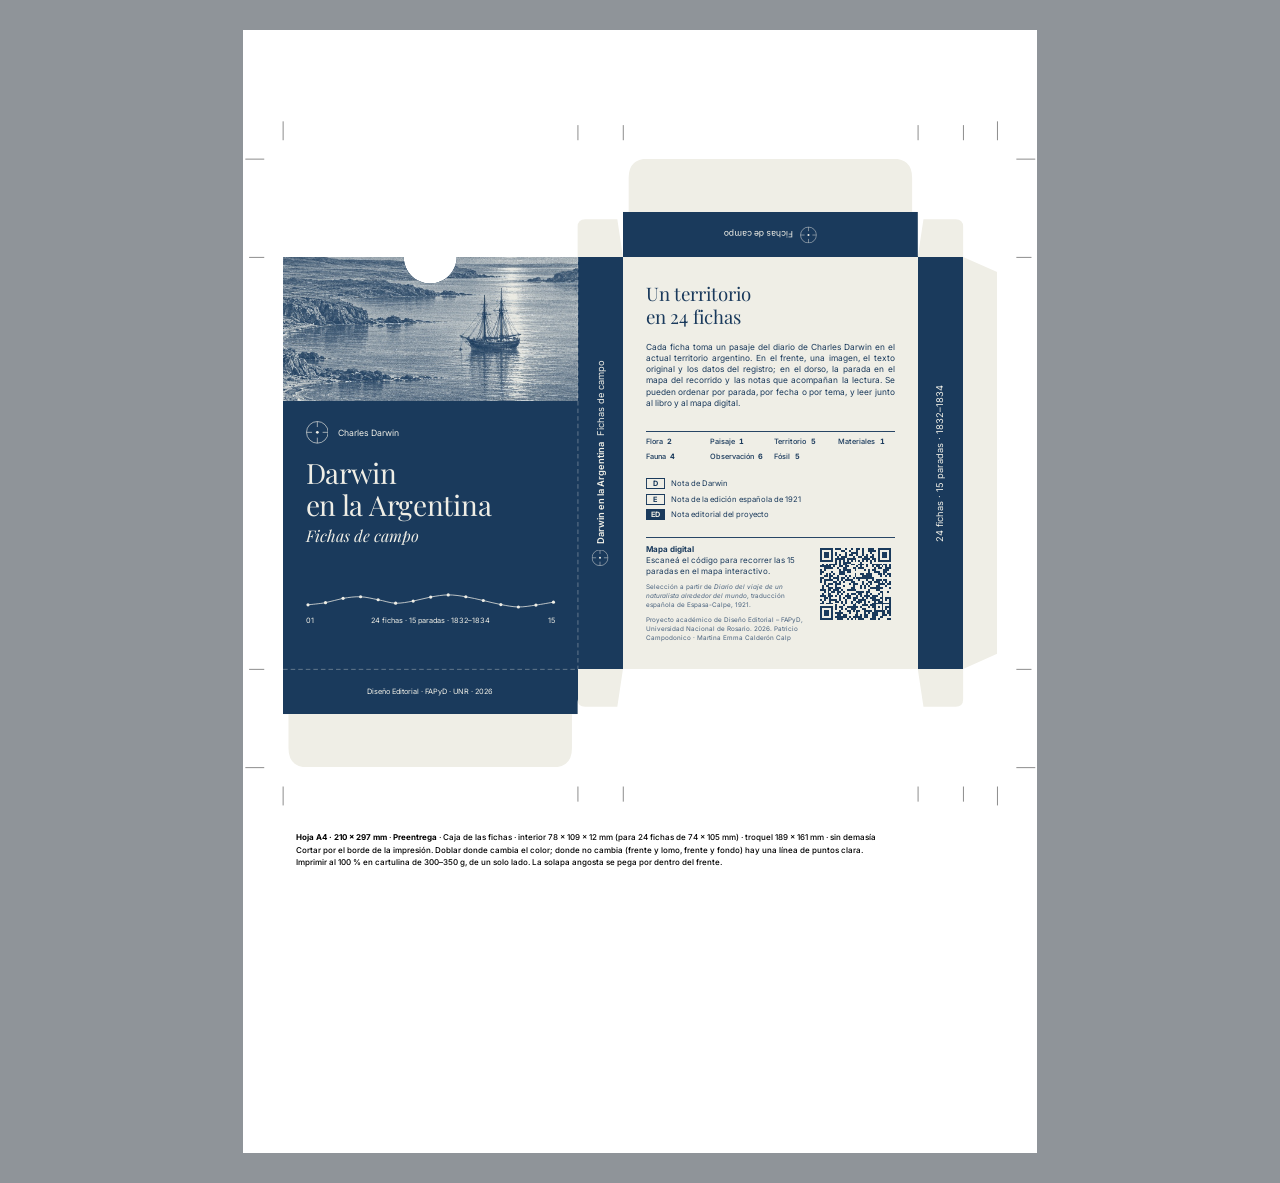
<file: caja-preentrega.html>
<!doctype html>
<!-- GENERADO por caja.mjs — no editar a mano. -->
<html lang="es">
<head>
<meta charset="utf-8">
<meta name="viewport" content="width=800">
<title>Darwin en la Argentina — caja de las fichas</title>
<link rel="stylesheet" href="styles/fichas.css">
<style>@page { size: 210mm 297mm; margin: 0; } html, body { display: block; padding: 0; margin: 0; }
.hoja { position: relative; width: 210mm; height: 297mm; overflow: hidden; break-after: page; background: #fff; }
.troquel-arte { position: absolute; }
.arte { position: absolute; inset: 0; overflow: visible; }
.arte > div { position: absolute; box-sizing: border-box; }
.tinta--papel { background: var(--paper); }
.tinta--azul { background: var(--blue-deep); }
.tinta--imagen { background: url(assets/images/caja-san-julian.jpg) 50% 47% / cover no-repeat; }
.panel { color: var(--paper); font-family: var(--font-ui); font-kerning: normal; font-synthesis: none; }
.panel p, .panel h1, .panel h2, .panel dl, .panel dd { margin: 0; font-weight: 400; }
.panel > * { position: absolute; }

/* Frente: la tapa del libro en vertical */
.panel--frente .marca { left: 6mm; top: 43.5mm; width: 6mm; height: 6mm; }
.f-autor { left: 14.5mm; top: 44.6mm; font-size: 6.5pt; font-weight: 500; line-height: 3.75mm; }
.f-titulo { left: 6mm; right: 5mm; top: 53mm; font-family: var(--font-display); font-size: 21pt; line-height: 8.4mm; letter-spacing: -0.01em; }
.f-sub { left: 6mm; top: 71.5mm; font-family: var(--font-display); font-style: italic; font-size: 12pt; line-height: 5mm; }
.panel--frente .ruta { left: 6mm; top: 89mm; }
.f-pie { left: 6mm; right: 6mm; top: 94.6mm; display: flex; justify-content: space-between; font-size: 5.5pt; font-weight: 500; line-height: 3mm; }
.ruta { display: block; overflow: visible; }
.ruta path { fill: none; stroke: currentColor; stroke-width: 0.2; }
.ruta circle { fill: currentColor; }

/* Dorso: papel, como la contratapa */
.panel--dorso { color: var(--blue-deep); }
.d-titulo { left: 6mm; right: 6mm; top: 7mm; font-family: var(--font-display); font-size: 14pt; line-height: 6mm; letter-spacing: -0.005em; }
.d-texto { left: 6mm; right: 6mm; top: 22.5mm; font-size: 6.25pt; line-height: 2.95mm; text-align: justify; hyphens: auto; }
.d-tipos { left: 6mm; right: 6mm; top: 46mm; display: grid; grid-template-columns: repeat(4, 1fr); gap: 1.4mm 2mm; padding-top: 1.6mm;
  background: linear-gradient(var(--blue-deep), var(--blue-deep)) top / 100% var(--rule-fine) no-repeat; }
.d-tipos div { display: flex; gap: 1.2mm; font-size: 5.5pt; line-height: 2.6mm; }
.d-tipos dt { font-weight: 500; } .d-tipos dd { font-weight: 700; font-variant-numeric: tabular-nums; }
.d-notas { left: 6mm; right: 6mm; top: 58.5mm; display: grid; gap: 1.1mm; }
.d-notas p { font-size: 5.75pt; line-height: 3mm; }
.panel--dorso .notetag { box-shadow: inset 0 0 0 var(--rule-fine) var(--blue-deep); color: var(--blue-deep); margin-right: 1.6mm; min-width: 4mm; }
.panel--dorso .notetag--ed { background: var(--blue-deep); color: var(--paper); }
.d-pie { left: 6mm; right: 6mm; top: 74mm; bottom: 6mm; display: grid; grid-template-columns: 1fr 21mm; column-gap: 3mm; padding-top: 2mm;
  background: linear-gradient(var(--blue-deep), var(--blue-deep)) top / 100% var(--rule-fine) no-repeat; }
.d-pie > div { display: flex; flex-direction: column; gap: 1.6mm; }
.d-qr-rotulo { font-size: 6pt; line-height: 2.9mm; }
.d-qr-rotulo b { display: block; font-weight: 700; }
.d-creditos { font-size: 4.75pt; line-height: 2.35mm; color: var(--blue-80); }
.d-qr { width: 21mm; height: 21mm; display: block; align-self: start; }

/* Lomo y lateral: texto de abajo hacia arriba */
.lado-texto { left: 50%; top: 50%; width: 99mm; transform: translate(-50%, -50%) rotate(-90deg); display: flex; align-items: center; justify-content: center; gap: 1.6mm;
  font-size: 7pt; line-height: 4mm; white-space: nowrap; }
.lado-texto b { font-weight: 600; }
.lado-texto span { font-weight: 400; }
.lado-texto .marca { position: static; width: 4.4mm; height: 4.4mm; }

/* Tapas */
.tapa-texto { inset: 0; display: flex; align-items: center; justify-content: center; gap: 1.8mm; transform: rotate(180deg); font-size: 6.5pt; font-weight: 600; }
.tapa-texto .marca { position: static; width: 4.4mm; height: 4.4mm; }
.tapa-texto--fondo { transform: none; font-size: 5.5pt; font-weight: 500; }

/* Troquel: corte continuo, pliegue a trazos (solo en la hoja guía) */
.troquel { position: absolute; overflow: visible; }
.t-corte { fill: none; stroke: #E6007E; stroke-width: 0.2; }
.t-pliegue { fill: none; stroke: #E6007E; stroke-width: 0.2; stroke-dasharray: 1.2 0.8; }
.t-rotulo text { font: 500 1.3px Inter, Arial, sans-serif; fill: #9a9a9a; text-anchor: middle; }
.t-marcas path { fill: none; stroke: #000; stroke-width: 0.12; }
.hoja__rotulo { position: absolute; left: 14mm; right: 14mm; margin: 0; font: 500 6pt/3.2mm Inter, Arial, sans-serif; color: #000; }
.hoja__rotulo b { font-weight: 700; }
.leyenda { display: inline-flex; align-items: center; gap: 1mm; margin-right: 4mm; }
.leyenda i { display: inline-block; width: 6mm; border-top: 0.25mm solid #E6007E; }
.leyenda i.p { border-top-style: dashed; }
@media screen { body { background: #8f9499; } .hoja { margin: 8mm auto; } }
</style>
</head>
<body>
<div class="hoja"><div class="troquel-arte" style="left:10.5mm;top:34mm;width:189mm;height:161mm">
<div class="arte" style="clip-path:path('M0.00 98.27H120.94C120.94 112.88 132.79 124.72 147.40 124.72C162.01 124.72 173.86 112.88 173.86 98.27H294.80V68.03Q294.80 60.47 302.36 60.47H334.49L340.16 98.27V52.91H345.83V18.90Q345.83 0.00 364.72 0.00H610.39Q629.29 0.00 629.29 18.90V52.91H634.96V98.27L640.63 60.47H672.76Q680.31 60.47 680.31 68.03V98.27L714.33 113.39V495.12L680.31 510.24V540.47Q680.31 548.03 672.76 548.03H640.63L634.96 510.24H340.16L334.49 548.03H302.36Q294.80 548.03 294.80 540.47V510.24V555.59H289.13V589.61Q289.13 608.50 270.24 608.50H24.57Q5.67 608.50 5.67 589.61V555.59H0.00Z')"><div class="tinta tinta--papel" style="left:0mm;top:0mm;width:189mm;height:161mm;"></div><div class="tinta tinta--papel" style="left:90mm;top:26mm;width:78mm;height:109mm;"></div><div class="tinta tinta--azul" style="left:0mm;top:26mm;width:78mm;height:109mm;"></div><div class="tinta tinta--imagen" style="left:0mm;top:26mm;width:78mm;height:38mm;"></div><div class="tinta tinta--azul" style="left:0mm;top:135mm;width:78mm;height:12mm;"></div><div class="tinta tinta--azul" style="left:78mm;top:26mm;width:12mm;height:109mm;"></div><div class="tinta tinta--azul" style="left:168mm;top:26mm;width:12mm;height:109mm;"></div><div class="tinta tinta--azul" style="left:90mm;top:14mm;width:78mm;height:12mm;"></div><div class="panel panel--frente" style="left:0mm;top:26mm;width:78mm;height:109mm;">
  <svg class="marca" viewBox="0 0 9 9" aria-hidden="true"><circle cx="4.5" cy="4.5" r="4.3"/><path d="M4.5 0.2V2.4M4.5 6.6V8.8M0.2 4.5H2.4M6.6 4.5H8.8"/><circle class="marca__punto" cx="4.5" cy="4.5" r="0.55"/></svg>
  <p class="f-autor">Charles Darwin</p>
  <h1 class="f-titulo">Darwin<br>en la Argentina</h1>
  <p class="f-sub">Fichas de campo</p>
  <svg class="ruta" viewBox="0 0 66 4.2" style="width:66mm;height:4.2mm" aria-hidden="true"><path d="M0.50 3.13C1.27 3.04 3.59 2.85 5.14 2.56C6.69 2.28 8.24 1.69 9.79 1.42C11.34 1.16 12.88 0.94 14.43 1.00C15.98 1.06 17.52 1.50 19.07 1.78C20.62 2.06 22.16 2.65 23.71 2.70C25.26 2.76 26.81 2.41 28.36 2.14C29.91 1.86 31.45 1.34 33.00 1.07C34.55 0.80 36.09 0.51 37.64 0.50C39.19 0.49 40.74 0.75 42.29 1.00C43.84 1.25 45.38 1.65 46.93 1.99C48.48 2.34 50.02 2.78 51.57 3.06C53.12 3.34 54.66 3.68 56.21 3.70C57.76 3.72 59.31 3.42 60.86 3.20C62.41 2.99 64.73 2.55 65.50 2.42"/><circle cx="0.50" cy="3.13" r="0.42"/><circle cx="5.14" cy="2.56" r="0.42"/><circle cx="9.79" cy="1.42" r="0.42"/><circle cx="14.43" cy="1.00" r="0.42"/><circle cx="19.07" cy="1.78" r="0.42"/><circle cx="23.71" cy="2.70" r="0.42"/><circle cx="28.36" cy="2.14" r="0.42"/><circle cx="33.00" cy="1.07" r="0.42"/><circle cx="37.64" cy="0.50" r="0.42"/><circle cx="42.29" cy="1.00" r="0.42"/><circle cx="46.93" cy="1.99" r="0.42"/><circle cx="51.57" cy="3.06" r="0.42"/><circle cx="56.21" cy="3.70" r="0.42"/><circle cx="60.86" cy="3.20" r="0.42"/><circle cx="65.50" cy="2.42" r="0.42"/></svg>
  <p class="f-pie"><span>01</span><span>24 fichas · 15 paradas · 1832–1834</span><span>15</span></p></div><div class="panel panel--lado" style="left:78mm;top:26mm;width:12mm;height:109mm;"><p class="lado-texto"><svg class="marca" viewBox="0 0 9 9" aria-hidden="true"><circle cx="4.5" cy="4.5" r="4.3"/><path d="M4.5 0.2V2.4M4.5 6.6V8.8M0.2 4.5H2.4M6.6 4.5H8.8"/><circle class="marca__punto" cx="4.5" cy="4.5" r="0.55"/></svg><b>Darwin en la Argentina</b><span>Fichas de campo</span></p></div><div class="panel panel--dorso" style="left:90mm;top:26mm;width:78mm;height:109mm;">
  <h2 class="d-titulo">Un territorio<br>en 24 fichas</h2>
  <p class="d-texto">Cada ficha toma un pasaje del diario de Charles Darwin en el actual territorio argentino. En el frente, una imagen, el texto original y los datos del registro; en el dorso, la parada en el mapa del recorrido y las notas que acompañan la lectura. Se pueden ordenar por parada, por fecha o por tema, y leer junto al libro y al mapa digital.</p>
  <dl class="d-tipos"><div><dt>Flora</dt><dd>2</dd></div><div><dt>Paisaje</dt><dd>1</dd></div><div><dt>Territorio</dt><dd>5</dd></div><div><dt>Materiales</dt><dd>1</dd></div><div><dt>Fauna</dt><dd>4</dd></div><div><dt>Observación</dt><dd>6</dd></div><div><dt>Fósil</dt><dd>5</dd></div></dl>
  <div class="d-notas">
    <p><span class="notetag">D</span>Nota de Darwin</p>
    <p><span class="notetag">E</span>Nota de la edición española de 1921</p>
    <p><span class="notetag notetag--ed">ED</span>Nota editorial del proyecto</p>
  </div>
  <div class="d-pie">
    <div>
      <p class="d-qr-rotulo"><b>Mapa digital</b>Escaneá el código para recorrer las 15 paradas en el mapa interactivo.</p>
      <p class="d-creditos">Selección a partir de <i>Diario del viaje de un naturalista alrededor del mundo</i>, traducción española de Espasa-Calpe, 1921.</p>
      <p class="d-creditos">Proyecto académico de Diseño Editorial – FAPyD, Universidad Nacional de Rosario. 2026. Patricio Campodonico · Martina Emma Calderón Calp</p>
    </div>
    <img class="d-qr" src="assets/images/qr-mapa-digital.svg" alt="Código QR: enlace al mapa digital">
  </div></div><div class="panel panel--lado" style="left:168mm;top:26mm;width:12mm;height:109mm;"><p class="lado-texto"><span>24 fichas · 15 paradas · 1832–1834</span></p></div><div class="panel panel--tapa" style="left:90mm;top:14mm;width:78mm;height:12mm;"><p class="tapa-texto"><svg class="marca" viewBox="0 0 9 9" aria-hidden="true"><circle cx="4.5" cy="4.5" r="4.3"/><path d="M4.5 0.2V2.4M4.5 6.6V8.8M0.2 4.5H2.4M6.6 4.5H8.8"/><circle class="marca__punto" cx="4.5" cy="4.5" r="0.55"/></svg><span>Fichas de campo</span></p></div><div class="panel panel--tapa" style="left:0mm;top:135mm;width:78mm;height:12mm;"><p class="tapa-texto tapa-texto--fondo"><span>Diseño Editorial · FAPyD · UNR · 2026</span></p></div></div>
<svg class="troquel troquel--guia" viewBox="-13 -13 215 187" style="left:-13mm;top:-13mm;width:215mm;height:187mm" aria-hidden="true">
<path fill="none" stroke="#EFEEE6" stroke-opacity="0.6" stroke-width="0.15" stroke-dasharray="1.2 0.8" d="M78 26V135M0 135H78"/>


<g class="t-marcas"><path fill="none" stroke="#000" stroke-width="0.12" d="M0 -5V-10M-5 0H-10M0 166V171M-5 161H-10M189 -5V-10M194 0H199M189 166V171M194 161H199M78 -5V-9M78 166V170M90 -5V-9M90 166V170M168 -5V-9M168 166V170M180 -5V-9M180 166V170M-5 26H-9M194 26H198M-5 135H-9M194 135H198"/></g>
</svg>
</div><p class="hoja__rotulo" style="top:212mm"><b>Hoja A4 · 210 × 297 mm</b> · <b>Preentrega</b> · Caja de las fichas · interior 78 × 109 × 12 mm (para 24 fichas de 74 × 105 mm) · troquel 189 × 161 mm · sin demasía<br>Cortar por el borde de la impresión. Doblar donde cambia el color; donde no cambia (frente y lomo, frente y fondo) hay una línea de puntos clara.<br>Imprimir al 100 % en cartulina de 300–350 g, de un solo lado. La solapa angosta se pega por dentro del frente.</p></div>
</body>
</html>
</file>
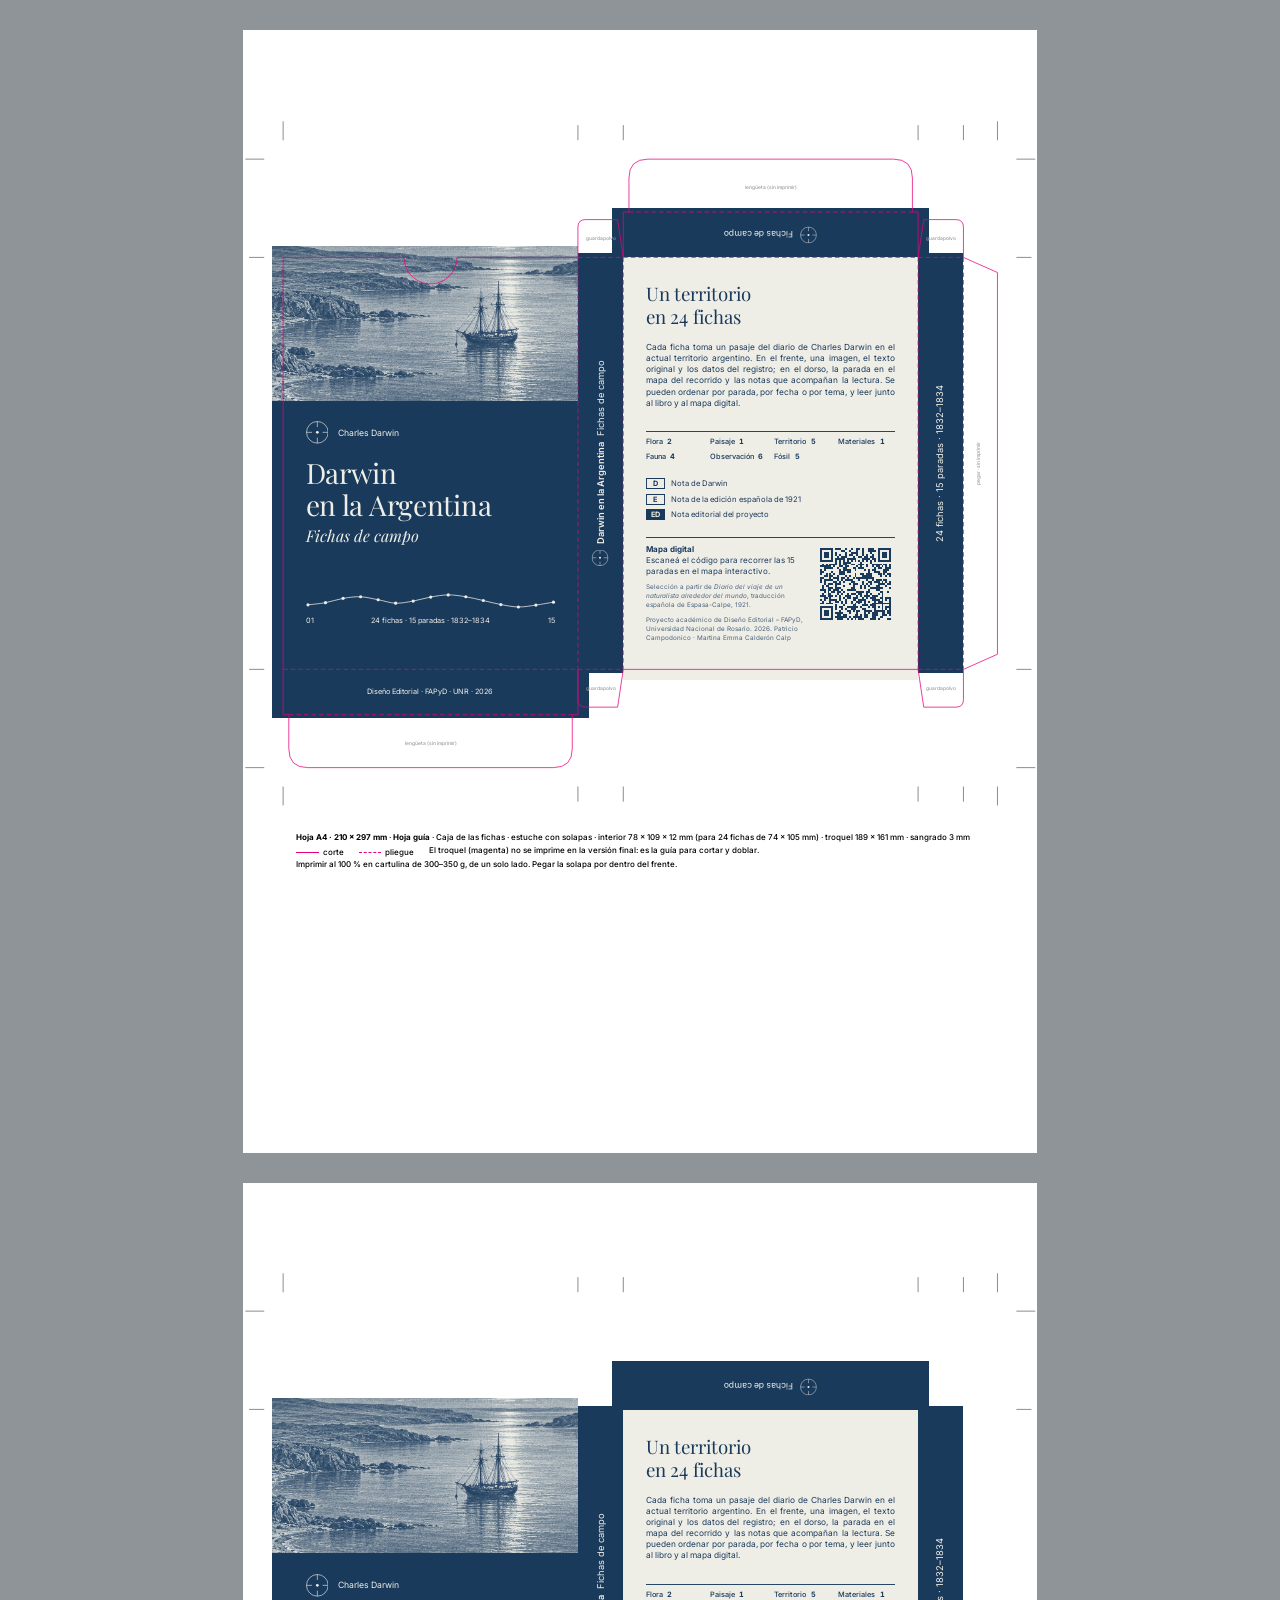
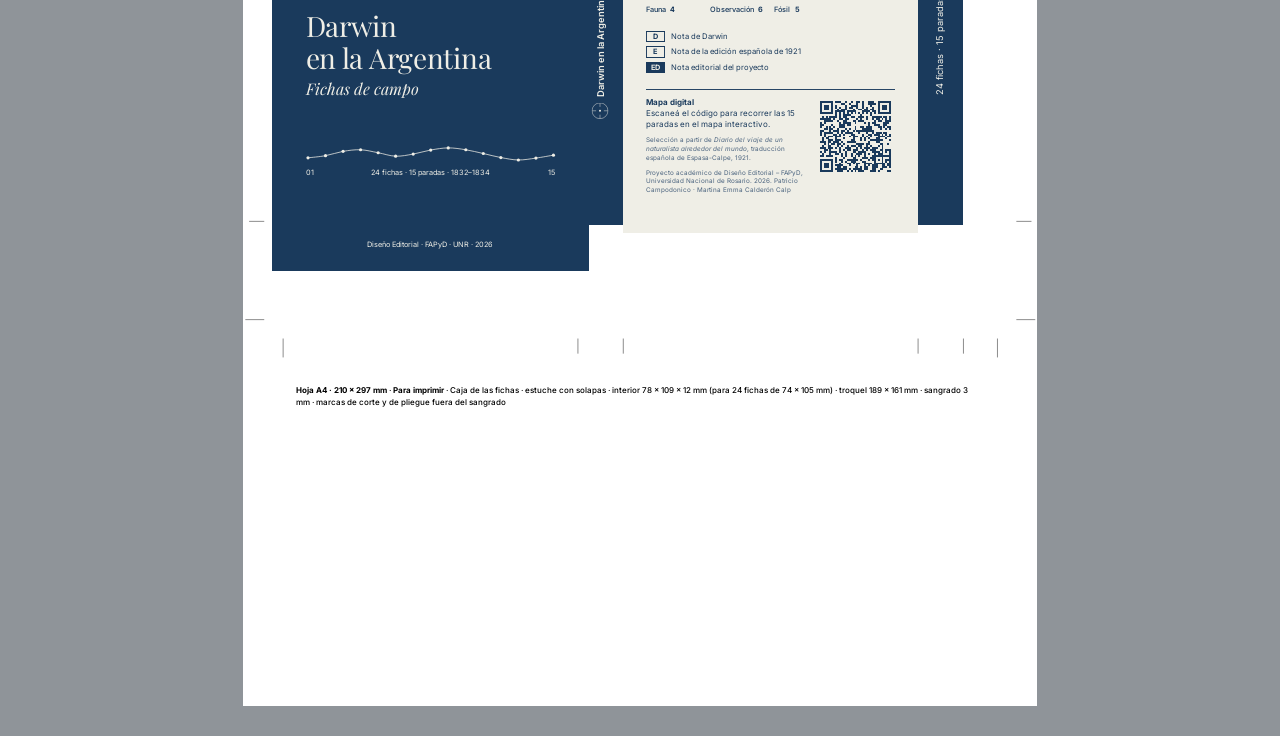
<file: caja.html>
<!doctype html>
<!-- GENERADO por caja.mjs — no editar a mano. -->
<html lang="es">
<head>
<meta charset="utf-8">
<meta name="viewport" content="width=800">
<title>Darwin en la Argentina — caja de las fichas</title>
<link rel="stylesheet" href="styles/fichas.css">
<style>@page { size: 210mm 297mm; margin: 0; } html, body { display: block; padding: 0; margin: 0; }
.hoja { position: relative; width: 210mm; height: 297mm; overflow: hidden; break-after: page; background: #fff; }
.troquel-arte { position: absolute; }
.arte { position: absolute; inset: 0; overflow: visible; }
.arte > div { position: absolute; box-sizing: border-box; }
.tinta--papel { background: var(--paper); }
.tinta--azul { background: var(--blue-deep); }
.tinta--imagen { background: url(assets/images/caja-san-julian.jpg) 50% 47% / cover no-repeat; }
.panel { color: var(--paper); font-family: var(--font-ui); font-kerning: normal; font-synthesis: none; }
.panel p, .panel h1, .panel h2, .panel dl, .panel dd { margin: 0; font-weight: 400; }
.panel > * { position: absolute; }

/* Frente: la tapa del libro en vertical */
.panel--frente .marca { left: 6mm; top: 43.5mm; width: 6mm; height: 6mm; }
.f-autor { left: 14.5mm; top: 44.6mm; font-size: 6.5pt; font-weight: 500; line-height: 3.75mm; }
.f-titulo { left: 6mm; right: 5mm; top: 53mm; font-family: var(--font-display); font-size: 21pt; line-height: 8.4mm; letter-spacing: -0.01em; }
.f-sub { left: 6mm; top: 71.5mm; font-family: var(--font-display); font-style: italic; font-size: 12pt; line-height: 5mm; }
.panel--frente .ruta { left: 6mm; top: 89mm; }
.f-pie { left: 6mm; right: 6mm; top: 94.6mm; display: flex; justify-content: space-between; font-size: 5.5pt; font-weight: 500; line-height: 3mm; }
.ruta { display: block; overflow: visible; }
.ruta path { fill: none; stroke: currentColor; stroke-width: 0.2; }
.ruta circle { fill: currentColor; }

/* Dorso: papel, como la contratapa */
.panel--dorso { color: var(--blue-deep); }
.d-titulo { left: 6mm; right: 6mm; top: 7mm; font-family: var(--font-display); font-size: 14pt; line-height: 6mm; letter-spacing: -0.005em; }
.d-texto { left: 6mm; right: 6mm; top: 22.5mm; font-size: 6.25pt; line-height: 2.95mm; text-align: justify; hyphens: auto; }
.d-tipos { left: 6mm; right: 6mm; top: 46mm; display: grid; grid-template-columns: repeat(4, 1fr); gap: 1.4mm 2mm; padding-top: 1.6mm;
  background: linear-gradient(var(--blue-deep), var(--blue-deep)) top / 100% var(--rule-fine) no-repeat; }
.d-tipos div { display: flex; gap: 1.2mm; font-size: 5.5pt; line-height: 2.6mm; }
.d-tipos dt { font-weight: 500; } .d-tipos dd { font-weight: 700; font-variant-numeric: tabular-nums; }
.d-notas { left: 6mm; right: 6mm; top: 58.5mm; display: grid; gap: 1.1mm; }
.d-notas p { font-size: 5.75pt; line-height: 3mm; }
.panel--dorso .notetag { box-shadow: inset 0 0 0 var(--rule-fine) var(--blue-deep); color: var(--blue-deep); margin-right: 1.6mm; min-width: 4mm; }
.panel--dorso .notetag--ed { background: var(--blue-deep); color: var(--paper); }
.d-pie { left: 6mm; right: 6mm; top: 74mm; bottom: 6mm; display: grid; grid-template-columns: 1fr 21mm; column-gap: 3mm; padding-top: 2mm;
  background: linear-gradient(var(--blue-deep), var(--blue-deep)) top / 100% var(--rule-fine) no-repeat; }
.d-pie > div { display: flex; flex-direction: column; gap: 1.6mm; }
.d-qr-rotulo { font-size: 6pt; line-height: 2.9mm; }
.d-qr-rotulo b { display: block; font-weight: 700; }
.d-creditos { font-size: 4.75pt; line-height: 2.35mm; color: var(--blue-80); }
.d-qr { width: 21mm; height: 21mm; display: block; align-self: start; }

/* Lomo y lateral: texto de abajo hacia arriba */
.lado-texto { left: 50%; top: 50%; width: 99mm; transform: translate(-50%, -50%) rotate(-90deg); display: flex; align-items: center; justify-content: center; gap: 1.6mm;
  font-size: 7pt; line-height: 4mm; white-space: nowrap; }
.lado-texto b { font-weight: 600; }
.lado-texto span { font-weight: 400; }
.lado-texto .marca { position: static; width: 4.4mm; height: 4.4mm; }

/* Tapas */
.tapa-texto { inset: 0; display: flex; align-items: center; justify-content: center; gap: 1.8mm; transform: rotate(180deg); font-size: 6.5pt; font-weight: 600; }
.tapa-texto .marca { position: static; width: 4.4mm; height: 4.4mm; }
.tapa-texto--fondo { transform: none; font-size: 5.5pt; font-weight: 500; }

/* Troquel: corte continuo, pliegue a trazos (solo en la hoja guía) */
.troquel { position: absolute; overflow: visible; }
.t-corte { fill: none; stroke: #E6007E; stroke-width: 0.2; }
.t-pliegue { fill: none; stroke: #E6007E; stroke-width: 0.2; stroke-dasharray: 1.2 0.8; }
.t-rotulo text { font: 500 1.3px Inter, Arial, sans-serif; fill: #9a9a9a; text-anchor: middle; }
.t-marcas path { fill: none; stroke: #000; stroke-width: 0.12; }
.hoja__rotulo { position: absolute; left: 14mm; right: 14mm; margin: 0; font: 500 6pt/3.2mm Inter, Arial, sans-serif; color: #000; }
.hoja__rotulo b { font-weight: 700; }
.leyenda { display: inline-flex; align-items: center; gap: 1mm; margin-right: 4mm; }
.leyenda i { display: inline-block; width: 6mm; border-top: 0.25mm solid #E6007E; }
.leyenda i.p { border-top-style: dashed; }
@media screen { body { background: #8f9499; } .hoja { margin: 8mm auto; } }
</style>
</head>
<body>
<div class="hoja"><div class="troquel-arte" style="left:10.5mm;top:34mm;width:189mm;height:161mm">
<div class="arte"><div class="tinta tinta--papel" style="left:90mm;top:26mm;width:78mm;height:112mm;"></div><div class="tinta tinta--azul" style="left:-3mm;top:23mm;width:81mm;height:112mm;"></div><div class="tinta tinta--imagen" style="left:-3mm;top:23mm;width:81mm;height:41mm;"></div><div class="tinta tinta--azul" style="left:-3mm;top:135mm;width:84mm;height:13mm;"></div><div class="tinta tinta--azul" style="left:78mm;top:25mm;width:12mm;height:111mm;"></div><div class="tinta tinta--azul" style="left:168mm;top:25mm;width:12mm;height:111mm;"></div><div class="tinta tinta--azul" style="left:87mm;top:13mm;width:84mm;height:13mm;"></div><div class="panel panel--frente" style="left:0mm;top:26mm;width:78mm;height:109mm;">
  <svg class="marca" viewBox="0 0 9 9" aria-hidden="true"><circle cx="4.5" cy="4.5" r="4.3"/><path d="M4.5 0.2V2.4M4.5 6.6V8.8M0.2 4.5H2.4M6.6 4.5H8.8"/><circle class="marca__punto" cx="4.5" cy="4.5" r="0.55"/></svg>
  <p class="f-autor">Charles Darwin</p>
  <h1 class="f-titulo">Darwin<br>en la Argentina</h1>
  <p class="f-sub">Fichas de campo</p>
  <svg class="ruta" viewBox="0 0 66 4.2" style="width:66mm;height:4.2mm" aria-hidden="true"><path d="M0.50 3.13C1.27 3.04 3.59 2.85 5.14 2.56C6.69 2.28 8.24 1.69 9.79 1.42C11.34 1.16 12.88 0.94 14.43 1.00C15.98 1.06 17.52 1.50 19.07 1.78C20.62 2.06 22.16 2.65 23.71 2.70C25.26 2.76 26.81 2.41 28.36 2.14C29.91 1.86 31.45 1.34 33.00 1.07C34.55 0.80 36.09 0.51 37.64 0.50C39.19 0.49 40.74 0.75 42.29 1.00C43.84 1.25 45.38 1.65 46.93 1.99C48.48 2.34 50.02 2.78 51.57 3.06C53.12 3.34 54.66 3.68 56.21 3.70C57.76 3.72 59.31 3.42 60.86 3.20C62.41 2.99 64.73 2.55 65.50 2.42"/><circle cx="0.50" cy="3.13" r="0.42"/><circle cx="5.14" cy="2.56" r="0.42"/><circle cx="9.79" cy="1.42" r="0.42"/><circle cx="14.43" cy="1.00" r="0.42"/><circle cx="19.07" cy="1.78" r="0.42"/><circle cx="23.71" cy="2.70" r="0.42"/><circle cx="28.36" cy="2.14" r="0.42"/><circle cx="33.00" cy="1.07" r="0.42"/><circle cx="37.64" cy="0.50" r="0.42"/><circle cx="42.29" cy="1.00" r="0.42"/><circle cx="46.93" cy="1.99" r="0.42"/><circle cx="51.57" cy="3.06" r="0.42"/><circle cx="56.21" cy="3.70" r="0.42"/><circle cx="60.86" cy="3.20" r="0.42"/><circle cx="65.50" cy="2.42" r="0.42"/></svg>
  <p class="f-pie"><span>01</span><span>24 fichas · 15 paradas · 1832–1834</span><span>15</span></p></div><div class="panel panel--lado" style="left:78mm;top:26mm;width:12mm;height:109mm;"><p class="lado-texto"><svg class="marca" viewBox="0 0 9 9" aria-hidden="true"><circle cx="4.5" cy="4.5" r="4.3"/><path d="M4.5 0.2V2.4M4.5 6.6V8.8M0.2 4.5H2.4M6.6 4.5H8.8"/><circle class="marca__punto" cx="4.5" cy="4.5" r="0.55"/></svg><b>Darwin en la Argentina</b><span>Fichas de campo</span></p></div><div class="panel panel--dorso" style="left:90mm;top:26mm;width:78mm;height:109mm;">
  <h2 class="d-titulo">Un territorio<br>en 24 fichas</h2>
  <p class="d-texto">Cada ficha toma un pasaje del diario de Charles Darwin en el actual territorio argentino. En el frente, una imagen, el texto original y los datos del registro; en el dorso, la parada en el mapa del recorrido y las notas que acompañan la lectura. Se pueden ordenar por parada, por fecha o por tema, y leer junto al libro y al mapa digital.</p>
  <dl class="d-tipos"><div><dt>Flora</dt><dd>2</dd></div><div><dt>Paisaje</dt><dd>1</dd></div><div><dt>Territorio</dt><dd>5</dd></div><div><dt>Materiales</dt><dd>1</dd></div><div><dt>Fauna</dt><dd>4</dd></div><div><dt>Observación</dt><dd>6</dd></div><div><dt>Fósil</dt><dd>5</dd></div></dl>
  <div class="d-notas">
    <p><span class="notetag">D</span>Nota de Darwin</p>
    <p><span class="notetag">E</span>Nota de la edición española de 1921</p>
    <p><span class="notetag notetag--ed">ED</span>Nota editorial del proyecto</p>
  </div>
  <div class="d-pie">
    <div>
      <p class="d-qr-rotulo"><b>Mapa digital</b>Escaneá el código para recorrer las 15 paradas en el mapa interactivo.</p>
      <p class="d-creditos">Selección a partir de <i>Diario del viaje de un naturalista alrededor del mundo</i>, traducción española de Espasa-Calpe, 1921.</p>
      <p class="d-creditos">Proyecto académico de Diseño Editorial – FAPyD, Universidad Nacional de Rosario. 2026. Patricio Campodonico · Martina Emma Calderón Calp</p>
    </div>
    <img class="d-qr" src="assets/images/qr-mapa-digital.svg" alt="Código QR: enlace al mapa digital">
  </div></div><div class="panel panel--lado" style="left:168mm;top:26mm;width:12mm;height:109mm;"><p class="lado-texto"><span>24 fichas · 15 paradas · 1832–1834</span></p></div><div class="panel panel--tapa" style="left:90mm;top:14mm;width:78mm;height:12mm;"><p class="tapa-texto"><svg class="marca" viewBox="0 0 9 9" aria-hidden="true"><circle cx="4.5" cy="4.5" r="4.3"/><path d="M4.5 0.2V2.4M4.5 6.6V8.8M0.2 4.5H2.4M6.6 4.5H8.8"/><circle class="marca__punto" cx="4.5" cy="4.5" r="0.55"/></svg><span>Fichas de campo</span></p></div><div class="panel panel--tapa" style="left:0mm;top:135mm;width:78mm;height:12mm;"><p class="tapa-texto tapa-texto--fondo"><span>Diseño Editorial · FAPyD · UNR · 2026</span></p></div></div>
<svg class="troquel troquel--guia" viewBox="-13 -13 215 187" style="left:-13mm;top:-13mm;width:215mm;height:187mm" aria-hidden="true">


<path class="t-corte" d="M0 26H32C32 29.8661 35.1339 33 39 33C42.8661 33 46 29.8661 46 26H78V18Q78 16 80 16H88.5L90 26V14H91.5V5Q91.5 0 96.5 0H161.5Q166.5 0 166.5 5V14H168V26L169.5 16H178Q180 16 180 18V26L189 30V131L180 135V143Q180 145 178 145H169.5L168 135H90L88.5 145H80Q78 145 78 143V135V147H76.5V156Q76.5 161 71.5 161H6.5Q1.5 161 1.5 156V147H0Z"/><path class="t-pliegue" d="M78 26V135M90 26V135M168 26V135M180 26V135M90 26H168M91.5 14H166.5M78 26H90M168 26H180M0 135H78M1.5 147H76.5M78 135H90M168 135H180"/>
<g class="t-rotulo"><text x="84" y="21.5">guardapolvo</text><text x="174" y="21.5">guardapolvo</text><text x="84" y="140.5">guardapolvo</text><text x="174" y="140.5">guardapolvo</text><text x="129" y="8">lengüeta (sin imprimir)</text><text x="39" y="155">lengüeta (sin imprimir)</text><text x="184.5" y="80.5" transform="rotate(-90 184.5 80.5)">pegar · sin imprimir</text></g>
<g class="t-marcas"><path fill="none" stroke="#000" stroke-width="0.12" d="M0 -5V-10M-5 0H-10M0 166V171M-5 161H-10M189 -5V-10M194 0H199M189 166V171M194 161H199M78 -5V-9M78 166V170M90 -5V-9M90 166V170M168 -5V-9M168 166V170M180 -5V-9M180 166V170M-5 26H-9M194 26H198M-5 135H-9M194 135H198"/></g>
</svg>
</div><p class="hoja__rotulo" style="top:212mm"><b>Hoja A4 · 210 × 297 mm</b> · <b>Hoja guía</b> · Caja de las fichas · estuche con solapas · interior 78 × 109 × 12 mm (para 24 fichas de 74 × 105 mm) · troquel 189 × 161 mm · sangrado 3 mm<br><span class="leyenda"><i></i>corte</span><span class="leyenda"><i class="p"></i>pliegue</span>El troquel (magenta) no se imprime en la versión final: es la guía para cortar y doblar.<br>Imprimir al 100 % en cartulina de 300–350 g, de un solo lado. Pegar la solapa por dentro del frente.</p></div>
<div class="hoja"><div class="troquel-arte" style="left:10.5mm;top:34mm;width:189mm;height:161mm">
<div class="arte"><div class="tinta tinta--papel" style="left:90mm;top:26mm;width:78mm;height:112mm;"></div><div class="tinta tinta--azul" style="left:-3mm;top:23mm;width:81mm;height:112mm;"></div><div class="tinta tinta--imagen" style="left:-3mm;top:23mm;width:81mm;height:41mm;"></div><div class="tinta tinta--azul" style="left:-3mm;top:135mm;width:84mm;height:13mm;"></div><div class="tinta tinta--azul" style="left:78mm;top:25mm;width:12mm;height:111mm;"></div><div class="tinta tinta--azul" style="left:168mm;top:25mm;width:12mm;height:111mm;"></div><div class="tinta tinta--azul" style="left:87mm;top:13mm;width:84mm;height:13mm;"></div><div class="panel panel--frente" style="left:0mm;top:26mm;width:78mm;height:109mm;">
  <svg class="marca" viewBox="0 0 9 9" aria-hidden="true"><circle cx="4.5" cy="4.5" r="4.3"/><path d="M4.5 0.2V2.4M4.5 6.6V8.8M0.2 4.5H2.4M6.6 4.5H8.8"/><circle class="marca__punto" cx="4.5" cy="4.5" r="0.55"/></svg>
  <p class="f-autor">Charles Darwin</p>
  <h1 class="f-titulo">Darwin<br>en la Argentina</h1>
  <p class="f-sub">Fichas de campo</p>
  <svg class="ruta" viewBox="0 0 66 4.2" style="width:66mm;height:4.2mm" aria-hidden="true"><path d="M0.50 3.13C1.27 3.04 3.59 2.85 5.14 2.56C6.69 2.28 8.24 1.69 9.79 1.42C11.34 1.16 12.88 0.94 14.43 1.00C15.98 1.06 17.52 1.50 19.07 1.78C20.62 2.06 22.16 2.65 23.71 2.70C25.26 2.76 26.81 2.41 28.36 2.14C29.91 1.86 31.45 1.34 33.00 1.07C34.55 0.80 36.09 0.51 37.64 0.50C39.19 0.49 40.74 0.75 42.29 1.00C43.84 1.25 45.38 1.65 46.93 1.99C48.48 2.34 50.02 2.78 51.57 3.06C53.12 3.34 54.66 3.68 56.21 3.70C57.76 3.72 59.31 3.42 60.86 3.20C62.41 2.99 64.73 2.55 65.50 2.42"/><circle cx="0.50" cy="3.13" r="0.42"/><circle cx="5.14" cy="2.56" r="0.42"/><circle cx="9.79" cy="1.42" r="0.42"/><circle cx="14.43" cy="1.00" r="0.42"/><circle cx="19.07" cy="1.78" r="0.42"/><circle cx="23.71" cy="2.70" r="0.42"/><circle cx="28.36" cy="2.14" r="0.42"/><circle cx="33.00" cy="1.07" r="0.42"/><circle cx="37.64" cy="0.50" r="0.42"/><circle cx="42.29" cy="1.00" r="0.42"/><circle cx="46.93" cy="1.99" r="0.42"/><circle cx="51.57" cy="3.06" r="0.42"/><circle cx="56.21" cy="3.70" r="0.42"/><circle cx="60.86" cy="3.20" r="0.42"/><circle cx="65.50" cy="2.42" r="0.42"/></svg>
  <p class="f-pie"><span>01</span><span>24 fichas · 15 paradas · 1832–1834</span><span>15</span></p></div><div class="panel panel--lado" style="left:78mm;top:26mm;width:12mm;height:109mm;"><p class="lado-texto"><svg class="marca" viewBox="0 0 9 9" aria-hidden="true"><circle cx="4.5" cy="4.5" r="4.3"/><path d="M4.5 0.2V2.4M4.5 6.6V8.8M0.2 4.5H2.4M6.6 4.5H8.8"/><circle class="marca__punto" cx="4.5" cy="4.5" r="0.55"/></svg><b>Darwin en la Argentina</b><span>Fichas de campo</span></p></div><div class="panel panel--dorso" style="left:90mm;top:26mm;width:78mm;height:109mm;">
  <h2 class="d-titulo">Un territorio<br>en 24 fichas</h2>
  <p class="d-texto">Cada ficha toma un pasaje del diario de Charles Darwin en el actual territorio argentino. En el frente, una imagen, el texto original y los datos del registro; en el dorso, la parada en el mapa del recorrido y las notas que acompañan la lectura. Se pueden ordenar por parada, por fecha o por tema, y leer junto al libro y al mapa digital.</p>
  <dl class="d-tipos"><div><dt>Flora</dt><dd>2</dd></div><div><dt>Paisaje</dt><dd>1</dd></div><div><dt>Territorio</dt><dd>5</dd></div><div><dt>Materiales</dt><dd>1</dd></div><div><dt>Fauna</dt><dd>4</dd></div><div><dt>Observación</dt><dd>6</dd></div><div><dt>Fósil</dt><dd>5</dd></div></dl>
  <div class="d-notas">
    <p><span class="notetag">D</span>Nota de Darwin</p>
    <p><span class="notetag">E</span>Nota de la edición española de 1921</p>
    <p><span class="notetag notetag--ed">ED</span>Nota editorial del proyecto</p>
  </div>
  <div class="d-pie">
    <div>
      <p class="d-qr-rotulo"><b>Mapa digital</b>Escaneá el código para recorrer las 15 paradas en el mapa interactivo.</p>
      <p class="d-creditos">Selección a partir de <i>Diario del viaje de un naturalista alrededor del mundo</i>, traducción española de Espasa-Calpe, 1921.</p>
      <p class="d-creditos">Proyecto académico de Diseño Editorial – FAPyD, Universidad Nacional de Rosario. 2026. Patricio Campodonico · Martina Emma Calderón Calp</p>
    </div>
    <img class="d-qr" src="assets/images/qr-mapa-digital.svg" alt="Código QR: enlace al mapa digital">
  </div></div><div class="panel panel--lado" style="left:168mm;top:26mm;width:12mm;height:109mm;"><p class="lado-texto"><span>24 fichas · 15 paradas · 1832–1834</span></p></div><div class="panel panel--tapa" style="left:90mm;top:14mm;width:78mm;height:12mm;"><p class="tapa-texto"><svg class="marca" viewBox="0 0 9 9" aria-hidden="true"><circle cx="4.5" cy="4.5" r="4.3"/><path d="M4.5 0.2V2.4M4.5 6.6V8.8M0.2 4.5H2.4M6.6 4.5H8.8"/><circle class="marca__punto" cx="4.5" cy="4.5" r="0.55"/></svg><span>Fichas de campo</span></p></div><div class="panel panel--tapa" style="left:0mm;top:135mm;width:78mm;height:12mm;"><p class="tapa-texto tapa-texto--fondo"><span>Diseño Editorial · FAPyD · UNR · 2026</span></p></div></div>
<svg class="troquel" viewBox="-13 -13 215 187" style="left:-13mm;top:-13mm;width:215mm;height:187mm" aria-hidden="true">



<g class="t-marcas"><path fill="none" stroke="#000" stroke-width="0.12" d="M0 -5V-10M-5 0H-10M0 166V171M-5 161H-10M189 -5V-10M194 0H199M189 166V171M194 161H199M78 -5V-9M78 166V170M90 -5V-9M90 166V170M168 -5V-9M168 166V170M180 -5V-9M180 166V170M-5 26H-9M194 26H198M-5 135H-9M194 135H198"/></g>
</svg>
</div><p class="hoja__rotulo" style="top:212mm"><b>Hoja A4 · 210 × 297 mm</b> · <b>Para imprimir</b> · Caja de las fichas · estuche con solapas · interior 78 × 109 × 12 mm (para 24 fichas de 74 × 105 mm) · troquel 189 × 161 mm · sangrado 3 mm · marcas de corte y de pliegue fuera del sangrado</p></div>
</body>
</html>
</file>
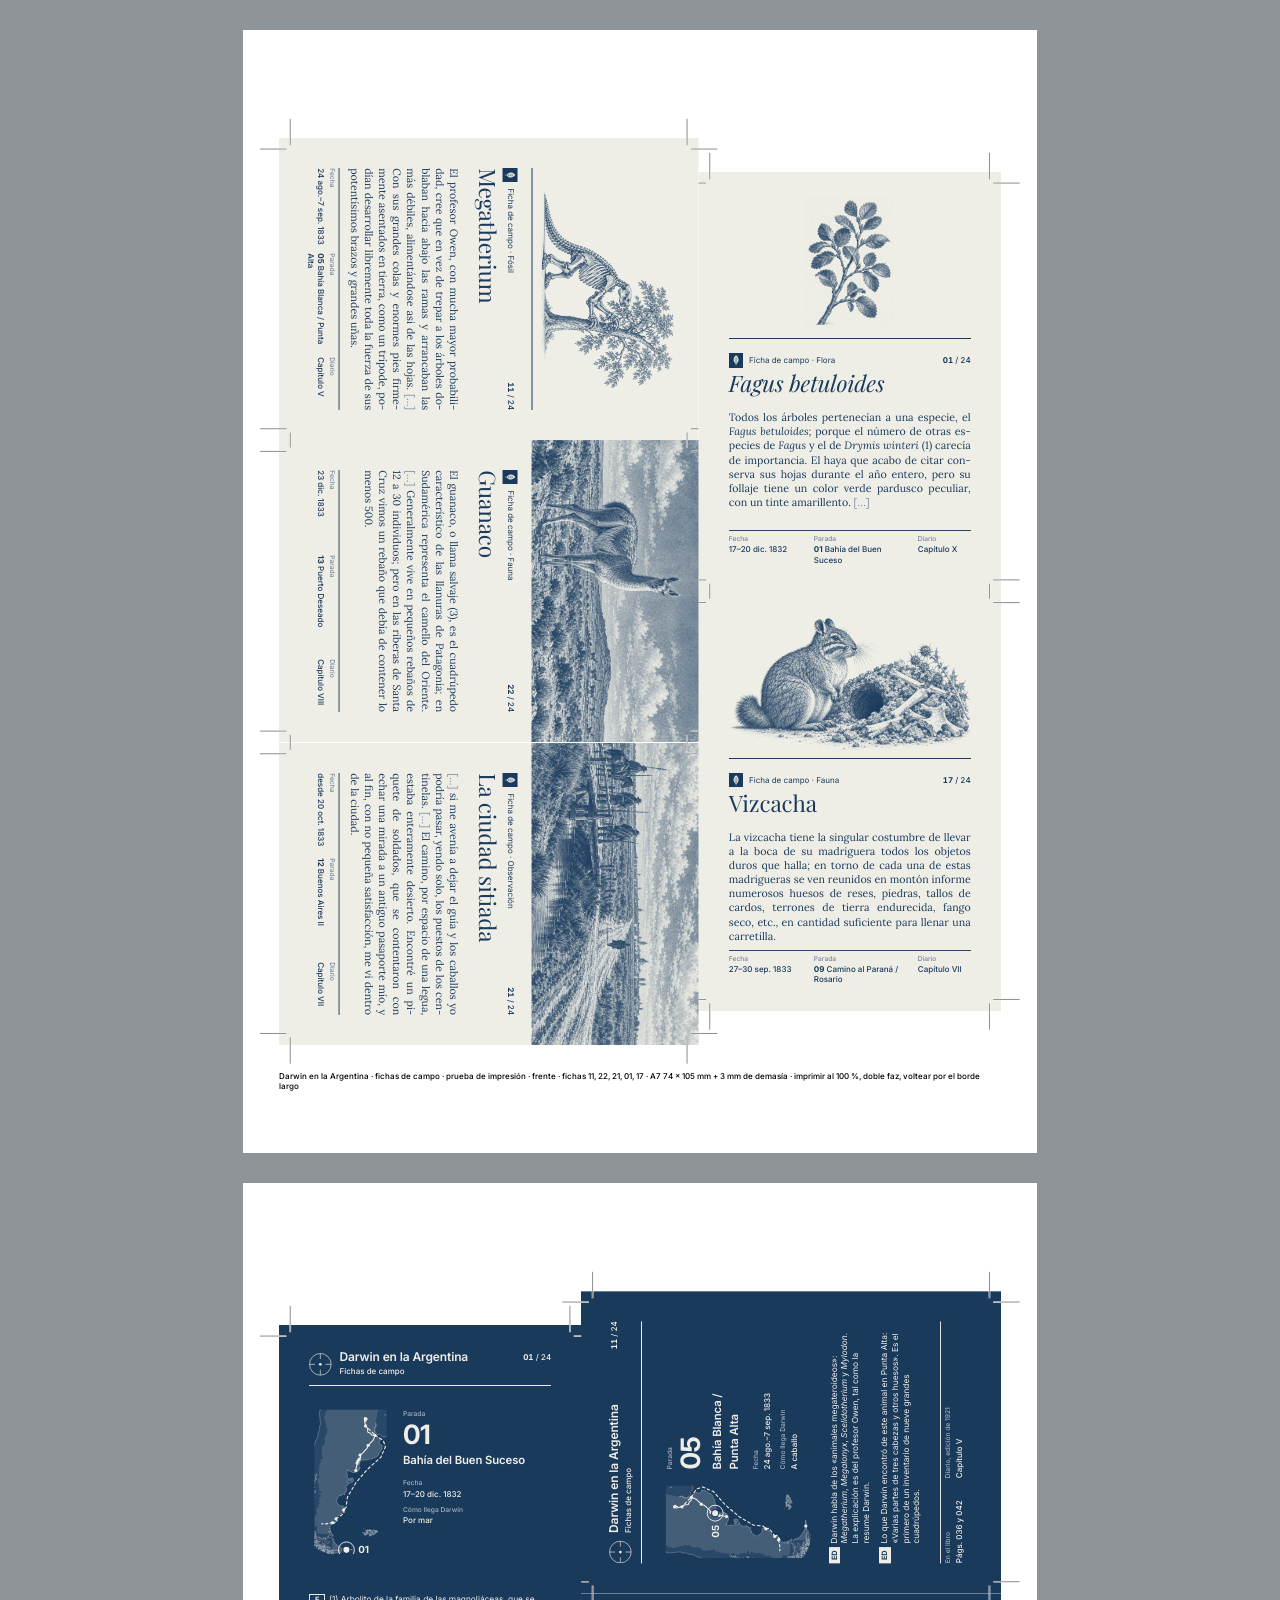
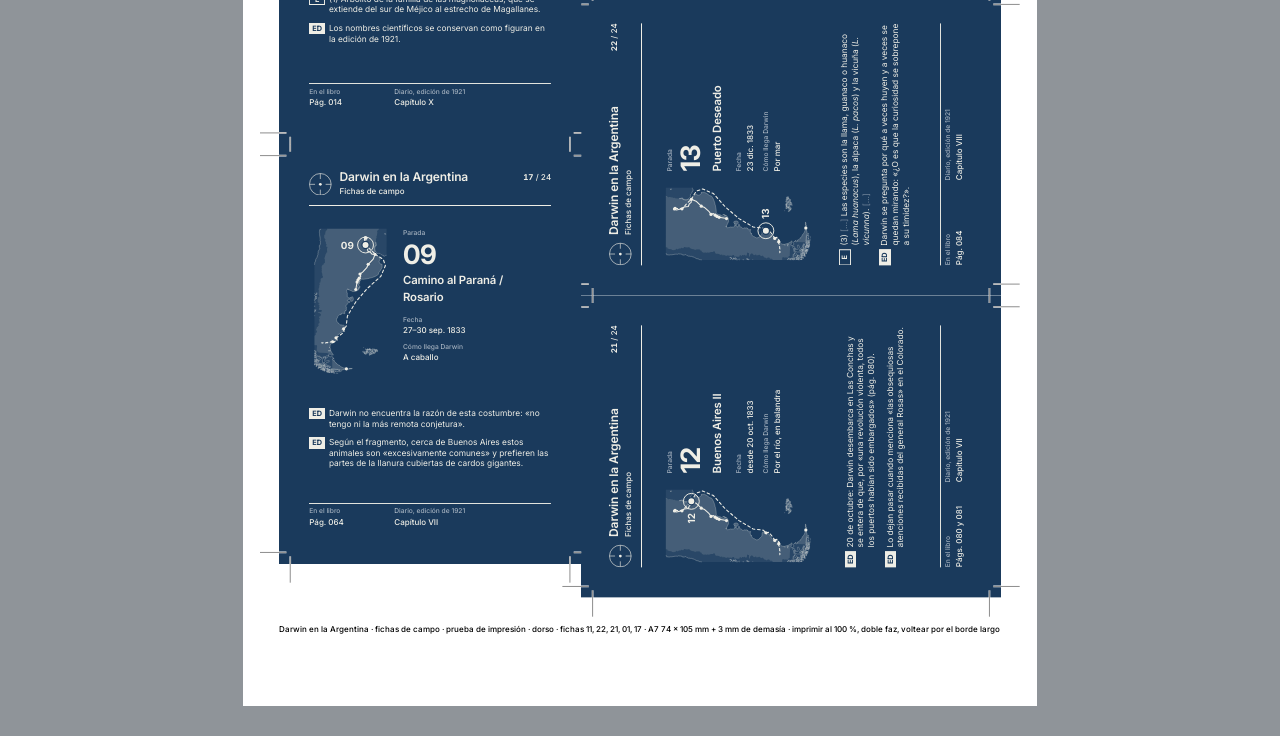
<file: prueba.html>
<!doctype html>
<!-- GENERADO por build.mjs — no editar a mano. Editar datos/fichas.mjs y styles/fichas.css. -->
<html lang="es">
<head>
<meta charset="utf-8">
<meta name="viewport" content="width=660">
<title>Darwin en la Argentina — fichas de campo</title>
<link rel="stylesheet" href="styles/fichas.css?v=7e8679fb">
<style>@page { size: 210mm 297mm; margin: 0; } body { display: block; padding: 0; background: none; }
.pliego { position: relative; width: 210mm; height: 297mm; overflow: hidden; break-after: page; background: #fff; }
.puesto { position: absolute; overflow: hidden; } .giro { transform-origin: 0 0; width: 80mm; height: 111mm; }
.marcas { position: absolute; inset: 0; width: 210mm; height: 297mm; } .marcas path { fill: none; stroke: #000; stroke-width: 0.12; } .marcas .marcas__halo { stroke: #fff; stroke-width: 0.45; }
.pliego__rotulo { position: absolute; left: 9.5mm; right: 9.5mm; top: 275.5mm; margin: 0; font: 500 6pt Inter, Arial, sans-serif; color: #000; }
@media screen { body { background: #8f9499; } .pliego { margin: 8mm auto; } }</style>
</head>
<body>
<div class="pliego"><div class="puesto" style="left:9.50mm;top:28.50mm;width:111mm;height:80mm"><div class="giro" style="transform:translateX(111mm) rotate(90deg);"><section class="cara cara--anverso" lang="es">
  <div class="a-imagen a-imagen--lamina" style="background-image:url(assets/images/11-megatherium.jpg?v=cb710f04)" role="img" aria-label="Esqueleto de Megatherium apoyado en la cola y los pies, contra un árbol"></div>
  <div class="caja">
    <p class="a-kicker"><svg class="minitile" viewBox="0 0 28 27" aria-hidden="true"><path class="tile__fill" d="M14 4C20.5 8.5 20.5 17 14 21.5C7.5 17 7.5 8.5 14 4Z"/><path class="tile__line" d="M14 21.5V24.5"/><path class="tile__cut" d="M14 7V21.5M14 11L17 8.8M14 11L11 8.8M14 14.5L17.6 12M14 14.5L10.4 12M14 18L17 15.8M14 18L11 15.8"/></svg><span>Ficha de campo · Fósil</span><span><b>11</b> / 24</span></p>
    <h1 class="a-titulo">Megatherium</h1>
    <p class="a-darwin">El pro­fe­sor Owen, con mucha mayor pro­ba­bi­li­dad, cree que en vez de tre­par a los ár­bo­les do­bla­ban hacia abajo las ramas y arran­ca­ban las más dé­bi­les, ali­men­tán­dose asi de las hojas. <span class="cut">[…]</span> Con sus gran­des colas y enor­mes pies fir­me­mente asen­ta­dos en tie­rra, como un trí­pode, po­dían de­sa­rro­llar li­bre­mente toda la fuerza de sus po­ten­tí­si­mos bra­zos y gran­des uñas.</p>
    <dl class="a-meta">
      <div><dt>Fecha</dt><dd>24 ago.–7 sep. 1833</dd></div>
      <div><dt>Parada</dt><dd><b>05</b> Bahía Blanca / Punta Alta</dd></div>
      <div><dt>Diario</dt><dd>Capítulo V</dd></div>
    </dl>
  </div>
</section></div></div><div class="puesto" style="left:9.50mm;top:108.50mm;width:111mm;height:80mm"><div class="giro" style="transform:translateX(111mm) rotate(90deg);"><section class="cara cara--anverso" lang="es">
  <div class="a-imagen" style="background-image:url(assets/images/22-guanaco.jpg?v=38685bbe)" role="img" aria-label="Guanaco de pie sobre la meseta, con un rebaño a lo lejos"></div>
  <div class="caja">
    <p class="a-kicker"><svg class="minitile" viewBox="0 0 28 27" aria-hidden="true"><path class="tile__fill" d="M14 4C20.5 8.5 20.5 17 14 21.5C7.5 17 7.5 8.5 14 4Z"/><path class="tile__line" d="M14 21.5V24.5"/><path class="tile__cut" d="M14 7V21.5M14 11L17 8.8M14 11L11 8.8M14 14.5L17.6 12M14 14.5L10.4 12M14 18L17 15.8M14 18L11 15.8"/></svg><span>Ficha de campo · Fauna</span><span><b>22</b> / 24</span></p>
    <h1 class="a-titulo">Guanaco</h1>
    <p class="a-darwin">El gua­naco, o llama sal­vaje (3), es el cua­drú­pedo ca­rac­te­rís­tico de las lla­nu­ras de Patagonia; en Sudamérica re­pre­senta el ca­me­llo del Oriente. <span class="cut">[…]</span> Generalmente vive en pe­que­ños re­ba­ños de 12 a 30 in­di­vi­duos; pero en las ri­be­ras de Santa Cruz vimos un re­baño que debía de con­te­ner lo menos 500.</p>
    <dl class="a-meta">
      <div><dt>Fecha</dt><dd>23 dic. 1833</dd></div>
      <div><dt>Parada</dt><dd><b>13</b> Puerto Deseado</dd></div>
      <div><dt>Diario</dt><dd>Capítulo VIII</dd></div>
    </dl>
  </div>
</section></div></div><div class="puesto" style="left:9.50mm;top:188.50mm;width:111mm;height:80mm"><div class="giro" style="transform:translateX(111mm) rotate(90deg);"><section class="cara cara--anverso" lang="es">
  <div class="a-imagen" style="background-image:url(assets/images/21-ciudad-sitiada.jpg?v=26fbfccb)" role="img" aria-label="Camino desierto hacia la ciudad; un viajero solo, a pie, y un piquete de soldados en un puente"></div>
  <div class="caja">
    <p class="a-kicker"><svg class="minitile" viewBox="0 0 28 27" aria-hidden="true"><path class="tile__fill" d="M14 4C20.5 8.5 20.5 17 14 21.5C7.5 17 7.5 8.5 14 4Z"/><path class="tile__line" d="M14 21.5V24.5"/><path class="tile__cut" d="M14 7V21.5M14 11L17 8.8M14 11L11 8.8M14 14.5L17.6 12M14 14.5L10.4 12M14 18L17 15.8M14 18L11 15.8"/></svg><span>Ficha de campo · Observación</span><span><b>21</b> / 24</span></p>
    <h1 class="a-titulo">La ciudad sitiada</h1>
    <p class="a-darwin"><span class="cut">[…]</span> si me ave­nía a dejar el guía y los ca­ba­llos yo po­dría pasar, yendo solo, los pues­tos de los cen­ti­ne­las. <span class="cut">[…]</span> El ca­mino, por es­pa­cio de una legua, es­taba en­te­ra­mente de­sierto. Encontré un pi­quete de sol­da­dos, que se con­ten­ta­ron con echar una mi­rada a un an­ti­guo pa­sa­porte mío, y al fin, con no pe­queña sa­tis­fac­ción, me vi den­tro de la ciu­dad.</p>
    <dl class="a-meta">
      <div><dt>Fecha</dt><dd>desde 20 oct. 1833</dd></div>
      <div><dt>Parada</dt><dd><b>12</b> Buenos Aires II</dd></div>
      <div><dt>Diario</dt><dd>Capítulo VII</dd></div>
    </dl>
  </div>
</section></div></div><div class="puesto" style="left:120.50mm;top:37.50mm;width:80mm;height:111mm"><div class="giro" style=""><section class="cara cara--anverso" lang="es">
  <div class="a-imagen a-imagen--lamina" style="background-image:url(assets/images/01-fagus-betuloides.jpg?v=746ffd7c)" role="img" aria-label="Rama de haya con hojas, ilustración botánica"></div>
  <div class="caja">
    <p class="a-kicker"><svg class="minitile" viewBox="0 0 28 27" aria-hidden="true"><path class="tile__fill" d="M14 4C20.5 8.5 20.5 17 14 21.5C7.5 17 7.5 8.5 14 4Z"/><path class="tile__line" d="M14 21.5V24.5"/><path class="tile__cut" d="M14 7V21.5M14 11L17 8.8M14 11L11 8.8M14 14.5L17.6 12M14 14.5L10.4 12M14 18L17 15.8M14 18L11 15.8"/></svg><span>Ficha de campo · Flora</span><span><b>01</b> / 24</span></p>
    <h1 class="a-titulo a-titulo--cursiva">Fagus betuloides</h1>
    <p class="a-darwin">Todos los ár­bo­les per­te­ne­cían a una es­pe­cie, el <i>Fagus be­tu­loi­des</i>; por­que el nú­mero de otras es­pe­cies de <i>Fagus</i> y el de <i>Drymis win­teri</i> (1) ca­re­cía de im­por­tan­cia. El haya que acabo de citar con­serva sus hojas du­rante el año en­tero, pero su fo­llaje tiene un color verde par­dusco pe­cu­liar, con un tinte ama­ri­llento. <span class="cut">[…]</span></p>
    <dl class="a-meta">
      <div><dt>Fecha</dt><dd>17–20 dic. 1832</dd></div>
      <div><dt>Parada</dt><dd><b>01</b> Bahía del Buen Suceso</dd></div>
      <div><dt>Diario</dt><dd>Capítulo X</dd></div>
    </dl>
  </div>
</section></div></div><div class="puesto" style="left:120.50mm;top:148.50mm;width:80mm;height:111mm"><div class="giro" style=""><section class="cara cara--anverso" lang="es">
  <div class="a-imagen a-imagen--lamina" style="background-image:url(assets/images/17-vizcacha.jpg?v=5bc09aa1)" role="img" aria-label="Vizcacha en la boca de su madriguera, junto a un montón de huesos y tallos"></div>
  <div class="caja">
    <p class="a-kicker"><svg class="minitile" viewBox="0 0 28 27" aria-hidden="true"><path class="tile__fill" d="M14 4C20.5 8.5 20.5 17 14 21.5C7.5 17 7.5 8.5 14 4Z"/><path class="tile__line" d="M14 21.5V24.5"/><path class="tile__cut" d="M14 7V21.5M14 11L17 8.8M14 11L11 8.8M14 14.5L17.6 12M14 14.5L10.4 12M14 18L17 15.8M14 18L11 15.8"/></svg><span>Ficha de campo · Fauna</span><span><b>17</b> / 24</span></p>
    <h1 class="a-titulo">Vizcacha</h1>
    <p class="a-darwin">La viz­ca­cha tiene la sin­gu­lar cos­tum­bre de lle­var a la boca de su ma­dri­guera todos los ob­je­tos duros que halla; en torno de cada una de estas ma­dri­gue­ras se ven reu­ni­dos en mon­tón in­forme nu­me­ro­sos hue­sos de reses, pie­dras, ta­llos de car­dos, te­rro­nes de tie­rra en­du­re­cida, fango seco, etc., en can­ti­dad su­fi­ciente para lle­nar una ca­rre­ti­lla.</p>
    <dl class="a-meta">
      <div><dt>Fecha</dt><dd>27–30 sep. 1833</dd></div>
      <div><dt>Parada</dt><dd><b>09</b> Camino al Paraná / Rosario</dd></div>
      <div><dt>Diario</dt><dd>Capítulo VII</dd></div>
    </dl>
  </div>
</section></div></div><svg class="marcas" viewBox="0 0 210 297" aria-hidden="true"><path class="marcas__halo" d="M11.50 31.50L4.50 31.50M12.50 30.50L12.50 23.50M118.50 31.50L125.50 31.50M117.50 30.50L117.50 23.50M11.50 105.50L4.50 105.50M12.50 106.50L12.50 108.50M118.50 105.50L120.50 105.50M117.50 106.50L117.50 108.50M11.50 111.50L4.50 111.50M12.50 110.50L12.50 108.50M118.50 111.50L120.50 111.50M117.50 110.50L117.50 108.50M11.50 185.50L4.50 185.50M12.50 186.50L12.50 188.50M118.50 185.50L120.50 185.50M117.50 186.50L117.50 188.50M11.50 191.50L4.50 191.50M12.50 190.50L12.50 188.50M118.50 191.50L120.50 191.50M117.50 190.50L117.50 188.50M11.50 265.50L4.50 265.50M12.50 266.50L12.50 273.50M118.50 265.50L125.50 265.50M117.50 266.50L117.50 273.50M122.50 40.50L120.50 40.50M123.50 39.50L123.50 32.50M198.50 40.50L205.50 40.50M197.50 39.50L197.50 32.50M122.50 145.50L120.50 145.50M123.50 146.50L123.50 148.50M198.50 145.50L205.50 145.50M197.50 146.50L197.50 148.50M122.50 151.50L120.50 151.50M123.50 150.50L123.50 148.50M198.50 151.50L205.50 151.50M197.50 150.50L197.50 148.50M122.50 256.50L120.50 256.50M123.50 257.50L123.50 264.50M198.50 256.50L205.50 256.50M197.50 257.50L197.50 264.50"/><path d="M11.50 31.50L4.50 31.50M12.50 30.50L12.50 23.50M118.50 31.50L125.50 31.50M117.50 30.50L117.50 23.50M11.50 105.50L4.50 105.50M12.50 106.50L12.50 108.50M118.50 105.50L120.50 105.50M117.50 106.50L117.50 108.50M11.50 111.50L4.50 111.50M12.50 110.50L12.50 108.50M118.50 111.50L120.50 111.50M117.50 110.50L117.50 108.50M11.50 185.50L4.50 185.50M12.50 186.50L12.50 188.50M118.50 185.50L120.50 185.50M117.50 186.50L117.50 188.50M11.50 191.50L4.50 191.50M12.50 190.50L12.50 188.50M118.50 191.50L120.50 191.50M117.50 190.50L117.50 188.50M11.50 265.50L4.50 265.50M12.50 266.50L12.50 273.50M118.50 265.50L125.50 265.50M117.50 266.50L117.50 273.50M122.50 40.50L120.50 40.50M123.50 39.50L123.50 32.50M198.50 40.50L205.50 40.50M197.50 39.50L197.50 32.50M122.50 145.50L120.50 145.50M123.50 146.50L123.50 148.50M198.50 145.50L205.50 145.50M197.50 146.50L197.50 148.50M122.50 151.50L120.50 151.50M123.50 150.50L123.50 148.50M198.50 151.50L205.50 151.50M197.50 150.50L197.50 148.50M122.50 256.50L120.50 256.50M123.50 257.50L123.50 264.50M198.50 256.50L205.50 256.50M197.50 257.50L197.50 264.50"/></svg>
<p class="pliego__rotulo">Darwin en la Argentina · fichas de campo · prueba de impresión · frente · fichas 11, 22, 21, 01, 17 · A7 74 × 105 mm + 3 mm de demasía · imprimir al 100 %, doble faz, voltear por el borde largo</p></div>
<div class="pliego"><div class="puesto" style="left:89.50mm;top:28.50mm;width:111mm;height:80mm"><div class="giro" style="transform:translateY(80mm) rotate(-90deg);"><section class="cara cara--reverso" lang="es">
  <div class="caja">
    <div class="r-cabeza"><svg class="marca" viewBox="0 0 9 9" aria-hidden="true"><circle cx="4.5" cy="4.5" r="4.3"/><path d="M4.5 0.2V2.4M4.5 6.6V8.8M0.2 4.5H2.4M6.6 4.5H8.8"/><circle class="marca__punto" cx="4.5" cy="4.5" r="0.55"/></svg><div><h2>Darwin en la Argentina</h2><p>Fichas de campo</p></div><p class="r-num"><b>11</b> / 24</p></div>
    <div class="r-filete"></div>
    <div class="r-cuerpo">
      <svg class="r-mapa" viewBox="0 0 20.8 39" role="img" aria-label="Mapa del recorrido con la parada 05 marcada">
<defs><clipPath id="clip-05"><rect width="20.8" height="39"/></clipPath></defs>
<g clip-path="url(#clip-05)">
<path class="m-otro" d="M7.35 39.44L7.29 39.43L7.26 39.48L7.24 39.46L7.25 39.39L7.18 39.44L7.12 39.37L7.06 39.45L6.95 39.41L6.94 39.36L7.07 39.32L7.31 39.36L7.33 39.36L7.30 39.30L7.42 39.31L7.43 39.36L7.36 39.36L7.35 39.44ZM7.82 39.47L7.76 39.39L7.84 39.31L7.87 39.45L7.82 39.47ZM7.66 39.44L7.55 39.36L7.49 39.35L7.55 39.31L7.67 39.34L7.72 39.42L7.66 39.44ZM7.57 39.24L7.31 39.16L7.39 39.08L7.49 39.16L7.50 39.07L7.47 38.99L7.56 38.96L7.60 39.08L7.55 39.16L7.65 39.17L7.67 39.25L7.57 39.29L7.57 39.24ZM7.30 38.98L7.13 39.03L7.19 38.96L7.18 38.87L7.21 38.84L7.30 38.93L7.30 38.98ZM5.00 38.70L4.86 38.71L4.89 38.67L4.86 38.60L5.02 38.65L5.04 38.68L4.96 38.67L5.00 38.70ZM4.65 38.65L4.61 38.58L4.52 38.54L4.69 38.53L4.65 38.65ZM6.86 39.11L6.75 39.17L6.70 39.12L6.68 38.99L6.53 39.02L6.57 38.89L6.45 38.81L6.38 38.86L6.29 38.84L6.23 38.74L6.19 38.75L6.16 38.71L6.18 38.79L6.04 38.80L5.96 38.73L6.00 38.84L5.87 38.84L5.78 38.71L6.01 38.67L5.95 38.64L6.01 38.60L5.77 38.67L5.85 38.59L5.89 38.45L5.96 38.38L5.76 38.50L5.61 38.41L5.61 38.32L5.57 38.36L5.62 38.47L5.59 38.47L5.51 38.42L5.48 38.29L5.26 38.34L5.42 38.35L5.45 38.44L5.21 38.46L5.23 38.56L5.29 38.53L5.43 38.58L5.39 38.60L5.40 38.64L5.48 38.65L5.41 38.74L5.59 38.76L5.55 38.80L5.56 38.87L5.49 38.80L5.37 38.81L5.34 38.68L5.30 38.83L5.26 38.84L5.24 38.71L5.17 38.69L5.28 38.63L5.20 38.64L5.23 38.61L5.20 38.60L5.07 38.65L5.06 38.59L4.87 38.56L5.11 38.51L5.00 38.49L5.19 38.36L4.81 38.49L4.72 38.43L4.80 38.42L4.82 38.40L4.73 38.39L4.81 38.35L4.64 38.36L4.60 38.32L4.76 38.20L5.09 38.16L5.12 38.29L5.10 38.33L5.14 38.32L5.16 38.15L5.26 38.13L5.27 38.18L5.38 38.18L5.32 38.13L5.43 38.08L5.52 38.13L5.51 38.09L5.69 38.11L6.09 38.01L6.36 38.01L6.48 38.11L6.48 38.19L6.36 38.17L6.37 38.22L6.28 38.27L6.18 38.20L6.16 38.23L6.22 38.30L6.17 38.33L5.93 38.27L5.71 38.14L5.67 38.17L5.98 38.35L6.42 38.38L6.54 38.44L6.48 38.46L6.61 38.49L6.59 38.54L6.29 38.57L6.16 38.56L6.12 38.49L6.02 38.51L6.09 38.50L6.13 38.58L6.23 38.59L6.18 38.64L6.35 38.59L6.46 38.62L6.49 38.70L6.54 38.67L6.68 38.71L6.65 38.79L6.78 38.80L6.73 38.89L6.82 38.98L6.88 38.99L6.81 39.09L6.86 39.11ZM7.88 38.59L7.89 38.48L7.96 38.44L8.10 38.45L8.14 38.52L8.02 38.60L7.88 38.59ZM8.40 38.53L8.34 38.50L8.36 38.41L8.48 38.34L8.58 38.38L8.50 38.49L8.40 38.53ZM6.95 38.36L6.86 38.44L6.70 38.43L6.67 38.39L6.72 38.36L6.64 38.26L6.66 38.18L6.64 38.07L6.48 38.09L6.45 38.00L6.91 37.96L7.15 38.00L7.62 37.99L7.75 38.05L7.89 38.24L7.85 38.39L7.65 38.56L7.45 38.51L7.48 38.42L7.46 38.37L7.32 38.37L7.26 38.40L7.24 38.49L7.07 38.50L6.97 38.47L7.13 38.46L6.95 38.36ZM4.22 38.23L4.14 38.26L4.23 38.34L4.09 38.41L4.09 38.35L4.04 38.33L4.06 38.39L4.03 38.42L4.01 38.31L4.07 38.26L3.99 38.17L3.85 38.28L3.81 38.25L3.83 38.18L3.74 38.23L3.53 38.17L3.54 38.11L3.62 38.09L3.52 38.05L3.68 38.00L3.68 38.05L3.76 38.06L3.77 38.00L3.86 38.05L4.02 38.05L3.96 38.01L4.09 37.95L4.29 37.95L4.09 38.01L4.06 38.10L3.84 38.07L3.83 38.11L3.92 38.15L4.08 38.13L4.19 38.18L4.31 38.15L4.33 38.17L4.26 38.20L4.34 38.27L4.26 38.29L4.22 38.23ZM7.87 38.13L7.90 38.09L8.09 38.14L8.16 38.27L7.87 38.13ZM4.74 37.99L4.73 37.93L4.82 37.91L4.87 37.96L4.89 38.03L4.95 38.02L4.93 37.97L4.98 37.97L4.89 37.92L5.00 37.90L5.17 37.94L5.16 38.02L5.27 37.95L5.56 38.03L5.35 38.03L5.37 38.07L5.25 38.10L5.19 38.06L5.21 38.09L5.16 38.11L4.73 38.16L4.74 38.10L4.69 38.03L4.81 38.02L4.74 37.99ZM3.63 37.98L3.37 38.00L3.43 37.96L3.42 37.94L3.31 37.96L3.30 37.90L3.23 37.90L3.15 38.03L3.16 37.95L3.09 38.01L3.03 37.92L3.09 37.89L3.09 37.84L3.35 37.85L3.45 37.92L3.59 37.91L3.57 37.96L3.63 37.98ZM3.89 37.95L3.81 37.90L4.04 37.85L4.20 37.90L3.89 37.95ZM2.43 37.73L2.44 37.65L2.38 37.57L2.34 37.61L2.31 37.57L2.40 37.54L2.52 37.66L2.50 37.72L2.43 37.73ZM2.03 37.15L1.95 37.17L1.91 37.24L1.83 37.11L1.96 37.09L1.97 37.06L2.10 37.10L2.09 37.15L2.01 37.13L2.03 37.15ZM4.39 36.92L4.36 37.00L4.26 37.00L4.13 36.95L4.06 36.86L4.09 36.82L4.39 36.92ZM2.89 36.51L2.96 36.58L3.03 36.52L3.10 36.69L3.12 36.61L3.09 36.56L3.20 36.59L3.25 36.71L3.21 36.76L3.25 36.77L3.29 36.88L3.33 36.73L3.36 36.83L3.41 36.70L3.50 36.73L3.51 36.82L3.46 36.90L3.54 36.86L3.54 36.94L3.50 36.96L3.54 37.01L3.46 37.04L3.47 37.09L3.36 37.05L3.44 37.10L3.42 37.17L3.37 37.17L3.34 37.09L3.30 37.15L3.14 37.05L3.27 37.02L3.30 36.94L3.27 36.93L3.20 36.99L3.17 36.91L3.14 36.97L3.08 36.95L3.04 36.88L3.12 36.83L3.08 36.83L3.07 36.77L2.97 36.81L3.00 36.86L2.93 37.01L2.87 36.94L2.93 36.87L2.81 36.95L2.76 36.85L2.88 36.73L2.84 36.72L2.81 36.57L2.89 36.51ZM2.17 36.82L2.15 36.90L2.10 36.90L2.08 36.99L2.01 36.94L1.91 36.98L1.86 36.90L2.05 36.84L2.06 36.81L2.00 36.79L2.10 36.77L2.00 36.74L2.08 36.69L2.20 36.81L2.17 36.82ZM4.19 36.82L4.08 36.71L4.31 36.70L4.28 36.83L4.19 36.82ZM2.29 36.80L2.38 36.77L2.31 36.69L2.24 36.75L2.20 36.74L2.18 36.69L2.20 36.59L2.14 36.49L2.29 36.50L2.36 36.58L2.34 36.52L2.38 36.54L2.42 36.43L2.47 36.44L2.43 36.40L2.49 36.38L2.62 36.48L2.59 36.56L2.66 36.45L2.81 36.49L2.66 36.60L2.76 36.58L2.76 36.65L2.68 36.68L2.73 36.69L2.72 36.73L2.81 36.73L2.69 36.85L2.53 36.69L2.51 36.61L2.48 36.62L2.52 36.78L2.71 36.95L2.69 36.99L2.61 36.97L2.57 37.03L2.62 37.05L2.59 37.07L2.62 37.10L2.44 37.08L2.53 36.94L2.31 36.83L2.38 36.81L2.29 36.80ZM4.15 36.46L4.26 36.64L4.15 36.69L3.96 36.52L3.90 36.53L4.01 36.70L4.03 36.89L4.07 36.92L4.04 36.93L3.88 36.88L3.73 36.77L3.75 36.74L3.66 36.64L3.65 36.50L3.68 36.48L3.64 36.41L3.69 36.39L3.66 36.36L3.78 36.34L3.97 36.40L3.97 36.34L3.87 36.28L3.85 36.15L4.01 36.04L4.07 35.94L4.12 35.95L4.14 36.02L4.12 36.14L4.17 36.30L4.15 36.46ZM1.72 36.64L1.65 36.75L1.44 36.78L1.46 36.74L1.44 36.69L1.55 36.69L1.45 36.64L1.59 36.64L1.52 36.59L1.57 36.56L1.49 36.53L1.72 36.39L1.58 36.41L1.63 36.36L1.53 36.39L1.56 36.35L1.54 36.33L1.44 36.40L1.44 36.07L1.47 36.12L1.53 35.95L1.48 35.78L1.62 35.88L1.60 35.92L1.68 36.00L1.68 36.11L1.73 36.09L1.69 35.91L1.84 35.99L1.92 35.96L1.99 36.05L1.89 36.11L1.95 36.16L1.93 36.21L2.02 36.13L2.17 36.19L2.13 36.24L2.28 36.30L2.19 36.33L2.15 36.42L2.04 36.35L2.00 36.37L2.04 36.39L2.05 36.46L1.97 36.45L2.02 36.52L1.97 36.55L2.07 36.58L2.05 36.67L1.93 36.66L1.93 36.58L1.86 36.57L1.83 36.75L1.72 36.64ZM5.78 37.78L6.03 37.94L5.67 38.02L5.18 37.89L5.00 37.81L5.05 37.74L5.05 37.64L4.99 37.75L4.95 37.63L4.93 37.80L4.89 37.79L4.89 37.67L4.85 37.82L4.73 37.83L4.67 37.77L4.67 37.62L4.64 37.70L4.65 37.85L4.53 37.87L4.54 37.77L4.46 37.87L4.30 37.86L4.28 37.80L4.37 37.67L4.37 37.63L4.25 37.77L4.23 37.85L4.00 37.77L3.80 37.86L3.73 37.83L3.71 37.78L3.95 37.70L4.14 37.55L4.04 37.53L3.94 37.60L3.99 37.63L3.97 37.66L3.74 37.72L3.61 37.71L3.62 37.67L3.78 37.62L3.59 37.61L3.59 37.68L3.50 37.77L3.49 37.72L3.59 37.52L3.46 37.49L3.48 37.59L3.42 37.55L3.33 37.65L3.21 37.61L3.20 37.58L3.32 37.54L3.25 37.52L3.24 37.45L3.27 37.40L3.20 37.44L3.15 37.38L3.16 37.45L3.09 37.43L3.08 37.47L3.16 37.51L3.10 37.51L3.07 37.58L2.99 37.58L2.99 37.63L2.96 37.59L2.99 37.49L2.89 37.58L2.92 37.48L2.87 37.47L2.82 37.58L2.78 37.55L2.81 37.50L2.70 37.49L2.72 37.52L2.63 37.53L2.62 37.58L2.49 37.58L2.45 37.52L2.53 37.52L2.55 37.45L2.49 37.42L2.43 37.46L2.45 37.40L2.42 37.36L2.50 37.37L2.43 37.29L2.46 37.27L2.56 37.32L2.59 37.41L2.79 37.46L2.71 37.37L2.89 37.42L2.77 37.30L2.60 37.30L2.59 37.22L2.71 37.20L2.91 37.37L2.99 37.31L2.89 37.29L2.86 37.22L2.95 37.27L2.96 37.21L3.10 37.29L3.18 37.24L3.06 37.20L3.13 37.16L3.32 37.24L3.43 37.37L3.37 37.25L3.56 37.30L3.61 37.22L3.59 37.11L3.75 37.07L3.81 37.12L3.96 37.11L3.83 37.24L3.85 37.32L3.78 37.42L3.79 37.50L3.82 37.43L3.94 37.50L3.86 37.40L3.87 37.34L3.99 37.19L4.36 37.46L4.38 37.43L4.30 37.35L4.49 37.42L4.16 37.26L4.00 37.01L3.71 36.99L3.64 36.87L3.73 36.89L3.61 36.77L4.28 37.09L4.49 37.24L4.48 37.19L4.55 37.15L4.42 37.08L4.54 36.98L4.60 36.99L4.67 37.05L4.67 37.17L4.72 37.16L4.78 37.23L4.77 37.35L4.83 37.30L4.87 37.33L4.86 37.41L4.89 37.43L4.92 37.32L4.77 37.07L4.79 37.02L4.98 37.08L5.12 37.25L5.17 37.25L5.11 37.16L5.16 37.11L5.48 37.26L5.49 37.32L5.28 37.53L5.33 37.62L5.33 37.52L5.44 37.40L5.49 37.39L5.55 37.47L5.57 37.28L5.75 37.30L5.75 37.25L5.43 37.08L4.62 36.77L4.57 36.73L4.44 36.35L4.44 36.24L4.49 36.21L4.73 36.09L5.02 36.05L5.34 35.88L5.39 35.78L5.35 35.63L4.75 35.68L4.41 35.80L4.15 35.64L4.11 35.56L4.17 35.12L4.29 35.05L4.27 35.18L4.37 35.19L4.49 35.12L4.54 34.97L4.40 34.90L4.31 34.97L4.35 34.90L4.32 34.80L4.17 34.77L4.18 34.74L4.49 34.70L4.64 34.86L4.74 34.87L4.83 34.77L4.93 34.76L5.09 34.56L5.05 34.44L5.07 34.38L5.28 34.28L5.49 34.56L5.59 34.63L5.83 34.56L5.99 34.42L6.15 34.56L6.14 37.77L6.06 37.76L6.14 37.80L6.14 37.88L6.11 37.93L5.82 37.77L5.78 37.78ZM3.77 34.95L3.88 34.87L3.95 34.86L3.84 34.97L3.77 34.95ZM1.44 22.28L1.58 22.30L1.63 22.39L1.53 22.55L1.44 22.55L1.44 22.28ZM1.49 22.60L1.50 22.66L1.44 22.73L1.44 22.59L1.49 22.60ZM1.86 18.69L1.86 18.83L1.75 18.76L1.79 18.69L1.86 18.69ZM4.80 0.79L4.80 0.90L4.76 0.93L4.71 1.13L4.60 1.20L4.45 1.15L4.48 1.26L4.40 1.37L4.26 2.01L4.34 2.15L4.26 2.16L4.19 2.32L4.12 2.23L4.05 2.36L3.98 2.92L4.10 3.20L4.13 3.36L4.16 3.40L4.29 3.42L4.37 3.51L4.32 3.67L4.23 3.64L4.21 3.68L4.27 3.81L4.28 4.02L4.37 4.09L4.37 4.21L4.46 4.33L4.49 4.45L4.44 4.51L4.47 4.71L4.64 4.92L4.59 5.09L4.51 5.16L4.52 5.36L4.63 5.55L4.70 5.46L4.82 5.50L4.87 5.67L4.81 5.90L4.77 5.94L4.75 6.09L4.79 6.19L4.73 6.26L4.74 6.53L4.80 6.58L4.78 6.81L4.83 6.95L4.73 7.03L4.57 7.04L4.56 7.22L4.39 7.48L4.36 7.64L4.29 7.72L4.33 7.80L4.25 8.03L4.21 8.35L4.04 8.41L4.00 8.49L4.02 8.55L4.11 8.57L4.16 8.64L4.12 8.67L4.19 8.86L4.17 9.09L4.24 9.32L4.17 9.40L4.17 9.46L4.21 9.47L4.18 9.54L4.21 9.69L4.14 9.83L4.00 9.81L3.97 9.89L3.85 10.00L3.84 10.22L3.75 10.25L3.65 10.20L3.61 10.31L3.49 10.33L3.47 10.63L3.37 10.63L3.32 10.86L3.38 11.03L3.30 11.06L3.43 11.25L3.38 11.30L3.37 11.42L3.31 11.54L3.40 11.80L3.39 11.98L3.32 12.06L3.33 12.16L3.53 12.71L3.51 12.95L3.56 13.24L3.70 13.39L3.71 13.48L3.66 13.56L3.67 13.64L3.59 13.72L3.48 13.72L3.27 13.82L3.09 13.97L3.06 14.10L3.08 14.58L3.01 14.67L3.02 14.75L2.93 14.90L2.99 14.95L2.98 15.00L2.85 15.03L2.77 14.95L2.74 15.00L2.78 15.35L2.85 15.46L2.78 15.61L2.78 15.75L2.63 15.74L2.62 15.91L2.71 16.05L2.77 16.03L2.79 16.09L2.73 16.23L2.65 16.22L2.58 16.42L2.59 16.52L2.48 16.68L2.59 17.01L2.54 17.65L2.55 17.87L2.59 17.95L2.51 18.08L2.66 18.40L2.72 18.73L2.51 18.87L2.42 18.79L2.28 19.03L2.35 19.13L2.35 19.25L2.39 19.32L2.27 19.44L2.30 19.90L2.26 20.10L2.37 20.26L2.58 20.30L2.71 20.38L2.70 20.54L2.54 20.58L2.48 20.77L2.57 20.79L2.57 20.91L2.65 20.92L2.74 21.00L2.75 21.13L2.63 21.24L2.70 21.26L2.69 21.34L2.80 21.49L2.69 21.70L2.58 21.76L2.64 21.91L2.61 22.01L2.65 22.07L2.58 22.17L2.63 22.20L3.30 22.24L3.40 22.42L3.30 22.51L3.27 22.72L3.20 22.79L2.98 22.71L2.84 22.77L2.69 22.73L2.59 22.79L2.38 22.73L2.33 22.77L2.35 22.95L2.55 23.02L2.67 22.99L2.76 23.06L2.88 23.07L3.00 23.28L3.16 23.45L3.19 23.55L3.10 23.66L2.97 23.71L2.99 23.85L2.74 23.90L2.69 23.96L2.71 23.99L2.65 24.19L2.71 24.28L2.70 24.37L2.80 24.43L2.86 24.56L2.68 24.77L2.53 24.81L2.69 24.97L2.70 25.19L2.78 25.41L2.77 25.63L2.61 25.78L2.48 25.82L2.46 26.02L2.52 26.10L2.42 26.19L2.55 26.28L2.58 26.40L2.53 26.45L2.40 26.40L2.39 26.53L2.24 26.71L2.03 26.78L2.02 26.81L2.07 26.85L2.05 27.00L1.83 27.47L1.87 27.56L2.05 27.70L2.09 27.92L2.07 28.03L2.10 28.10L1.79 28.28L1.75 28.36L1.78 28.52L1.78 28.79L1.57 29.00L1.44 29.03L1.44 23.80L1.48 23.80L1.51 23.73L1.44 23.69L1.44 22.86L1.64 22.70L1.62 22.61L1.68 22.42L1.77 22.36L1.75 22.30L1.78 22.11L1.69 22.22L1.66 22.35L1.44 22.17L1.44 21.27L1.52 21.31L1.49 21.12L1.44 21.23L1.44 20.20L1.52 20.11L1.62 20.22L1.59 20.11L1.60 19.96L1.50 19.86L1.47 19.73L1.47 19.65L1.52 19.60L1.47 19.53L1.50 19.39L1.55 19.34L1.64 19.34L1.83 19.44L1.68 19.32L1.55 19.06L1.50 19.04L1.53 18.96L1.80 18.89L1.96 19.29L1.90 19.03L1.97 18.96L1.90 18.93L1.90 18.86L1.96 18.82L1.89 18.79L1.92 18.58L1.89 18.54L1.86 18.53L1.76 18.65L1.67 18.60L1.62 18.62L1.45 18.47L1.72 18.18L1.88 18.18L2.09 18.07L2.05 18.02L2.09 17.89L2.06 17.82L2.10 17.71L2.05 17.66L2.07 17.71L1.97 18.09L1.78 18.16L1.69 18.12L1.60 17.92L1.50 17.85L1.44 17.86L1.44 10.27L1.52 10.03L1.50 9.87L1.53 9.81L1.55 9.57L1.78 9.26L1.71 8.95L1.84 8.84L1.99 8.45L2.17 8.27L2.22 7.93L2.37 7.59L2.38 7.21L2.44 7.13L2.41 6.81L2.53 6.61L2.63 6.28L2.79 6.15L2.84 5.91L2.75 5.75L2.79 5.59L2.69 5.25L2.77 5.23L2.82 5.13L2.91 5.10L2.96 4.91L2.93 4.78L2.98 4.75L2.97 4.67L3.03 4.63L3.01 4.40L3.08 4.18L2.93 3.91L2.97 3.57L2.95 3.48L2.98 3.43L2.94 3.36L2.96 3.26L2.80 2.36L2.81 2.06L2.75 1.77L2.75 1.52L2.83 0.96L2.89 1.03L2.96 1.02L3.04 0.84L3.09 0.87L3.12 0.75L4.77 0.75L4.80 0.79ZM1.57 31.53L1.70 31.60L1.87 31.50L2.09 31.57L2.05 31.71L2.14 31.85L2.14 32.04L2.11 32.14L1.98 32.26L2.01 32.34L2.14 32.47L2.08 32.57L2.04 32.81L1.93 32.93L2.06 33.00L2.10 33.14L2.27 33.21L2.45 33.37L2.49 33.44L2.47 33.56L2.52 33.59L4.69 33.61L5.21 33.80L5.51 33.81L5.94 33.96L6.34 34.05L6.35 34.12L5.85 34.06L5.60 33.91L5.48 33.90L5.22 34.01L5.19 34.18L5.14 34.20L5.11 34.30L5.00 34.40L4.81 34.33L4.47 34.48L4.41 34.58L4.28 34.56L4.07 34.68L4.03 34.68L4.08 34.62L4.06 34.59L3.99 34.61L3.99 34.67L3.87 34.71L3.83 34.65L3.68 34.68L3.82 34.78L3.74 34.83L3.71 34.95L3.66 34.97L3.74 34.99L3.74 35.04L3.59 35.40L3.54 35.67L3.60 35.99L3.56 36.12L3.56 36.23L3.50 36.31L3.28 36.41L2.82 36.34L2.58 36.20L2.57 36.15L2.51 36.19L2.43 36.11L2.38 36.16L2.31 36.13L2.12 35.97L1.93 35.71L1.98 35.64L1.97 35.57L2.12 35.46L2.30 35.49L2.34 35.59L2.32 35.69L2.28 35.66L2.16 35.75L2.33 35.73L2.41 35.69L2.40 35.47L2.59 35.44L2.66 35.76L2.44 35.88L2.42 35.93L2.63 35.88L2.70 35.79L2.68 35.61L2.71 35.43L3.14 35.27L3.31 34.99L3.40 34.98L3.35 34.82L3.26 34.78L3.14 34.81L3.09 34.69L3.09 34.85L3.00 34.84L2.90 34.94L2.53 35.12L2.40 35.29L2.30 35.29L2.11 35.14L2.08 35.15L2.13 35.21L2.01 35.17L1.81 35.22L2.02 35.20L2.07 35.30L2.22 35.37L2.15 35.41L2.03 35.37L2.08 35.41L2.03 35.43L1.89 35.38L1.95 35.42L1.92 35.44L1.84 35.40L1.97 35.48L1.94 35.52L1.84 35.51L1.87 35.57L1.85 35.65L1.77 35.65L1.72 35.58L1.73 35.64L1.81 35.73L1.90 35.71L2.03 35.91L1.84 35.91L1.63 35.79L1.59 35.68L1.55 35.76L1.53 35.68L1.44 35.64L1.44 35.39L1.59 35.45L1.57 35.52L1.63 35.54L1.67 35.46L1.55 35.36L1.63 35.38L1.60 35.31L1.71 35.33L1.64 35.26L1.50 35.32L1.44 35.29L1.46 35.15L1.44 35.15L1.44 34.82L1.59 34.76L1.65 34.66L1.75 34.71L1.75 34.76L1.64 34.90L1.78 34.79L1.81 34.81L1.77 34.85L1.91 34.81L1.95 34.89L1.99 34.77L2.25 34.58L2.38 34.61L2.45 34.57L2.59 34.64L3.01 34.57L2.90 34.44L2.40 34.44L2.29 34.37L2.09 34.38L1.95 34.53L1.99 34.53L1.97 34.58L1.82 34.49L1.89 34.41L2.00 34.38L1.97 34.35L1.80 34.44L1.70 34.38L1.55 34.41L1.48 34.35L1.44 34.53L1.44 34.28L1.63 34.21L1.82 34.28L1.87 34.25L1.72 34.20L1.88 34.07L1.91 33.91L1.71 33.67L1.69 33.54L1.73 33.52L1.77 33.56L1.80 33.51L1.91 33.49L1.93 33.47L1.87 33.36L1.91 33.28L1.85 33.17L1.74 33.10L1.67 32.99L1.44 32.92L1.44 31.60L1.57 31.53ZM1.44 34.57L1.52 34.48L1.68 34.58L1.57 34.72L1.44 34.79L1.44 34.57ZM1.45 33.97L1.51 33.95L1.60 33.71L1.58 33.68L1.52 33.74L1.49 33.87L1.44 33.89L1.47 33.55L1.53 33.51L1.67 33.58L1.65 33.69L1.77 33.77L1.84 33.89L1.76 34.11L1.68 34.08L1.44 34.26L1.45 33.97ZM1.44 32.97L1.58 33.01L1.65 33.15L1.81 33.19L1.81 33.27L1.72 33.35L1.63 33.36L1.51 33.25L1.44 33.26L1.44 32.97ZM20.53 7.76L20.25 7.79L19.92 8.01L19.86 7.92L19.75 7.96L19.65 7.88L19.63 7.84L19.70 7.80L19.68 7.77L19.48 7.75L19.13 7.61L18.82 7.28L18.47 7.24L18.40 7.28L18.33 7.24L18.05 7.31L17.95 7.09L17.78 6.87L17.67 6.84L17.54 6.58L17.44 6.48L17.40 5.93L17.47 5.77L17.43 5.66L17.50 5.56L17.48 5.33L17.54 5.26L17.73 5.24L17.79 5.17L17.83 4.97L17.74 4.80L17.67 4.30L17.78 4.02L17.68 3.83L17.73 3.63L17.66 3.44L17.72 3.35L17.83 3.30L17.91 3.00L17.90 2.93L17.80 2.81L17.90 2.70L17.99 2.46L17.98 2.36L18.05 2.19L17.99 1.99L18.10 1.96L18.11 1.90L18.09 1.67L18.01 1.43L18.05 1.33L18.27 1.09L18.30 0.99L18.28 0.89L18.39 0.86L18.48 0.75L20.54 0.75L20.53 7.76Z"/><path class="m-tierra" d="M18.43 0.82L18.29 0.88L18.27 1.09L18.05 1.33L18.01 1.43L18.09 1.67L18.11 1.90L18.10 1.96L17.99 1.99L18.05 2.19L17.98 2.36L17.99 2.46L17.90 2.70L17.80 2.81L17.90 2.93L17.91 3.00L17.83 3.30L17.72 3.35L17.66 3.44L17.73 3.63L17.68 3.83L17.78 4.02L17.64 4.34L17.69 4.84L17.73 4.95L17.72 5.17L17.66 5.24L17.46 5.21L17.41 5.25L17.43 5.55L17.31 5.77L17.28 6.16L17.38 6.39L17.39 6.62L17.46 6.67L17.47 6.88L17.38 7.01L17.26 7.03L17.38 7.15L17.32 7.25L17.36 7.38L17.47 7.46L17.54 7.59L17.93 7.84L18.03 7.84L18.41 8.12L18.77 8.57L18.85 8.76L18.60 9.19L18.56 9.39L18.58 9.57L18.72 9.86L18.87 10.02L19.06 10.13L19.06 10.18L19.15 10.12L19.25 10.12L19.24 10.06L19.28 10.08L19.32 10.19L19.35 10.50L19.34 10.99L18.93 11.72L18.45 12.35L18.41 12.47L18.38 12.78L18.04 13.04L17.52 13.34L16.71 13.64L16.09 13.78L15.90 13.86L14.42 14.10L14.10 14.07L14.00 14.12L13.78 14.05L13.65 14.07L13.40 13.98L13.30 13.82L13.05 13.80L13.06 13.95L13.10 13.95L13.12 14.04L13.17 14.03L13.08 14.25L13.10 14.39L13.19 14.48L13.11 14.48L13.37 14.57L13.45 14.67L13.41 14.72L13.26 14.57L13.16 14.57L13.30 14.74L13.40 14.77L13.41 14.81L13.34 15.36L13.21 15.37L13.13 15.32L13.16 15.38L13.12 15.40L13.07 15.68L13.10 15.77L13.07 15.89L12.93 16.06L13.01 16.29L13.11 16.34L13.16 16.45L13.18 16.43L13.18 16.55L13.09 16.50L13.11 16.60L13.27 16.54L13.22 16.59L13.10 16.91L12.31 17.32L11.68 17.34L11.46 17.33L11.30 17.19L11.19 17.16L11.19 17.10L11.07 17.11L10.55 16.87L10.26 16.84L10.30 16.79L10.44 16.80L10.38 16.74L10.41 16.71L10.38 16.68L10.18 16.68L10.24 16.69L10.26 16.76L10.15 16.75L10.01 16.86L9.96 17.05L10.00 17.37L10.09 17.77L10.17 17.89L10.12 18.10L10.16 18.29L10.08 18.53L10.15 18.74L10.32 18.89L10.60 18.99L10.73 18.98L10.75 19.01L10.60 19.23L10.77 19.27L11.15 19.24L11.20 19.16L11.19 19.01L10.89 18.96L11.08 18.91L11.40 18.73L11.52 18.72L11.71 19.05L11.73 19.49L11.67 19.67L11.68 19.73L11.55 19.84L11.14 19.93L10.99 19.76L11.04 19.55L10.91 19.41L10.78 19.36L10.56 19.38L10.37 19.53L10.22 19.58L10.14 19.72L10.16 19.78L10.55 19.99L10.71 20.01L10.78 20.06L10.91 20.03L10.93 20.07L10.77 20.20L10.42 20.32L10.22 20.46L10.12 20.55L10.12 20.69L9.79 21.09L9.81 21.35L9.86 21.55L9.91 21.56L9.89 21.64L9.95 21.65L9.90 21.73L9.92 21.81L9.85 21.83L9.82 21.90L9.92 22.15L9.79 22.29L9.85 22.37L9.75 22.37L9.76 22.41L9.72 22.43L9.77 22.46L9.75 22.48L9.65 22.47L9.65 22.50L9.45 22.60L9.36 22.82L9.37 22.90L9.58 23.00L9.49 23.06L9.49 23.14L9.40 23.19L9.33 23.14L9.26 23.16L9.23 23.10L9.12 23.17L9.04 23.10L8.83 23.09L8.74 23.19L8.67 23.16L8.51 23.23L8.47 23.30L8.55 23.32L8.53 23.35L8.40 23.31L8.48 23.42L8.03 23.49L7.88 23.63L7.58 24.02L7.55 24.28L7.45 24.34L7.31 24.59L7.26 24.85L7.35 25.20L7.48 25.45L7.81 25.66L7.91 25.83L8.19 26.11L8.36 26.18L8.50 26.16L8.83 26.24L9.08 26.20L9.19 26.25L9.34 26.41L9.37 26.61L9.35 26.86L9.22 27.21L9.02 27.21L8.75 27.39L8.62 27.40L8.72 27.41L9.03 27.26L9.16 27.26L9.22 27.42L9.32 27.47L9.28 27.50L9.32 27.52L9.13 27.51L9.09 27.67L9.16 27.72L9.15 27.77L8.93 27.78L8.88 27.88L8.70 28.00L8.66 28.08L8.68 28.13L8.56 28.13L8.50 28.22L8.34 28.25L8.11 28.42L8.10 28.49L7.82 28.61L7.73 28.83L7.50 28.96L7.33 29.12L7.25 29.30L7.28 29.37L7.14 29.51L7.16 29.57L7.10 29.66L7.03 29.67L7.15 29.69L7.22 29.50L7.28 29.50L7.18 29.90L7.14 30.27L7.07 30.46L6.96 30.60L6.66 30.77L6.47 30.78L6.12 30.24L6.03 30.19L6.11 30.25L6.21 30.49L6.10 30.55L5.88 30.54L5.73 30.61L6.20 30.55L6.27 30.62L6.30 30.72L6.46 30.82L6.36 30.90L5.88 31.10L5.66 31.44L5.58 31.71L5.59 31.95L5.29 32.23L5.56 32.07L5.78 32.94L5.69 32.94L5.61 33.01L5.33 32.94L5.06 33.04L5.40 32.99L5.57 33.05L5.50 33.12L5.52 33.13L5.71 33.02L5.77 33.03L6.09 33.61L6.44 34.06L6.45 34.11L6.37 34.19L6.34 34.05L5.94 33.96L5.51 33.81L5.21 33.80L4.69 33.61L2.47 33.56L2.49 33.44L2.45 33.37L2.27 33.21L2.10 33.14L2.06 33.00L1.93 32.93L2.04 32.81L2.08 32.57L2.14 32.47L2.01 32.34L1.98 32.26L2.11 32.14L2.14 32.04L2.14 31.85L2.05 31.71L2.09 31.57L1.87 31.50L1.75 31.60L1.59 31.52L1.44 31.60L1.44 29.03L1.57 29.00L1.78 28.79L1.78 28.52L1.75 28.36L1.79 28.28L2.10 28.10L2.07 28.03L2.09 27.92L2.05 27.70L1.87 27.56L1.83 27.47L2.05 27.00L2.07 26.85L2.02 26.81L2.03 26.78L2.24 26.71L2.39 26.53L2.40 26.40L2.53 26.45L2.58 26.40L2.55 26.28L2.42 26.19L2.52 26.10L2.46 26.02L2.48 25.82L2.61 25.78L2.77 25.63L2.78 25.41L2.70 25.19L2.69 24.97L2.53 24.81L2.68 24.77L2.86 24.56L2.80 24.43L2.70 24.37L2.71 24.28L2.65 24.19L2.71 23.99L2.69 23.96L2.74 23.90L2.99 23.85L2.97 23.71L3.10 23.66L3.19 23.55L3.16 23.45L3.00 23.28L2.88 23.07L2.76 23.06L2.67 22.99L2.55 23.02L2.35 22.95L2.33 22.77L2.38 22.73L2.59 22.79L2.69 22.73L2.84 22.77L2.98 22.71L3.20 22.79L3.27 22.72L3.30 22.51L3.40 22.42L3.30 22.24L2.63 22.20L2.58 22.17L2.65 22.07L2.61 22.01L2.64 21.91L2.58 21.76L2.69 21.70L2.80 21.49L2.69 21.34L2.70 21.26L2.63 21.24L2.75 21.13L2.74 21.00L2.65 20.92L2.57 20.91L2.57 20.79L2.48 20.77L2.54 20.58L2.70 20.54L2.71 20.38L2.58 20.30L2.37 20.26L2.26 20.10L2.30 19.90L2.27 19.44L2.39 19.32L2.35 19.25L2.35 19.13L2.28 19.03L2.42 18.79L2.51 18.87L2.72 18.73L2.66 18.40L2.51 18.08L2.59 17.95L2.55 17.87L2.54 17.65L2.59 17.01L2.48 16.68L2.59 16.52L2.58 16.42L2.65 16.22L2.73 16.23L2.79 16.09L2.77 16.03L2.71 16.05L2.62 15.91L2.63 15.74L2.78 15.75L2.78 15.61L2.85 15.46L2.78 15.35L2.74 15.00L2.77 14.95L2.85 15.03L2.98 15.00L2.99 14.95L2.93 14.90L3.02 14.75L3.01 14.67L3.08 14.58L3.06 14.10L3.09 13.97L3.27 13.82L3.48 13.72L3.59 13.72L3.67 13.64L3.66 13.56L3.71 13.48L3.70 13.39L3.56 13.24L3.51 12.95L3.53 12.71L3.33 12.16L3.32 12.06L3.39 11.98L3.40 11.80L3.31 11.54L3.37 11.42L3.38 11.30L3.43 11.25L3.30 11.06L3.38 11.03L3.32 10.86L3.37 10.63L3.47 10.63L3.49 10.33L3.61 10.31L3.65 10.20L3.75 10.25L3.84 10.22L3.85 10.00L3.97 9.89L4.00 9.81L4.14 9.83L4.21 9.69L4.18 9.54L4.21 9.47L4.17 9.46L4.17 9.40L4.24 9.32L4.17 9.09L4.19 8.86L4.12 8.67L4.16 8.64L4.11 8.57L4.02 8.55L4.00 8.49L4.04 8.41L4.21 8.35L4.25 8.03L4.33 7.80L4.29 7.72L4.36 7.64L4.39 7.48L4.56 7.22L4.57 7.04L4.73 7.03L4.83 6.95L4.78 6.81L4.80 6.58L4.74 6.53L4.73 6.26L4.79 6.19L4.75 6.09L4.77 5.94L4.81 5.90L4.87 5.67L4.82 5.50L4.70 5.46L4.63 5.55L4.52 5.36L4.51 5.16L4.59 5.09L4.64 4.92L4.47 4.71L4.44 4.51L4.49 4.45L4.46 4.33L4.37 4.21L4.37 4.09L4.28 4.02L4.27 3.81L4.21 3.68L4.23 3.64L4.32 3.67L4.37 3.51L4.29 3.42L4.16 3.40L4.13 3.36L4.10 3.20L3.99 2.95L4.05 2.36L4.12 2.23L4.19 2.32L4.26 2.16L4.34 2.15L4.26 2.01L4.40 1.37L4.48 1.26L4.45 1.15L4.60 1.20L4.71 1.13L4.82 0.84L4.77 0.75L18.48 0.75L18.43 0.82ZM18.00 33.12L18.18 33.14L17.90 33.23L17.60 33.23L17.73 33.28L17.49 33.34L17.68 33.32L17.42 33.44L17.05 33.44L16.85 33.30L16.82 33.38L16.99 33.47L16.99 33.53L17.19 33.55L17.22 33.60L17.14 33.65L17.18 33.76L17.02 33.64L16.94 33.66L16.95 33.70L16.86 33.75L16.79 33.64L16.63 33.57L16.56 33.61L16.48 33.59L16.45 33.63L16.56 33.63L16.59 33.70L16.66 33.70L16.62 33.74L16.70 33.75L16.61 33.82L16.74 33.80L16.67 33.86L16.73 33.92L16.69 33.95L16.54 33.91L16.38 33.77L16.34 33.83L16.28 33.81L16.33 33.88L16.31 33.93L16.39 33.96L16.37 34.05L16.41 34.11L16.14 33.94L16.17 33.90L16.10 33.90L15.99 33.76L16.08 33.78L16.08 33.73L16.15 33.69L16.09 33.61L16.17 33.62L16.13 33.57L16.21 33.54L16.12 33.48L16.24 33.50L16.27 33.48L16.21 33.43L16.26 33.41L16.24 33.37L16.37 33.35L16.40 33.27L16.47 33.27L16.45 33.22L16.55 33.16L16.72 33.13L16.74 33.33L16.79 33.31L16.75 33.14L16.79 33.07L16.60 32.96L16.66 32.85L16.75 32.98L16.77 32.94L16.74 32.87L16.80 32.86L16.64 32.79L16.67 32.72L16.78 32.72L16.93 32.64L16.83 32.47L17.20 32.61L17.25 32.56L17.44 32.59L17.51 32.65L17.52 32.74L17.41 32.78L17.33 32.69L17.28 32.75L17.32 32.75L17.31 32.84L17.42 32.82L17.42 32.92L17.55 32.94L17.63 33.08L17.63 32.99L17.70 33.02L17.62 32.94L17.65 32.89L17.58 32.89L17.55 32.82L17.49 32.86L17.57 32.73L17.64 32.69L17.99 32.67L18.09 32.82L18.14 32.84L18.10 32.88L18.13 32.91L17.85 32.86L17.86 32.91L17.73 32.91L17.82 32.98L18.09 33.01L18.14 33.06L18.00 33.12ZM17.44 33.60L17.38 33.65L17.41 33.65L17.41 33.75L17.28 33.64L17.36 33.59L17.44 33.60ZM16.18 33.08L15.80 33.54L15.68 33.59L15.61 33.51L15.58 33.60L15.44 33.61L15.46 33.55L15.39 33.58L15.36 33.62L15.38 33.72L15.27 33.84L15.18 33.85L15.07 33.77L15.13 33.88L15.02 33.96L14.96 33.95L14.93 33.89L14.97 33.89L14.89 33.80L14.92 33.76L14.78 33.76L14.88 33.86L14.80 33.86L14.53 33.67L14.55 33.62L14.73 33.70L14.71 33.64L14.86 33.61L14.75 33.53L15.09 33.60L15.09 33.56L15.18 33.55L15.24 33.48L15.11 33.51L15.01 33.49L15.15 33.47L15.19 33.42L15.19 33.27L15.27 33.25L15.23 33.30L15.28 33.29L15.26 33.36L15.30 33.39L15.35 33.34L15.35 33.22L15.43 33.27L15.48 33.24L15.48 33.16L15.31 33.16L15.27 33.22L15.07 33.28L14.98 33.19L14.99 33.11L15.17 33.15L15.44 33.08L15.59 33.14L15.33 32.96L15.14 32.89L15.12 32.82L15.25 32.83L15.18 32.76L15.00 32.73L14.97 32.63L15.51 32.83L15.69 32.80L15.59 32.77L15.66 32.66L15.68 32.72L15.79 32.66L15.82 32.67L15.80 32.70L15.94 32.73L15.87 32.74L15.90 32.77L16.24 32.69L16.14 32.76L16.24 32.78L16.35 32.75L16.29 32.70L16.29 32.64L16.34 32.61L16.55 32.72L16.48 32.73L16.47 32.77L16.52 32.77L16.44 32.84L16.37 32.84L16.36 32.89L16.40 32.89L16.35 33.00L16.29 33.04L16.28 32.99L16.15 33.08L16.18 33.08ZM16.08 32.53L15.89 32.48L15.94 32.46L16.14 32.49L16.18 32.53L16.23 32.49L16.29 32.59L16.17 32.61L16.08 32.53ZM15.87 32.63L16.05 32.61L16.12 32.67L15.98 32.71L15.95 32.70L15.98 32.66L15.87 32.63ZM15.95 34.06L16.02 34.07L15.96 34.14L16.07 34.15L16.01 34.21L15.88 34.14L15.95 34.06ZM16.04 33.92L15.95 34.01L15.96 33.89L15.91 33.80L15.94 33.85L16.02 33.85L16.04 33.92ZM15.55 32.71L15.36 32.66L15.45 32.62L15.50 32.66L15.56 32.64L15.38 32.55L15.36 32.49L15.45 32.55L15.60 32.55L15.62 32.60L15.55 32.71ZM14.71 33.49L14.53 33.51L14.41 33.37L14.59 33.26L14.64 33.32L14.54 33.40L14.62 33.38L14.70 33.33L14.69 33.27L14.73 33.24L14.68 33.45L14.72 33.45L14.71 33.49ZM13.58 14.30L13.62 14.46L13.44 14.37L13.36 14.23L13.53 14.28L13.56 14.33L13.58 14.30ZM13.46 14.20L13.34 14.10L13.47 14.12L13.51 14.17L13.46 14.20ZM13.36 15.80L13.45 15.86L13.45 16.12L13.32 15.87L13.36 15.80ZM13.28 16.16L13.37 16.17L13.44 16.28L13.35 16.45L13.29 16.44L13.29 16.36L13.21 16.36L13.28 16.16ZM11.36 37.67L11.47 37.69L11.30 37.82L11.27 37.82L11.28 37.74L10.99 37.86L10.96 37.84L10.98 37.77L10.92 37.77L10.77 37.86L10.70 37.84L10.57 37.96L10.50 37.95L10.52 37.90L10.42 37.85L10.51 37.76L10.60 37.80L10.68 37.77L10.70 37.76L10.63 37.68L10.66 37.67L10.71 37.72L10.81 37.72L10.84 37.78L10.86 37.66L11.06 37.72L11.09 37.67L11.16 37.67L11.19 37.72L11.36 37.67ZM6.14 37.77L6.15 34.56L6.50 34.97L6.60 35.25L6.54 35.12L6.46 35.12L6.27 35.28L6.23 35.35L6.24 35.46L6.35 35.55L6.72 35.62L6.79 35.88L6.86 36.00L7.17 36.26L7.17 36.31L7.33 36.35L7.30 36.40L7.32 36.46L7.79 36.78L8.21 36.97L8.52 37.30L9.23 37.57L9.39 37.59L9.82 37.54L10.00 37.57L9.94 37.63L9.89 37.83L9.76 37.99L9.65 37.93L9.61 38.00L9.48 38.00L9.42 38.06L9.36 37.96L9.09 37.95L9.07 37.97L9.11 38.01L9.06 38.06L8.70 38.09L8.64 38.11L8.64 38.16L8.46 38.18L8.17 38.01L7.92 37.96L6.92 37.89L6.51 37.79L6.48 37.86L6.24 37.87L6.14 37.77ZM6.12 37.93L6.14 37.80L6.22 37.92L6.12 37.93Z"/><path class="m-costa" d="M1.44 36.07L1.47 36.12L1.53 35.95L1.48 35.78L1.62 35.88L1.60 35.92L1.68 36.00L1.68 36.11L1.73 36.09L1.69 35.91L1.84 35.99L1.92 35.96L1.99 36.05L1.89 36.11L1.95 36.16L1.93 36.21L2.02 36.13L2.17 36.19L2.13 36.24L2.28 36.30L2.19 36.33L2.15 36.42L2.04 36.35L2.00 36.37L2.04 36.39L2.05 36.46L1.97 36.45L2.02 36.52L1.97 36.55L2.07 36.58L2.05 36.67L1.93 36.66L1.93 36.58L1.86 36.57L1.83 36.75L1.73 36.69L1.73 36.64L1.65 36.75L1.44 36.78M1.44 36.77L1.46 36.74L1.44 36.73M1.44 36.69L1.55 36.69L1.46 36.65L1.59 36.64L1.52 36.59L1.57 36.56L1.49 36.53L1.72 36.39L1.58 36.41L1.63 36.36L1.53 36.39L1.56 36.35L1.54 36.33L1.44 36.40M1.44 35.87L1.47 35.90L1.44 36.01M20.54 7.76L20.25 7.79L19.92 8.01L19.86 7.92L19.75 7.96L19.65 7.88L19.63 7.84L19.70 7.80L19.68 7.77L19.48 7.75L19.13 7.61L18.82 7.28L18.47 7.24L18.40 7.28L18.33 7.24L18.05 7.31L18.00 7.16L17.80 6.89L17.67 6.84L17.54 6.58L17.46 6.51L17.41 6.28L17.40 5.93L17.47 5.77L17.42 5.68L17.50 5.56L17.48 5.33L17.54 5.26L17.73 5.24L17.79 5.17L17.83 4.97L17.74 4.80L17.67 4.27L17.64 4.40L17.69 4.84L17.73 4.95L17.72 5.17L17.66 5.24L17.46 5.21L17.41 5.25L17.43 5.55L17.31 5.77L17.28 6.16L17.38 6.39L17.39 6.62L17.46 6.67L17.47 6.88L17.38 7.01L17.26 7.03L17.38 7.15L17.32 7.25L17.36 7.38L17.47 7.46L17.54 7.59L17.93 7.84L18.03 7.84L18.41 8.12L18.72 8.47L18.85 8.76L18.60 9.19L18.56 9.39L18.59 9.58L18.72 9.86L18.87 10.02L19.06 10.13L19.06 10.18L19.15 10.12L19.25 10.12L19.24 10.06L19.28 10.08L19.32 10.19L19.35 10.50L19.34 10.99L18.93 11.72L18.45 12.35L18.41 12.47L18.38 12.78L18.04 13.04L17.52 13.34L16.71 13.64L16.09 13.78L15.90 13.86L14.72 14.06L14.56 14.05L14.42 14.10L14.10 14.07L14.00 14.12L13.44 14.01L13.37 13.95L13.30 13.82L13.05 13.80L13.06 13.95L13.10 13.95L13.12 14.04L13.17 14.03L13.08 14.25L13.10 14.39L13.19 14.48L13.11 14.48L13.29 14.52L13.44 14.65L13.41 14.72L13.26 14.57L13.16 14.57L13.30 14.74L13.41 14.78L13.34 15.33L13.29 15.39L13.13 15.32L13.16 15.38L13.12 15.40L13.07 15.68L13.10 15.77L13.07 15.89L12.93 16.06L13.01 16.29L13.11 16.34L13.16 16.45L13.18 16.43L13.18 16.55L13.09 16.50L13.11 16.60L13.27 16.54L13.22 16.59L13.10 16.91L12.67 17.16L12.58 17.17L12.26 17.33L11.51 17.34L11.19 17.16L11.19 17.10L11.07 17.11L10.55 16.87L10.26 16.84L10.30 16.79L10.44 16.80L10.38 16.74L10.41 16.71L10.38 16.68L10.18 16.68L10.24 16.69L10.26 16.76L10.15 16.75L10.01 16.86L9.96 17.05L10.00 17.37L10.09 17.77L10.17 17.89L10.12 18.10L10.16 18.29L10.08 18.53L10.15 18.74L10.32 18.89L10.60 18.99L10.73 18.98L10.75 19.01L10.60 19.23L10.77 19.27L11.15 19.24L11.20 19.16L11.19 19.01L10.89 18.96L11.08 18.91L11.40 18.73L11.52 18.72L11.71 19.05L11.73 19.49L11.67 19.67L11.68 19.73L11.55 19.84L11.14 19.93L10.99 19.76L11.04 19.55L10.91 19.41L10.78 19.36L10.56 19.38L10.37 19.53L10.22 19.58L10.14 19.72L10.16 19.78L10.55 19.99L10.71 20.01L10.78 20.06L10.91 20.03L10.93 20.07L10.77 20.20L10.42 20.32L10.22 20.46L10.12 20.55L10.12 20.69L9.79 21.09L9.81 21.35L9.86 21.55L9.91 21.56L9.89 21.64L9.95 21.65L9.90 21.73L9.92 21.81L9.85 21.83L9.82 21.90L9.92 22.15L9.79 22.29L9.85 22.37L9.75 22.37L9.76 22.41L9.72 22.43L9.77 22.46L9.75 22.48L9.65 22.47L9.65 22.50L9.45 22.60L9.36 22.82L9.37 22.90L9.58 23.00L9.49 23.06L9.49 23.14L9.40 23.19L9.33 23.14L9.26 23.16L9.23 23.10L9.12 23.17L9.04 23.10L8.83 23.09L8.74 23.19L8.67 23.16L8.51 23.23L8.47 23.30L8.55 23.32L8.53 23.35L8.40 23.31L8.48 23.42L8.03 23.49L7.88 23.63L7.58 24.02L7.55 24.28L7.45 24.34L7.31 24.59L7.26 24.85L7.35 25.20L7.48 25.45L7.81 25.66L7.91 25.83L8.19 26.11L8.36 26.18L8.50 26.16L8.83 26.24L9.08 26.20L9.19 26.25L9.34 26.41L9.37 26.61L9.35 26.86L9.22 27.21L9.02 27.21L8.75 27.39L8.62 27.40L8.72 27.41L9.03 27.26L9.16 27.26L9.22 27.42L9.32 27.47L9.28 27.50L9.32 27.52L9.13 27.51L9.09 27.67L9.16 27.72L9.15 27.77L8.93 27.78L8.88 27.88L8.70 28.00L8.66 28.08L8.68 28.13L8.56 28.13L8.50 28.22L8.34 28.25L8.11 28.42L8.10 28.49L7.82 28.61L7.73 28.83L7.50 28.96L7.33 29.12L7.25 29.30L7.28 29.37L7.14 29.51L7.16 29.57L7.10 29.66L7.03 29.67L7.15 29.69L7.22 29.50L7.28 29.50L7.18 29.90L7.14 30.27L7.07 30.46L6.96 30.60L6.66 30.77L6.47 30.78L6.12 30.24L6.03 30.19L6.11 30.25L6.21 30.49L6.10 30.55L5.88 30.54L5.73 30.61L6.20 30.55L6.27 30.62L6.30 30.72L6.46 30.82L6.36 30.90L5.88 31.10L5.66 31.44L5.58 31.71L5.59 31.95L5.29 32.23L5.56 32.07L5.78 32.94L5.69 32.94L5.61 33.01L5.33 32.94L5.06 33.04L5.35 32.98L5.57 33.05L5.50 33.13L5.71 33.02L5.81 33.07L6.09 33.61L6.45 34.09L6.37 34.19L6.32 34.11L6.22 34.11L5.85 34.06L5.60 33.91L5.48 33.90L5.22 34.01L5.19 34.18L5.14 34.20L5.11 34.30L5.00 34.40L4.81 34.33L4.47 34.48L4.41 34.58L4.28 34.56L4.07 34.68L4.03 34.68L4.08 34.62L4.06 34.59L3.99 34.61L3.99 34.67L3.87 34.71L3.83 34.65L3.68 34.68L3.82 34.78L3.74 34.83L3.71 34.95L3.66 34.97L3.74 34.99L3.74 35.04L3.59 35.40L3.54 35.67L3.60 35.99L3.56 36.12L3.56 36.23L3.50 36.31L3.28 36.41L2.82 36.34L2.58 36.20L2.57 36.15L2.51 36.19L2.43 36.11L2.38 36.16L2.31 36.13L2.12 35.97L1.93 35.71L1.98 35.64L1.97 35.57L2.12 35.46L2.30 35.49L2.34 35.59L2.32 35.69L2.28 35.66L2.16 35.75L2.33 35.73L2.41 35.69L2.40 35.47L2.59 35.44L2.66 35.76L2.44 35.88L2.42 35.93L2.63 35.88L2.70 35.79L2.68 35.61L2.71 35.43L3.14 35.27L3.31 34.99L3.40 34.98L3.35 34.82L3.26 34.78L3.14 34.81L3.09 34.69L3.09 34.85L3.00 34.84L2.90 34.94L2.53 35.12L2.40 35.29L2.30 35.29L2.11 35.14L2.08 35.15L2.13 35.21L2.01 35.17L1.81 35.22L2.02 35.20L2.07 35.30L2.22 35.37L2.15 35.41L2.03 35.37L2.08 35.41L2.03 35.43L1.89 35.38L1.95 35.42L1.92 35.44L1.84 35.40L1.97 35.48L1.94 35.52L1.84 35.51L1.87 35.57L1.85 35.65L1.77 35.65L1.72 35.58L1.73 35.64L1.81 35.73L1.90 35.71L2.03 35.91L1.84 35.91L1.63 35.79L1.59 35.68L1.55 35.76L1.53 35.68L1.44 35.64M1.44 35.39L1.59 35.45L1.57 35.52L1.63 35.54L1.67 35.46L1.55 35.36L1.63 35.38L1.60 35.31L1.71 35.33L1.64 35.26L1.50 35.32L1.44 35.29M1.44 35.20L1.46 35.13L1.44 35.15M1.44 34.82L1.59 34.76L1.65 34.66L1.75 34.71L1.75 34.76L1.64 34.90L1.78 34.79L1.81 34.81L1.77 34.85L1.91 34.81L1.95 34.89L1.99 34.77L2.25 34.58L2.38 34.61L2.45 34.57L2.59 34.64L3.01 34.57L2.90 34.44L2.40 34.44L2.29 34.37L2.09 34.38L1.95 34.53L1.99 34.53L1.97 34.58L1.82 34.49L1.89 34.41L2.00 34.38L1.97 34.35L1.80 34.44L1.70 34.38L1.55 34.41L1.48 34.35L1.44 34.53M1.44 34.57L1.52 34.48L1.68 34.58L1.57 34.72L1.44 34.79M1.44 34.39L1.44 34.35M1.44 34.28L1.63 34.21L1.82 34.28L1.87 34.25L1.72 34.20L1.88 34.07L1.91 33.91L1.71 33.67L1.69 33.54L1.73 33.52L1.77 33.56L1.80 33.51L1.87 33.53L1.93 33.47L1.87 33.39L1.91 33.28L1.85 33.17L1.76 33.12L1.64 32.97L1.44 32.92M1.44 33.69L1.49 33.52L1.54 33.51L1.66 33.57L1.65 33.69L1.77 33.77L1.84 33.93L1.76 34.11L1.68 34.08L1.44 34.26M1.44 33.97L1.51 33.95L1.60 33.69L1.50 33.76L1.47 33.90L1.44 33.89M1.44 32.97L1.55 32.99L1.65 33.15L1.82 33.21L1.79 33.29L1.70 33.35L1.63 33.36L1.51 33.25L1.44 33.26M1.44 23.80L1.48 23.80L1.51 23.73L1.44 23.69M1.44 22.86L1.64 22.70L1.62 22.61L1.68 22.42L1.77 22.36L1.75 22.30L1.78 22.11L1.69 22.22L1.66 22.35L1.44 22.17M1.44 22.59L1.51 22.62L1.44 22.73M1.44 22.28L1.56 22.29L1.63 22.39L1.53 22.55L1.44 22.55M1.44 21.27L1.52 21.31L1.49 21.12L1.44 21.23M1.44 20.20L1.52 20.11L1.62 20.22L1.59 20.11L1.60 19.96L1.50 19.86L1.47 19.73L1.47 19.65L1.52 19.60L1.47 19.53L1.50 19.39L1.55 19.34L1.64 19.34L1.83 19.44L1.68 19.32L1.63 19.18L1.59 19.17L1.55 19.06L1.50 19.02L1.58 18.94L1.80 18.89L1.96 19.29L1.90 19.03L1.97 18.96L1.90 18.93L1.90 18.86L1.96 18.82L1.89 18.79L1.92 18.58L1.89 18.54L1.86 18.53L1.76 18.65L1.67 18.60L1.62 18.62L1.45 18.47L1.72 18.18L1.88 18.18L2.09 18.07L2.05 18.02L2.09 17.89L2.06 17.82L2.09 17.67L2.05 17.66L2.07 17.71L1.97 18.09L1.78 18.16L1.69 18.12L1.60 17.92L1.50 17.85L1.44 17.86M1.44 10.27L1.52 10.03L1.50 9.87L1.53 9.81L1.55 9.57L1.78 9.26L1.71 8.95L1.84 8.84L1.99 8.45L2.17 8.27L2.22 7.93L2.37 7.59L2.38 7.21L2.44 7.13L2.41 6.81L2.53 6.61L2.63 6.28L2.79 6.15L2.84 5.91L2.75 5.75L2.79 5.59L2.69 5.25L2.77 5.23L2.82 5.13L2.91 5.10L2.96 4.91L2.93 4.78L2.98 4.75L2.97 4.67L3.03 4.63L3.01 4.40L3.08 4.18L2.93 3.91L2.97 3.57L2.95 3.48L2.98 3.43L2.94 3.36L2.96 3.26L2.80 2.36L2.81 2.06L2.75 1.77L2.75 1.52L2.83 0.96L2.89 1.03L2.96 1.02L3.04 0.84L3.09 0.87L3.12 0.75M1.86 18.69L1.86 18.83L1.75 18.76L1.79 18.69L1.86 18.69M2.02 37.14L2.03 37.17L1.97 37.15L1.91 37.24L1.83 37.11L1.96 37.09L1.97 37.06L2.10 37.12L2.02 37.14M2.20 36.82L2.16 36.82L2.15 36.90L2.10 36.90L2.08 36.99L2.01 36.94L1.91 36.98L1.86 36.90L2.05 36.84L2.06 36.81L2.00 36.79L2.10 36.77L2.00 36.74L2.08 36.69L2.20 36.82M2.29 36.80L2.38 36.77L2.31 36.69L2.24 36.75L2.20 36.74L2.18 36.69L2.20 36.59L2.14 36.49L2.29 36.50L2.36 36.58L2.34 36.52L2.38 36.54L2.42 36.43L2.47 36.44L2.43 36.40L2.49 36.38L2.62 36.48L2.59 36.56L2.66 36.45L2.81 36.49L2.66 36.60L2.76 36.58L2.76 36.65L2.68 36.68L2.73 36.69L2.72 36.73L2.81 36.73L2.69 36.85L2.53 36.69L2.51 36.61L2.48 36.62L2.52 36.78L2.71 36.95L2.69 36.99L2.61 36.97L2.57 37.03L2.62 37.05L2.59 37.07L2.62 37.10L2.44 37.08L2.53 36.94L2.31 36.83L2.38 36.81L2.29 36.80M2.45 37.73L2.42 37.71L2.44 37.66L2.38 37.57L2.34 37.61L2.31 37.57L2.40 37.54L2.51 37.64L2.51 37.71L2.45 37.73M2.93 36.54L2.96 36.58L3.03 36.52L3.10 36.69L3.12 36.61L3.09 36.56L3.20 36.59L3.25 36.71L3.21 36.76L3.25 36.77L3.29 36.88L3.33 36.73L3.36 36.83L3.41 36.70L3.50 36.73L3.51 36.82L3.46 36.90L3.54 36.86L3.54 36.94L3.50 36.96L3.54 37.01L3.46 37.04L3.47 37.09L3.36 37.05L3.44 37.10L3.42 37.17L3.37 37.17L3.34 37.09L3.30 37.15L3.14 37.05L3.27 37.02L3.30 36.94L3.27 36.93L3.20 36.99L3.17 36.91L3.14 36.97L3.08 36.95L3.04 36.88L3.12 36.83L3.08 36.83L3.07 36.77L2.97 36.81L3.00 36.86L2.93 37.01L2.87 36.94L2.93 36.87L2.81 36.95L2.76 36.85L2.88 36.73L2.84 36.72L2.81 36.57L2.89 36.51L2.93 36.54M3.46 38.03L3.37 38.00L3.43 37.96L3.42 37.94L3.31 37.96L3.30 37.90L3.23 37.90L3.15 38.03L3.16 37.95L3.09 38.01L3.03 37.92L3.09 37.89L3.09 37.84L3.35 37.85L3.45 37.92L3.59 37.91L3.57 37.96L3.63 37.98L3.46 38.03M3.77 34.95L3.88 34.87L3.95 34.86L3.84 34.97L3.77 34.95M3.91 37.95L3.81 37.90L4.04 37.85L4.20 37.90L3.91 37.95M4.14 36.43L4.26 36.64L4.15 36.69L3.96 36.52L3.90 36.53L4.01 36.70L4.03 36.89L4.07 36.92L3.88 36.88L3.73 36.77L3.75 36.74L3.66 36.64L3.65 36.50L3.68 36.48L3.64 36.41L3.69 36.39L3.66 36.36L3.78 36.34L3.97 36.40L3.97 36.34L3.87 36.28L3.85 36.15L4.01 36.04L4.05 35.94L4.13 35.96L4.12 36.14L4.17 36.30L4.17 36.41L4.14 36.43M4.24 38.25L4.18 38.22L4.20 38.26L4.14 38.26L4.14 38.29L4.23 38.34L4.09 38.41L4.09 38.35L4.04 38.33L4.06 38.39L4.03 38.42L4.01 38.31L4.07 38.26L3.99 38.17L3.85 38.28L3.81 38.25L3.83 38.18L3.74 38.23L3.53 38.17L3.54 38.11L3.62 38.09L3.52 38.05L3.68 38.00L3.68 38.05L3.76 38.06L3.77 38.00L3.86 38.05L4.02 38.05L3.96 38.01L4.09 37.95L4.29 37.95L4.09 38.01L4.06 38.10L3.84 38.07L3.83 38.11L4.33 38.17L4.26 38.20L4.34 38.27L4.26 38.29L4.24 38.25M4.25 36.83L4.19 36.82L4.07 36.74L4.29 36.68L4.31 36.79L4.25 36.83M4.38 36.92L4.40 36.95L4.36 37.00L4.26 37.00L4.13 36.95L4.06 36.86L4.09 36.82L4.38 36.92M4.63 38.66L4.61 38.58L4.52 38.54L4.69 38.53L4.63 38.66M4.81 38.01L4.72 37.95L4.82 37.91L4.87 37.96L4.89 38.03L4.95 38.02L4.93 37.97L4.98 37.97L4.89 37.92L5.00 37.90L5.17 37.94L5.16 38.02L5.27 37.95L5.56 38.03L5.35 38.03L5.37 38.07L5.25 38.10L5.19 38.06L5.21 38.09L5.16 38.11L4.73 38.16L4.74 38.10L4.69 38.03L4.81 38.01M4.97 38.68L5.00 38.70L4.86 38.71L4.89 38.67L4.86 38.60L5.04 38.68L4.97 38.68M6.22 37.92L6.11 37.93L5.82 37.77L5.78 37.79L6.03 37.94L5.60 38.01L5.03 37.83L4.99 37.78L5.05 37.74L5.05 37.64L4.99 37.75L4.95 37.63L4.93 37.80L4.89 37.79L4.89 37.67L4.85 37.82L4.73 37.83L4.67 37.77L4.67 37.62L4.64 37.70L4.65 37.85L4.53 37.87L4.54 37.77L4.46 37.87L4.30 37.86L4.28 37.80L4.37 37.67L4.37 37.63L4.25 37.77L4.23 37.85L4.00 37.77L3.80 37.86L3.73 37.83L3.71 37.78L3.95 37.70L4.14 37.55L4.04 37.53L3.94 37.60L3.99 37.63L3.97 37.66L3.74 37.72L3.61 37.71L3.62 37.67L3.78 37.62L3.59 37.61L3.59 37.68L3.50 37.77L3.49 37.72L3.59 37.52L3.46 37.49L3.48 37.59L3.42 37.55L3.33 37.65L3.21 37.61L3.20 37.58L3.32 37.54L3.25 37.52L3.24 37.45L3.27 37.40L3.20 37.44L3.15 37.38L3.16 37.45L3.09 37.43L3.08 37.47L3.16 37.51L3.10 37.51L3.07 37.58L2.99 37.58L2.99 37.63L2.96 37.59L2.99 37.49L2.89 37.58L2.92 37.48L2.87 37.47L2.82 37.58L2.78 37.55L2.81 37.50L2.70 37.49L2.72 37.52L2.63 37.53L2.62 37.58L2.49 37.58L2.45 37.52L2.53 37.52L2.55 37.45L2.49 37.42L2.43 37.46L2.45 37.40L2.42 37.36L2.50 37.37L2.43 37.29L2.46 37.27L2.56 37.32L2.59 37.41L2.79 37.46L2.71 37.37L2.89 37.42L2.77 37.30L2.60 37.30L2.59 37.22L2.71 37.20L2.91 37.37L2.99 37.31L2.89 37.29L2.86 37.22L2.95 37.27L2.96 37.21L3.10 37.29L3.18 37.24L3.06 37.20L3.13 37.16L3.32 37.24L3.43 37.37L3.37 37.25L3.56 37.30L3.61 37.22L3.59 37.11L3.75 37.07L3.81 37.12L3.96 37.11L3.83 37.24L3.85 37.32L3.78 37.42L3.79 37.50L3.82 37.43L3.94 37.50L3.86 37.40L3.87 37.34L3.99 37.19L4.36 37.46L4.38 37.43L4.30 37.35L4.49 37.42L4.16 37.26L4.00 37.01L3.71 36.99L3.64 36.87L3.73 36.89L3.61 36.77L4.28 37.09L4.49 37.24L4.48 37.19L4.55 37.15L4.42 37.08L4.54 36.98L4.60 36.99L4.67 37.05L4.67 37.17L4.72 37.16L4.78 37.23L4.77 37.35L4.83 37.30L4.87 37.33L4.86 37.41L4.89 37.43L4.92 37.32L4.77 37.07L4.79 37.02L4.98 37.08L5.12 37.25L5.17 37.25L5.11 37.16L5.16 37.11L5.48 37.26L5.49 37.32L5.28 37.53L5.33 37.62L5.33 37.52L5.44 37.40L5.49 37.39L5.55 37.47L5.57 37.28L5.75 37.30L5.75 37.25L5.43 37.08L4.62 36.77L4.57 36.73L4.44 36.35L4.44 36.24L4.49 36.21L4.73 36.09L5.02 36.05L5.34 35.88L5.39 35.78L5.35 35.63L4.75 35.68L4.41 35.80L4.15 35.64L4.11 35.56L4.17 35.12L4.29 35.05L4.27 35.18L4.37 35.19L4.49 35.12L4.54 34.97L4.40 34.90L4.31 34.97L4.35 34.90L4.32 34.80L4.17 34.77L4.18 34.74L4.49 34.70L4.64 34.86L4.74 34.87L4.83 34.77L4.93 34.76L5.09 34.56L5.05 34.44L5.07 34.38L5.28 34.28L5.49 34.56L5.59 34.63L5.83 34.56L5.99 34.42L6.19 34.58L6.37 34.85L6.50 34.97L6.60 35.25L6.54 35.12L6.46 35.12L6.27 35.28L6.23 35.35L6.24 35.46L6.35 35.55L6.72 35.62L6.79 35.88L6.86 36.00L7.17 36.26L7.17 36.31L7.33 36.35L7.30 36.40L7.32 36.46L7.62 36.68L8.21 36.97L8.52 37.30L9.21 37.57L10.00 37.57L9.94 37.63L9.89 37.83L9.76 37.99L9.65 37.93L9.61 38.00L9.48 38.00L9.42 38.06L9.36 37.96L9.09 37.95L9.07 37.97L9.11 38.01L9.06 38.06L8.70 38.09L8.56 38.18L8.36 38.15L8.17 38.01L7.92 37.96L6.92 37.89L6.51 37.79L6.48 37.86L6.27 37.88L6.14 37.78L6.06 37.76L6.15 37.81L6.22 37.92M6.80 39.14L6.75 39.17L6.70 39.12L6.68 38.99L6.53 39.02L6.57 38.89L6.45 38.81L6.38 38.86L6.29 38.84L6.23 38.74L6.19 38.75L6.16 38.71L6.18 38.79L6.04 38.80L5.96 38.73L6.00 38.84L5.87 38.84L5.78 38.71L6.01 38.67L5.95 38.64L6.01 38.60L5.77 38.67L5.85 38.59L5.89 38.45L5.96 38.38L5.76 38.50L5.61 38.41L5.61 38.32L5.57 38.36L5.62 38.47L5.59 38.47L5.51 38.42L5.48 38.29L5.26 38.34L5.42 38.35L5.45 38.44L5.21 38.46L5.23 38.56L5.29 38.53L5.43 38.58L5.39 38.60L5.40 38.64L5.48 38.65L5.41 38.74L5.59 38.76L5.55 38.80L5.56 38.87L5.49 38.80L5.37 38.81L5.34 38.68L5.30 38.83L5.26 38.84L5.24 38.71L5.17 38.69L5.28 38.63L5.20 38.64L5.23 38.61L5.20 38.60L5.07 38.65L5.06 38.59L4.87 38.56L5.11 38.51L5.00 38.49L5.19 38.36L4.81 38.49L4.72 38.43L4.80 38.42L4.82 38.40L4.73 38.39L4.81 38.35L4.64 38.36L4.60 38.32L4.76 38.20L5.09 38.16L5.12 38.29L5.10 38.33L5.14 38.32L5.16 38.15L5.26 38.13L5.27 38.18L5.38 38.18L5.32 38.13L5.43 38.08L5.52 38.13L5.51 38.09L5.69 38.11L6.09 38.01L6.36 38.01L6.48 38.11L6.48 38.19L6.36 38.17L6.37 38.22L6.28 38.27L6.18 38.20L6.16 38.23L6.22 38.30L6.17 38.33L5.93 38.27L5.71 38.14L5.67 38.17L5.98 38.35L6.42 38.38L6.54 38.44L6.48 38.46L6.61 38.49L6.59 38.54L6.29 38.57L6.16 38.56L6.12 38.49L6.02 38.51L6.09 38.50L6.13 38.58L6.23 38.59L6.18 38.64L6.35 38.59L6.46 38.62L6.49 38.70L6.54 38.67L6.68 38.71L6.65 38.79L6.78 38.80L6.73 38.89L6.82 38.98L6.88 38.99L6.81 39.09L6.86 39.11L6.80 39.14M6.95 38.36L6.86 38.44L6.70 38.43L6.67 38.39L6.72 38.36L6.64 38.26L6.66 38.18L6.64 38.07L6.48 38.09L6.45 38.00L6.91 37.96L7.15 38.00L7.62 37.99L7.75 38.05L7.89 38.24L7.85 38.39L7.65 38.56L7.45 38.51L7.48 38.42L7.46 38.37L7.32 38.37L7.26 38.40L7.24 38.49L7.07 38.50L6.97 38.47L7.13 38.46L6.95 38.36M7.27 38.98L7.22 39.01L7.13 39.03L7.19 38.96L7.18 38.87L7.20 38.84L7.29 38.90L7.30 38.98L7.27 38.98M7.37 39.39L7.26 39.48L7.24 39.46L7.25 39.39L7.18 39.44L7.12 39.37L7.06 39.45L6.95 39.41L6.94 39.36L7.07 39.32L7.33 39.36L7.30 39.30L7.43 39.33L7.43 39.36L7.39 39.34L7.37 39.39M7.45 39.24L7.31 39.16L7.39 39.08L7.49 39.16L7.50 39.07L7.47 38.99L7.56 38.96L7.60 39.08L7.55 39.16L7.65 39.17L7.67 39.25L7.57 39.29L7.56 39.23L7.45 39.24M7.70 39.45L7.54 39.35L7.49 39.35L7.55 39.31L7.67 39.34L7.71 39.38L7.70 39.45M7.72 39.27L7.68 39.28L7.74 39.24L7.78 39.27L7.72 39.27M7.84 39.47L7.76 39.39L7.84 39.31L7.87 39.45L7.84 39.47M7.88 38.13L7.90 38.09L8.09 38.14L8.16 38.27L7.88 38.13M7.89 38.55L7.87 38.50L7.96 38.44L8.10 38.45L8.14 38.52L8.06 38.60L7.88 38.59L7.89 38.55M8.43 38.52L8.35 38.51L8.36 38.41L8.48 38.34L8.58 38.38L8.43 38.52M11.41 37.76L11.29 37.82L11.28 37.74L10.99 37.86L10.96 37.84L10.98 37.77L10.92 37.77L10.77 37.86L10.70 37.84L10.57 37.96L10.50 37.95L10.52 37.90L10.42 37.85L10.51 37.76L10.60 37.80L10.68 37.77L10.70 37.76L10.63 37.68L10.66 37.67L10.71 37.72L10.81 37.72L10.84 37.78L10.86 37.66L11.06 37.72L11.07 37.68L11.16 37.67L11.19 37.72L11.45 37.67L11.41 37.76M13.38 16.41L13.32 16.45L13.29 16.36L13.21 16.36L13.28 16.16L13.37 16.17L13.44 16.28L13.38 16.41M13.45 16.12L13.32 15.87L13.34 15.80L13.45 15.86L13.45 16.12M13.51 14.17L13.46 14.20L13.33 14.13L13.43 14.11L13.51 14.17M13.59 14.46L13.44 14.37L13.36 14.23L13.53 14.28L13.56 14.33L13.58 14.30L13.63 14.44L13.59 14.46M14.27 33.19L14.27 33.23L14.22 33.19L14.25 33.13L14.36 33.14L14.27 33.19M14.33 33.39L14.30 33.39L14.22 33.34L14.30 33.35L14.34 33.30L14.36 33.33L14.32 33.36L14.36 33.36L14.33 33.39M14.44 32.19L14.46 32.14L14.52 32.22L14.45 32.20L14.44 32.19M14.51 33.47L14.41 33.37L14.59 33.26L14.64 33.32L14.54 33.40L14.62 33.38L14.73 33.25L14.68 33.45L14.72 33.45L14.70 33.50L14.58 33.53L14.51 33.47M15.08 32.55L15.03 32.53L15.02 32.49L15.11 32.56L15.08 32.55M15.45 32.62L15.50 32.66L15.56 32.64L15.35 32.50L15.45 32.55L15.60 32.55L15.62 32.62L15.55 32.71L15.36 32.68L15.37 32.64L15.45 32.62M15.70 32.60L15.65 32.54L15.79 32.56L15.77 32.61L15.70 32.60M15.76 33.55L15.68 33.59L15.61 33.51L15.58 33.60L15.44 33.61L15.46 33.55L15.39 33.58L15.36 33.62L15.37 33.74L15.27 33.84L15.18 33.85L15.07 33.77L15.13 33.88L15.02 33.96L14.96 33.95L14.93 33.89L14.97 33.89L14.89 33.80L14.92 33.76L14.78 33.76L14.88 33.86L14.80 33.86L14.53 33.67L14.55 33.62L14.73 33.70L14.71 33.64L14.86 33.61L14.75 33.53L15.09 33.60L15.09 33.56L15.18 33.55L15.24 33.48L15.11 33.51L15.01 33.49L15.15 33.47L15.19 33.42L15.19 33.27L15.27 33.25L15.23 33.30L15.28 33.29L15.26 33.36L15.30 33.39L15.35 33.34L15.35 33.22L15.43 33.27L15.48 33.24L15.48 33.16L15.31 33.16L15.27 33.22L15.07 33.28L14.98 33.19L14.99 33.11L15.17 33.15L15.44 33.08L15.59 33.14L15.33 32.96L15.14 32.89L15.12 32.82L15.25 32.83L15.18 32.76L15.00 32.73L14.97 32.63L15.51 32.83L15.69 32.80L15.59 32.77L15.66 32.66L15.68 32.72L15.79 32.66L15.82 32.67L15.80 32.70L15.94 32.73L15.87 32.74L15.90 32.77L16.24 32.69L16.14 32.76L16.24 32.78L16.35 32.75L16.29 32.70L16.29 32.64L16.34 32.61L16.55 32.72L16.48 32.73L16.47 32.77L16.52 32.77L16.44 32.84L16.37 32.84L16.36 32.89L16.40 32.89L16.35 33.00L16.29 33.04L16.28 32.99L16.15 33.08L16.18 33.08L16.09 33.21L15.82 33.52L15.76 33.55M15.96 34.01L15.93 33.97L15.96 33.89L15.91 33.80L15.94 33.85L16.03 33.87L16.03 33.94L15.96 34.01M15.96 34.14L16.06 34.13L16.07 34.15L16.01 34.21L15.88 34.14L16.02 34.06L15.96 34.14M15.96 32.47L16.14 32.49L16.18 32.53L16.25 32.50L16.29 32.59L16.17 32.61L16.11 32.55L15.89 32.48L15.96 32.47M16.01 33.57L16.00 33.52L16.02 33.51L16.04 33.57L16.01 33.57M16.12 32.65L15.98 32.71L15.95 32.70L15.98 32.66L15.87 32.63L15.96 32.59L16.12 32.65M17.39 33.62L17.41 33.75L17.28 33.64L17.36 33.59L17.44 33.60L17.39 33.62M17.94 33.19L17.60 33.23L17.73 33.28L17.49 33.34L17.68 33.32L17.42 33.44L17.05 33.44L16.85 33.30L16.82 33.38L16.99 33.47L16.99 33.53L17.19 33.55L17.22 33.60L17.14 33.65L17.18 33.76L17.02 33.64L16.94 33.66L16.95 33.70L16.86 33.75L16.79 33.64L16.63 33.57L16.56 33.61L16.48 33.59L16.45 33.63L16.56 33.63L16.59 33.70L16.66 33.70L16.62 33.74L16.70 33.75L16.61 33.82L16.74 33.80L16.67 33.86L16.73 33.92L16.69 33.95L16.54 33.91L16.38 33.77L16.34 33.83L16.28 33.81L16.33 33.88L16.31 33.93L16.39 33.96L16.37 34.05L16.41 34.11L16.14 33.94L16.17 33.90L16.10 33.90L15.99 33.76L16.08 33.78L16.08 33.73L16.15 33.69L16.09 33.61L16.17 33.62L16.13 33.57L16.21 33.54L16.12 33.48L16.24 33.50L16.27 33.48L16.21 33.43L16.26 33.41L16.24 33.37L16.37 33.35L16.40 33.27L16.47 33.27L16.45 33.22L16.55 33.16L16.72 33.13L16.74 33.33L16.79 33.31L16.75 33.14L16.79 33.07L16.60 32.96L16.66 32.85L16.75 32.98L16.77 32.94L16.74 32.87L16.80 32.86L16.64 32.79L16.67 32.72L16.78 32.72L16.93 32.64L16.83 32.47L17.20 32.61L17.25 32.56L17.44 32.59L17.51 32.65L17.52 32.74L17.41 32.78L17.33 32.69L17.28 32.75L17.32 32.75L17.31 32.84L17.42 32.82L17.42 32.92L17.55 32.94L17.63 33.08L17.63 32.99L17.70 33.02L17.62 32.94L17.65 32.89L17.58 32.89L17.55 32.82L17.49 32.86L17.57 32.73L17.64 32.69L17.99 32.67L18.09 32.82L18.14 32.84L18.10 32.88L18.13 32.91L17.85 32.86L17.86 32.91L17.73 32.91L17.82 32.98L18.09 33.01L18.14 33.06L18.00 33.12L18.18 33.13L17.94 33.19M18.28 0.89L18.33 0.89L18.29 0.88L18.28 0.89M20.08 2.21L20.25 2.22L20.30 2.16L20.14 1.99L20.11 1.88L20.08 2.21"/>
<path class="m-ruta" d="M12.38 16.80L12.72 14.85L12.95 14.28L13.17 13.68L13.28 13.80L13.69 13.35L13.49 12.70L14.19 12.22L15.29 11.03L15.66 10.13L16.99 8.76L17.47 7.50L16.66 7.45L16.26 6.97L15.57 6.69L15.44 5.59L14.96 5.03L14.66 3.55L14.91 3.04"/><path class="m-ruta m-ruta--agua" d="M14.91 3.04L15.09 3.19"/><path class="m-ruta m-ruta--agua" d="M15.09 3.19L15.02 3.90L15.04 5.03L15.51 5.55L16.18 6.15L16.73 6.67L17.25 7.23L17.47 7.50"/><path class="m-ruta m-ruta--agua" d="M17.47 7.50L18.44 8.03L19.65 8.85L20.21 10.50L18.99 13.35L15.46 16.50L12.37 20.10L10.16 23.85L9.83 26.55L9.16 27.22"/><path class="m-ruta m-ruta--agua" d="M9.16 27.22L9.27 28.05L7.95 29.10L7.14 29.57"/><path class="m-ruta m-ruta--agua" d="M7.14 29.57L7.45 30.15L6.51 30.80L6.27 30.63"/><path class="m-ruta m-ruta--agua" d="M6.27 30.63L5.73 30.63L5.58 30.78L5.39 30.79L5.05 30.71L4.91 30.88L4.82 30.90L4.68 30.84L4.43 30.88L4.35 30.99L4.10 30.90L3.82 30.93L3.74 30.88L3.56 30.97L3.36 30.91"/>
<circle class="m-parada" cx="14.91" cy="3.04" r="0.42"/><circle class="m-parada" cx="15.09" cy="3.19" r="0.42"/><circle class="m-parada" cx="9.16" cy="27.22" r="0.42"/><circle class="m-parada" cx="7.14" cy="29.57" r="0.42"/><circle class="m-parada" cx="6.27" cy="30.63" r="0.42"/><circle class="m-parada" cx="9.90" cy="37.80" r="0.42"/><circle class="m-parada" cx="12.38" cy="16.80" r="0.42"/><circle class="m-parada" cx="12.72" cy="14.85" r="0.42"/><circle class="m-parada" cx="12.95" cy="14.28" r="0.42"/><circle class="m-parada" cx="13.49" cy="12.70" r="0.42"/><circle class="m-parada" cx="15.66" cy="10.13" r="0.42"/><circle class="m-parada" cx="17.47" cy="7.50" r="0.42"/><circle class="m-parada" cx="14.96" cy="5.03" r="0.42"/>
</g>
<circle class="m-anillo" cx="13.28" cy="13.80" r="2.1"/><circle class="m-aqui" cx="13.28" cy="13.80" r="0.95"/>
<text class="m-rotulo" x="10.18" y="14.75" text-anchor="end">05</text>
</svg>
      <div class="r-parada">
        <p class="r-rotulo">Parada</p>
        <p class="r-numero">05</p>
        <h1>Bahía Blanca&nbsp;/<br>Punta Alta</h1>
        <dl class="r-dato">
          <div><dt>Fecha</dt><dd>24 ago.–7 sep. 1833</dd></div>
          <div><dt>Cómo llega Darwin</dt><dd>A caballo</dd></div>

        </dl>
      </div>
    </div>
    <div class="r-notas"><p><span class="notetag notetag--ed">ED</span>Darwin habla de los «animales megateroideos»: <i>Megatherium</i>, <i>Megalonyx</i>, <i>Scelidotherium</i> y <i>Mylodon</i>. La explicación es del profesor Owen, tal como la resume Darwin.</p><p><span class="notetag notetag--ed">ED</span>Lo que Darwin encontró de este animal en Punta Alta: «Varias partes de tres cabezas y otros huesos». Es el primero de un inventario de nueve grandes cuadrúpedos.</p></div>
    <div class="r-pie">
      <dl class="r-dato">
        <div><dt>En el libro</dt><dd>Págs. 036 y 042</dd></div>
        <div><dt>Diario, edición de 1921</dt><dd>Capítulo V</dd></div>
      </dl>
    </div>
  </div>
</section></div></div><div class="puesto" style="left:89.50mm;top:108.50mm;width:111mm;height:80mm"><div class="giro" style="transform:translateY(80mm) rotate(-90deg);"><section class="cara cara--reverso" lang="es">
  <div class="caja">
    <div class="r-cabeza"><svg class="marca" viewBox="0 0 9 9" aria-hidden="true"><circle cx="4.5" cy="4.5" r="4.3"/><path d="M4.5 0.2V2.4M4.5 6.6V8.8M0.2 4.5H2.4M6.6 4.5H8.8"/><circle class="marca__punto" cx="4.5" cy="4.5" r="0.55"/></svg><div><h2>Darwin en la Argentina</h2><p>Fichas de campo</p></div><p class="r-num"><b>22</b> / 24</p></div>
    <div class="r-filete"></div>
    <div class="r-cuerpo">
      <svg class="r-mapa" viewBox="0 0 20.8 39" role="img" aria-label="Mapa del recorrido con la parada 13 marcada">
<defs><clipPath id="clip-13"><rect width="20.8" height="39"/></clipPath></defs>
<g clip-path="url(#clip-13)">
<path class="m-otro" d="M7.35 39.44L7.29 39.43L7.26 39.48L7.24 39.46L7.25 39.39L7.18 39.44L7.12 39.37L7.06 39.45L6.95 39.41L6.94 39.36L7.07 39.32L7.31 39.36L7.33 39.36L7.30 39.30L7.42 39.31L7.43 39.36L7.36 39.36L7.35 39.44ZM7.82 39.47L7.76 39.39L7.84 39.31L7.87 39.45L7.82 39.47ZM7.66 39.44L7.55 39.36L7.49 39.35L7.55 39.31L7.67 39.34L7.72 39.42L7.66 39.44ZM7.57 39.24L7.31 39.16L7.39 39.08L7.49 39.16L7.50 39.07L7.47 38.99L7.56 38.96L7.60 39.08L7.55 39.16L7.65 39.17L7.67 39.25L7.57 39.29L7.57 39.24ZM7.30 38.98L7.13 39.03L7.19 38.96L7.18 38.87L7.21 38.84L7.30 38.93L7.30 38.98ZM5.00 38.70L4.86 38.71L4.89 38.67L4.86 38.60L5.02 38.65L5.04 38.68L4.96 38.67L5.00 38.70ZM4.65 38.65L4.61 38.58L4.52 38.54L4.69 38.53L4.65 38.65ZM6.86 39.11L6.75 39.17L6.70 39.12L6.68 38.99L6.53 39.02L6.57 38.89L6.45 38.81L6.38 38.86L6.29 38.84L6.23 38.74L6.19 38.75L6.16 38.71L6.18 38.79L6.04 38.80L5.96 38.73L6.00 38.84L5.87 38.84L5.78 38.71L6.01 38.67L5.95 38.64L6.01 38.60L5.77 38.67L5.85 38.59L5.89 38.45L5.96 38.38L5.76 38.50L5.61 38.41L5.61 38.32L5.57 38.36L5.62 38.47L5.59 38.47L5.51 38.42L5.48 38.29L5.26 38.34L5.42 38.35L5.45 38.44L5.21 38.46L5.23 38.56L5.29 38.53L5.43 38.58L5.39 38.60L5.40 38.64L5.48 38.65L5.41 38.74L5.59 38.76L5.55 38.80L5.56 38.87L5.49 38.80L5.37 38.81L5.34 38.68L5.30 38.83L5.26 38.84L5.24 38.71L5.17 38.69L5.28 38.63L5.20 38.64L5.23 38.61L5.20 38.60L5.07 38.65L5.06 38.59L4.87 38.56L5.11 38.51L5.00 38.49L5.19 38.36L4.81 38.49L4.72 38.43L4.80 38.42L4.82 38.40L4.73 38.39L4.81 38.35L4.64 38.36L4.60 38.32L4.76 38.20L5.09 38.16L5.12 38.29L5.10 38.33L5.14 38.32L5.16 38.15L5.26 38.13L5.27 38.18L5.38 38.18L5.32 38.13L5.43 38.08L5.52 38.13L5.51 38.09L5.69 38.11L6.09 38.01L6.36 38.01L6.48 38.11L6.48 38.19L6.36 38.17L6.37 38.22L6.28 38.27L6.18 38.20L6.16 38.23L6.22 38.30L6.17 38.33L5.93 38.27L5.71 38.14L5.67 38.17L5.98 38.35L6.42 38.38L6.54 38.44L6.48 38.46L6.61 38.49L6.59 38.54L6.29 38.57L6.16 38.56L6.12 38.49L6.02 38.51L6.09 38.50L6.13 38.58L6.23 38.59L6.18 38.64L6.35 38.59L6.46 38.62L6.49 38.70L6.54 38.67L6.68 38.71L6.65 38.79L6.78 38.80L6.73 38.89L6.82 38.98L6.88 38.99L6.81 39.09L6.86 39.11ZM7.88 38.59L7.89 38.48L7.96 38.44L8.10 38.45L8.14 38.52L8.02 38.60L7.88 38.59ZM8.40 38.53L8.34 38.50L8.36 38.41L8.48 38.34L8.58 38.38L8.50 38.49L8.40 38.53ZM6.95 38.36L6.86 38.44L6.70 38.43L6.67 38.39L6.72 38.36L6.64 38.26L6.66 38.18L6.64 38.07L6.48 38.09L6.45 38.00L6.91 37.96L7.15 38.00L7.62 37.99L7.75 38.05L7.89 38.24L7.85 38.39L7.65 38.56L7.45 38.51L7.48 38.42L7.46 38.37L7.32 38.37L7.26 38.40L7.24 38.49L7.07 38.50L6.97 38.47L7.13 38.46L6.95 38.36ZM4.22 38.23L4.14 38.26L4.23 38.34L4.09 38.41L4.09 38.35L4.04 38.33L4.06 38.39L4.03 38.42L4.01 38.31L4.07 38.26L3.99 38.17L3.85 38.28L3.81 38.25L3.83 38.18L3.74 38.23L3.53 38.17L3.54 38.11L3.62 38.09L3.52 38.05L3.68 38.00L3.68 38.05L3.76 38.06L3.77 38.00L3.86 38.05L4.02 38.05L3.96 38.01L4.09 37.95L4.29 37.95L4.09 38.01L4.06 38.10L3.84 38.07L3.83 38.11L3.92 38.15L4.08 38.13L4.19 38.18L4.31 38.15L4.33 38.17L4.26 38.20L4.34 38.27L4.26 38.29L4.22 38.23ZM7.87 38.13L7.90 38.09L8.09 38.14L8.16 38.27L7.87 38.13ZM4.74 37.99L4.73 37.93L4.82 37.91L4.87 37.96L4.89 38.03L4.95 38.02L4.93 37.97L4.98 37.97L4.89 37.92L5.00 37.90L5.17 37.94L5.16 38.02L5.27 37.95L5.56 38.03L5.35 38.03L5.37 38.07L5.25 38.10L5.19 38.06L5.21 38.09L5.16 38.11L4.73 38.16L4.74 38.10L4.69 38.03L4.81 38.02L4.74 37.99ZM3.63 37.98L3.37 38.00L3.43 37.96L3.42 37.94L3.31 37.96L3.30 37.90L3.23 37.90L3.15 38.03L3.16 37.95L3.09 38.01L3.03 37.92L3.09 37.89L3.09 37.84L3.35 37.85L3.45 37.92L3.59 37.91L3.57 37.96L3.63 37.98ZM3.89 37.95L3.81 37.90L4.04 37.85L4.20 37.90L3.89 37.95ZM2.43 37.73L2.44 37.65L2.38 37.57L2.34 37.61L2.31 37.57L2.40 37.54L2.52 37.66L2.50 37.72L2.43 37.73ZM2.03 37.15L1.95 37.17L1.91 37.24L1.83 37.11L1.96 37.09L1.97 37.06L2.10 37.10L2.09 37.15L2.01 37.13L2.03 37.15ZM4.39 36.92L4.36 37.00L4.26 37.00L4.13 36.95L4.06 36.86L4.09 36.82L4.39 36.92ZM2.89 36.51L2.96 36.58L3.03 36.52L3.10 36.69L3.12 36.61L3.09 36.56L3.20 36.59L3.25 36.71L3.21 36.76L3.25 36.77L3.29 36.88L3.33 36.73L3.36 36.83L3.41 36.70L3.50 36.73L3.51 36.82L3.46 36.90L3.54 36.86L3.54 36.94L3.50 36.96L3.54 37.01L3.46 37.04L3.47 37.09L3.36 37.05L3.44 37.10L3.42 37.17L3.37 37.17L3.34 37.09L3.30 37.15L3.14 37.05L3.27 37.02L3.30 36.94L3.27 36.93L3.20 36.99L3.17 36.91L3.14 36.97L3.08 36.95L3.04 36.88L3.12 36.83L3.08 36.83L3.07 36.77L2.97 36.81L3.00 36.86L2.93 37.01L2.87 36.94L2.93 36.87L2.81 36.95L2.76 36.85L2.88 36.73L2.84 36.72L2.81 36.57L2.89 36.51ZM2.17 36.82L2.15 36.90L2.10 36.90L2.08 36.99L2.01 36.94L1.91 36.98L1.86 36.90L2.05 36.84L2.06 36.81L2.00 36.79L2.10 36.77L2.00 36.74L2.08 36.69L2.20 36.81L2.17 36.82ZM4.19 36.82L4.08 36.71L4.31 36.70L4.28 36.83L4.19 36.82ZM2.29 36.80L2.38 36.77L2.31 36.69L2.24 36.75L2.20 36.74L2.18 36.69L2.20 36.59L2.14 36.49L2.29 36.50L2.36 36.58L2.34 36.52L2.38 36.54L2.42 36.43L2.47 36.44L2.43 36.40L2.49 36.38L2.62 36.48L2.59 36.56L2.66 36.45L2.81 36.49L2.66 36.60L2.76 36.58L2.76 36.65L2.68 36.68L2.73 36.69L2.72 36.73L2.81 36.73L2.69 36.85L2.53 36.69L2.51 36.61L2.48 36.62L2.52 36.78L2.71 36.95L2.69 36.99L2.61 36.97L2.57 37.03L2.62 37.05L2.59 37.07L2.62 37.10L2.44 37.08L2.53 36.94L2.31 36.83L2.38 36.81L2.29 36.80ZM4.15 36.46L4.26 36.64L4.15 36.69L3.96 36.52L3.90 36.53L4.01 36.70L4.03 36.89L4.07 36.92L4.04 36.93L3.88 36.88L3.73 36.77L3.75 36.74L3.66 36.64L3.65 36.50L3.68 36.48L3.64 36.41L3.69 36.39L3.66 36.36L3.78 36.34L3.97 36.40L3.97 36.34L3.87 36.28L3.85 36.15L4.01 36.04L4.07 35.94L4.12 35.95L4.14 36.02L4.12 36.14L4.17 36.30L4.15 36.46ZM1.72 36.64L1.65 36.75L1.44 36.78L1.46 36.74L1.44 36.69L1.55 36.69L1.45 36.64L1.59 36.64L1.52 36.59L1.57 36.56L1.49 36.53L1.72 36.39L1.58 36.41L1.63 36.36L1.53 36.39L1.56 36.35L1.54 36.33L1.44 36.40L1.44 36.07L1.47 36.12L1.53 35.95L1.48 35.78L1.62 35.88L1.60 35.92L1.68 36.00L1.68 36.11L1.73 36.09L1.69 35.91L1.84 35.99L1.92 35.96L1.99 36.05L1.89 36.11L1.95 36.16L1.93 36.21L2.02 36.13L2.17 36.19L2.13 36.24L2.28 36.30L2.19 36.33L2.15 36.42L2.04 36.35L2.00 36.37L2.04 36.39L2.05 36.46L1.97 36.45L2.02 36.52L1.97 36.55L2.07 36.58L2.05 36.67L1.93 36.66L1.93 36.58L1.86 36.57L1.83 36.75L1.72 36.64ZM5.78 37.78L6.03 37.94L5.67 38.02L5.18 37.89L5.00 37.81L5.05 37.74L5.05 37.64L4.99 37.75L4.95 37.63L4.93 37.80L4.89 37.79L4.89 37.67L4.85 37.82L4.73 37.83L4.67 37.77L4.67 37.62L4.64 37.70L4.65 37.85L4.53 37.87L4.54 37.77L4.46 37.87L4.30 37.86L4.28 37.80L4.37 37.67L4.37 37.63L4.25 37.77L4.23 37.85L4.00 37.77L3.80 37.86L3.73 37.83L3.71 37.78L3.95 37.70L4.14 37.55L4.04 37.53L3.94 37.60L3.99 37.63L3.97 37.66L3.74 37.72L3.61 37.71L3.62 37.67L3.78 37.62L3.59 37.61L3.59 37.68L3.50 37.77L3.49 37.72L3.59 37.52L3.46 37.49L3.48 37.59L3.42 37.55L3.33 37.65L3.21 37.61L3.20 37.58L3.32 37.54L3.25 37.52L3.24 37.45L3.27 37.40L3.20 37.44L3.15 37.38L3.16 37.45L3.09 37.43L3.08 37.47L3.16 37.51L3.10 37.51L3.07 37.58L2.99 37.58L2.99 37.63L2.96 37.59L2.99 37.49L2.89 37.58L2.92 37.48L2.87 37.47L2.82 37.58L2.78 37.55L2.81 37.50L2.70 37.49L2.72 37.52L2.63 37.53L2.62 37.58L2.49 37.58L2.45 37.52L2.53 37.52L2.55 37.45L2.49 37.42L2.43 37.46L2.45 37.40L2.42 37.36L2.50 37.37L2.43 37.29L2.46 37.27L2.56 37.32L2.59 37.41L2.79 37.46L2.71 37.37L2.89 37.42L2.77 37.30L2.60 37.30L2.59 37.22L2.71 37.20L2.91 37.37L2.99 37.31L2.89 37.29L2.86 37.22L2.95 37.27L2.96 37.21L3.10 37.29L3.18 37.24L3.06 37.20L3.13 37.16L3.32 37.24L3.43 37.37L3.37 37.25L3.56 37.30L3.61 37.22L3.59 37.11L3.75 37.07L3.81 37.12L3.96 37.11L3.83 37.24L3.85 37.32L3.78 37.42L3.79 37.50L3.82 37.43L3.94 37.50L3.86 37.40L3.87 37.34L3.99 37.19L4.36 37.46L4.38 37.43L4.30 37.35L4.49 37.42L4.16 37.26L4.00 37.01L3.71 36.99L3.64 36.87L3.73 36.89L3.61 36.77L4.28 37.09L4.49 37.24L4.48 37.19L4.55 37.15L4.42 37.08L4.54 36.98L4.60 36.99L4.67 37.05L4.67 37.17L4.72 37.16L4.78 37.23L4.77 37.35L4.83 37.30L4.87 37.33L4.86 37.41L4.89 37.43L4.92 37.32L4.77 37.07L4.79 37.02L4.98 37.08L5.12 37.25L5.17 37.25L5.11 37.16L5.16 37.11L5.48 37.26L5.49 37.32L5.28 37.53L5.33 37.62L5.33 37.52L5.44 37.40L5.49 37.39L5.55 37.47L5.57 37.28L5.75 37.30L5.75 37.25L5.43 37.08L4.62 36.77L4.57 36.73L4.44 36.35L4.44 36.24L4.49 36.21L4.73 36.09L5.02 36.05L5.34 35.88L5.39 35.78L5.35 35.63L4.75 35.68L4.41 35.80L4.15 35.64L4.11 35.56L4.17 35.12L4.29 35.05L4.27 35.18L4.37 35.19L4.49 35.12L4.54 34.97L4.40 34.90L4.31 34.97L4.35 34.90L4.32 34.80L4.17 34.77L4.18 34.74L4.49 34.70L4.64 34.86L4.74 34.87L4.83 34.77L4.93 34.76L5.09 34.56L5.05 34.44L5.07 34.38L5.28 34.28L5.49 34.56L5.59 34.63L5.83 34.56L5.99 34.42L6.15 34.56L6.14 37.77L6.06 37.76L6.14 37.80L6.14 37.88L6.11 37.93L5.82 37.77L5.78 37.78ZM3.77 34.95L3.88 34.87L3.95 34.86L3.84 34.97L3.77 34.95ZM1.44 22.28L1.58 22.30L1.63 22.39L1.53 22.55L1.44 22.55L1.44 22.28ZM1.49 22.60L1.50 22.66L1.44 22.73L1.44 22.59L1.49 22.60ZM1.86 18.69L1.86 18.83L1.75 18.76L1.79 18.69L1.86 18.69ZM4.80 0.79L4.80 0.90L4.76 0.93L4.71 1.13L4.60 1.20L4.45 1.15L4.48 1.26L4.40 1.37L4.26 2.01L4.34 2.15L4.26 2.16L4.19 2.32L4.12 2.23L4.05 2.36L3.98 2.92L4.10 3.20L4.13 3.36L4.16 3.40L4.29 3.42L4.37 3.51L4.32 3.67L4.23 3.64L4.21 3.68L4.27 3.81L4.28 4.02L4.37 4.09L4.37 4.21L4.46 4.33L4.49 4.45L4.44 4.51L4.47 4.71L4.64 4.92L4.59 5.09L4.51 5.16L4.52 5.36L4.63 5.55L4.70 5.46L4.82 5.50L4.87 5.67L4.81 5.90L4.77 5.94L4.75 6.09L4.79 6.19L4.73 6.26L4.74 6.53L4.80 6.58L4.78 6.81L4.83 6.95L4.73 7.03L4.57 7.04L4.56 7.22L4.39 7.48L4.36 7.64L4.29 7.72L4.33 7.80L4.25 8.03L4.21 8.35L4.04 8.41L4.00 8.49L4.02 8.55L4.11 8.57L4.16 8.64L4.12 8.67L4.19 8.86L4.17 9.09L4.24 9.32L4.17 9.40L4.17 9.46L4.21 9.47L4.18 9.54L4.21 9.69L4.14 9.83L4.00 9.81L3.97 9.89L3.85 10.00L3.84 10.22L3.75 10.25L3.65 10.20L3.61 10.31L3.49 10.33L3.47 10.63L3.37 10.63L3.32 10.86L3.38 11.03L3.30 11.06L3.43 11.25L3.38 11.30L3.37 11.42L3.31 11.54L3.40 11.80L3.39 11.98L3.32 12.06L3.33 12.16L3.53 12.71L3.51 12.95L3.56 13.24L3.70 13.39L3.71 13.48L3.66 13.56L3.67 13.64L3.59 13.72L3.48 13.72L3.27 13.82L3.09 13.97L3.06 14.10L3.08 14.58L3.01 14.67L3.02 14.75L2.93 14.90L2.99 14.95L2.98 15.00L2.85 15.03L2.77 14.95L2.74 15.00L2.78 15.35L2.85 15.46L2.78 15.61L2.78 15.75L2.63 15.74L2.62 15.91L2.71 16.05L2.77 16.03L2.79 16.09L2.73 16.23L2.65 16.22L2.58 16.42L2.59 16.52L2.48 16.68L2.59 17.01L2.54 17.65L2.55 17.87L2.59 17.95L2.51 18.08L2.66 18.40L2.72 18.73L2.51 18.87L2.42 18.79L2.28 19.03L2.35 19.13L2.35 19.25L2.39 19.32L2.27 19.44L2.30 19.90L2.26 20.10L2.37 20.26L2.58 20.30L2.71 20.38L2.70 20.54L2.54 20.58L2.48 20.77L2.57 20.79L2.57 20.91L2.65 20.92L2.74 21.00L2.75 21.13L2.63 21.24L2.70 21.26L2.69 21.34L2.80 21.49L2.69 21.70L2.58 21.76L2.64 21.91L2.61 22.01L2.65 22.07L2.58 22.17L2.63 22.20L3.30 22.24L3.40 22.42L3.30 22.51L3.27 22.72L3.20 22.79L2.98 22.71L2.84 22.77L2.69 22.73L2.59 22.79L2.38 22.73L2.33 22.77L2.35 22.95L2.55 23.02L2.67 22.99L2.76 23.06L2.88 23.07L3.00 23.28L3.16 23.45L3.19 23.55L3.10 23.66L2.97 23.71L2.99 23.85L2.74 23.90L2.69 23.96L2.71 23.99L2.65 24.19L2.71 24.28L2.70 24.37L2.80 24.43L2.86 24.56L2.68 24.77L2.53 24.81L2.69 24.97L2.70 25.19L2.78 25.41L2.77 25.63L2.61 25.78L2.48 25.82L2.46 26.02L2.52 26.10L2.42 26.19L2.55 26.28L2.58 26.40L2.53 26.45L2.40 26.40L2.39 26.53L2.24 26.71L2.03 26.78L2.02 26.81L2.07 26.85L2.05 27.00L1.83 27.47L1.87 27.56L2.05 27.70L2.09 27.92L2.07 28.03L2.10 28.10L1.79 28.28L1.75 28.36L1.78 28.52L1.78 28.79L1.57 29.00L1.44 29.03L1.44 23.80L1.48 23.80L1.51 23.73L1.44 23.69L1.44 22.86L1.64 22.70L1.62 22.61L1.68 22.42L1.77 22.36L1.75 22.30L1.78 22.11L1.69 22.22L1.66 22.35L1.44 22.17L1.44 21.27L1.52 21.31L1.49 21.12L1.44 21.23L1.44 20.20L1.52 20.11L1.62 20.22L1.59 20.11L1.60 19.96L1.50 19.86L1.47 19.73L1.47 19.65L1.52 19.60L1.47 19.53L1.50 19.39L1.55 19.34L1.64 19.34L1.83 19.44L1.68 19.32L1.55 19.06L1.50 19.04L1.53 18.96L1.80 18.89L1.96 19.29L1.90 19.03L1.97 18.96L1.90 18.93L1.90 18.86L1.96 18.82L1.89 18.79L1.92 18.58L1.89 18.54L1.86 18.53L1.76 18.65L1.67 18.60L1.62 18.62L1.45 18.47L1.72 18.18L1.88 18.18L2.09 18.07L2.05 18.02L2.09 17.89L2.06 17.82L2.10 17.71L2.05 17.66L2.07 17.71L1.97 18.09L1.78 18.16L1.69 18.12L1.60 17.92L1.50 17.85L1.44 17.86L1.44 10.27L1.52 10.03L1.50 9.87L1.53 9.81L1.55 9.57L1.78 9.26L1.71 8.95L1.84 8.84L1.99 8.45L2.17 8.27L2.22 7.93L2.37 7.59L2.38 7.21L2.44 7.13L2.41 6.81L2.53 6.61L2.63 6.28L2.79 6.15L2.84 5.91L2.75 5.75L2.79 5.59L2.69 5.25L2.77 5.23L2.82 5.13L2.91 5.10L2.96 4.91L2.93 4.78L2.98 4.75L2.97 4.67L3.03 4.63L3.01 4.40L3.08 4.18L2.93 3.91L2.97 3.57L2.95 3.48L2.98 3.43L2.94 3.36L2.96 3.26L2.80 2.36L2.81 2.06L2.75 1.77L2.75 1.52L2.83 0.96L2.89 1.03L2.96 1.02L3.04 0.84L3.09 0.87L3.12 0.75L4.77 0.75L4.80 0.79ZM1.57 31.53L1.70 31.60L1.87 31.50L2.09 31.57L2.05 31.71L2.14 31.85L2.14 32.04L2.11 32.14L1.98 32.26L2.01 32.34L2.14 32.47L2.08 32.57L2.04 32.81L1.93 32.93L2.06 33.00L2.10 33.14L2.27 33.21L2.45 33.37L2.49 33.44L2.47 33.56L2.52 33.59L4.69 33.61L5.21 33.80L5.51 33.81L5.94 33.96L6.34 34.05L6.35 34.12L5.85 34.06L5.60 33.91L5.48 33.90L5.22 34.01L5.19 34.18L5.14 34.20L5.11 34.30L5.00 34.40L4.81 34.33L4.47 34.48L4.41 34.58L4.28 34.56L4.07 34.68L4.03 34.68L4.08 34.62L4.06 34.59L3.99 34.61L3.99 34.67L3.87 34.71L3.83 34.65L3.68 34.68L3.82 34.78L3.74 34.83L3.71 34.95L3.66 34.97L3.74 34.99L3.74 35.04L3.59 35.40L3.54 35.67L3.60 35.99L3.56 36.12L3.56 36.23L3.50 36.31L3.28 36.41L2.82 36.34L2.58 36.20L2.57 36.15L2.51 36.19L2.43 36.11L2.38 36.16L2.31 36.13L2.12 35.97L1.93 35.71L1.98 35.64L1.97 35.57L2.12 35.46L2.30 35.49L2.34 35.59L2.32 35.69L2.28 35.66L2.16 35.75L2.33 35.73L2.41 35.69L2.40 35.47L2.59 35.44L2.66 35.76L2.44 35.88L2.42 35.93L2.63 35.88L2.70 35.79L2.68 35.61L2.71 35.43L3.14 35.27L3.31 34.99L3.40 34.98L3.35 34.82L3.26 34.78L3.14 34.81L3.09 34.69L3.09 34.85L3.00 34.84L2.90 34.94L2.53 35.12L2.40 35.29L2.30 35.29L2.11 35.14L2.08 35.15L2.13 35.21L2.01 35.17L1.81 35.22L2.02 35.20L2.07 35.30L2.22 35.37L2.15 35.41L2.03 35.37L2.08 35.41L2.03 35.43L1.89 35.38L1.95 35.42L1.92 35.44L1.84 35.40L1.97 35.48L1.94 35.52L1.84 35.51L1.87 35.57L1.85 35.65L1.77 35.65L1.72 35.58L1.73 35.64L1.81 35.73L1.90 35.71L2.03 35.91L1.84 35.91L1.63 35.79L1.59 35.68L1.55 35.76L1.53 35.68L1.44 35.64L1.44 35.39L1.59 35.45L1.57 35.52L1.63 35.54L1.67 35.46L1.55 35.36L1.63 35.38L1.60 35.31L1.71 35.33L1.64 35.26L1.50 35.32L1.44 35.29L1.46 35.15L1.44 35.15L1.44 34.82L1.59 34.76L1.65 34.66L1.75 34.71L1.75 34.76L1.64 34.90L1.78 34.79L1.81 34.81L1.77 34.85L1.91 34.81L1.95 34.89L1.99 34.77L2.25 34.58L2.38 34.61L2.45 34.57L2.59 34.64L3.01 34.57L2.90 34.44L2.40 34.44L2.29 34.37L2.09 34.38L1.95 34.53L1.99 34.53L1.97 34.58L1.82 34.49L1.89 34.41L2.00 34.38L1.97 34.35L1.80 34.44L1.70 34.38L1.55 34.41L1.48 34.35L1.44 34.53L1.44 34.28L1.63 34.21L1.82 34.28L1.87 34.25L1.72 34.20L1.88 34.07L1.91 33.91L1.71 33.67L1.69 33.54L1.73 33.52L1.77 33.56L1.80 33.51L1.91 33.49L1.93 33.47L1.87 33.36L1.91 33.28L1.85 33.17L1.74 33.10L1.67 32.99L1.44 32.92L1.44 31.60L1.57 31.53ZM1.44 34.57L1.52 34.48L1.68 34.58L1.57 34.72L1.44 34.79L1.44 34.57ZM1.45 33.97L1.51 33.95L1.60 33.71L1.58 33.68L1.52 33.74L1.49 33.87L1.44 33.89L1.47 33.55L1.53 33.51L1.67 33.58L1.65 33.69L1.77 33.77L1.84 33.89L1.76 34.11L1.68 34.08L1.44 34.26L1.45 33.97ZM1.44 32.97L1.58 33.01L1.65 33.15L1.81 33.19L1.81 33.27L1.72 33.35L1.63 33.36L1.51 33.25L1.44 33.26L1.44 32.97ZM20.53 7.76L20.25 7.79L19.92 8.01L19.86 7.92L19.75 7.96L19.65 7.88L19.63 7.84L19.70 7.80L19.68 7.77L19.48 7.75L19.13 7.61L18.82 7.28L18.47 7.24L18.40 7.28L18.33 7.24L18.05 7.31L17.95 7.09L17.78 6.87L17.67 6.84L17.54 6.58L17.44 6.48L17.40 5.93L17.47 5.77L17.43 5.66L17.50 5.56L17.48 5.33L17.54 5.26L17.73 5.24L17.79 5.17L17.83 4.97L17.74 4.80L17.67 4.30L17.78 4.02L17.68 3.83L17.73 3.63L17.66 3.44L17.72 3.35L17.83 3.30L17.91 3.00L17.90 2.93L17.80 2.81L17.90 2.70L17.99 2.46L17.98 2.36L18.05 2.19L17.99 1.99L18.10 1.96L18.11 1.90L18.09 1.67L18.01 1.43L18.05 1.33L18.27 1.09L18.30 0.99L18.28 0.89L18.39 0.86L18.48 0.75L20.54 0.75L20.53 7.76Z"/><path class="m-tierra" d="M18.43 0.82L18.29 0.88L18.27 1.09L18.05 1.33L18.01 1.43L18.09 1.67L18.11 1.90L18.10 1.96L17.99 1.99L18.05 2.19L17.98 2.36L17.99 2.46L17.90 2.70L17.80 2.81L17.90 2.93L17.91 3.00L17.83 3.30L17.72 3.35L17.66 3.44L17.73 3.63L17.68 3.83L17.78 4.02L17.64 4.34L17.69 4.84L17.73 4.95L17.72 5.17L17.66 5.24L17.46 5.21L17.41 5.25L17.43 5.55L17.31 5.77L17.28 6.16L17.38 6.39L17.39 6.62L17.46 6.67L17.47 6.88L17.38 7.01L17.26 7.03L17.38 7.15L17.32 7.25L17.36 7.38L17.47 7.46L17.54 7.59L17.93 7.84L18.03 7.84L18.41 8.12L18.77 8.57L18.85 8.76L18.60 9.19L18.56 9.39L18.58 9.57L18.72 9.86L18.87 10.02L19.06 10.13L19.06 10.18L19.15 10.12L19.25 10.12L19.24 10.06L19.28 10.08L19.32 10.19L19.35 10.50L19.34 10.99L18.93 11.72L18.45 12.35L18.41 12.47L18.38 12.78L18.04 13.04L17.52 13.34L16.71 13.64L16.09 13.78L15.90 13.86L14.42 14.10L14.10 14.07L14.00 14.12L13.78 14.05L13.65 14.07L13.40 13.98L13.30 13.82L13.05 13.80L13.06 13.95L13.10 13.95L13.12 14.04L13.17 14.03L13.08 14.25L13.10 14.39L13.19 14.48L13.11 14.48L13.37 14.57L13.45 14.67L13.41 14.72L13.26 14.57L13.16 14.57L13.30 14.74L13.40 14.77L13.41 14.81L13.34 15.36L13.21 15.37L13.13 15.32L13.16 15.38L13.12 15.40L13.07 15.68L13.10 15.77L13.07 15.89L12.93 16.06L13.01 16.29L13.11 16.34L13.16 16.45L13.18 16.43L13.18 16.55L13.09 16.50L13.11 16.60L13.27 16.54L13.22 16.59L13.10 16.91L12.31 17.32L11.68 17.34L11.46 17.33L11.30 17.19L11.19 17.16L11.19 17.10L11.07 17.11L10.55 16.87L10.26 16.84L10.30 16.79L10.44 16.80L10.38 16.74L10.41 16.71L10.38 16.68L10.18 16.68L10.24 16.69L10.26 16.76L10.15 16.75L10.01 16.86L9.96 17.05L10.00 17.37L10.09 17.77L10.17 17.89L10.12 18.10L10.16 18.29L10.08 18.53L10.15 18.74L10.32 18.89L10.60 18.99L10.73 18.98L10.75 19.01L10.60 19.23L10.77 19.27L11.15 19.24L11.20 19.16L11.19 19.01L10.89 18.96L11.08 18.91L11.40 18.73L11.52 18.72L11.71 19.05L11.73 19.49L11.67 19.67L11.68 19.73L11.55 19.84L11.14 19.93L10.99 19.76L11.04 19.55L10.91 19.41L10.78 19.36L10.56 19.38L10.37 19.53L10.22 19.58L10.14 19.72L10.16 19.78L10.55 19.99L10.71 20.01L10.78 20.06L10.91 20.03L10.93 20.07L10.77 20.20L10.42 20.32L10.22 20.46L10.12 20.55L10.12 20.69L9.79 21.09L9.81 21.35L9.86 21.55L9.91 21.56L9.89 21.64L9.95 21.65L9.90 21.73L9.92 21.81L9.85 21.83L9.82 21.90L9.92 22.15L9.79 22.29L9.85 22.37L9.75 22.37L9.76 22.41L9.72 22.43L9.77 22.46L9.75 22.48L9.65 22.47L9.65 22.50L9.45 22.60L9.36 22.82L9.37 22.90L9.58 23.00L9.49 23.06L9.49 23.14L9.40 23.19L9.33 23.14L9.26 23.16L9.23 23.10L9.12 23.17L9.04 23.10L8.83 23.09L8.74 23.19L8.67 23.16L8.51 23.23L8.47 23.30L8.55 23.32L8.53 23.35L8.40 23.31L8.48 23.42L8.03 23.49L7.88 23.63L7.58 24.02L7.55 24.28L7.45 24.34L7.31 24.59L7.26 24.85L7.35 25.20L7.48 25.45L7.81 25.66L7.91 25.83L8.19 26.11L8.36 26.18L8.50 26.16L8.83 26.24L9.08 26.20L9.19 26.25L9.34 26.41L9.37 26.61L9.35 26.86L9.22 27.21L9.02 27.21L8.75 27.39L8.62 27.40L8.72 27.41L9.03 27.26L9.16 27.26L9.22 27.42L9.32 27.47L9.28 27.50L9.32 27.52L9.13 27.51L9.09 27.67L9.16 27.72L9.15 27.77L8.93 27.78L8.88 27.88L8.70 28.00L8.66 28.08L8.68 28.13L8.56 28.13L8.50 28.22L8.34 28.25L8.11 28.42L8.10 28.49L7.82 28.61L7.73 28.83L7.50 28.96L7.33 29.12L7.25 29.30L7.28 29.37L7.14 29.51L7.16 29.57L7.10 29.66L7.03 29.67L7.15 29.69L7.22 29.50L7.28 29.50L7.18 29.90L7.14 30.27L7.07 30.46L6.96 30.60L6.66 30.77L6.47 30.78L6.12 30.24L6.03 30.19L6.11 30.25L6.21 30.49L6.10 30.55L5.88 30.54L5.73 30.61L6.20 30.55L6.27 30.62L6.30 30.72L6.46 30.82L6.36 30.90L5.88 31.10L5.66 31.44L5.58 31.71L5.59 31.95L5.29 32.23L5.56 32.07L5.78 32.94L5.69 32.94L5.61 33.01L5.33 32.94L5.06 33.04L5.40 32.99L5.57 33.05L5.50 33.12L5.52 33.13L5.71 33.02L5.77 33.03L6.09 33.61L6.44 34.06L6.45 34.11L6.37 34.19L6.34 34.05L5.94 33.96L5.51 33.81L5.21 33.80L4.69 33.61L2.47 33.56L2.49 33.44L2.45 33.37L2.27 33.21L2.10 33.14L2.06 33.00L1.93 32.93L2.04 32.81L2.08 32.57L2.14 32.47L2.01 32.34L1.98 32.26L2.11 32.14L2.14 32.04L2.14 31.85L2.05 31.71L2.09 31.57L1.87 31.50L1.75 31.60L1.59 31.52L1.44 31.60L1.44 29.03L1.57 29.00L1.78 28.79L1.78 28.52L1.75 28.36L1.79 28.28L2.10 28.10L2.07 28.03L2.09 27.92L2.05 27.70L1.87 27.56L1.83 27.47L2.05 27.00L2.07 26.85L2.02 26.81L2.03 26.78L2.24 26.71L2.39 26.53L2.40 26.40L2.53 26.45L2.58 26.40L2.55 26.28L2.42 26.19L2.52 26.10L2.46 26.02L2.48 25.82L2.61 25.78L2.77 25.63L2.78 25.41L2.70 25.19L2.69 24.97L2.53 24.81L2.68 24.77L2.86 24.56L2.80 24.43L2.70 24.37L2.71 24.28L2.65 24.19L2.71 23.99L2.69 23.96L2.74 23.90L2.99 23.85L2.97 23.71L3.10 23.66L3.19 23.55L3.16 23.45L3.00 23.28L2.88 23.07L2.76 23.06L2.67 22.99L2.55 23.02L2.35 22.95L2.33 22.77L2.38 22.73L2.59 22.79L2.69 22.73L2.84 22.77L2.98 22.71L3.20 22.79L3.27 22.72L3.30 22.51L3.40 22.42L3.30 22.24L2.63 22.20L2.58 22.17L2.65 22.07L2.61 22.01L2.64 21.91L2.58 21.76L2.69 21.70L2.80 21.49L2.69 21.34L2.70 21.26L2.63 21.24L2.75 21.13L2.74 21.00L2.65 20.92L2.57 20.91L2.57 20.79L2.48 20.77L2.54 20.58L2.70 20.54L2.71 20.38L2.58 20.30L2.37 20.26L2.26 20.10L2.30 19.90L2.27 19.44L2.39 19.32L2.35 19.25L2.35 19.13L2.28 19.03L2.42 18.79L2.51 18.87L2.72 18.73L2.66 18.40L2.51 18.08L2.59 17.95L2.55 17.87L2.54 17.65L2.59 17.01L2.48 16.68L2.59 16.52L2.58 16.42L2.65 16.22L2.73 16.23L2.79 16.09L2.77 16.03L2.71 16.05L2.62 15.91L2.63 15.74L2.78 15.75L2.78 15.61L2.85 15.46L2.78 15.35L2.74 15.00L2.77 14.95L2.85 15.03L2.98 15.00L2.99 14.95L2.93 14.90L3.02 14.75L3.01 14.67L3.08 14.58L3.06 14.10L3.09 13.97L3.27 13.82L3.48 13.72L3.59 13.72L3.67 13.64L3.66 13.56L3.71 13.48L3.70 13.39L3.56 13.24L3.51 12.95L3.53 12.71L3.33 12.16L3.32 12.06L3.39 11.98L3.40 11.80L3.31 11.54L3.37 11.42L3.38 11.30L3.43 11.25L3.30 11.06L3.38 11.03L3.32 10.86L3.37 10.63L3.47 10.63L3.49 10.33L3.61 10.31L3.65 10.20L3.75 10.25L3.84 10.22L3.85 10.00L3.97 9.89L4.00 9.81L4.14 9.83L4.21 9.69L4.18 9.54L4.21 9.47L4.17 9.46L4.17 9.40L4.24 9.32L4.17 9.09L4.19 8.86L4.12 8.67L4.16 8.64L4.11 8.57L4.02 8.55L4.00 8.49L4.04 8.41L4.21 8.35L4.25 8.03L4.33 7.80L4.29 7.72L4.36 7.64L4.39 7.48L4.56 7.22L4.57 7.04L4.73 7.03L4.83 6.95L4.78 6.81L4.80 6.58L4.74 6.53L4.73 6.26L4.79 6.19L4.75 6.09L4.77 5.94L4.81 5.90L4.87 5.67L4.82 5.50L4.70 5.46L4.63 5.55L4.52 5.36L4.51 5.16L4.59 5.09L4.64 4.92L4.47 4.71L4.44 4.51L4.49 4.45L4.46 4.33L4.37 4.21L4.37 4.09L4.28 4.02L4.27 3.81L4.21 3.68L4.23 3.64L4.32 3.67L4.37 3.51L4.29 3.42L4.16 3.40L4.13 3.36L4.10 3.20L3.99 2.95L4.05 2.36L4.12 2.23L4.19 2.32L4.26 2.16L4.34 2.15L4.26 2.01L4.40 1.37L4.48 1.26L4.45 1.15L4.60 1.20L4.71 1.13L4.82 0.84L4.77 0.75L18.48 0.75L18.43 0.82ZM18.00 33.12L18.18 33.14L17.90 33.23L17.60 33.23L17.73 33.28L17.49 33.34L17.68 33.32L17.42 33.44L17.05 33.44L16.85 33.30L16.82 33.38L16.99 33.47L16.99 33.53L17.19 33.55L17.22 33.60L17.14 33.65L17.18 33.76L17.02 33.64L16.94 33.66L16.95 33.70L16.86 33.75L16.79 33.64L16.63 33.57L16.56 33.61L16.48 33.59L16.45 33.63L16.56 33.63L16.59 33.70L16.66 33.70L16.62 33.74L16.70 33.75L16.61 33.82L16.74 33.80L16.67 33.86L16.73 33.92L16.69 33.95L16.54 33.91L16.38 33.77L16.34 33.83L16.28 33.81L16.33 33.88L16.31 33.93L16.39 33.96L16.37 34.05L16.41 34.11L16.14 33.94L16.17 33.90L16.10 33.90L15.99 33.76L16.08 33.78L16.08 33.73L16.15 33.69L16.09 33.61L16.17 33.62L16.13 33.57L16.21 33.54L16.12 33.48L16.24 33.50L16.27 33.48L16.21 33.43L16.26 33.41L16.24 33.37L16.37 33.35L16.40 33.27L16.47 33.27L16.45 33.22L16.55 33.16L16.72 33.13L16.74 33.33L16.79 33.31L16.75 33.14L16.79 33.07L16.60 32.96L16.66 32.85L16.75 32.98L16.77 32.94L16.74 32.87L16.80 32.86L16.64 32.79L16.67 32.72L16.78 32.72L16.93 32.64L16.83 32.47L17.20 32.61L17.25 32.56L17.44 32.59L17.51 32.65L17.52 32.74L17.41 32.78L17.33 32.69L17.28 32.75L17.32 32.75L17.31 32.84L17.42 32.82L17.42 32.92L17.55 32.94L17.63 33.08L17.63 32.99L17.70 33.02L17.62 32.94L17.65 32.89L17.58 32.89L17.55 32.82L17.49 32.86L17.57 32.73L17.64 32.69L17.99 32.67L18.09 32.82L18.14 32.84L18.10 32.88L18.13 32.91L17.85 32.86L17.86 32.91L17.73 32.91L17.82 32.98L18.09 33.01L18.14 33.06L18.00 33.12ZM17.44 33.60L17.38 33.65L17.41 33.65L17.41 33.75L17.28 33.64L17.36 33.59L17.44 33.60ZM16.18 33.08L15.80 33.54L15.68 33.59L15.61 33.51L15.58 33.60L15.44 33.61L15.46 33.55L15.39 33.58L15.36 33.62L15.38 33.72L15.27 33.84L15.18 33.85L15.07 33.77L15.13 33.88L15.02 33.96L14.96 33.95L14.93 33.89L14.97 33.89L14.89 33.80L14.92 33.76L14.78 33.76L14.88 33.86L14.80 33.86L14.53 33.67L14.55 33.62L14.73 33.70L14.71 33.64L14.86 33.61L14.75 33.53L15.09 33.60L15.09 33.56L15.18 33.55L15.24 33.48L15.11 33.51L15.01 33.49L15.15 33.47L15.19 33.42L15.19 33.27L15.27 33.25L15.23 33.30L15.28 33.29L15.26 33.36L15.30 33.39L15.35 33.34L15.35 33.22L15.43 33.27L15.48 33.24L15.48 33.16L15.31 33.16L15.27 33.22L15.07 33.28L14.98 33.19L14.99 33.11L15.17 33.15L15.44 33.08L15.59 33.14L15.33 32.96L15.14 32.89L15.12 32.82L15.25 32.83L15.18 32.76L15.00 32.73L14.97 32.63L15.51 32.83L15.69 32.80L15.59 32.77L15.66 32.66L15.68 32.72L15.79 32.66L15.82 32.67L15.80 32.70L15.94 32.73L15.87 32.74L15.90 32.77L16.24 32.69L16.14 32.76L16.24 32.78L16.35 32.75L16.29 32.70L16.29 32.64L16.34 32.61L16.55 32.72L16.48 32.73L16.47 32.77L16.52 32.77L16.44 32.84L16.37 32.84L16.36 32.89L16.40 32.89L16.35 33.00L16.29 33.04L16.28 32.99L16.15 33.08L16.18 33.08ZM16.08 32.53L15.89 32.48L15.94 32.46L16.14 32.49L16.18 32.53L16.23 32.49L16.29 32.59L16.17 32.61L16.08 32.53ZM15.87 32.63L16.05 32.61L16.12 32.67L15.98 32.71L15.95 32.70L15.98 32.66L15.87 32.63ZM15.95 34.06L16.02 34.07L15.96 34.14L16.07 34.15L16.01 34.21L15.88 34.14L15.95 34.06ZM16.04 33.92L15.95 34.01L15.96 33.89L15.91 33.80L15.94 33.85L16.02 33.85L16.04 33.92ZM15.55 32.71L15.36 32.66L15.45 32.62L15.50 32.66L15.56 32.64L15.38 32.55L15.36 32.49L15.45 32.55L15.60 32.55L15.62 32.60L15.55 32.71ZM14.71 33.49L14.53 33.51L14.41 33.37L14.59 33.26L14.64 33.32L14.54 33.40L14.62 33.38L14.70 33.33L14.69 33.27L14.73 33.24L14.68 33.45L14.72 33.45L14.71 33.49ZM13.58 14.30L13.62 14.46L13.44 14.37L13.36 14.23L13.53 14.28L13.56 14.33L13.58 14.30ZM13.46 14.20L13.34 14.10L13.47 14.12L13.51 14.17L13.46 14.20ZM13.36 15.80L13.45 15.86L13.45 16.12L13.32 15.87L13.36 15.80ZM13.28 16.16L13.37 16.17L13.44 16.28L13.35 16.45L13.29 16.44L13.29 16.36L13.21 16.36L13.28 16.16ZM11.36 37.67L11.47 37.69L11.30 37.82L11.27 37.82L11.28 37.74L10.99 37.86L10.96 37.84L10.98 37.77L10.92 37.77L10.77 37.86L10.70 37.84L10.57 37.96L10.50 37.95L10.52 37.90L10.42 37.85L10.51 37.76L10.60 37.80L10.68 37.77L10.70 37.76L10.63 37.68L10.66 37.67L10.71 37.72L10.81 37.72L10.84 37.78L10.86 37.66L11.06 37.72L11.09 37.67L11.16 37.67L11.19 37.72L11.36 37.67ZM6.14 37.77L6.15 34.56L6.50 34.97L6.60 35.25L6.54 35.12L6.46 35.12L6.27 35.28L6.23 35.35L6.24 35.46L6.35 35.55L6.72 35.62L6.79 35.88L6.86 36.00L7.17 36.26L7.17 36.31L7.33 36.35L7.30 36.40L7.32 36.46L7.79 36.78L8.21 36.97L8.52 37.30L9.23 37.57L9.39 37.59L9.82 37.54L10.00 37.57L9.94 37.63L9.89 37.83L9.76 37.99L9.65 37.93L9.61 38.00L9.48 38.00L9.42 38.06L9.36 37.96L9.09 37.95L9.07 37.97L9.11 38.01L9.06 38.06L8.70 38.09L8.64 38.11L8.64 38.16L8.46 38.18L8.17 38.01L7.92 37.96L6.92 37.89L6.51 37.79L6.48 37.86L6.24 37.87L6.14 37.77ZM6.12 37.93L6.14 37.80L6.22 37.92L6.12 37.93Z"/><path class="m-costa" d="M1.44 36.07L1.47 36.12L1.53 35.95L1.48 35.78L1.62 35.88L1.60 35.92L1.68 36.00L1.68 36.11L1.73 36.09L1.69 35.91L1.84 35.99L1.92 35.96L1.99 36.05L1.89 36.11L1.95 36.16L1.93 36.21L2.02 36.13L2.17 36.19L2.13 36.24L2.28 36.30L2.19 36.33L2.15 36.42L2.04 36.35L2.00 36.37L2.04 36.39L2.05 36.46L1.97 36.45L2.02 36.52L1.97 36.55L2.07 36.58L2.05 36.67L1.93 36.66L1.93 36.58L1.86 36.57L1.83 36.75L1.73 36.69L1.73 36.64L1.65 36.75L1.44 36.78M1.44 36.77L1.46 36.74L1.44 36.73M1.44 36.69L1.55 36.69L1.46 36.65L1.59 36.64L1.52 36.59L1.57 36.56L1.49 36.53L1.72 36.39L1.58 36.41L1.63 36.36L1.53 36.39L1.56 36.35L1.54 36.33L1.44 36.40M1.44 35.87L1.47 35.90L1.44 36.01M20.54 7.76L20.25 7.79L19.92 8.01L19.86 7.92L19.75 7.96L19.65 7.88L19.63 7.84L19.70 7.80L19.68 7.77L19.48 7.75L19.13 7.61L18.82 7.28L18.47 7.24L18.40 7.28L18.33 7.24L18.05 7.31L18.00 7.16L17.80 6.89L17.67 6.84L17.54 6.58L17.46 6.51L17.41 6.28L17.40 5.93L17.47 5.77L17.42 5.68L17.50 5.56L17.48 5.33L17.54 5.26L17.73 5.24L17.79 5.17L17.83 4.97L17.74 4.80L17.67 4.27L17.64 4.40L17.69 4.84L17.73 4.95L17.72 5.17L17.66 5.24L17.46 5.21L17.41 5.25L17.43 5.55L17.31 5.77L17.28 6.16L17.38 6.39L17.39 6.62L17.46 6.67L17.47 6.88L17.38 7.01L17.26 7.03L17.38 7.15L17.32 7.25L17.36 7.38L17.47 7.46L17.54 7.59L17.93 7.84L18.03 7.84L18.41 8.12L18.72 8.47L18.85 8.76L18.60 9.19L18.56 9.39L18.59 9.58L18.72 9.86L18.87 10.02L19.06 10.13L19.06 10.18L19.15 10.12L19.25 10.12L19.24 10.06L19.28 10.08L19.32 10.19L19.35 10.50L19.34 10.99L18.93 11.72L18.45 12.35L18.41 12.47L18.38 12.78L18.04 13.04L17.52 13.34L16.71 13.64L16.09 13.78L15.90 13.86L14.72 14.06L14.56 14.05L14.42 14.10L14.10 14.07L14.00 14.12L13.44 14.01L13.37 13.95L13.30 13.82L13.05 13.80L13.06 13.95L13.10 13.95L13.12 14.04L13.17 14.03L13.08 14.25L13.10 14.39L13.19 14.48L13.11 14.48L13.29 14.52L13.44 14.65L13.41 14.72L13.26 14.57L13.16 14.57L13.30 14.74L13.41 14.78L13.34 15.33L13.29 15.39L13.13 15.32L13.16 15.38L13.12 15.40L13.07 15.68L13.10 15.77L13.07 15.89L12.93 16.06L13.01 16.29L13.11 16.34L13.16 16.45L13.18 16.43L13.18 16.55L13.09 16.50L13.11 16.60L13.27 16.54L13.22 16.59L13.10 16.91L12.67 17.16L12.58 17.17L12.26 17.33L11.51 17.34L11.19 17.16L11.19 17.10L11.07 17.11L10.55 16.87L10.26 16.84L10.30 16.79L10.44 16.80L10.38 16.74L10.41 16.71L10.38 16.68L10.18 16.68L10.24 16.69L10.26 16.76L10.15 16.75L10.01 16.86L9.96 17.05L10.00 17.37L10.09 17.77L10.17 17.89L10.12 18.10L10.16 18.29L10.08 18.53L10.15 18.74L10.32 18.89L10.60 18.99L10.73 18.98L10.75 19.01L10.60 19.23L10.77 19.27L11.15 19.24L11.20 19.16L11.19 19.01L10.89 18.96L11.08 18.91L11.40 18.73L11.52 18.72L11.71 19.05L11.73 19.49L11.67 19.67L11.68 19.73L11.55 19.84L11.14 19.93L10.99 19.76L11.04 19.55L10.91 19.41L10.78 19.36L10.56 19.38L10.37 19.53L10.22 19.58L10.14 19.72L10.16 19.78L10.55 19.99L10.71 20.01L10.78 20.06L10.91 20.03L10.93 20.07L10.77 20.20L10.42 20.32L10.22 20.46L10.12 20.55L10.12 20.69L9.79 21.09L9.81 21.35L9.86 21.55L9.91 21.56L9.89 21.64L9.95 21.65L9.90 21.73L9.92 21.81L9.85 21.83L9.82 21.90L9.92 22.15L9.79 22.29L9.85 22.37L9.75 22.37L9.76 22.41L9.72 22.43L9.77 22.46L9.75 22.48L9.65 22.47L9.65 22.50L9.45 22.60L9.36 22.82L9.37 22.90L9.58 23.00L9.49 23.06L9.49 23.14L9.40 23.19L9.33 23.14L9.26 23.16L9.23 23.10L9.12 23.17L9.04 23.10L8.83 23.09L8.74 23.19L8.67 23.16L8.51 23.23L8.47 23.30L8.55 23.32L8.53 23.35L8.40 23.31L8.48 23.42L8.03 23.49L7.88 23.63L7.58 24.02L7.55 24.28L7.45 24.34L7.31 24.59L7.26 24.85L7.35 25.20L7.48 25.45L7.81 25.66L7.91 25.83L8.19 26.11L8.36 26.18L8.50 26.16L8.83 26.24L9.08 26.20L9.19 26.25L9.34 26.41L9.37 26.61L9.35 26.86L9.22 27.21L9.02 27.21L8.75 27.39L8.62 27.40L8.72 27.41L9.03 27.26L9.16 27.26L9.22 27.42L9.32 27.47L9.28 27.50L9.32 27.52L9.13 27.51L9.09 27.67L9.16 27.72L9.15 27.77L8.93 27.78L8.88 27.88L8.70 28.00L8.66 28.08L8.68 28.13L8.56 28.13L8.50 28.22L8.34 28.25L8.11 28.42L8.10 28.49L7.82 28.61L7.73 28.83L7.50 28.96L7.33 29.12L7.25 29.30L7.28 29.37L7.14 29.51L7.16 29.57L7.10 29.66L7.03 29.67L7.15 29.69L7.22 29.50L7.28 29.50L7.18 29.90L7.14 30.27L7.07 30.46L6.96 30.60L6.66 30.77L6.47 30.78L6.12 30.24L6.03 30.19L6.11 30.25L6.21 30.49L6.10 30.55L5.88 30.54L5.73 30.61L6.20 30.55L6.27 30.62L6.30 30.72L6.46 30.82L6.36 30.90L5.88 31.10L5.66 31.44L5.58 31.71L5.59 31.95L5.29 32.23L5.56 32.07L5.78 32.94L5.69 32.94L5.61 33.01L5.33 32.94L5.06 33.04L5.35 32.98L5.57 33.05L5.50 33.13L5.71 33.02L5.81 33.07L6.09 33.61L6.45 34.09L6.37 34.19L6.32 34.11L6.22 34.11L5.85 34.06L5.60 33.91L5.48 33.90L5.22 34.01L5.19 34.18L5.14 34.20L5.11 34.30L5.00 34.40L4.81 34.33L4.47 34.48L4.41 34.58L4.28 34.56L4.07 34.68L4.03 34.68L4.08 34.62L4.06 34.59L3.99 34.61L3.99 34.67L3.87 34.71L3.83 34.65L3.68 34.68L3.82 34.78L3.74 34.83L3.71 34.95L3.66 34.97L3.74 34.99L3.74 35.04L3.59 35.40L3.54 35.67L3.60 35.99L3.56 36.12L3.56 36.23L3.50 36.31L3.28 36.41L2.82 36.34L2.58 36.20L2.57 36.15L2.51 36.19L2.43 36.11L2.38 36.16L2.31 36.13L2.12 35.97L1.93 35.71L1.98 35.64L1.97 35.57L2.12 35.46L2.30 35.49L2.34 35.59L2.32 35.69L2.28 35.66L2.16 35.75L2.33 35.73L2.41 35.69L2.40 35.47L2.59 35.44L2.66 35.76L2.44 35.88L2.42 35.93L2.63 35.88L2.70 35.79L2.68 35.61L2.71 35.43L3.14 35.27L3.31 34.99L3.40 34.98L3.35 34.82L3.26 34.78L3.14 34.81L3.09 34.69L3.09 34.85L3.00 34.84L2.90 34.94L2.53 35.12L2.40 35.29L2.30 35.29L2.11 35.14L2.08 35.15L2.13 35.21L2.01 35.17L1.81 35.22L2.02 35.20L2.07 35.30L2.22 35.37L2.15 35.41L2.03 35.37L2.08 35.41L2.03 35.43L1.89 35.38L1.95 35.42L1.92 35.44L1.84 35.40L1.97 35.48L1.94 35.52L1.84 35.51L1.87 35.57L1.85 35.65L1.77 35.65L1.72 35.58L1.73 35.64L1.81 35.73L1.90 35.71L2.03 35.91L1.84 35.91L1.63 35.79L1.59 35.68L1.55 35.76L1.53 35.68L1.44 35.64M1.44 35.39L1.59 35.45L1.57 35.52L1.63 35.54L1.67 35.46L1.55 35.36L1.63 35.38L1.60 35.31L1.71 35.33L1.64 35.26L1.50 35.32L1.44 35.29M1.44 35.20L1.46 35.13L1.44 35.15M1.44 34.82L1.59 34.76L1.65 34.66L1.75 34.71L1.75 34.76L1.64 34.90L1.78 34.79L1.81 34.81L1.77 34.85L1.91 34.81L1.95 34.89L1.99 34.77L2.25 34.58L2.38 34.61L2.45 34.57L2.59 34.64L3.01 34.57L2.90 34.44L2.40 34.44L2.29 34.37L2.09 34.38L1.95 34.53L1.99 34.53L1.97 34.58L1.82 34.49L1.89 34.41L2.00 34.38L1.97 34.35L1.80 34.44L1.70 34.38L1.55 34.41L1.48 34.35L1.44 34.53M1.44 34.57L1.52 34.48L1.68 34.58L1.57 34.72L1.44 34.79M1.44 34.39L1.44 34.35M1.44 34.28L1.63 34.21L1.82 34.28L1.87 34.25L1.72 34.20L1.88 34.07L1.91 33.91L1.71 33.67L1.69 33.54L1.73 33.52L1.77 33.56L1.80 33.51L1.87 33.53L1.93 33.47L1.87 33.39L1.91 33.28L1.85 33.17L1.76 33.12L1.64 32.97L1.44 32.92M1.44 33.69L1.49 33.52L1.54 33.51L1.66 33.57L1.65 33.69L1.77 33.77L1.84 33.93L1.76 34.11L1.68 34.08L1.44 34.26M1.44 33.97L1.51 33.95L1.60 33.69L1.50 33.76L1.47 33.90L1.44 33.89M1.44 32.97L1.55 32.99L1.65 33.15L1.82 33.21L1.79 33.29L1.70 33.35L1.63 33.36L1.51 33.25L1.44 33.26M1.44 23.80L1.48 23.80L1.51 23.73L1.44 23.69M1.44 22.86L1.64 22.70L1.62 22.61L1.68 22.42L1.77 22.36L1.75 22.30L1.78 22.11L1.69 22.22L1.66 22.35L1.44 22.17M1.44 22.59L1.51 22.62L1.44 22.73M1.44 22.28L1.56 22.29L1.63 22.39L1.53 22.55L1.44 22.55M1.44 21.27L1.52 21.31L1.49 21.12L1.44 21.23M1.44 20.20L1.52 20.11L1.62 20.22L1.59 20.11L1.60 19.96L1.50 19.86L1.47 19.73L1.47 19.65L1.52 19.60L1.47 19.53L1.50 19.39L1.55 19.34L1.64 19.34L1.83 19.44L1.68 19.32L1.63 19.18L1.59 19.17L1.55 19.06L1.50 19.02L1.58 18.94L1.80 18.89L1.96 19.29L1.90 19.03L1.97 18.96L1.90 18.93L1.90 18.86L1.96 18.82L1.89 18.79L1.92 18.58L1.89 18.54L1.86 18.53L1.76 18.65L1.67 18.60L1.62 18.62L1.45 18.47L1.72 18.18L1.88 18.18L2.09 18.07L2.05 18.02L2.09 17.89L2.06 17.82L2.09 17.67L2.05 17.66L2.07 17.71L1.97 18.09L1.78 18.16L1.69 18.12L1.60 17.92L1.50 17.85L1.44 17.86M1.44 10.27L1.52 10.03L1.50 9.87L1.53 9.81L1.55 9.57L1.78 9.26L1.71 8.95L1.84 8.84L1.99 8.45L2.17 8.27L2.22 7.93L2.37 7.59L2.38 7.21L2.44 7.13L2.41 6.81L2.53 6.61L2.63 6.28L2.79 6.15L2.84 5.91L2.75 5.75L2.79 5.59L2.69 5.25L2.77 5.23L2.82 5.13L2.91 5.10L2.96 4.91L2.93 4.78L2.98 4.75L2.97 4.67L3.03 4.63L3.01 4.40L3.08 4.18L2.93 3.91L2.97 3.57L2.95 3.48L2.98 3.43L2.94 3.36L2.96 3.26L2.80 2.36L2.81 2.06L2.75 1.77L2.75 1.52L2.83 0.96L2.89 1.03L2.96 1.02L3.04 0.84L3.09 0.87L3.12 0.75M1.86 18.69L1.86 18.83L1.75 18.76L1.79 18.69L1.86 18.69M2.02 37.14L2.03 37.17L1.97 37.15L1.91 37.24L1.83 37.11L1.96 37.09L1.97 37.06L2.10 37.12L2.02 37.14M2.20 36.82L2.16 36.82L2.15 36.90L2.10 36.90L2.08 36.99L2.01 36.94L1.91 36.98L1.86 36.90L2.05 36.84L2.06 36.81L2.00 36.79L2.10 36.77L2.00 36.74L2.08 36.69L2.20 36.82M2.29 36.80L2.38 36.77L2.31 36.69L2.24 36.75L2.20 36.74L2.18 36.69L2.20 36.59L2.14 36.49L2.29 36.50L2.36 36.58L2.34 36.52L2.38 36.54L2.42 36.43L2.47 36.44L2.43 36.40L2.49 36.38L2.62 36.48L2.59 36.56L2.66 36.45L2.81 36.49L2.66 36.60L2.76 36.58L2.76 36.65L2.68 36.68L2.73 36.69L2.72 36.73L2.81 36.73L2.69 36.85L2.53 36.69L2.51 36.61L2.48 36.62L2.52 36.78L2.71 36.95L2.69 36.99L2.61 36.97L2.57 37.03L2.62 37.05L2.59 37.07L2.62 37.10L2.44 37.08L2.53 36.94L2.31 36.83L2.38 36.81L2.29 36.80M2.45 37.73L2.42 37.71L2.44 37.66L2.38 37.57L2.34 37.61L2.31 37.57L2.40 37.54L2.51 37.64L2.51 37.71L2.45 37.73M2.93 36.54L2.96 36.58L3.03 36.52L3.10 36.69L3.12 36.61L3.09 36.56L3.20 36.59L3.25 36.71L3.21 36.76L3.25 36.77L3.29 36.88L3.33 36.73L3.36 36.83L3.41 36.70L3.50 36.73L3.51 36.82L3.46 36.90L3.54 36.86L3.54 36.94L3.50 36.96L3.54 37.01L3.46 37.04L3.47 37.09L3.36 37.05L3.44 37.10L3.42 37.17L3.37 37.17L3.34 37.09L3.30 37.15L3.14 37.05L3.27 37.02L3.30 36.94L3.27 36.93L3.20 36.99L3.17 36.91L3.14 36.97L3.08 36.95L3.04 36.88L3.12 36.83L3.08 36.83L3.07 36.77L2.97 36.81L3.00 36.86L2.93 37.01L2.87 36.94L2.93 36.87L2.81 36.95L2.76 36.85L2.88 36.73L2.84 36.72L2.81 36.57L2.89 36.51L2.93 36.54M3.46 38.03L3.37 38.00L3.43 37.96L3.42 37.94L3.31 37.96L3.30 37.90L3.23 37.90L3.15 38.03L3.16 37.95L3.09 38.01L3.03 37.92L3.09 37.89L3.09 37.84L3.35 37.85L3.45 37.92L3.59 37.91L3.57 37.96L3.63 37.98L3.46 38.03M3.77 34.95L3.88 34.87L3.95 34.86L3.84 34.97L3.77 34.95M3.91 37.95L3.81 37.90L4.04 37.85L4.20 37.90L3.91 37.95M4.14 36.43L4.26 36.64L4.15 36.69L3.96 36.52L3.90 36.53L4.01 36.70L4.03 36.89L4.07 36.92L3.88 36.88L3.73 36.77L3.75 36.74L3.66 36.64L3.65 36.50L3.68 36.48L3.64 36.41L3.69 36.39L3.66 36.36L3.78 36.34L3.97 36.40L3.97 36.34L3.87 36.28L3.85 36.15L4.01 36.04L4.05 35.94L4.13 35.96L4.12 36.14L4.17 36.30L4.17 36.41L4.14 36.43M4.24 38.25L4.18 38.22L4.20 38.26L4.14 38.26L4.14 38.29L4.23 38.34L4.09 38.41L4.09 38.35L4.04 38.33L4.06 38.39L4.03 38.42L4.01 38.31L4.07 38.26L3.99 38.17L3.85 38.28L3.81 38.25L3.83 38.18L3.74 38.23L3.53 38.17L3.54 38.11L3.62 38.09L3.52 38.05L3.68 38.00L3.68 38.05L3.76 38.06L3.77 38.00L3.86 38.05L4.02 38.05L3.96 38.01L4.09 37.95L4.29 37.95L4.09 38.01L4.06 38.10L3.84 38.07L3.83 38.11L4.33 38.17L4.26 38.20L4.34 38.27L4.26 38.29L4.24 38.25M4.25 36.83L4.19 36.82L4.07 36.74L4.29 36.68L4.31 36.79L4.25 36.83M4.38 36.92L4.40 36.95L4.36 37.00L4.26 37.00L4.13 36.95L4.06 36.86L4.09 36.82L4.38 36.92M4.63 38.66L4.61 38.58L4.52 38.54L4.69 38.53L4.63 38.66M4.81 38.01L4.72 37.95L4.82 37.91L4.87 37.96L4.89 38.03L4.95 38.02L4.93 37.97L4.98 37.97L4.89 37.92L5.00 37.90L5.17 37.94L5.16 38.02L5.27 37.95L5.56 38.03L5.35 38.03L5.37 38.07L5.25 38.10L5.19 38.06L5.21 38.09L5.16 38.11L4.73 38.16L4.74 38.10L4.69 38.03L4.81 38.01M4.97 38.68L5.00 38.70L4.86 38.71L4.89 38.67L4.86 38.60L5.04 38.68L4.97 38.68M6.22 37.92L6.11 37.93L5.82 37.77L5.78 37.79L6.03 37.94L5.60 38.01L5.03 37.83L4.99 37.78L5.05 37.74L5.05 37.64L4.99 37.75L4.95 37.63L4.93 37.80L4.89 37.79L4.89 37.67L4.85 37.82L4.73 37.83L4.67 37.77L4.67 37.62L4.64 37.70L4.65 37.85L4.53 37.87L4.54 37.77L4.46 37.87L4.30 37.86L4.28 37.80L4.37 37.67L4.37 37.63L4.25 37.77L4.23 37.85L4.00 37.77L3.80 37.86L3.73 37.83L3.71 37.78L3.95 37.70L4.14 37.55L4.04 37.53L3.94 37.60L3.99 37.63L3.97 37.66L3.74 37.72L3.61 37.71L3.62 37.67L3.78 37.62L3.59 37.61L3.59 37.68L3.50 37.77L3.49 37.72L3.59 37.52L3.46 37.49L3.48 37.59L3.42 37.55L3.33 37.65L3.21 37.61L3.20 37.58L3.32 37.54L3.25 37.52L3.24 37.45L3.27 37.40L3.20 37.44L3.15 37.38L3.16 37.45L3.09 37.43L3.08 37.47L3.16 37.51L3.10 37.51L3.07 37.58L2.99 37.58L2.99 37.63L2.96 37.59L2.99 37.49L2.89 37.58L2.92 37.48L2.87 37.47L2.82 37.58L2.78 37.55L2.81 37.50L2.70 37.49L2.72 37.52L2.63 37.53L2.62 37.58L2.49 37.58L2.45 37.52L2.53 37.52L2.55 37.45L2.49 37.42L2.43 37.46L2.45 37.40L2.42 37.36L2.50 37.37L2.43 37.29L2.46 37.27L2.56 37.32L2.59 37.41L2.79 37.46L2.71 37.37L2.89 37.42L2.77 37.30L2.60 37.30L2.59 37.22L2.71 37.20L2.91 37.37L2.99 37.31L2.89 37.29L2.86 37.22L2.95 37.27L2.96 37.21L3.10 37.29L3.18 37.24L3.06 37.20L3.13 37.16L3.32 37.24L3.43 37.37L3.37 37.25L3.56 37.30L3.61 37.22L3.59 37.11L3.75 37.07L3.81 37.12L3.96 37.11L3.83 37.24L3.85 37.32L3.78 37.42L3.79 37.50L3.82 37.43L3.94 37.50L3.86 37.40L3.87 37.34L3.99 37.19L4.36 37.46L4.38 37.43L4.30 37.35L4.49 37.42L4.16 37.26L4.00 37.01L3.71 36.99L3.64 36.87L3.73 36.89L3.61 36.77L4.28 37.09L4.49 37.24L4.48 37.19L4.55 37.15L4.42 37.08L4.54 36.98L4.60 36.99L4.67 37.05L4.67 37.17L4.72 37.16L4.78 37.23L4.77 37.35L4.83 37.30L4.87 37.33L4.86 37.41L4.89 37.43L4.92 37.32L4.77 37.07L4.79 37.02L4.98 37.08L5.12 37.25L5.17 37.25L5.11 37.16L5.16 37.11L5.48 37.26L5.49 37.32L5.28 37.53L5.33 37.62L5.33 37.52L5.44 37.40L5.49 37.39L5.55 37.47L5.57 37.28L5.75 37.30L5.75 37.25L5.43 37.08L4.62 36.77L4.57 36.73L4.44 36.35L4.44 36.24L4.49 36.21L4.73 36.09L5.02 36.05L5.34 35.88L5.39 35.78L5.35 35.63L4.75 35.68L4.41 35.80L4.15 35.64L4.11 35.56L4.17 35.12L4.29 35.05L4.27 35.18L4.37 35.19L4.49 35.12L4.54 34.97L4.40 34.90L4.31 34.97L4.35 34.90L4.32 34.80L4.17 34.77L4.18 34.74L4.49 34.70L4.64 34.86L4.74 34.87L4.83 34.77L4.93 34.76L5.09 34.56L5.05 34.44L5.07 34.38L5.28 34.28L5.49 34.56L5.59 34.63L5.83 34.56L5.99 34.42L6.19 34.58L6.37 34.85L6.50 34.97L6.60 35.25L6.54 35.12L6.46 35.12L6.27 35.28L6.23 35.35L6.24 35.46L6.35 35.55L6.72 35.62L6.79 35.88L6.86 36.00L7.17 36.26L7.17 36.31L7.33 36.35L7.30 36.40L7.32 36.46L7.62 36.68L8.21 36.97L8.52 37.30L9.21 37.57L10.00 37.57L9.94 37.63L9.89 37.83L9.76 37.99L9.65 37.93L9.61 38.00L9.48 38.00L9.42 38.06L9.36 37.96L9.09 37.95L9.07 37.97L9.11 38.01L9.06 38.06L8.70 38.09L8.56 38.18L8.36 38.15L8.17 38.01L7.92 37.96L6.92 37.89L6.51 37.79L6.48 37.86L6.27 37.88L6.14 37.78L6.06 37.76L6.15 37.81L6.22 37.92M6.80 39.14L6.75 39.17L6.70 39.12L6.68 38.99L6.53 39.02L6.57 38.89L6.45 38.81L6.38 38.86L6.29 38.84L6.23 38.74L6.19 38.75L6.16 38.71L6.18 38.79L6.04 38.80L5.96 38.73L6.00 38.84L5.87 38.84L5.78 38.71L6.01 38.67L5.95 38.64L6.01 38.60L5.77 38.67L5.85 38.59L5.89 38.45L5.96 38.38L5.76 38.50L5.61 38.41L5.61 38.32L5.57 38.36L5.62 38.47L5.59 38.47L5.51 38.42L5.48 38.29L5.26 38.34L5.42 38.35L5.45 38.44L5.21 38.46L5.23 38.56L5.29 38.53L5.43 38.58L5.39 38.60L5.40 38.64L5.48 38.65L5.41 38.74L5.59 38.76L5.55 38.80L5.56 38.87L5.49 38.80L5.37 38.81L5.34 38.68L5.30 38.83L5.26 38.84L5.24 38.71L5.17 38.69L5.28 38.63L5.20 38.64L5.23 38.61L5.20 38.60L5.07 38.65L5.06 38.59L4.87 38.56L5.11 38.51L5.00 38.49L5.19 38.36L4.81 38.49L4.72 38.43L4.80 38.42L4.82 38.40L4.73 38.39L4.81 38.35L4.64 38.36L4.60 38.32L4.76 38.20L5.09 38.16L5.12 38.29L5.10 38.33L5.14 38.32L5.16 38.15L5.26 38.13L5.27 38.18L5.38 38.18L5.32 38.13L5.43 38.08L5.52 38.13L5.51 38.09L5.69 38.11L6.09 38.01L6.36 38.01L6.48 38.11L6.48 38.19L6.36 38.17L6.37 38.22L6.28 38.27L6.18 38.20L6.16 38.23L6.22 38.30L6.17 38.33L5.93 38.27L5.71 38.14L5.67 38.17L5.98 38.35L6.42 38.38L6.54 38.44L6.48 38.46L6.61 38.49L6.59 38.54L6.29 38.57L6.16 38.56L6.12 38.49L6.02 38.51L6.09 38.50L6.13 38.58L6.23 38.59L6.18 38.64L6.35 38.59L6.46 38.62L6.49 38.70L6.54 38.67L6.68 38.71L6.65 38.79L6.78 38.80L6.73 38.89L6.82 38.98L6.88 38.99L6.81 39.09L6.86 39.11L6.80 39.14M6.95 38.36L6.86 38.44L6.70 38.43L6.67 38.39L6.72 38.36L6.64 38.26L6.66 38.18L6.64 38.07L6.48 38.09L6.45 38.00L6.91 37.96L7.15 38.00L7.62 37.99L7.75 38.05L7.89 38.24L7.85 38.39L7.65 38.56L7.45 38.51L7.48 38.42L7.46 38.37L7.32 38.37L7.26 38.40L7.24 38.49L7.07 38.50L6.97 38.47L7.13 38.46L6.95 38.36M7.27 38.98L7.22 39.01L7.13 39.03L7.19 38.96L7.18 38.87L7.20 38.84L7.29 38.90L7.30 38.98L7.27 38.98M7.37 39.39L7.26 39.48L7.24 39.46L7.25 39.39L7.18 39.44L7.12 39.37L7.06 39.45L6.95 39.41L6.94 39.36L7.07 39.32L7.33 39.36L7.30 39.30L7.43 39.33L7.43 39.36L7.39 39.34L7.37 39.39M7.45 39.24L7.31 39.16L7.39 39.08L7.49 39.16L7.50 39.07L7.47 38.99L7.56 38.96L7.60 39.08L7.55 39.16L7.65 39.17L7.67 39.25L7.57 39.29L7.56 39.23L7.45 39.24M7.70 39.45L7.54 39.35L7.49 39.35L7.55 39.31L7.67 39.34L7.71 39.38L7.70 39.45M7.72 39.27L7.68 39.28L7.74 39.24L7.78 39.27L7.72 39.27M7.84 39.47L7.76 39.39L7.84 39.31L7.87 39.45L7.84 39.47M7.88 38.13L7.90 38.09L8.09 38.14L8.16 38.27L7.88 38.13M7.89 38.55L7.87 38.50L7.96 38.44L8.10 38.45L8.14 38.52L8.06 38.60L7.88 38.59L7.89 38.55M8.43 38.52L8.35 38.51L8.36 38.41L8.48 38.34L8.58 38.38L8.43 38.52M11.41 37.76L11.29 37.82L11.28 37.74L10.99 37.86L10.96 37.84L10.98 37.77L10.92 37.77L10.77 37.86L10.70 37.84L10.57 37.96L10.50 37.95L10.52 37.90L10.42 37.85L10.51 37.76L10.60 37.80L10.68 37.77L10.70 37.76L10.63 37.68L10.66 37.67L10.71 37.72L10.81 37.72L10.84 37.78L10.86 37.66L11.06 37.72L11.07 37.68L11.16 37.67L11.19 37.72L11.45 37.67L11.41 37.76M13.38 16.41L13.32 16.45L13.29 16.36L13.21 16.36L13.28 16.16L13.37 16.17L13.44 16.28L13.38 16.41M13.45 16.12L13.32 15.87L13.34 15.80L13.45 15.86L13.45 16.12M13.51 14.17L13.46 14.20L13.33 14.13L13.43 14.11L13.51 14.17M13.59 14.46L13.44 14.37L13.36 14.23L13.53 14.28L13.56 14.33L13.58 14.30L13.63 14.44L13.59 14.46M14.27 33.19L14.27 33.23L14.22 33.19L14.25 33.13L14.36 33.14L14.27 33.19M14.33 33.39L14.30 33.39L14.22 33.34L14.30 33.35L14.34 33.30L14.36 33.33L14.32 33.36L14.36 33.36L14.33 33.39M14.44 32.19L14.46 32.14L14.52 32.22L14.45 32.20L14.44 32.19M14.51 33.47L14.41 33.37L14.59 33.26L14.64 33.32L14.54 33.40L14.62 33.38L14.73 33.25L14.68 33.45L14.72 33.45L14.70 33.50L14.58 33.53L14.51 33.47M15.08 32.55L15.03 32.53L15.02 32.49L15.11 32.56L15.08 32.55M15.45 32.62L15.50 32.66L15.56 32.64L15.35 32.50L15.45 32.55L15.60 32.55L15.62 32.62L15.55 32.71L15.36 32.68L15.37 32.64L15.45 32.62M15.70 32.60L15.65 32.54L15.79 32.56L15.77 32.61L15.70 32.60M15.76 33.55L15.68 33.59L15.61 33.51L15.58 33.60L15.44 33.61L15.46 33.55L15.39 33.58L15.36 33.62L15.37 33.74L15.27 33.84L15.18 33.85L15.07 33.77L15.13 33.88L15.02 33.96L14.96 33.95L14.93 33.89L14.97 33.89L14.89 33.80L14.92 33.76L14.78 33.76L14.88 33.86L14.80 33.86L14.53 33.67L14.55 33.62L14.73 33.70L14.71 33.64L14.86 33.61L14.75 33.53L15.09 33.60L15.09 33.56L15.18 33.55L15.24 33.48L15.11 33.51L15.01 33.49L15.15 33.47L15.19 33.42L15.19 33.27L15.27 33.25L15.23 33.30L15.28 33.29L15.26 33.36L15.30 33.39L15.35 33.34L15.35 33.22L15.43 33.27L15.48 33.24L15.48 33.16L15.31 33.16L15.27 33.22L15.07 33.28L14.98 33.19L14.99 33.11L15.17 33.15L15.44 33.08L15.59 33.14L15.33 32.96L15.14 32.89L15.12 32.82L15.25 32.83L15.18 32.76L15.00 32.73L14.97 32.63L15.51 32.83L15.69 32.80L15.59 32.77L15.66 32.66L15.68 32.72L15.79 32.66L15.82 32.67L15.80 32.70L15.94 32.73L15.87 32.74L15.90 32.77L16.24 32.69L16.14 32.76L16.24 32.78L16.35 32.75L16.29 32.70L16.29 32.64L16.34 32.61L16.55 32.72L16.48 32.73L16.47 32.77L16.52 32.77L16.44 32.84L16.37 32.84L16.36 32.89L16.40 32.89L16.35 33.00L16.29 33.04L16.28 32.99L16.15 33.08L16.18 33.08L16.09 33.21L15.82 33.52L15.76 33.55M15.96 34.01L15.93 33.97L15.96 33.89L15.91 33.80L15.94 33.85L16.03 33.87L16.03 33.94L15.96 34.01M15.96 34.14L16.06 34.13L16.07 34.15L16.01 34.21L15.88 34.14L16.02 34.06L15.96 34.14M15.96 32.47L16.14 32.49L16.18 32.53L16.25 32.50L16.29 32.59L16.17 32.61L16.11 32.55L15.89 32.48L15.96 32.47M16.01 33.57L16.00 33.52L16.02 33.51L16.04 33.57L16.01 33.57M16.12 32.65L15.98 32.71L15.95 32.70L15.98 32.66L15.87 32.63L15.96 32.59L16.12 32.65M17.39 33.62L17.41 33.75L17.28 33.64L17.36 33.59L17.44 33.60L17.39 33.62M17.94 33.19L17.60 33.23L17.73 33.28L17.49 33.34L17.68 33.32L17.42 33.44L17.05 33.44L16.85 33.30L16.82 33.38L16.99 33.47L16.99 33.53L17.19 33.55L17.22 33.60L17.14 33.65L17.18 33.76L17.02 33.64L16.94 33.66L16.95 33.70L16.86 33.75L16.79 33.64L16.63 33.57L16.56 33.61L16.48 33.59L16.45 33.63L16.56 33.63L16.59 33.70L16.66 33.70L16.62 33.74L16.70 33.75L16.61 33.82L16.74 33.80L16.67 33.86L16.73 33.92L16.69 33.95L16.54 33.91L16.38 33.77L16.34 33.83L16.28 33.81L16.33 33.88L16.31 33.93L16.39 33.96L16.37 34.05L16.41 34.11L16.14 33.94L16.17 33.90L16.10 33.90L15.99 33.76L16.08 33.78L16.08 33.73L16.15 33.69L16.09 33.61L16.17 33.62L16.13 33.57L16.21 33.54L16.12 33.48L16.24 33.50L16.27 33.48L16.21 33.43L16.26 33.41L16.24 33.37L16.37 33.35L16.40 33.27L16.47 33.27L16.45 33.22L16.55 33.16L16.72 33.13L16.74 33.33L16.79 33.31L16.75 33.14L16.79 33.07L16.60 32.96L16.66 32.85L16.75 32.98L16.77 32.94L16.74 32.87L16.80 32.86L16.64 32.79L16.67 32.72L16.78 32.72L16.93 32.64L16.83 32.47L17.20 32.61L17.25 32.56L17.44 32.59L17.51 32.65L17.52 32.74L17.41 32.78L17.33 32.69L17.28 32.75L17.32 32.75L17.31 32.84L17.42 32.82L17.42 32.92L17.55 32.94L17.63 33.08L17.63 32.99L17.70 33.02L17.62 32.94L17.65 32.89L17.58 32.89L17.55 32.82L17.49 32.86L17.57 32.73L17.64 32.69L17.99 32.67L18.09 32.82L18.14 32.84L18.10 32.88L18.13 32.91L17.85 32.86L17.86 32.91L17.73 32.91L17.82 32.98L18.09 33.01L18.14 33.06L18.00 33.12L18.18 33.13L17.94 33.19M18.28 0.89L18.33 0.89L18.29 0.88L18.28 0.89M20.08 2.21L20.25 2.22L20.30 2.16L20.14 1.99L20.11 1.88L20.08 2.21"/>
<path class="m-ruta" d="M12.38 16.80L12.72 14.85L12.95 14.28L13.17 13.68L13.28 13.80L13.69 13.35L13.49 12.70L14.19 12.22L15.29 11.03L15.66 10.13L16.99 8.76L17.47 7.50L16.66 7.45L16.26 6.97L15.57 6.69L15.44 5.59L14.96 5.03L14.66 3.55L14.91 3.04"/><path class="m-ruta m-ruta--agua" d="M14.91 3.04L15.09 3.19"/><path class="m-ruta m-ruta--agua" d="M15.09 3.19L15.02 3.90L15.04 5.03L15.51 5.55L16.18 6.15L16.73 6.67L17.25 7.23L17.47 7.50"/><path class="m-ruta m-ruta--agua" d="M17.47 7.50L18.44 8.03L19.65 8.85L20.21 10.50L18.99 13.35L15.46 16.50L12.37 20.10L10.16 23.85L9.83 26.55L9.16 27.22"/><path class="m-ruta m-ruta--agua" d="M9.16 27.22L9.27 28.05L7.95 29.10L7.14 29.57"/><path class="m-ruta m-ruta--agua" d="M7.14 29.57L7.45 30.15L6.51 30.80L6.27 30.63"/><path class="m-ruta m-ruta--agua" d="M6.27 30.63L5.73 30.63L5.58 30.78L5.39 30.79L5.05 30.71L4.91 30.88L4.82 30.90L4.68 30.84L4.43 30.88L4.35 30.99L4.10 30.90L3.82 30.93L3.74 30.88L3.56 30.97L3.36 30.91"/>
<circle class="m-parada" cx="14.91" cy="3.04" r="0.42"/><circle class="m-parada" cx="15.09" cy="3.19" r="0.42"/><circle class="m-parada" cx="7.14" cy="29.57" r="0.42"/><circle class="m-parada" cx="6.27" cy="30.63" r="0.42"/><circle class="m-parada" cx="9.90" cy="37.80" r="0.42"/><circle class="m-parada" cx="12.38" cy="16.80" r="0.42"/><circle class="m-parada" cx="12.72" cy="14.85" r="0.42"/><circle class="m-parada" cx="12.95" cy="14.28" r="0.42"/><circle class="m-parada" cx="13.28" cy="13.80" r="0.42"/><circle class="m-parada" cx="13.49" cy="12.70" r="0.42"/><circle class="m-parada" cx="15.66" cy="10.13" r="0.42"/><circle class="m-parada" cx="17.47" cy="7.50" r="0.42"/><circle class="m-parada" cx="14.96" cy="5.03" r="0.42"/>
</g>
<circle class="m-anillo" cx="9.16" cy="27.22" r="2.1"/><circle class="m-aqui" cx="9.16" cy="27.22" r="0.95"/>
<text class="m-rotulo" x="12.26" y="28.17">13</text>
</svg>
      <div class="r-parada">
        <p class="r-rotulo">Parada</p>
        <p class="r-numero">13</p>
        <h1>Puerto Deseado</h1>
        <dl class="r-dato">
          <div><dt>Fecha</dt><dd>23 dic. 1833</dd></div>
          <div><dt>Cómo llega Darwin</dt><dd>Por mar</dd></div>

        </dl>
      </div>
    </div>
    <div class="r-notas"><p><span class="notetag">E</span>(3) <span class="cut">[…]</span> Las especies son la llama, guanaco o huanaco (<i>Lama huanacus</i>), la alpaca (<i>L. pacos</i>) y la vicuña (<i>L. vicunna</i>). <span class="cut">[…]</span></p><p><span class="notetag notetag--ed">ED</span>Darwin se pregunta por qué a veces huyen y a veces se quedan mirando: «¿O es que la curiosidad se sobrepone a su timidez?».</p></div>
    <div class="r-pie">
      <dl class="r-dato">
        <div><dt>En el libro</dt><dd>Pág. 084</dd></div>
        <div><dt>Diario, edición de 1921</dt><dd>Capítulo VIII</dd></div>
      </dl>
    </div>
  </div>
</section></div></div><div class="puesto" style="left:89.50mm;top:188.50mm;width:111mm;height:80mm"><div class="giro" style="transform:translateY(80mm) rotate(-90deg);"><section class="cara cara--reverso" lang="es">
  <div class="caja">
    <div class="r-cabeza"><svg class="marca" viewBox="0 0 9 9" aria-hidden="true"><circle cx="4.5" cy="4.5" r="4.3"/><path d="M4.5 0.2V2.4M4.5 6.6V8.8M0.2 4.5H2.4M6.6 4.5H8.8"/><circle class="marca__punto" cx="4.5" cy="4.5" r="0.55"/></svg><div><h2>Darwin en la Argentina</h2><p>Fichas de campo</p></div><p class="r-num"><b>21</b> / 24</p></div>
    <div class="r-filete"></div>
    <div class="r-cuerpo">
      <svg class="r-mapa" viewBox="0 0 20.8 39" role="img" aria-label="Mapa del recorrido con la parada 12 marcada">
<defs><clipPath id="clip-12"><rect width="20.8" height="39"/></clipPath></defs>
<g clip-path="url(#clip-12)">
<path class="m-otro" d="M7.35 39.44L7.29 39.43L7.26 39.48L7.24 39.46L7.25 39.39L7.18 39.44L7.12 39.37L7.06 39.45L6.95 39.41L6.94 39.36L7.07 39.32L7.31 39.36L7.33 39.36L7.30 39.30L7.42 39.31L7.43 39.36L7.36 39.36L7.35 39.44ZM7.82 39.47L7.76 39.39L7.84 39.31L7.87 39.45L7.82 39.47ZM7.66 39.44L7.55 39.36L7.49 39.35L7.55 39.31L7.67 39.34L7.72 39.42L7.66 39.44ZM7.57 39.24L7.31 39.16L7.39 39.08L7.49 39.16L7.50 39.07L7.47 38.99L7.56 38.96L7.60 39.08L7.55 39.16L7.65 39.17L7.67 39.25L7.57 39.29L7.57 39.24ZM7.30 38.98L7.13 39.03L7.19 38.96L7.18 38.87L7.21 38.84L7.30 38.93L7.30 38.98ZM5.00 38.70L4.86 38.71L4.89 38.67L4.86 38.60L5.02 38.65L5.04 38.68L4.96 38.67L5.00 38.70ZM4.65 38.65L4.61 38.58L4.52 38.54L4.69 38.53L4.65 38.65ZM6.86 39.11L6.75 39.17L6.70 39.12L6.68 38.99L6.53 39.02L6.57 38.89L6.45 38.81L6.38 38.86L6.29 38.84L6.23 38.74L6.19 38.75L6.16 38.71L6.18 38.79L6.04 38.80L5.96 38.73L6.00 38.84L5.87 38.84L5.78 38.71L6.01 38.67L5.95 38.64L6.01 38.60L5.77 38.67L5.85 38.59L5.89 38.45L5.96 38.38L5.76 38.50L5.61 38.41L5.61 38.32L5.57 38.36L5.62 38.47L5.59 38.47L5.51 38.42L5.48 38.29L5.26 38.34L5.42 38.35L5.45 38.44L5.21 38.46L5.23 38.56L5.29 38.53L5.43 38.58L5.39 38.60L5.40 38.64L5.48 38.65L5.41 38.74L5.59 38.76L5.55 38.80L5.56 38.87L5.49 38.80L5.37 38.81L5.34 38.68L5.30 38.83L5.26 38.84L5.24 38.71L5.17 38.69L5.28 38.63L5.20 38.64L5.23 38.61L5.20 38.60L5.07 38.65L5.06 38.59L4.87 38.56L5.11 38.51L5.00 38.49L5.19 38.36L4.81 38.49L4.72 38.43L4.80 38.42L4.82 38.40L4.73 38.39L4.81 38.35L4.64 38.36L4.60 38.32L4.76 38.20L5.09 38.16L5.12 38.29L5.10 38.33L5.14 38.32L5.16 38.15L5.26 38.13L5.27 38.18L5.38 38.18L5.32 38.13L5.43 38.08L5.52 38.13L5.51 38.09L5.69 38.11L6.09 38.01L6.36 38.01L6.48 38.11L6.48 38.19L6.36 38.17L6.37 38.22L6.28 38.27L6.18 38.20L6.16 38.23L6.22 38.30L6.17 38.33L5.93 38.27L5.71 38.14L5.67 38.17L5.98 38.35L6.42 38.38L6.54 38.44L6.48 38.46L6.61 38.49L6.59 38.54L6.29 38.57L6.16 38.56L6.12 38.49L6.02 38.51L6.09 38.50L6.13 38.58L6.23 38.59L6.18 38.64L6.35 38.59L6.46 38.62L6.49 38.70L6.54 38.67L6.68 38.71L6.65 38.79L6.78 38.80L6.73 38.89L6.82 38.98L6.88 38.99L6.81 39.09L6.86 39.11ZM7.88 38.59L7.89 38.48L7.96 38.44L8.10 38.45L8.14 38.52L8.02 38.60L7.88 38.59ZM8.40 38.53L8.34 38.50L8.36 38.41L8.48 38.34L8.58 38.38L8.50 38.49L8.40 38.53ZM6.95 38.36L6.86 38.44L6.70 38.43L6.67 38.39L6.72 38.36L6.64 38.26L6.66 38.18L6.64 38.07L6.48 38.09L6.45 38.00L6.91 37.96L7.15 38.00L7.62 37.99L7.75 38.05L7.89 38.24L7.85 38.39L7.65 38.56L7.45 38.51L7.48 38.42L7.46 38.37L7.32 38.37L7.26 38.40L7.24 38.49L7.07 38.50L6.97 38.47L7.13 38.46L6.95 38.36ZM4.22 38.23L4.14 38.26L4.23 38.34L4.09 38.41L4.09 38.35L4.04 38.33L4.06 38.39L4.03 38.42L4.01 38.31L4.07 38.26L3.99 38.17L3.85 38.28L3.81 38.25L3.83 38.18L3.74 38.23L3.53 38.17L3.54 38.11L3.62 38.09L3.52 38.05L3.68 38.00L3.68 38.05L3.76 38.06L3.77 38.00L3.86 38.05L4.02 38.05L3.96 38.01L4.09 37.95L4.29 37.95L4.09 38.01L4.06 38.10L3.84 38.07L3.83 38.11L3.92 38.15L4.08 38.13L4.19 38.18L4.31 38.15L4.33 38.17L4.26 38.20L4.34 38.27L4.26 38.29L4.22 38.23ZM7.87 38.13L7.90 38.09L8.09 38.14L8.16 38.27L7.87 38.13ZM4.74 37.99L4.73 37.93L4.82 37.91L4.87 37.96L4.89 38.03L4.95 38.02L4.93 37.97L4.98 37.97L4.89 37.92L5.00 37.90L5.17 37.94L5.16 38.02L5.27 37.95L5.56 38.03L5.35 38.03L5.37 38.07L5.25 38.10L5.19 38.06L5.21 38.09L5.16 38.11L4.73 38.16L4.74 38.10L4.69 38.03L4.81 38.02L4.74 37.99ZM3.63 37.98L3.37 38.00L3.43 37.96L3.42 37.94L3.31 37.96L3.30 37.90L3.23 37.90L3.15 38.03L3.16 37.95L3.09 38.01L3.03 37.92L3.09 37.89L3.09 37.84L3.35 37.85L3.45 37.92L3.59 37.91L3.57 37.96L3.63 37.98ZM3.89 37.95L3.81 37.90L4.04 37.85L4.20 37.90L3.89 37.95ZM2.43 37.73L2.44 37.65L2.38 37.57L2.34 37.61L2.31 37.57L2.40 37.54L2.52 37.66L2.50 37.72L2.43 37.73ZM2.03 37.15L1.95 37.17L1.91 37.24L1.83 37.11L1.96 37.09L1.97 37.06L2.10 37.10L2.09 37.15L2.01 37.13L2.03 37.15ZM4.39 36.92L4.36 37.00L4.26 37.00L4.13 36.95L4.06 36.86L4.09 36.82L4.39 36.92ZM2.89 36.51L2.96 36.58L3.03 36.52L3.10 36.69L3.12 36.61L3.09 36.56L3.20 36.59L3.25 36.71L3.21 36.76L3.25 36.77L3.29 36.88L3.33 36.73L3.36 36.83L3.41 36.70L3.50 36.73L3.51 36.82L3.46 36.90L3.54 36.86L3.54 36.94L3.50 36.96L3.54 37.01L3.46 37.04L3.47 37.09L3.36 37.05L3.44 37.10L3.42 37.17L3.37 37.17L3.34 37.09L3.30 37.15L3.14 37.05L3.27 37.02L3.30 36.94L3.27 36.93L3.20 36.99L3.17 36.91L3.14 36.97L3.08 36.95L3.04 36.88L3.12 36.83L3.08 36.83L3.07 36.77L2.97 36.81L3.00 36.86L2.93 37.01L2.87 36.94L2.93 36.87L2.81 36.95L2.76 36.85L2.88 36.73L2.84 36.72L2.81 36.57L2.89 36.51ZM2.17 36.82L2.15 36.90L2.10 36.90L2.08 36.99L2.01 36.94L1.91 36.98L1.86 36.90L2.05 36.84L2.06 36.81L2.00 36.79L2.10 36.77L2.00 36.74L2.08 36.69L2.20 36.81L2.17 36.82ZM4.19 36.82L4.08 36.71L4.31 36.70L4.28 36.83L4.19 36.82ZM2.29 36.80L2.38 36.77L2.31 36.69L2.24 36.75L2.20 36.74L2.18 36.69L2.20 36.59L2.14 36.49L2.29 36.50L2.36 36.58L2.34 36.52L2.38 36.54L2.42 36.43L2.47 36.44L2.43 36.40L2.49 36.38L2.62 36.48L2.59 36.56L2.66 36.45L2.81 36.49L2.66 36.60L2.76 36.58L2.76 36.65L2.68 36.68L2.73 36.69L2.72 36.73L2.81 36.73L2.69 36.85L2.53 36.69L2.51 36.61L2.48 36.62L2.52 36.78L2.71 36.95L2.69 36.99L2.61 36.97L2.57 37.03L2.62 37.05L2.59 37.07L2.62 37.10L2.44 37.08L2.53 36.94L2.31 36.83L2.38 36.81L2.29 36.80ZM4.15 36.46L4.26 36.64L4.15 36.69L3.96 36.52L3.90 36.53L4.01 36.70L4.03 36.89L4.07 36.92L4.04 36.93L3.88 36.88L3.73 36.77L3.75 36.74L3.66 36.64L3.65 36.50L3.68 36.48L3.64 36.41L3.69 36.39L3.66 36.36L3.78 36.34L3.97 36.40L3.97 36.34L3.87 36.28L3.85 36.15L4.01 36.04L4.07 35.94L4.12 35.95L4.14 36.02L4.12 36.14L4.17 36.30L4.15 36.46ZM1.72 36.64L1.65 36.75L1.44 36.78L1.46 36.74L1.44 36.69L1.55 36.69L1.45 36.64L1.59 36.64L1.52 36.59L1.57 36.56L1.49 36.53L1.72 36.39L1.58 36.41L1.63 36.36L1.53 36.39L1.56 36.35L1.54 36.33L1.44 36.40L1.44 36.07L1.47 36.12L1.53 35.95L1.48 35.78L1.62 35.88L1.60 35.92L1.68 36.00L1.68 36.11L1.73 36.09L1.69 35.91L1.84 35.99L1.92 35.96L1.99 36.05L1.89 36.11L1.95 36.16L1.93 36.21L2.02 36.13L2.17 36.19L2.13 36.24L2.28 36.30L2.19 36.33L2.15 36.42L2.04 36.35L2.00 36.37L2.04 36.39L2.05 36.46L1.97 36.45L2.02 36.52L1.97 36.55L2.07 36.58L2.05 36.67L1.93 36.66L1.93 36.58L1.86 36.57L1.83 36.75L1.72 36.64ZM5.78 37.78L6.03 37.94L5.67 38.02L5.18 37.89L5.00 37.81L5.05 37.74L5.05 37.64L4.99 37.75L4.95 37.63L4.93 37.80L4.89 37.79L4.89 37.67L4.85 37.82L4.73 37.83L4.67 37.77L4.67 37.62L4.64 37.70L4.65 37.85L4.53 37.87L4.54 37.77L4.46 37.87L4.30 37.86L4.28 37.80L4.37 37.67L4.37 37.63L4.25 37.77L4.23 37.85L4.00 37.77L3.80 37.86L3.73 37.83L3.71 37.78L3.95 37.70L4.14 37.55L4.04 37.53L3.94 37.60L3.99 37.63L3.97 37.66L3.74 37.72L3.61 37.71L3.62 37.67L3.78 37.62L3.59 37.61L3.59 37.68L3.50 37.77L3.49 37.72L3.59 37.52L3.46 37.49L3.48 37.59L3.42 37.55L3.33 37.65L3.21 37.61L3.20 37.58L3.32 37.54L3.25 37.52L3.24 37.45L3.27 37.40L3.20 37.44L3.15 37.38L3.16 37.45L3.09 37.43L3.08 37.47L3.16 37.51L3.10 37.51L3.07 37.58L2.99 37.58L2.99 37.63L2.96 37.59L2.99 37.49L2.89 37.58L2.92 37.48L2.87 37.47L2.82 37.58L2.78 37.55L2.81 37.50L2.70 37.49L2.72 37.52L2.63 37.53L2.62 37.58L2.49 37.58L2.45 37.52L2.53 37.52L2.55 37.45L2.49 37.42L2.43 37.46L2.45 37.40L2.42 37.36L2.50 37.37L2.43 37.29L2.46 37.27L2.56 37.32L2.59 37.41L2.79 37.46L2.71 37.37L2.89 37.42L2.77 37.30L2.60 37.30L2.59 37.22L2.71 37.20L2.91 37.37L2.99 37.31L2.89 37.29L2.86 37.22L2.95 37.27L2.96 37.21L3.10 37.29L3.18 37.24L3.06 37.20L3.13 37.16L3.32 37.24L3.43 37.37L3.37 37.25L3.56 37.30L3.61 37.22L3.59 37.11L3.75 37.07L3.81 37.12L3.96 37.11L3.83 37.24L3.85 37.32L3.78 37.42L3.79 37.50L3.82 37.43L3.94 37.50L3.86 37.40L3.87 37.34L3.99 37.19L4.36 37.46L4.38 37.43L4.30 37.35L4.49 37.42L4.16 37.26L4.00 37.01L3.71 36.99L3.64 36.87L3.73 36.89L3.61 36.77L4.28 37.09L4.49 37.24L4.48 37.19L4.55 37.15L4.42 37.08L4.54 36.98L4.60 36.99L4.67 37.05L4.67 37.17L4.72 37.16L4.78 37.23L4.77 37.35L4.83 37.30L4.87 37.33L4.86 37.41L4.89 37.43L4.92 37.32L4.77 37.07L4.79 37.02L4.98 37.08L5.12 37.25L5.17 37.25L5.11 37.16L5.16 37.11L5.48 37.26L5.49 37.32L5.28 37.53L5.33 37.62L5.33 37.52L5.44 37.40L5.49 37.39L5.55 37.47L5.57 37.28L5.75 37.30L5.75 37.25L5.43 37.08L4.62 36.77L4.57 36.73L4.44 36.35L4.44 36.24L4.49 36.21L4.73 36.09L5.02 36.05L5.34 35.88L5.39 35.78L5.35 35.63L4.75 35.68L4.41 35.80L4.15 35.64L4.11 35.56L4.17 35.12L4.29 35.05L4.27 35.18L4.37 35.19L4.49 35.12L4.54 34.97L4.40 34.90L4.31 34.97L4.35 34.90L4.32 34.80L4.17 34.77L4.18 34.74L4.49 34.70L4.64 34.86L4.74 34.87L4.83 34.77L4.93 34.76L5.09 34.56L5.05 34.44L5.07 34.38L5.28 34.28L5.49 34.56L5.59 34.63L5.83 34.56L5.99 34.42L6.15 34.56L6.14 37.77L6.06 37.76L6.14 37.80L6.14 37.88L6.11 37.93L5.82 37.77L5.78 37.78ZM3.77 34.95L3.88 34.87L3.95 34.86L3.84 34.97L3.77 34.95ZM1.44 22.28L1.58 22.30L1.63 22.39L1.53 22.55L1.44 22.55L1.44 22.28ZM1.49 22.60L1.50 22.66L1.44 22.73L1.44 22.59L1.49 22.60ZM1.86 18.69L1.86 18.83L1.75 18.76L1.79 18.69L1.86 18.69ZM4.80 0.79L4.80 0.90L4.76 0.93L4.71 1.13L4.60 1.20L4.45 1.15L4.48 1.26L4.40 1.37L4.26 2.01L4.34 2.15L4.26 2.16L4.19 2.32L4.12 2.23L4.05 2.36L3.98 2.92L4.10 3.20L4.13 3.36L4.16 3.40L4.29 3.42L4.37 3.51L4.32 3.67L4.23 3.64L4.21 3.68L4.27 3.81L4.28 4.02L4.37 4.09L4.37 4.21L4.46 4.33L4.49 4.45L4.44 4.51L4.47 4.71L4.64 4.92L4.59 5.09L4.51 5.16L4.52 5.36L4.63 5.55L4.70 5.46L4.82 5.50L4.87 5.67L4.81 5.90L4.77 5.94L4.75 6.09L4.79 6.19L4.73 6.26L4.74 6.53L4.80 6.58L4.78 6.81L4.83 6.95L4.73 7.03L4.57 7.04L4.56 7.22L4.39 7.48L4.36 7.64L4.29 7.72L4.33 7.80L4.25 8.03L4.21 8.35L4.04 8.41L4.00 8.49L4.02 8.55L4.11 8.57L4.16 8.64L4.12 8.67L4.19 8.86L4.17 9.09L4.24 9.32L4.17 9.40L4.17 9.46L4.21 9.47L4.18 9.54L4.21 9.69L4.14 9.83L4.00 9.81L3.97 9.89L3.85 10.00L3.84 10.22L3.75 10.25L3.65 10.20L3.61 10.31L3.49 10.33L3.47 10.63L3.37 10.63L3.32 10.86L3.38 11.03L3.30 11.06L3.43 11.25L3.38 11.30L3.37 11.42L3.31 11.54L3.40 11.80L3.39 11.98L3.32 12.06L3.33 12.16L3.53 12.71L3.51 12.95L3.56 13.24L3.70 13.39L3.71 13.48L3.66 13.56L3.67 13.64L3.59 13.72L3.48 13.72L3.27 13.82L3.09 13.97L3.06 14.10L3.08 14.58L3.01 14.67L3.02 14.75L2.93 14.90L2.99 14.95L2.98 15.00L2.85 15.03L2.77 14.95L2.74 15.00L2.78 15.35L2.85 15.46L2.78 15.61L2.78 15.75L2.63 15.74L2.62 15.91L2.71 16.05L2.77 16.03L2.79 16.09L2.73 16.23L2.65 16.22L2.58 16.42L2.59 16.52L2.48 16.68L2.59 17.01L2.54 17.65L2.55 17.87L2.59 17.95L2.51 18.08L2.66 18.40L2.72 18.73L2.51 18.87L2.42 18.79L2.28 19.03L2.35 19.13L2.35 19.25L2.39 19.32L2.27 19.44L2.30 19.90L2.26 20.10L2.37 20.26L2.58 20.30L2.71 20.38L2.70 20.54L2.54 20.58L2.48 20.77L2.57 20.79L2.57 20.91L2.65 20.92L2.74 21.00L2.75 21.13L2.63 21.24L2.70 21.26L2.69 21.34L2.80 21.49L2.69 21.70L2.58 21.76L2.64 21.91L2.61 22.01L2.65 22.07L2.58 22.17L2.63 22.20L3.30 22.24L3.40 22.42L3.30 22.51L3.27 22.72L3.20 22.79L2.98 22.71L2.84 22.77L2.69 22.73L2.59 22.79L2.38 22.73L2.33 22.77L2.35 22.95L2.55 23.02L2.67 22.99L2.76 23.06L2.88 23.07L3.00 23.28L3.16 23.45L3.19 23.55L3.10 23.66L2.97 23.71L2.99 23.85L2.74 23.90L2.69 23.96L2.71 23.99L2.65 24.19L2.71 24.28L2.70 24.37L2.80 24.43L2.86 24.56L2.68 24.77L2.53 24.81L2.69 24.97L2.70 25.19L2.78 25.41L2.77 25.63L2.61 25.78L2.48 25.82L2.46 26.02L2.52 26.10L2.42 26.19L2.55 26.28L2.58 26.40L2.53 26.45L2.40 26.40L2.39 26.53L2.24 26.71L2.03 26.78L2.02 26.81L2.07 26.85L2.05 27.00L1.83 27.47L1.87 27.56L2.05 27.70L2.09 27.92L2.07 28.03L2.10 28.10L1.79 28.28L1.75 28.36L1.78 28.52L1.78 28.79L1.57 29.00L1.44 29.03L1.44 23.80L1.48 23.80L1.51 23.73L1.44 23.69L1.44 22.86L1.64 22.70L1.62 22.61L1.68 22.42L1.77 22.36L1.75 22.30L1.78 22.11L1.69 22.22L1.66 22.35L1.44 22.17L1.44 21.27L1.52 21.31L1.49 21.12L1.44 21.23L1.44 20.20L1.52 20.11L1.62 20.22L1.59 20.11L1.60 19.96L1.50 19.86L1.47 19.73L1.47 19.65L1.52 19.60L1.47 19.53L1.50 19.39L1.55 19.34L1.64 19.34L1.83 19.44L1.68 19.32L1.55 19.06L1.50 19.04L1.53 18.96L1.80 18.89L1.96 19.29L1.90 19.03L1.97 18.96L1.90 18.93L1.90 18.86L1.96 18.82L1.89 18.79L1.92 18.58L1.89 18.54L1.86 18.53L1.76 18.65L1.67 18.60L1.62 18.62L1.45 18.47L1.72 18.18L1.88 18.18L2.09 18.07L2.05 18.02L2.09 17.89L2.06 17.82L2.10 17.71L2.05 17.66L2.07 17.71L1.97 18.09L1.78 18.16L1.69 18.12L1.60 17.92L1.50 17.85L1.44 17.86L1.44 10.27L1.52 10.03L1.50 9.87L1.53 9.81L1.55 9.57L1.78 9.26L1.71 8.95L1.84 8.84L1.99 8.45L2.17 8.27L2.22 7.93L2.37 7.59L2.38 7.21L2.44 7.13L2.41 6.81L2.53 6.61L2.63 6.28L2.79 6.15L2.84 5.91L2.75 5.75L2.79 5.59L2.69 5.25L2.77 5.23L2.82 5.13L2.91 5.10L2.96 4.91L2.93 4.78L2.98 4.75L2.97 4.67L3.03 4.63L3.01 4.40L3.08 4.18L2.93 3.91L2.97 3.57L2.95 3.48L2.98 3.43L2.94 3.36L2.96 3.26L2.80 2.36L2.81 2.06L2.75 1.77L2.75 1.52L2.83 0.96L2.89 1.03L2.96 1.02L3.04 0.84L3.09 0.87L3.12 0.75L4.77 0.75L4.80 0.79ZM1.57 31.53L1.70 31.60L1.87 31.50L2.09 31.57L2.05 31.71L2.14 31.85L2.14 32.04L2.11 32.14L1.98 32.26L2.01 32.34L2.14 32.47L2.08 32.57L2.04 32.81L1.93 32.93L2.06 33.00L2.10 33.14L2.27 33.21L2.45 33.37L2.49 33.44L2.47 33.56L2.52 33.59L4.69 33.61L5.21 33.80L5.51 33.81L5.94 33.96L6.34 34.05L6.35 34.12L5.85 34.06L5.60 33.91L5.48 33.90L5.22 34.01L5.19 34.18L5.14 34.20L5.11 34.30L5.00 34.40L4.81 34.33L4.47 34.48L4.41 34.58L4.28 34.56L4.07 34.68L4.03 34.68L4.08 34.62L4.06 34.59L3.99 34.61L3.99 34.67L3.87 34.71L3.83 34.65L3.68 34.68L3.82 34.78L3.74 34.83L3.71 34.95L3.66 34.97L3.74 34.99L3.74 35.04L3.59 35.40L3.54 35.67L3.60 35.99L3.56 36.12L3.56 36.23L3.50 36.31L3.28 36.41L2.82 36.34L2.58 36.20L2.57 36.15L2.51 36.19L2.43 36.11L2.38 36.16L2.31 36.13L2.12 35.97L1.93 35.71L1.98 35.64L1.97 35.57L2.12 35.46L2.30 35.49L2.34 35.59L2.32 35.69L2.28 35.66L2.16 35.75L2.33 35.73L2.41 35.69L2.40 35.47L2.59 35.44L2.66 35.76L2.44 35.88L2.42 35.93L2.63 35.88L2.70 35.79L2.68 35.61L2.71 35.43L3.14 35.27L3.31 34.99L3.40 34.98L3.35 34.82L3.26 34.78L3.14 34.81L3.09 34.69L3.09 34.85L3.00 34.84L2.90 34.94L2.53 35.12L2.40 35.29L2.30 35.29L2.11 35.14L2.08 35.15L2.13 35.21L2.01 35.17L1.81 35.22L2.02 35.20L2.07 35.30L2.22 35.37L2.15 35.41L2.03 35.37L2.08 35.41L2.03 35.43L1.89 35.38L1.95 35.42L1.92 35.44L1.84 35.40L1.97 35.48L1.94 35.52L1.84 35.51L1.87 35.57L1.85 35.65L1.77 35.65L1.72 35.58L1.73 35.64L1.81 35.73L1.90 35.71L2.03 35.91L1.84 35.91L1.63 35.79L1.59 35.68L1.55 35.76L1.53 35.68L1.44 35.64L1.44 35.39L1.59 35.45L1.57 35.52L1.63 35.54L1.67 35.46L1.55 35.36L1.63 35.38L1.60 35.31L1.71 35.33L1.64 35.26L1.50 35.32L1.44 35.29L1.46 35.15L1.44 35.15L1.44 34.82L1.59 34.76L1.65 34.66L1.75 34.71L1.75 34.76L1.64 34.90L1.78 34.79L1.81 34.81L1.77 34.85L1.91 34.81L1.95 34.89L1.99 34.77L2.25 34.58L2.38 34.61L2.45 34.57L2.59 34.64L3.01 34.57L2.90 34.44L2.40 34.44L2.29 34.37L2.09 34.38L1.95 34.53L1.99 34.53L1.97 34.58L1.82 34.49L1.89 34.41L2.00 34.38L1.97 34.35L1.80 34.44L1.70 34.38L1.55 34.41L1.48 34.35L1.44 34.53L1.44 34.28L1.63 34.21L1.82 34.28L1.87 34.25L1.72 34.20L1.88 34.07L1.91 33.91L1.71 33.67L1.69 33.54L1.73 33.52L1.77 33.56L1.80 33.51L1.91 33.49L1.93 33.47L1.87 33.36L1.91 33.28L1.85 33.17L1.74 33.10L1.67 32.99L1.44 32.92L1.44 31.60L1.57 31.53ZM1.44 34.57L1.52 34.48L1.68 34.58L1.57 34.72L1.44 34.79L1.44 34.57ZM1.45 33.97L1.51 33.95L1.60 33.71L1.58 33.68L1.52 33.74L1.49 33.87L1.44 33.89L1.47 33.55L1.53 33.51L1.67 33.58L1.65 33.69L1.77 33.77L1.84 33.89L1.76 34.11L1.68 34.08L1.44 34.26L1.45 33.97ZM1.44 32.97L1.58 33.01L1.65 33.15L1.81 33.19L1.81 33.27L1.72 33.35L1.63 33.36L1.51 33.25L1.44 33.26L1.44 32.97ZM20.53 7.76L20.25 7.79L19.92 8.01L19.86 7.92L19.75 7.96L19.65 7.88L19.63 7.84L19.70 7.80L19.68 7.77L19.48 7.75L19.13 7.61L18.82 7.28L18.47 7.24L18.40 7.28L18.33 7.24L18.05 7.31L17.95 7.09L17.78 6.87L17.67 6.84L17.54 6.58L17.44 6.48L17.40 5.93L17.47 5.77L17.43 5.66L17.50 5.56L17.48 5.33L17.54 5.26L17.73 5.24L17.79 5.17L17.83 4.97L17.74 4.80L17.67 4.30L17.78 4.02L17.68 3.83L17.73 3.63L17.66 3.44L17.72 3.35L17.83 3.30L17.91 3.00L17.90 2.93L17.80 2.81L17.90 2.70L17.99 2.46L17.98 2.36L18.05 2.19L17.99 1.99L18.10 1.96L18.11 1.90L18.09 1.67L18.01 1.43L18.05 1.33L18.27 1.09L18.30 0.99L18.28 0.89L18.39 0.86L18.48 0.75L20.54 0.75L20.53 7.76Z"/><path class="m-tierra" d="M18.43 0.82L18.29 0.88L18.27 1.09L18.05 1.33L18.01 1.43L18.09 1.67L18.11 1.90L18.10 1.96L17.99 1.99L18.05 2.19L17.98 2.36L17.99 2.46L17.90 2.70L17.80 2.81L17.90 2.93L17.91 3.00L17.83 3.30L17.72 3.35L17.66 3.44L17.73 3.63L17.68 3.83L17.78 4.02L17.64 4.34L17.69 4.84L17.73 4.95L17.72 5.17L17.66 5.24L17.46 5.21L17.41 5.25L17.43 5.55L17.31 5.77L17.28 6.16L17.38 6.39L17.39 6.62L17.46 6.67L17.47 6.88L17.38 7.01L17.26 7.03L17.38 7.15L17.32 7.25L17.36 7.38L17.47 7.46L17.54 7.59L17.93 7.84L18.03 7.84L18.41 8.12L18.77 8.57L18.85 8.76L18.60 9.19L18.56 9.39L18.58 9.57L18.72 9.86L18.87 10.02L19.06 10.13L19.06 10.18L19.15 10.12L19.25 10.12L19.24 10.06L19.28 10.08L19.32 10.19L19.35 10.50L19.34 10.99L18.93 11.72L18.45 12.35L18.41 12.47L18.38 12.78L18.04 13.04L17.52 13.34L16.71 13.64L16.09 13.78L15.90 13.86L14.42 14.10L14.10 14.07L14.00 14.12L13.78 14.05L13.65 14.07L13.40 13.98L13.30 13.82L13.05 13.80L13.06 13.95L13.10 13.95L13.12 14.04L13.17 14.03L13.08 14.25L13.10 14.39L13.19 14.48L13.11 14.48L13.37 14.57L13.45 14.67L13.41 14.72L13.26 14.57L13.16 14.57L13.30 14.74L13.40 14.77L13.41 14.81L13.34 15.36L13.21 15.37L13.13 15.32L13.16 15.38L13.12 15.40L13.07 15.68L13.10 15.77L13.07 15.89L12.93 16.06L13.01 16.29L13.11 16.34L13.16 16.45L13.18 16.43L13.18 16.55L13.09 16.50L13.11 16.60L13.27 16.54L13.22 16.59L13.10 16.91L12.31 17.32L11.68 17.34L11.46 17.33L11.30 17.19L11.19 17.16L11.19 17.10L11.07 17.11L10.55 16.87L10.26 16.84L10.30 16.79L10.44 16.80L10.38 16.74L10.41 16.71L10.38 16.68L10.18 16.68L10.24 16.69L10.26 16.76L10.15 16.75L10.01 16.86L9.96 17.05L10.00 17.37L10.09 17.77L10.17 17.89L10.12 18.10L10.16 18.29L10.08 18.53L10.15 18.74L10.32 18.89L10.60 18.99L10.73 18.98L10.75 19.01L10.60 19.23L10.77 19.27L11.15 19.24L11.20 19.16L11.19 19.01L10.89 18.96L11.08 18.91L11.40 18.73L11.52 18.72L11.71 19.05L11.73 19.49L11.67 19.67L11.68 19.73L11.55 19.84L11.14 19.93L10.99 19.76L11.04 19.55L10.91 19.41L10.78 19.36L10.56 19.38L10.37 19.53L10.22 19.58L10.14 19.72L10.16 19.78L10.55 19.99L10.71 20.01L10.78 20.06L10.91 20.03L10.93 20.07L10.77 20.20L10.42 20.32L10.22 20.46L10.12 20.55L10.12 20.69L9.79 21.09L9.81 21.35L9.86 21.55L9.91 21.56L9.89 21.64L9.95 21.65L9.90 21.73L9.92 21.81L9.85 21.83L9.82 21.90L9.92 22.15L9.79 22.29L9.85 22.37L9.75 22.37L9.76 22.41L9.72 22.43L9.77 22.46L9.75 22.48L9.65 22.47L9.65 22.50L9.45 22.60L9.36 22.82L9.37 22.90L9.58 23.00L9.49 23.06L9.49 23.14L9.40 23.19L9.33 23.14L9.26 23.16L9.23 23.10L9.12 23.17L9.04 23.10L8.83 23.09L8.74 23.19L8.67 23.16L8.51 23.23L8.47 23.30L8.55 23.32L8.53 23.35L8.40 23.31L8.48 23.42L8.03 23.49L7.88 23.63L7.58 24.02L7.55 24.28L7.45 24.34L7.31 24.59L7.26 24.85L7.35 25.20L7.48 25.45L7.81 25.66L7.91 25.83L8.19 26.11L8.36 26.18L8.50 26.16L8.83 26.24L9.08 26.20L9.19 26.25L9.34 26.41L9.37 26.61L9.35 26.86L9.22 27.21L9.02 27.21L8.75 27.39L8.62 27.40L8.72 27.41L9.03 27.26L9.16 27.26L9.22 27.42L9.32 27.47L9.28 27.50L9.32 27.52L9.13 27.51L9.09 27.67L9.16 27.72L9.15 27.77L8.93 27.78L8.88 27.88L8.70 28.00L8.66 28.08L8.68 28.13L8.56 28.13L8.50 28.22L8.34 28.25L8.11 28.42L8.10 28.49L7.82 28.61L7.73 28.83L7.50 28.96L7.33 29.12L7.25 29.30L7.28 29.37L7.14 29.51L7.16 29.57L7.10 29.66L7.03 29.67L7.15 29.69L7.22 29.50L7.28 29.50L7.18 29.90L7.14 30.27L7.07 30.46L6.96 30.60L6.66 30.77L6.47 30.78L6.12 30.24L6.03 30.19L6.11 30.25L6.21 30.49L6.10 30.55L5.88 30.54L5.73 30.61L6.20 30.55L6.27 30.62L6.30 30.72L6.46 30.82L6.36 30.90L5.88 31.10L5.66 31.44L5.58 31.71L5.59 31.95L5.29 32.23L5.56 32.07L5.78 32.94L5.69 32.94L5.61 33.01L5.33 32.94L5.06 33.04L5.40 32.99L5.57 33.05L5.50 33.12L5.52 33.13L5.71 33.02L5.77 33.03L6.09 33.61L6.44 34.06L6.45 34.11L6.37 34.19L6.34 34.05L5.94 33.96L5.51 33.81L5.21 33.80L4.69 33.61L2.47 33.56L2.49 33.44L2.45 33.37L2.27 33.21L2.10 33.14L2.06 33.00L1.93 32.93L2.04 32.81L2.08 32.57L2.14 32.47L2.01 32.34L1.98 32.26L2.11 32.14L2.14 32.04L2.14 31.85L2.05 31.71L2.09 31.57L1.87 31.50L1.75 31.60L1.59 31.52L1.44 31.60L1.44 29.03L1.57 29.00L1.78 28.79L1.78 28.52L1.75 28.36L1.79 28.28L2.10 28.10L2.07 28.03L2.09 27.92L2.05 27.70L1.87 27.56L1.83 27.47L2.05 27.00L2.07 26.85L2.02 26.81L2.03 26.78L2.24 26.71L2.39 26.53L2.40 26.40L2.53 26.45L2.58 26.40L2.55 26.28L2.42 26.19L2.52 26.10L2.46 26.02L2.48 25.82L2.61 25.78L2.77 25.63L2.78 25.41L2.70 25.19L2.69 24.97L2.53 24.81L2.68 24.77L2.86 24.56L2.80 24.43L2.70 24.37L2.71 24.28L2.65 24.19L2.71 23.99L2.69 23.96L2.74 23.90L2.99 23.85L2.97 23.71L3.10 23.66L3.19 23.55L3.16 23.45L3.00 23.28L2.88 23.07L2.76 23.06L2.67 22.99L2.55 23.02L2.35 22.95L2.33 22.77L2.38 22.73L2.59 22.79L2.69 22.73L2.84 22.77L2.98 22.71L3.20 22.79L3.27 22.72L3.30 22.51L3.40 22.42L3.30 22.24L2.63 22.20L2.58 22.17L2.65 22.07L2.61 22.01L2.64 21.91L2.58 21.76L2.69 21.70L2.80 21.49L2.69 21.34L2.70 21.26L2.63 21.24L2.75 21.13L2.74 21.00L2.65 20.92L2.57 20.91L2.57 20.79L2.48 20.77L2.54 20.58L2.70 20.54L2.71 20.38L2.58 20.30L2.37 20.26L2.26 20.10L2.30 19.90L2.27 19.44L2.39 19.32L2.35 19.25L2.35 19.13L2.28 19.03L2.42 18.79L2.51 18.87L2.72 18.73L2.66 18.40L2.51 18.08L2.59 17.95L2.55 17.87L2.54 17.65L2.59 17.01L2.48 16.68L2.59 16.52L2.58 16.42L2.65 16.22L2.73 16.23L2.79 16.09L2.77 16.03L2.71 16.05L2.62 15.91L2.63 15.74L2.78 15.75L2.78 15.61L2.85 15.46L2.78 15.35L2.74 15.00L2.77 14.95L2.85 15.03L2.98 15.00L2.99 14.95L2.93 14.90L3.02 14.75L3.01 14.67L3.08 14.58L3.06 14.10L3.09 13.97L3.27 13.82L3.48 13.72L3.59 13.72L3.67 13.64L3.66 13.56L3.71 13.48L3.70 13.39L3.56 13.24L3.51 12.95L3.53 12.71L3.33 12.16L3.32 12.06L3.39 11.98L3.40 11.80L3.31 11.54L3.37 11.42L3.38 11.30L3.43 11.25L3.30 11.06L3.38 11.03L3.32 10.86L3.37 10.63L3.47 10.63L3.49 10.33L3.61 10.31L3.65 10.20L3.75 10.25L3.84 10.22L3.85 10.00L3.97 9.89L4.00 9.81L4.14 9.83L4.21 9.69L4.18 9.54L4.21 9.47L4.17 9.46L4.17 9.40L4.24 9.32L4.17 9.09L4.19 8.86L4.12 8.67L4.16 8.64L4.11 8.57L4.02 8.55L4.00 8.49L4.04 8.41L4.21 8.35L4.25 8.03L4.33 7.80L4.29 7.72L4.36 7.64L4.39 7.48L4.56 7.22L4.57 7.04L4.73 7.03L4.83 6.95L4.78 6.81L4.80 6.58L4.74 6.53L4.73 6.26L4.79 6.19L4.75 6.09L4.77 5.94L4.81 5.90L4.87 5.67L4.82 5.50L4.70 5.46L4.63 5.55L4.52 5.36L4.51 5.16L4.59 5.09L4.64 4.92L4.47 4.71L4.44 4.51L4.49 4.45L4.46 4.33L4.37 4.21L4.37 4.09L4.28 4.02L4.27 3.81L4.21 3.68L4.23 3.64L4.32 3.67L4.37 3.51L4.29 3.42L4.16 3.40L4.13 3.36L4.10 3.20L3.99 2.95L4.05 2.36L4.12 2.23L4.19 2.32L4.26 2.16L4.34 2.15L4.26 2.01L4.40 1.37L4.48 1.26L4.45 1.15L4.60 1.20L4.71 1.13L4.82 0.84L4.77 0.75L18.48 0.75L18.43 0.82ZM18.00 33.12L18.18 33.14L17.90 33.23L17.60 33.23L17.73 33.28L17.49 33.34L17.68 33.32L17.42 33.44L17.05 33.44L16.85 33.30L16.82 33.38L16.99 33.47L16.99 33.53L17.19 33.55L17.22 33.60L17.14 33.65L17.18 33.76L17.02 33.64L16.94 33.66L16.95 33.70L16.86 33.75L16.79 33.64L16.63 33.57L16.56 33.61L16.48 33.59L16.45 33.63L16.56 33.63L16.59 33.70L16.66 33.70L16.62 33.74L16.70 33.75L16.61 33.82L16.74 33.80L16.67 33.86L16.73 33.92L16.69 33.95L16.54 33.91L16.38 33.77L16.34 33.83L16.28 33.81L16.33 33.88L16.31 33.93L16.39 33.96L16.37 34.05L16.41 34.11L16.14 33.94L16.17 33.90L16.10 33.90L15.99 33.76L16.08 33.78L16.08 33.73L16.15 33.69L16.09 33.61L16.17 33.62L16.13 33.57L16.21 33.54L16.12 33.48L16.24 33.50L16.27 33.48L16.21 33.43L16.26 33.41L16.24 33.37L16.37 33.35L16.40 33.27L16.47 33.27L16.45 33.22L16.55 33.16L16.72 33.13L16.74 33.33L16.79 33.31L16.75 33.14L16.79 33.07L16.60 32.96L16.66 32.85L16.75 32.98L16.77 32.94L16.74 32.87L16.80 32.86L16.64 32.79L16.67 32.72L16.78 32.72L16.93 32.64L16.83 32.47L17.20 32.61L17.25 32.56L17.44 32.59L17.51 32.65L17.52 32.74L17.41 32.78L17.33 32.69L17.28 32.75L17.32 32.75L17.31 32.84L17.42 32.82L17.42 32.92L17.55 32.94L17.63 33.08L17.63 32.99L17.70 33.02L17.62 32.94L17.65 32.89L17.58 32.89L17.55 32.82L17.49 32.86L17.57 32.73L17.64 32.69L17.99 32.67L18.09 32.82L18.14 32.84L18.10 32.88L18.13 32.91L17.85 32.86L17.86 32.91L17.73 32.91L17.82 32.98L18.09 33.01L18.14 33.06L18.00 33.12ZM17.44 33.60L17.38 33.65L17.41 33.65L17.41 33.75L17.28 33.64L17.36 33.59L17.44 33.60ZM16.18 33.08L15.80 33.54L15.68 33.59L15.61 33.51L15.58 33.60L15.44 33.61L15.46 33.55L15.39 33.58L15.36 33.62L15.38 33.72L15.27 33.84L15.18 33.85L15.07 33.77L15.13 33.88L15.02 33.96L14.96 33.95L14.93 33.89L14.97 33.89L14.89 33.80L14.92 33.76L14.78 33.76L14.88 33.86L14.80 33.86L14.53 33.67L14.55 33.62L14.73 33.70L14.71 33.64L14.86 33.61L14.75 33.53L15.09 33.60L15.09 33.56L15.18 33.55L15.24 33.48L15.11 33.51L15.01 33.49L15.15 33.47L15.19 33.42L15.19 33.27L15.27 33.25L15.23 33.30L15.28 33.29L15.26 33.36L15.30 33.39L15.35 33.34L15.35 33.22L15.43 33.27L15.48 33.24L15.48 33.16L15.31 33.16L15.27 33.22L15.07 33.28L14.98 33.19L14.99 33.11L15.17 33.15L15.44 33.08L15.59 33.14L15.33 32.96L15.14 32.89L15.12 32.82L15.25 32.83L15.18 32.76L15.00 32.73L14.97 32.63L15.51 32.83L15.69 32.80L15.59 32.77L15.66 32.66L15.68 32.72L15.79 32.66L15.82 32.67L15.80 32.70L15.94 32.73L15.87 32.74L15.90 32.77L16.24 32.69L16.14 32.76L16.24 32.78L16.35 32.75L16.29 32.70L16.29 32.64L16.34 32.61L16.55 32.72L16.48 32.73L16.47 32.77L16.52 32.77L16.44 32.84L16.37 32.84L16.36 32.89L16.40 32.89L16.35 33.00L16.29 33.04L16.28 32.99L16.15 33.08L16.18 33.08ZM16.08 32.53L15.89 32.48L15.94 32.46L16.14 32.49L16.18 32.53L16.23 32.49L16.29 32.59L16.17 32.61L16.08 32.53ZM15.87 32.63L16.05 32.61L16.12 32.67L15.98 32.71L15.95 32.70L15.98 32.66L15.87 32.63ZM15.95 34.06L16.02 34.07L15.96 34.14L16.07 34.15L16.01 34.21L15.88 34.14L15.95 34.06ZM16.04 33.92L15.95 34.01L15.96 33.89L15.91 33.80L15.94 33.85L16.02 33.85L16.04 33.92ZM15.55 32.71L15.36 32.66L15.45 32.62L15.50 32.66L15.56 32.64L15.38 32.55L15.36 32.49L15.45 32.55L15.60 32.55L15.62 32.60L15.55 32.71ZM14.71 33.49L14.53 33.51L14.41 33.37L14.59 33.26L14.64 33.32L14.54 33.40L14.62 33.38L14.70 33.33L14.69 33.27L14.73 33.24L14.68 33.45L14.72 33.45L14.71 33.49ZM13.58 14.30L13.62 14.46L13.44 14.37L13.36 14.23L13.53 14.28L13.56 14.33L13.58 14.30ZM13.46 14.20L13.34 14.10L13.47 14.12L13.51 14.17L13.46 14.20ZM13.36 15.80L13.45 15.86L13.45 16.12L13.32 15.87L13.36 15.80ZM13.28 16.16L13.37 16.17L13.44 16.28L13.35 16.45L13.29 16.44L13.29 16.36L13.21 16.36L13.28 16.16ZM11.36 37.67L11.47 37.69L11.30 37.82L11.27 37.82L11.28 37.74L10.99 37.86L10.96 37.84L10.98 37.77L10.92 37.77L10.77 37.86L10.70 37.84L10.57 37.96L10.50 37.95L10.52 37.90L10.42 37.85L10.51 37.76L10.60 37.80L10.68 37.77L10.70 37.76L10.63 37.68L10.66 37.67L10.71 37.72L10.81 37.72L10.84 37.78L10.86 37.66L11.06 37.72L11.09 37.67L11.16 37.67L11.19 37.72L11.36 37.67ZM6.14 37.77L6.15 34.56L6.50 34.97L6.60 35.25L6.54 35.12L6.46 35.12L6.27 35.28L6.23 35.35L6.24 35.46L6.35 35.55L6.72 35.62L6.79 35.88L6.86 36.00L7.17 36.26L7.17 36.31L7.33 36.35L7.30 36.40L7.32 36.46L7.79 36.78L8.21 36.97L8.52 37.30L9.23 37.57L9.39 37.59L9.82 37.54L10.00 37.57L9.94 37.63L9.89 37.83L9.76 37.99L9.65 37.93L9.61 38.00L9.48 38.00L9.42 38.06L9.36 37.96L9.09 37.95L9.07 37.97L9.11 38.01L9.06 38.06L8.70 38.09L8.64 38.11L8.64 38.16L8.46 38.18L8.17 38.01L7.92 37.96L6.92 37.89L6.51 37.79L6.48 37.86L6.24 37.87L6.14 37.77ZM6.12 37.93L6.14 37.80L6.22 37.92L6.12 37.93Z"/><path class="m-costa" d="M1.44 36.07L1.47 36.12L1.53 35.95L1.48 35.78L1.62 35.88L1.60 35.92L1.68 36.00L1.68 36.11L1.73 36.09L1.69 35.91L1.84 35.99L1.92 35.96L1.99 36.05L1.89 36.11L1.95 36.16L1.93 36.21L2.02 36.13L2.17 36.19L2.13 36.24L2.28 36.30L2.19 36.33L2.15 36.42L2.04 36.35L2.00 36.37L2.04 36.39L2.05 36.46L1.97 36.45L2.02 36.52L1.97 36.55L2.07 36.58L2.05 36.67L1.93 36.66L1.93 36.58L1.86 36.57L1.83 36.75L1.73 36.69L1.73 36.64L1.65 36.75L1.44 36.78M1.44 36.77L1.46 36.74L1.44 36.73M1.44 36.69L1.55 36.69L1.46 36.65L1.59 36.64L1.52 36.59L1.57 36.56L1.49 36.53L1.72 36.39L1.58 36.41L1.63 36.36L1.53 36.39L1.56 36.35L1.54 36.33L1.44 36.40M1.44 35.87L1.47 35.90L1.44 36.01M20.54 7.76L20.25 7.79L19.92 8.01L19.86 7.92L19.75 7.96L19.65 7.88L19.63 7.84L19.70 7.80L19.68 7.77L19.48 7.75L19.13 7.61L18.82 7.28L18.47 7.24L18.40 7.28L18.33 7.24L18.05 7.31L18.00 7.16L17.80 6.89L17.67 6.84L17.54 6.58L17.46 6.51L17.41 6.28L17.40 5.93L17.47 5.77L17.42 5.68L17.50 5.56L17.48 5.33L17.54 5.26L17.73 5.24L17.79 5.17L17.83 4.97L17.74 4.80L17.67 4.27L17.64 4.40L17.69 4.84L17.73 4.95L17.72 5.17L17.66 5.24L17.46 5.21L17.41 5.25L17.43 5.55L17.31 5.77L17.28 6.16L17.38 6.39L17.39 6.62L17.46 6.67L17.47 6.88L17.38 7.01L17.26 7.03L17.38 7.15L17.32 7.25L17.36 7.38L17.47 7.46L17.54 7.59L17.93 7.84L18.03 7.84L18.41 8.12L18.72 8.47L18.85 8.76L18.60 9.19L18.56 9.39L18.59 9.58L18.72 9.86L18.87 10.02L19.06 10.13L19.06 10.18L19.15 10.12L19.25 10.12L19.24 10.06L19.28 10.08L19.32 10.19L19.35 10.50L19.34 10.99L18.93 11.72L18.45 12.35L18.41 12.47L18.38 12.78L18.04 13.04L17.52 13.34L16.71 13.64L16.09 13.78L15.90 13.86L14.72 14.06L14.56 14.05L14.42 14.10L14.10 14.07L14.00 14.12L13.44 14.01L13.37 13.95L13.30 13.82L13.05 13.80L13.06 13.95L13.10 13.95L13.12 14.04L13.17 14.03L13.08 14.25L13.10 14.39L13.19 14.48L13.11 14.48L13.29 14.52L13.44 14.65L13.41 14.72L13.26 14.57L13.16 14.57L13.30 14.74L13.41 14.78L13.34 15.33L13.29 15.39L13.13 15.32L13.16 15.38L13.12 15.40L13.07 15.68L13.10 15.77L13.07 15.89L12.93 16.06L13.01 16.29L13.11 16.34L13.16 16.45L13.18 16.43L13.18 16.55L13.09 16.50L13.11 16.60L13.27 16.54L13.22 16.59L13.10 16.91L12.67 17.16L12.58 17.17L12.26 17.33L11.51 17.34L11.19 17.16L11.19 17.10L11.07 17.11L10.55 16.87L10.26 16.84L10.30 16.79L10.44 16.80L10.38 16.74L10.41 16.71L10.38 16.68L10.18 16.68L10.24 16.69L10.26 16.76L10.15 16.75L10.01 16.86L9.96 17.05L10.00 17.37L10.09 17.77L10.17 17.89L10.12 18.10L10.16 18.29L10.08 18.53L10.15 18.74L10.32 18.89L10.60 18.99L10.73 18.98L10.75 19.01L10.60 19.23L10.77 19.27L11.15 19.24L11.20 19.16L11.19 19.01L10.89 18.96L11.08 18.91L11.40 18.73L11.52 18.72L11.71 19.05L11.73 19.49L11.67 19.67L11.68 19.73L11.55 19.84L11.14 19.93L10.99 19.76L11.04 19.55L10.91 19.41L10.78 19.36L10.56 19.38L10.37 19.53L10.22 19.58L10.14 19.72L10.16 19.78L10.55 19.99L10.71 20.01L10.78 20.06L10.91 20.03L10.93 20.07L10.77 20.20L10.42 20.32L10.22 20.46L10.12 20.55L10.12 20.69L9.79 21.09L9.81 21.35L9.86 21.55L9.91 21.56L9.89 21.64L9.95 21.65L9.90 21.73L9.92 21.81L9.85 21.83L9.82 21.90L9.92 22.15L9.79 22.29L9.85 22.37L9.75 22.37L9.76 22.41L9.72 22.43L9.77 22.46L9.75 22.48L9.65 22.47L9.65 22.50L9.45 22.60L9.36 22.82L9.37 22.90L9.58 23.00L9.49 23.06L9.49 23.14L9.40 23.19L9.33 23.14L9.26 23.16L9.23 23.10L9.12 23.17L9.04 23.10L8.83 23.09L8.74 23.19L8.67 23.16L8.51 23.23L8.47 23.30L8.55 23.32L8.53 23.35L8.40 23.31L8.48 23.42L8.03 23.49L7.88 23.63L7.58 24.02L7.55 24.28L7.45 24.34L7.31 24.59L7.26 24.85L7.35 25.20L7.48 25.45L7.81 25.66L7.91 25.83L8.19 26.11L8.36 26.18L8.50 26.16L8.83 26.24L9.08 26.20L9.19 26.25L9.34 26.41L9.37 26.61L9.35 26.86L9.22 27.21L9.02 27.21L8.75 27.39L8.62 27.40L8.72 27.41L9.03 27.26L9.16 27.26L9.22 27.42L9.32 27.47L9.28 27.50L9.32 27.52L9.13 27.51L9.09 27.67L9.16 27.72L9.15 27.77L8.93 27.78L8.88 27.88L8.70 28.00L8.66 28.08L8.68 28.13L8.56 28.13L8.50 28.22L8.34 28.25L8.11 28.42L8.10 28.49L7.82 28.61L7.73 28.83L7.50 28.96L7.33 29.12L7.25 29.30L7.28 29.37L7.14 29.51L7.16 29.57L7.10 29.66L7.03 29.67L7.15 29.69L7.22 29.50L7.28 29.50L7.18 29.90L7.14 30.27L7.07 30.46L6.96 30.60L6.66 30.77L6.47 30.78L6.12 30.24L6.03 30.19L6.11 30.25L6.21 30.49L6.10 30.55L5.88 30.54L5.73 30.61L6.20 30.55L6.27 30.62L6.30 30.72L6.46 30.82L6.36 30.90L5.88 31.10L5.66 31.44L5.58 31.71L5.59 31.95L5.29 32.23L5.56 32.07L5.78 32.94L5.69 32.94L5.61 33.01L5.33 32.94L5.06 33.04L5.35 32.98L5.57 33.05L5.50 33.13L5.71 33.02L5.81 33.07L6.09 33.61L6.45 34.09L6.37 34.19L6.32 34.11L6.22 34.11L5.85 34.06L5.60 33.91L5.48 33.90L5.22 34.01L5.19 34.18L5.14 34.20L5.11 34.30L5.00 34.40L4.81 34.33L4.47 34.48L4.41 34.58L4.28 34.56L4.07 34.68L4.03 34.68L4.08 34.62L4.06 34.59L3.99 34.61L3.99 34.67L3.87 34.71L3.83 34.65L3.68 34.68L3.82 34.78L3.74 34.83L3.71 34.95L3.66 34.97L3.74 34.99L3.74 35.04L3.59 35.40L3.54 35.67L3.60 35.99L3.56 36.12L3.56 36.23L3.50 36.31L3.28 36.41L2.82 36.34L2.58 36.20L2.57 36.15L2.51 36.19L2.43 36.11L2.38 36.16L2.31 36.13L2.12 35.97L1.93 35.71L1.98 35.64L1.97 35.57L2.12 35.46L2.30 35.49L2.34 35.59L2.32 35.69L2.28 35.66L2.16 35.75L2.33 35.73L2.41 35.69L2.40 35.47L2.59 35.44L2.66 35.76L2.44 35.88L2.42 35.93L2.63 35.88L2.70 35.79L2.68 35.61L2.71 35.43L3.14 35.27L3.31 34.99L3.40 34.98L3.35 34.82L3.26 34.78L3.14 34.81L3.09 34.69L3.09 34.85L3.00 34.84L2.90 34.94L2.53 35.12L2.40 35.29L2.30 35.29L2.11 35.14L2.08 35.15L2.13 35.21L2.01 35.17L1.81 35.22L2.02 35.20L2.07 35.30L2.22 35.37L2.15 35.41L2.03 35.37L2.08 35.41L2.03 35.43L1.89 35.38L1.95 35.42L1.92 35.44L1.84 35.40L1.97 35.48L1.94 35.52L1.84 35.51L1.87 35.57L1.85 35.65L1.77 35.65L1.72 35.58L1.73 35.64L1.81 35.73L1.90 35.71L2.03 35.91L1.84 35.91L1.63 35.79L1.59 35.68L1.55 35.76L1.53 35.68L1.44 35.64M1.44 35.39L1.59 35.45L1.57 35.52L1.63 35.54L1.67 35.46L1.55 35.36L1.63 35.38L1.60 35.31L1.71 35.33L1.64 35.26L1.50 35.32L1.44 35.29M1.44 35.20L1.46 35.13L1.44 35.15M1.44 34.82L1.59 34.76L1.65 34.66L1.75 34.71L1.75 34.76L1.64 34.90L1.78 34.79L1.81 34.81L1.77 34.85L1.91 34.81L1.95 34.89L1.99 34.77L2.25 34.58L2.38 34.61L2.45 34.57L2.59 34.64L3.01 34.57L2.90 34.44L2.40 34.44L2.29 34.37L2.09 34.38L1.95 34.53L1.99 34.53L1.97 34.58L1.82 34.49L1.89 34.41L2.00 34.38L1.97 34.35L1.80 34.44L1.70 34.38L1.55 34.41L1.48 34.35L1.44 34.53M1.44 34.57L1.52 34.48L1.68 34.58L1.57 34.72L1.44 34.79M1.44 34.39L1.44 34.35M1.44 34.28L1.63 34.21L1.82 34.28L1.87 34.25L1.72 34.20L1.88 34.07L1.91 33.91L1.71 33.67L1.69 33.54L1.73 33.52L1.77 33.56L1.80 33.51L1.87 33.53L1.93 33.47L1.87 33.39L1.91 33.28L1.85 33.17L1.76 33.12L1.64 32.97L1.44 32.92M1.44 33.69L1.49 33.52L1.54 33.51L1.66 33.57L1.65 33.69L1.77 33.77L1.84 33.93L1.76 34.11L1.68 34.08L1.44 34.26M1.44 33.97L1.51 33.95L1.60 33.69L1.50 33.76L1.47 33.90L1.44 33.89M1.44 32.97L1.55 32.99L1.65 33.15L1.82 33.21L1.79 33.29L1.70 33.35L1.63 33.36L1.51 33.25L1.44 33.26M1.44 23.80L1.48 23.80L1.51 23.73L1.44 23.69M1.44 22.86L1.64 22.70L1.62 22.61L1.68 22.42L1.77 22.36L1.75 22.30L1.78 22.11L1.69 22.22L1.66 22.35L1.44 22.17M1.44 22.59L1.51 22.62L1.44 22.73M1.44 22.28L1.56 22.29L1.63 22.39L1.53 22.55L1.44 22.55M1.44 21.27L1.52 21.31L1.49 21.12L1.44 21.23M1.44 20.20L1.52 20.11L1.62 20.22L1.59 20.11L1.60 19.96L1.50 19.86L1.47 19.73L1.47 19.65L1.52 19.60L1.47 19.53L1.50 19.39L1.55 19.34L1.64 19.34L1.83 19.44L1.68 19.32L1.63 19.18L1.59 19.17L1.55 19.06L1.50 19.02L1.58 18.94L1.80 18.89L1.96 19.29L1.90 19.03L1.97 18.96L1.90 18.93L1.90 18.86L1.96 18.82L1.89 18.79L1.92 18.58L1.89 18.54L1.86 18.53L1.76 18.65L1.67 18.60L1.62 18.62L1.45 18.47L1.72 18.18L1.88 18.18L2.09 18.07L2.05 18.02L2.09 17.89L2.06 17.82L2.09 17.67L2.05 17.66L2.07 17.71L1.97 18.09L1.78 18.16L1.69 18.12L1.60 17.92L1.50 17.85L1.44 17.86M1.44 10.27L1.52 10.03L1.50 9.87L1.53 9.81L1.55 9.57L1.78 9.26L1.71 8.95L1.84 8.84L1.99 8.45L2.17 8.27L2.22 7.93L2.37 7.59L2.38 7.21L2.44 7.13L2.41 6.81L2.53 6.61L2.63 6.28L2.79 6.15L2.84 5.91L2.75 5.75L2.79 5.59L2.69 5.25L2.77 5.23L2.82 5.13L2.91 5.10L2.96 4.91L2.93 4.78L2.98 4.75L2.97 4.67L3.03 4.63L3.01 4.40L3.08 4.18L2.93 3.91L2.97 3.57L2.95 3.48L2.98 3.43L2.94 3.36L2.96 3.26L2.80 2.36L2.81 2.06L2.75 1.77L2.75 1.52L2.83 0.96L2.89 1.03L2.96 1.02L3.04 0.84L3.09 0.87L3.12 0.75M1.86 18.69L1.86 18.83L1.75 18.76L1.79 18.69L1.86 18.69M2.02 37.14L2.03 37.17L1.97 37.15L1.91 37.24L1.83 37.11L1.96 37.09L1.97 37.06L2.10 37.12L2.02 37.14M2.20 36.82L2.16 36.82L2.15 36.90L2.10 36.90L2.08 36.99L2.01 36.94L1.91 36.98L1.86 36.90L2.05 36.84L2.06 36.81L2.00 36.79L2.10 36.77L2.00 36.74L2.08 36.69L2.20 36.82M2.29 36.80L2.38 36.77L2.31 36.69L2.24 36.75L2.20 36.74L2.18 36.69L2.20 36.59L2.14 36.49L2.29 36.50L2.36 36.58L2.34 36.52L2.38 36.54L2.42 36.43L2.47 36.44L2.43 36.40L2.49 36.38L2.62 36.48L2.59 36.56L2.66 36.45L2.81 36.49L2.66 36.60L2.76 36.58L2.76 36.65L2.68 36.68L2.73 36.69L2.72 36.73L2.81 36.73L2.69 36.85L2.53 36.69L2.51 36.61L2.48 36.62L2.52 36.78L2.71 36.95L2.69 36.99L2.61 36.97L2.57 37.03L2.62 37.05L2.59 37.07L2.62 37.10L2.44 37.08L2.53 36.94L2.31 36.83L2.38 36.81L2.29 36.80M2.45 37.73L2.42 37.71L2.44 37.66L2.38 37.57L2.34 37.61L2.31 37.57L2.40 37.54L2.51 37.64L2.51 37.71L2.45 37.73M2.93 36.54L2.96 36.58L3.03 36.52L3.10 36.69L3.12 36.61L3.09 36.56L3.20 36.59L3.25 36.71L3.21 36.76L3.25 36.77L3.29 36.88L3.33 36.73L3.36 36.83L3.41 36.70L3.50 36.73L3.51 36.82L3.46 36.90L3.54 36.86L3.54 36.94L3.50 36.96L3.54 37.01L3.46 37.04L3.47 37.09L3.36 37.05L3.44 37.10L3.42 37.17L3.37 37.17L3.34 37.09L3.30 37.15L3.14 37.05L3.27 37.02L3.30 36.94L3.27 36.93L3.20 36.99L3.17 36.91L3.14 36.97L3.08 36.95L3.04 36.88L3.12 36.83L3.08 36.83L3.07 36.77L2.97 36.81L3.00 36.86L2.93 37.01L2.87 36.94L2.93 36.87L2.81 36.95L2.76 36.85L2.88 36.73L2.84 36.72L2.81 36.57L2.89 36.51L2.93 36.54M3.46 38.03L3.37 38.00L3.43 37.96L3.42 37.94L3.31 37.96L3.30 37.90L3.23 37.90L3.15 38.03L3.16 37.95L3.09 38.01L3.03 37.92L3.09 37.89L3.09 37.84L3.35 37.85L3.45 37.92L3.59 37.91L3.57 37.96L3.63 37.98L3.46 38.03M3.77 34.95L3.88 34.87L3.95 34.86L3.84 34.97L3.77 34.95M3.91 37.95L3.81 37.90L4.04 37.85L4.20 37.90L3.91 37.95M4.14 36.43L4.26 36.64L4.15 36.69L3.96 36.52L3.90 36.53L4.01 36.70L4.03 36.89L4.07 36.92L3.88 36.88L3.73 36.77L3.75 36.74L3.66 36.64L3.65 36.50L3.68 36.48L3.64 36.41L3.69 36.39L3.66 36.36L3.78 36.34L3.97 36.40L3.97 36.34L3.87 36.28L3.85 36.15L4.01 36.04L4.05 35.94L4.13 35.96L4.12 36.14L4.17 36.30L4.17 36.41L4.14 36.43M4.24 38.25L4.18 38.22L4.20 38.26L4.14 38.26L4.14 38.29L4.23 38.34L4.09 38.41L4.09 38.35L4.04 38.33L4.06 38.39L4.03 38.42L4.01 38.31L4.07 38.26L3.99 38.17L3.85 38.28L3.81 38.25L3.83 38.18L3.74 38.23L3.53 38.17L3.54 38.11L3.62 38.09L3.52 38.05L3.68 38.00L3.68 38.05L3.76 38.06L3.77 38.00L3.86 38.05L4.02 38.05L3.96 38.01L4.09 37.95L4.29 37.95L4.09 38.01L4.06 38.10L3.84 38.07L3.83 38.11L4.33 38.17L4.26 38.20L4.34 38.27L4.26 38.29L4.24 38.25M4.25 36.83L4.19 36.82L4.07 36.74L4.29 36.68L4.31 36.79L4.25 36.83M4.38 36.92L4.40 36.95L4.36 37.00L4.26 37.00L4.13 36.95L4.06 36.86L4.09 36.82L4.38 36.92M4.63 38.66L4.61 38.58L4.52 38.54L4.69 38.53L4.63 38.66M4.81 38.01L4.72 37.95L4.82 37.91L4.87 37.96L4.89 38.03L4.95 38.02L4.93 37.97L4.98 37.97L4.89 37.92L5.00 37.90L5.17 37.94L5.16 38.02L5.27 37.95L5.56 38.03L5.35 38.03L5.37 38.07L5.25 38.10L5.19 38.06L5.21 38.09L5.16 38.11L4.73 38.16L4.74 38.10L4.69 38.03L4.81 38.01M4.97 38.68L5.00 38.70L4.86 38.71L4.89 38.67L4.86 38.60L5.04 38.68L4.97 38.68M6.22 37.92L6.11 37.93L5.82 37.77L5.78 37.79L6.03 37.94L5.60 38.01L5.03 37.83L4.99 37.78L5.05 37.74L5.05 37.64L4.99 37.75L4.95 37.63L4.93 37.80L4.89 37.79L4.89 37.67L4.85 37.82L4.73 37.83L4.67 37.77L4.67 37.62L4.64 37.70L4.65 37.85L4.53 37.87L4.54 37.77L4.46 37.87L4.30 37.86L4.28 37.80L4.37 37.67L4.37 37.63L4.25 37.77L4.23 37.85L4.00 37.77L3.80 37.86L3.73 37.83L3.71 37.78L3.95 37.70L4.14 37.55L4.04 37.53L3.94 37.60L3.99 37.63L3.97 37.66L3.74 37.72L3.61 37.71L3.62 37.67L3.78 37.62L3.59 37.61L3.59 37.68L3.50 37.77L3.49 37.72L3.59 37.52L3.46 37.49L3.48 37.59L3.42 37.55L3.33 37.65L3.21 37.61L3.20 37.58L3.32 37.54L3.25 37.52L3.24 37.45L3.27 37.40L3.20 37.44L3.15 37.38L3.16 37.45L3.09 37.43L3.08 37.47L3.16 37.51L3.10 37.51L3.07 37.58L2.99 37.58L2.99 37.63L2.96 37.59L2.99 37.49L2.89 37.58L2.92 37.48L2.87 37.47L2.82 37.58L2.78 37.55L2.81 37.50L2.70 37.49L2.72 37.52L2.63 37.53L2.62 37.58L2.49 37.58L2.45 37.52L2.53 37.52L2.55 37.45L2.49 37.42L2.43 37.46L2.45 37.40L2.42 37.36L2.50 37.37L2.43 37.29L2.46 37.27L2.56 37.32L2.59 37.41L2.79 37.46L2.71 37.37L2.89 37.42L2.77 37.30L2.60 37.30L2.59 37.22L2.71 37.20L2.91 37.37L2.99 37.31L2.89 37.29L2.86 37.22L2.95 37.27L2.96 37.21L3.10 37.29L3.18 37.24L3.06 37.20L3.13 37.16L3.32 37.24L3.43 37.37L3.37 37.25L3.56 37.30L3.61 37.22L3.59 37.11L3.75 37.07L3.81 37.12L3.96 37.11L3.83 37.24L3.85 37.32L3.78 37.42L3.79 37.50L3.82 37.43L3.94 37.50L3.86 37.40L3.87 37.34L3.99 37.19L4.36 37.46L4.38 37.43L4.30 37.35L4.49 37.42L4.16 37.26L4.00 37.01L3.71 36.99L3.64 36.87L3.73 36.89L3.61 36.77L4.28 37.09L4.49 37.24L4.48 37.19L4.55 37.15L4.42 37.08L4.54 36.98L4.60 36.99L4.67 37.05L4.67 37.17L4.72 37.16L4.78 37.23L4.77 37.35L4.83 37.30L4.87 37.33L4.86 37.41L4.89 37.43L4.92 37.32L4.77 37.07L4.79 37.02L4.98 37.08L5.12 37.25L5.17 37.25L5.11 37.16L5.16 37.11L5.48 37.26L5.49 37.32L5.28 37.53L5.33 37.62L5.33 37.52L5.44 37.40L5.49 37.39L5.55 37.47L5.57 37.28L5.75 37.30L5.75 37.25L5.43 37.08L4.62 36.77L4.57 36.73L4.44 36.35L4.44 36.24L4.49 36.21L4.73 36.09L5.02 36.05L5.34 35.88L5.39 35.78L5.35 35.63L4.75 35.68L4.41 35.80L4.15 35.64L4.11 35.56L4.17 35.12L4.29 35.05L4.27 35.18L4.37 35.19L4.49 35.12L4.54 34.97L4.40 34.90L4.31 34.97L4.35 34.90L4.32 34.80L4.17 34.77L4.18 34.74L4.49 34.70L4.64 34.86L4.74 34.87L4.83 34.77L4.93 34.76L5.09 34.56L5.05 34.44L5.07 34.38L5.28 34.28L5.49 34.56L5.59 34.63L5.83 34.56L5.99 34.42L6.19 34.58L6.37 34.85L6.50 34.97L6.60 35.25L6.54 35.12L6.46 35.12L6.27 35.28L6.23 35.35L6.24 35.46L6.35 35.55L6.72 35.62L6.79 35.88L6.86 36.00L7.17 36.26L7.17 36.31L7.33 36.35L7.30 36.40L7.32 36.46L7.62 36.68L8.21 36.97L8.52 37.30L9.21 37.57L10.00 37.57L9.94 37.63L9.89 37.83L9.76 37.99L9.65 37.93L9.61 38.00L9.48 38.00L9.42 38.06L9.36 37.96L9.09 37.95L9.07 37.97L9.11 38.01L9.06 38.06L8.70 38.09L8.56 38.18L8.36 38.15L8.17 38.01L7.92 37.96L6.92 37.89L6.51 37.79L6.48 37.86L6.27 37.88L6.14 37.78L6.06 37.76L6.15 37.81L6.22 37.92M6.80 39.14L6.75 39.17L6.70 39.12L6.68 38.99L6.53 39.02L6.57 38.89L6.45 38.81L6.38 38.86L6.29 38.84L6.23 38.74L6.19 38.75L6.16 38.71L6.18 38.79L6.04 38.80L5.96 38.73L6.00 38.84L5.87 38.84L5.78 38.71L6.01 38.67L5.95 38.64L6.01 38.60L5.77 38.67L5.85 38.59L5.89 38.45L5.96 38.38L5.76 38.50L5.61 38.41L5.61 38.32L5.57 38.36L5.62 38.47L5.59 38.47L5.51 38.42L5.48 38.29L5.26 38.34L5.42 38.35L5.45 38.44L5.21 38.46L5.23 38.56L5.29 38.53L5.43 38.58L5.39 38.60L5.40 38.64L5.48 38.65L5.41 38.74L5.59 38.76L5.55 38.80L5.56 38.87L5.49 38.80L5.37 38.81L5.34 38.68L5.30 38.83L5.26 38.84L5.24 38.71L5.17 38.69L5.28 38.63L5.20 38.64L5.23 38.61L5.20 38.60L5.07 38.65L5.06 38.59L4.87 38.56L5.11 38.51L5.00 38.49L5.19 38.36L4.81 38.49L4.72 38.43L4.80 38.42L4.82 38.40L4.73 38.39L4.81 38.35L4.64 38.36L4.60 38.32L4.76 38.20L5.09 38.16L5.12 38.29L5.10 38.33L5.14 38.32L5.16 38.15L5.26 38.13L5.27 38.18L5.38 38.18L5.32 38.13L5.43 38.08L5.52 38.13L5.51 38.09L5.69 38.11L6.09 38.01L6.36 38.01L6.48 38.11L6.48 38.19L6.36 38.17L6.37 38.22L6.28 38.27L6.18 38.20L6.16 38.23L6.22 38.30L6.17 38.33L5.93 38.27L5.71 38.14L5.67 38.17L5.98 38.35L6.42 38.38L6.54 38.44L6.48 38.46L6.61 38.49L6.59 38.54L6.29 38.57L6.16 38.56L6.12 38.49L6.02 38.51L6.09 38.50L6.13 38.58L6.23 38.59L6.18 38.64L6.35 38.59L6.46 38.62L6.49 38.70L6.54 38.67L6.68 38.71L6.65 38.79L6.78 38.80L6.73 38.89L6.82 38.98L6.88 38.99L6.81 39.09L6.86 39.11L6.80 39.14M6.95 38.36L6.86 38.44L6.70 38.43L6.67 38.39L6.72 38.36L6.64 38.26L6.66 38.18L6.64 38.07L6.48 38.09L6.45 38.00L6.91 37.96L7.15 38.00L7.62 37.99L7.75 38.05L7.89 38.24L7.85 38.39L7.65 38.56L7.45 38.51L7.48 38.42L7.46 38.37L7.32 38.37L7.26 38.40L7.24 38.49L7.07 38.50L6.97 38.47L7.13 38.46L6.95 38.36M7.27 38.98L7.22 39.01L7.13 39.03L7.19 38.96L7.18 38.87L7.20 38.84L7.29 38.90L7.30 38.98L7.27 38.98M7.37 39.39L7.26 39.48L7.24 39.46L7.25 39.39L7.18 39.44L7.12 39.37L7.06 39.45L6.95 39.41L6.94 39.36L7.07 39.32L7.33 39.36L7.30 39.30L7.43 39.33L7.43 39.36L7.39 39.34L7.37 39.39M7.45 39.24L7.31 39.16L7.39 39.08L7.49 39.16L7.50 39.07L7.47 38.99L7.56 38.96L7.60 39.08L7.55 39.16L7.65 39.17L7.67 39.25L7.57 39.29L7.56 39.23L7.45 39.24M7.70 39.45L7.54 39.35L7.49 39.35L7.55 39.31L7.67 39.34L7.71 39.38L7.70 39.45M7.72 39.27L7.68 39.28L7.74 39.24L7.78 39.27L7.72 39.27M7.84 39.47L7.76 39.39L7.84 39.31L7.87 39.45L7.84 39.47M7.88 38.13L7.90 38.09L8.09 38.14L8.16 38.27L7.88 38.13M7.89 38.55L7.87 38.50L7.96 38.44L8.10 38.45L8.14 38.52L8.06 38.60L7.88 38.59L7.89 38.55M8.43 38.52L8.35 38.51L8.36 38.41L8.48 38.34L8.58 38.38L8.43 38.52M11.41 37.76L11.29 37.82L11.28 37.74L10.99 37.86L10.96 37.84L10.98 37.77L10.92 37.77L10.77 37.86L10.70 37.84L10.57 37.96L10.50 37.95L10.52 37.90L10.42 37.85L10.51 37.76L10.60 37.80L10.68 37.77L10.70 37.76L10.63 37.68L10.66 37.67L10.71 37.72L10.81 37.72L10.84 37.78L10.86 37.66L11.06 37.72L11.07 37.68L11.16 37.67L11.19 37.72L11.45 37.67L11.41 37.76M13.38 16.41L13.32 16.45L13.29 16.36L13.21 16.36L13.28 16.16L13.37 16.17L13.44 16.28L13.38 16.41M13.45 16.12L13.32 15.87L13.34 15.80L13.45 15.86L13.45 16.12M13.51 14.17L13.46 14.20L13.33 14.13L13.43 14.11L13.51 14.17M13.59 14.46L13.44 14.37L13.36 14.23L13.53 14.28L13.56 14.33L13.58 14.30L13.63 14.44L13.59 14.46M14.27 33.19L14.27 33.23L14.22 33.19L14.25 33.13L14.36 33.14L14.27 33.19M14.33 33.39L14.30 33.39L14.22 33.34L14.30 33.35L14.34 33.30L14.36 33.33L14.32 33.36L14.36 33.36L14.33 33.39M14.44 32.19L14.46 32.14L14.52 32.22L14.45 32.20L14.44 32.19M14.51 33.47L14.41 33.37L14.59 33.26L14.64 33.32L14.54 33.40L14.62 33.38L14.73 33.25L14.68 33.45L14.72 33.45L14.70 33.50L14.58 33.53L14.51 33.47M15.08 32.55L15.03 32.53L15.02 32.49L15.11 32.56L15.08 32.55M15.45 32.62L15.50 32.66L15.56 32.64L15.35 32.50L15.45 32.55L15.60 32.55L15.62 32.62L15.55 32.71L15.36 32.68L15.37 32.64L15.45 32.62M15.70 32.60L15.65 32.54L15.79 32.56L15.77 32.61L15.70 32.60M15.76 33.55L15.68 33.59L15.61 33.51L15.58 33.60L15.44 33.61L15.46 33.55L15.39 33.58L15.36 33.62L15.37 33.74L15.27 33.84L15.18 33.85L15.07 33.77L15.13 33.88L15.02 33.96L14.96 33.95L14.93 33.89L14.97 33.89L14.89 33.80L14.92 33.76L14.78 33.76L14.88 33.86L14.80 33.86L14.53 33.67L14.55 33.62L14.73 33.70L14.71 33.64L14.86 33.61L14.75 33.53L15.09 33.60L15.09 33.56L15.18 33.55L15.24 33.48L15.11 33.51L15.01 33.49L15.15 33.47L15.19 33.42L15.19 33.27L15.27 33.25L15.23 33.30L15.28 33.29L15.26 33.36L15.30 33.39L15.35 33.34L15.35 33.22L15.43 33.27L15.48 33.24L15.48 33.16L15.31 33.16L15.27 33.22L15.07 33.28L14.98 33.19L14.99 33.11L15.17 33.15L15.44 33.08L15.59 33.14L15.33 32.96L15.14 32.89L15.12 32.82L15.25 32.83L15.18 32.76L15.00 32.73L14.97 32.63L15.51 32.83L15.69 32.80L15.59 32.77L15.66 32.66L15.68 32.72L15.79 32.66L15.82 32.67L15.80 32.70L15.94 32.73L15.87 32.74L15.90 32.77L16.24 32.69L16.14 32.76L16.24 32.78L16.35 32.75L16.29 32.70L16.29 32.64L16.34 32.61L16.55 32.72L16.48 32.73L16.47 32.77L16.52 32.77L16.44 32.84L16.37 32.84L16.36 32.89L16.40 32.89L16.35 33.00L16.29 33.04L16.28 32.99L16.15 33.08L16.18 33.08L16.09 33.21L15.82 33.52L15.76 33.55M15.96 34.01L15.93 33.97L15.96 33.89L15.91 33.80L15.94 33.85L16.03 33.87L16.03 33.94L15.96 34.01M15.96 34.14L16.06 34.13L16.07 34.15L16.01 34.21L15.88 34.14L16.02 34.06L15.96 34.14M15.96 32.47L16.14 32.49L16.18 32.53L16.25 32.50L16.29 32.59L16.17 32.61L16.11 32.55L15.89 32.48L15.96 32.47M16.01 33.57L16.00 33.52L16.02 33.51L16.04 33.57L16.01 33.57M16.12 32.65L15.98 32.71L15.95 32.70L15.98 32.66L15.87 32.63L15.96 32.59L16.12 32.65M17.39 33.62L17.41 33.75L17.28 33.64L17.36 33.59L17.44 33.60L17.39 33.62M17.94 33.19L17.60 33.23L17.73 33.28L17.49 33.34L17.68 33.32L17.42 33.44L17.05 33.44L16.85 33.30L16.82 33.38L16.99 33.47L16.99 33.53L17.19 33.55L17.22 33.60L17.14 33.65L17.18 33.76L17.02 33.64L16.94 33.66L16.95 33.70L16.86 33.75L16.79 33.64L16.63 33.57L16.56 33.61L16.48 33.59L16.45 33.63L16.56 33.63L16.59 33.70L16.66 33.70L16.62 33.74L16.70 33.75L16.61 33.82L16.74 33.80L16.67 33.86L16.73 33.92L16.69 33.95L16.54 33.91L16.38 33.77L16.34 33.83L16.28 33.81L16.33 33.88L16.31 33.93L16.39 33.96L16.37 34.05L16.41 34.11L16.14 33.94L16.17 33.90L16.10 33.90L15.99 33.76L16.08 33.78L16.08 33.73L16.15 33.69L16.09 33.61L16.17 33.62L16.13 33.57L16.21 33.54L16.12 33.48L16.24 33.50L16.27 33.48L16.21 33.43L16.26 33.41L16.24 33.37L16.37 33.35L16.40 33.27L16.47 33.27L16.45 33.22L16.55 33.16L16.72 33.13L16.74 33.33L16.79 33.31L16.75 33.14L16.79 33.07L16.60 32.96L16.66 32.85L16.75 32.98L16.77 32.94L16.74 32.87L16.80 32.86L16.64 32.79L16.67 32.72L16.78 32.72L16.93 32.64L16.83 32.47L17.20 32.61L17.25 32.56L17.44 32.59L17.51 32.65L17.52 32.74L17.41 32.78L17.33 32.69L17.28 32.75L17.32 32.75L17.31 32.84L17.42 32.82L17.42 32.92L17.55 32.94L17.63 33.08L17.63 32.99L17.70 33.02L17.62 32.94L17.65 32.89L17.58 32.89L17.55 32.82L17.49 32.86L17.57 32.73L17.64 32.69L17.99 32.67L18.09 32.82L18.14 32.84L18.10 32.88L18.13 32.91L17.85 32.86L17.86 32.91L17.73 32.91L17.82 32.98L18.09 33.01L18.14 33.06L18.00 33.12L18.18 33.13L17.94 33.19M18.28 0.89L18.33 0.89L18.29 0.88L18.28 0.89M20.08 2.21L20.25 2.22L20.30 2.16L20.14 1.99L20.11 1.88L20.08 2.21"/>
<path class="m-ruta" d="M12.38 16.80L12.72 14.85L12.95 14.28L13.17 13.68L13.28 13.80L13.69 13.35L13.49 12.70L14.19 12.22L15.29 11.03L15.66 10.13L16.99 8.76L17.47 7.50L16.66 7.45L16.26 6.97L15.57 6.69L15.44 5.59L14.96 5.03L14.66 3.55L14.91 3.04"/><path class="m-ruta m-ruta--agua" d="M14.91 3.04L15.09 3.19"/><path class="m-ruta m-ruta--agua" d="M15.09 3.19L15.02 3.90L15.04 5.03L15.51 5.55L16.18 6.15L16.73 6.67L17.25 7.23L17.47 7.50"/><path class="m-ruta m-ruta--agua" d="M17.47 7.50L18.44 8.03L19.65 8.85L20.21 10.50L18.99 13.35L15.46 16.50L12.37 20.10L10.16 23.85L9.83 26.55L9.16 27.22"/><path class="m-ruta m-ruta--agua" d="M9.16 27.22L9.27 28.05L7.95 29.10L7.14 29.57"/><path class="m-ruta m-ruta--agua" d="M7.14 29.57L7.45 30.15L6.51 30.80L6.27 30.63"/><path class="m-ruta m-ruta--agua" d="M6.27 30.63L5.73 30.63L5.58 30.78L5.39 30.79L5.05 30.71L4.91 30.88L4.82 30.90L4.68 30.84L4.43 30.88L4.35 30.99L4.10 30.90L3.82 30.93L3.74 30.88L3.56 30.97L3.36 30.91"/>
<circle class="m-parada" cx="14.91" cy="3.04" r="0.42"/><circle class="m-parada" cx="15.09" cy="3.19" r="0.42"/><circle class="m-parada" cx="9.16" cy="27.22" r="0.42"/><circle class="m-parada" cx="7.14" cy="29.57" r="0.42"/><circle class="m-parada" cx="6.27" cy="30.63" r="0.42"/><circle class="m-parada" cx="9.90" cy="37.80" r="0.42"/><circle class="m-parada" cx="12.38" cy="16.80" r="0.42"/><circle class="m-parada" cx="12.72" cy="14.85" r="0.42"/><circle class="m-parada" cx="12.95" cy="14.28" r="0.42"/><circle class="m-parada" cx="13.28" cy="13.80" r="0.42"/><circle class="m-parada" cx="13.49" cy="12.70" r="0.42"/><circle class="m-parada" cx="15.66" cy="10.13" r="0.42"/><circle class="m-parada" cx="17.47" cy="7.50" r="0.42"/><circle class="m-parada" cx="14.96" cy="5.03" r="0.42"/>
</g>
<circle class="m-anillo" cx="17.47" cy="7.50" r="2.1"/><circle class="m-aqui" cx="17.47" cy="7.50" r="0.95"/>
<text class="m-rotulo" x="14.37" y="8.45" text-anchor="end">12</text>
</svg>
      <div class="r-parada">
        <p class="r-rotulo">Parada</p>
        <p class="r-numero">12</p>
        <h1>Buenos Aires II</h1>
        <dl class="r-dato">
          <div><dt>Fecha</dt><dd>desde 20 oct. 1833</dd></div>
          <div><dt>Cómo llega Darwin</dt><dd>Por el río, en balandra</dd></div>

        </dl>
      </div>
    </div>
    <div class="r-notas"><p><span class="notetag notetag--ed">ED</span>20 de octubre: Darwin desembarca en Las Conchas y se entera de que, por «una revolución violenta, todos los puertos habían sido embargados» (pág. 080).</p><p><span class="notetag notetag--ed">ED</span>Lo dejan pasar cuando menciona «las obsequiosas atenciones recibidas del general Rosas» en el Colorado.</p></div>
    <div class="r-pie">
      <dl class="r-dato">
        <div><dt>En el libro</dt><dd>Págs. 080 y 081</dd></div>
        <div><dt>Diario, edición de 1921</dt><dd>Capítulo VII</dd></div>
      </dl>
    </div>
  </div>
</section></div></div><div class="puesto" style="left:9.50mm;top:37.50mm;width:80mm;height:111mm"><div class="giro" style=""><section class="cara cara--reverso" lang="es">
  <div class="caja">
    <div class="r-cabeza"><svg class="marca" viewBox="0 0 9 9" aria-hidden="true"><circle cx="4.5" cy="4.5" r="4.3"/><path d="M4.5 0.2V2.4M4.5 6.6V8.8M0.2 4.5H2.4M6.6 4.5H8.8"/><circle class="marca__punto" cx="4.5" cy="4.5" r="0.55"/></svg><div><h2>Darwin en la Argentina</h2><p>Fichas de campo</p></div><p class="r-num"><b>01</b> / 24</p></div>
    <div class="r-filete"></div>
    <div class="r-cuerpo">
      <svg class="r-mapa" viewBox="0 0 20.8 39" role="img" aria-label="Mapa del recorrido con la parada 01 marcada">
<defs><clipPath id="clip-01"><rect width="20.8" height="39"/></clipPath></defs>
<g clip-path="url(#clip-01)">
<path class="m-otro" d="M7.35 39.44L7.29 39.43L7.26 39.48L7.24 39.46L7.25 39.39L7.18 39.44L7.12 39.37L7.06 39.45L6.95 39.41L6.94 39.36L7.07 39.32L7.31 39.36L7.33 39.36L7.30 39.30L7.42 39.31L7.43 39.36L7.36 39.36L7.35 39.44ZM7.82 39.47L7.76 39.39L7.84 39.31L7.87 39.45L7.82 39.47ZM7.66 39.44L7.55 39.36L7.49 39.35L7.55 39.31L7.67 39.34L7.72 39.42L7.66 39.44ZM7.57 39.24L7.31 39.16L7.39 39.08L7.49 39.16L7.50 39.07L7.47 38.99L7.56 38.96L7.60 39.08L7.55 39.16L7.65 39.17L7.67 39.25L7.57 39.29L7.57 39.24ZM7.30 38.98L7.13 39.03L7.19 38.96L7.18 38.87L7.21 38.84L7.30 38.93L7.30 38.98ZM5.00 38.70L4.86 38.71L4.89 38.67L4.86 38.60L5.02 38.65L5.04 38.68L4.96 38.67L5.00 38.70ZM4.65 38.65L4.61 38.58L4.52 38.54L4.69 38.53L4.65 38.65ZM6.86 39.11L6.75 39.17L6.70 39.12L6.68 38.99L6.53 39.02L6.57 38.89L6.45 38.81L6.38 38.86L6.29 38.84L6.23 38.74L6.19 38.75L6.16 38.71L6.18 38.79L6.04 38.80L5.96 38.73L6.00 38.84L5.87 38.84L5.78 38.71L6.01 38.67L5.95 38.64L6.01 38.60L5.77 38.67L5.85 38.59L5.89 38.45L5.96 38.38L5.76 38.50L5.61 38.41L5.61 38.32L5.57 38.36L5.62 38.47L5.59 38.47L5.51 38.42L5.48 38.29L5.26 38.34L5.42 38.35L5.45 38.44L5.21 38.46L5.23 38.56L5.29 38.53L5.43 38.58L5.39 38.60L5.40 38.64L5.48 38.65L5.41 38.74L5.59 38.76L5.55 38.80L5.56 38.87L5.49 38.80L5.37 38.81L5.34 38.68L5.30 38.83L5.26 38.84L5.24 38.71L5.17 38.69L5.28 38.63L5.20 38.64L5.23 38.61L5.20 38.60L5.07 38.65L5.06 38.59L4.87 38.56L5.11 38.51L5.00 38.49L5.19 38.36L4.81 38.49L4.72 38.43L4.80 38.42L4.82 38.40L4.73 38.39L4.81 38.35L4.64 38.36L4.60 38.32L4.76 38.20L5.09 38.16L5.12 38.29L5.10 38.33L5.14 38.32L5.16 38.15L5.26 38.13L5.27 38.18L5.38 38.18L5.32 38.13L5.43 38.08L5.52 38.13L5.51 38.09L5.69 38.11L6.09 38.01L6.36 38.01L6.48 38.11L6.48 38.19L6.36 38.17L6.37 38.22L6.28 38.27L6.18 38.20L6.16 38.23L6.22 38.30L6.17 38.33L5.93 38.27L5.71 38.14L5.67 38.17L5.98 38.35L6.42 38.38L6.54 38.44L6.48 38.46L6.61 38.49L6.59 38.54L6.29 38.57L6.16 38.56L6.12 38.49L6.02 38.51L6.09 38.50L6.13 38.58L6.23 38.59L6.18 38.64L6.35 38.59L6.46 38.62L6.49 38.70L6.54 38.67L6.68 38.71L6.65 38.79L6.78 38.80L6.73 38.89L6.82 38.98L6.88 38.99L6.81 39.09L6.86 39.11ZM7.88 38.59L7.89 38.48L7.96 38.44L8.10 38.45L8.14 38.52L8.02 38.60L7.88 38.59ZM8.40 38.53L8.34 38.50L8.36 38.41L8.48 38.34L8.58 38.38L8.50 38.49L8.40 38.53ZM6.95 38.36L6.86 38.44L6.70 38.43L6.67 38.39L6.72 38.36L6.64 38.26L6.66 38.18L6.64 38.07L6.48 38.09L6.45 38.00L6.91 37.96L7.15 38.00L7.62 37.99L7.75 38.05L7.89 38.24L7.85 38.39L7.65 38.56L7.45 38.51L7.48 38.42L7.46 38.37L7.32 38.37L7.26 38.40L7.24 38.49L7.07 38.50L6.97 38.47L7.13 38.46L6.95 38.36ZM4.22 38.23L4.14 38.26L4.23 38.34L4.09 38.41L4.09 38.35L4.04 38.33L4.06 38.39L4.03 38.42L4.01 38.31L4.07 38.26L3.99 38.17L3.85 38.28L3.81 38.25L3.83 38.18L3.74 38.23L3.53 38.17L3.54 38.11L3.62 38.09L3.52 38.05L3.68 38.00L3.68 38.05L3.76 38.06L3.77 38.00L3.86 38.05L4.02 38.05L3.96 38.01L4.09 37.95L4.29 37.95L4.09 38.01L4.06 38.10L3.84 38.07L3.83 38.11L3.92 38.15L4.08 38.13L4.19 38.18L4.31 38.15L4.33 38.17L4.26 38.20L4.34 38.27L4.26 38.29L4.22 38.23ZM7.87 38.13L7.90 38.09L8.09 38.14L8.16 38.27L7.87 38.13ZM4.74 37.99L4.73 37.93L4.82 37.91L4.87 37.96L4.89 38.03L4.95 38.02L4.93 37.97L4.98 37.97L4.89 37.92L5.00 37.90L5.17 37.94L5.16 38.02L5.27 37.95L5.56 38.03L5.35 38.03L5.37 38.07L5.25 38.10L5.19 38.06L5.21 38.09L5.16 38.11L4.73 38.16L4.74 38.10L4.69 38.03L4.81 38.02L4.74 37.99ZM3.63 37.98L3.37 38.00L3.43 37.96L3.42 37.94L3.31 37.96L3.30 37.90L3.23 37.90L3.15 38.03L3.16 37.95L3.09 38.01L3.03 37.92L3.09 37.89L3.09 37.84L3.35 37.85L3.45 37.92L3.59 37.91L3.57 37.96L3.63 37.98ZM3.89 37.95L3.81 37.90L4.04 37.85L4.20 37.90L3.89 37.95ZM2.43 37.73L2.44 37.65L2.38 37.57L2.34 37.61L2.31 37.57L2.40 37.54L2.52 37.66L2.50 37.72L2.43 37.73ZM2.03 37.15L1.95 37.17L1.91 37.24L1.83 37.11L1.96 37.09L1.97 37.06L2.10 37.10L2.09 37.15L2.01 37.13L2.03 37.15ZM4.39 36.92L4.36 37.00L4.26 37.00L4.13 36.95L4.06 36.86L4.09 36.82L4.39 36.92ZM2.89 36.51L2.96 36.58L3.03 36.52L3.10 36.69L3.12 36.61L3.09 36.56L3.20 36.59L3.25 36.71L3.21 36.76L3.25 36.77L3.29 36.88L3.33 36.73L3.36 36.83L3.41 36.70L3.50 36.73L3.51 36.82L3.46 36.90L3.54 36.86L3.54 36.94L3.50 36.96L3.54 37.01L3.46 37.04L3.47 37.09L3.36 37.05L3.44 37.10L3.42 37.17L3.37 37.17L3.34 37.09L3.30 37.15L3.14 37.05L3.27 37.02L3.30 36.94L3.27 36.93L3.20 36.99L3.17 36.91L3.14 36.97L3.08 36.95L3.04 36.88L3.12 36.83L3.08 36.83L3.07 36.77L2.97 36.81L3.00 36.86L2.93 37.01L2.87 36.94L2.93 36.87L2.81 36.95L2.76 36.85L2.88 36.73L2.84 36.72L2.81 36.57L2.89 36.51ZM2.17 36.82L2.15 36.90L2.10 36.90L2.08 36.99L2.01 36.94L1.91 36.98L1.86 36.90L2.05 36.84L2.06 36.81L2.00 36.79L2.10 36.77L2.00 36.74L2.08 36.69L2.20 36.81L2.17 36.82ZM4.19 36.82L4.08 36.71L4.31 36.70L4.28 36.83L4.19 36.82ZM2.29 36.80L2.38 36.77L2.31 36.69L2.24 36.75L2.20 36.74L2.18 36.69L2.20 36.59L2.14 36.49L2.29 36.50L2.36 36.58L2.34 36.52L2.38 36.54L2.42 36.43L2.47 36.44L2.43 36.40L2.49 36.38L2.62 36.48L2.59 36.56L2.66 36.45L2.81 36.49L2.66 36.60L2.76 36.58L2.76 36.65L2.68 36.68L2.73 36.69L2.72 36.73L2.81 36.73L2.69 36.85L2.53 36.69L2.51 36.61L2.48 36.62L2.52 36.78L2.71 36.95L2.69 36.99L2.61 36.97L2.57 37.03L2.62 37.05L2.59 37.07L2.62 37.10L2.44 37.08L2.53 36.94L2.31 36.83L2.38 36.81L2.29 36.80ZM4.15 36.46L4.26 36.64L4.15 36.69L3.96 36.52L3.90 36.53L4.01 36.70L4.03 36.89L4.07 36.92L4.04 36.93L3.88 36.88L3.73 36.77L3.75 36.74L3.66 36.64L3.65 36.50L3.68 36.48L3.64 36.41L3.69 36.39L3.66 36.36L3.78 36.34L3.97 36.40L3.97 36.34L3.87 36.28L3.85 36.15L4.01 36.04L4.07 35.94L4.12 35.95L4.14 36.02L4.12 36.14L4.17 36.30L4.15 36.46ZM1.72 36.64L1.65 36.75L1.44 36.78L1.46 36.74L1.44 36.69L1.55 36.69L1.45 36.64L1.59 36.64L1.52 36.59L1.57 36.56L1.49 36.53L1.72 36.39L1.58 36.41L1.63 36.36L1.53 36.39L1.56 36.35L1.54 36.33L1.44 36.40L1.44 36.07L1.47 36.12L1.53 35.95L1.48 35.78L1.62 35.88L1.60 35.92L1.68 36.00L1.68 36.11L1.73 36.09L1.69 35.91L1.84 35.99L1.92 35.96L1.99 36.05L1.89 36.11L1.95 36.16L1.93 36.21L2.02 36.13L2.17 36.19L2.13 36.24L2.28 36.30L2.19 36.33L2.15 36.42L2.04 36.35L2.00 36.37L2.04 36.39L2.05 36.46L1.97 36.45L2.02 36.52L1.97 36.55L2.07 36.58L2.05 36.67L1.93 36.66L1.93 36.58L1.86 36.57L1.83 36.75L1.72 36.64ZM5.78 37.78L6.03 37.94L5.67 38.02L5.18 37.89L5.00 37.81L5.05 37.74L5.05 37.64L4.99 37.75L4.95 37.63L4.93 37.80L4.89 37.79L4.89 37.67L4.85 37.82L4.73 37.83L4.67 37.77L4.67 37.62L4.64 37.70L4.65 37.85L4.53 37.87L4.54 37.77L4.46 37.87L4.30 37.86L4.28 37.80L4.37 37.67L4.37 37.63L4.25 37.77L4.23 37.85L4.00 37.77L3.80 37.86L3.73 37.83L3.71 37.78L3.95 37.70L4.14 37.55L4.04 37.53L3.94 37.60L3.99 37.63L3.97 37.66L3.74 37.72L3.61 37.71L3.62 37.67L3.78 37.62L3.59 37.61L3.59 37.68L3.50 37.77L3.49 37.72L3.59 37.52L3.46 37.49L3.48 37.59L3.42 37.55L3.33 37.65L3.21 37.61L3.20 37.58L3.32 37.54L3.25 37.52L3.24 37.45L3.27 37.40L3.20 37.44L3.15 37.38L3.16 37.45L3.09 37.43L3.08 37.47L3.16 37.51L3.10 37.51L3.07 37.58L2.99 37.58L2.99 37.63L2.96 37.59L2.99 37.49L2.89 37.58L2.92 37.48L2.87 37.47L2.82 37.58L2.78 37.55L2.81 37.50L2.70 37.49L2.72 37.52L2.63 37.53L2.62 37.58L2.49 37.58L2.45 37.52L2.53 37.52L2.55 37.45L2.49 37.42L2.43 37.46L2.45 37.40L2.42 37.36L2.50 37.37L2.43 37.29L2.46 37.27L2.56 37.32L2.59 37.41L2.79 37.46L2.71 37.37L2.89 37.42L2.77 37.30L2.60 37.30L2.59 37.22L2.71 37.20L2.91 37.37L2.99 37.31L2.89 37.29L2.86 37.22L2.95 37.27L2.96 37.21L3.10 37.29L3.18 37.24L3.06 37.20L3.13 37.16L3.32 37.24L3.43 37.37L3.37 37.25L3.56 37.30L3.61 37.22L3.59 37.11L3.75 37.07L3.81 37.12L3.96 37.11L3.83 37.24L3.85 37.32L3.78 37.42L3.79 37.50L3.82 37.43L3.94 37.50L3.86 37.40L3.87 37.34L3.99 37.19L4.36 37.46L4.38 37.43L4.30 37.35L4.49 37.42L4.16 37.26L4.00 37.01L3.71 36.99L3.64 36.87L3.73 36.89L3.61 36.77L4.28 37.09L4.49 37.24L4.48 37.19L4.55 37.15L4.42 37.08L4.54 36.98L4.60 36.99L4.67 37.05L4.67 37.17L4.72 37.16L4.78 37.23L4.77 37.35L4.83 37.30L4.87 37.33L4.86 37.41L4.89 37.43L4.92 37.32L4.77 37.07L4.79 37.02L4.98 37.08L5.12 37.25L5.17 37.25L5.11 37.16L5.16 37.11L5.48 37.26L5.49 37.32L5.28 37.53L5.33 37.62L5.33 37.52L5.44 37.40L5.49 37.39L5.55 37.47L5.57 37.28L5.75 37.30L5.75 37.25L5.43 37.08L4.62 36.77L4.57 36.73L4.44 36.35L4.44 36.24L4.49 36.21L4.73 36.09L5.02 36.05L5.34 35.88L5.39 35.78L5.35 35.63L4.75 35.68L4.41 35.80L4.15 35.64L4.11 35.56L4.17 35.12L4.29 35.05L4.27 35.18L4.37 35.19L4.49 35.12L4.54 34.97L4.40 34.90L4.31 34.97L4.35 34.90L4.32 34.80L4.17 34.77L4.18 34.74L4.49 34.70L4.64 34.86L4.74 34.87L4.83 34.77L4.93 34.76L5.09 34.56L5.05 34.44L5.07 34.38L5.28 34.28L5.49 34.56L5.59 34.63L5.83 34.56L5.99 34.42L6.15 34.56L6.14 37.77L6.06 37.76L6.14 37.80L6.14 37.88L6.11 37.93L5.82 37.77L5.78 37.78ZM3.77 34.95L3.88 34.87L3.95 34.86L3.84 34.97L3.77 34.95ZM1.44 22.28L1.58 22.30L1.63 22.39L1.53 22.55L1.44 22.55L1.44 22.28ZM1.49 22.60L1.50 22.66L1.44 22.73L1.44 22.59L1.49 22.60ZM1.86 18.69L1.86 18.83L1.75 18.76L1.79 18.69L1.86 18.69ZM4.80 0.79L4.80 0.90L4.76 0.93L4.71 1.13L4.60 1.20L4.45 1.15L4.48 1.26L4.40 1.37L4.26 2.01L4.34 2.15L4.26 2.16L4.19 2.32L4.12 2.23L4.05 2.36L3.98 2.92L4.10 3.20L4.13 3.36L4.16 3.40L4.29 3.42L4.37 3.51L4.32 3.67L4.23 3.64L4.21 3.68L4.27 3.81L4.28 4.02L4.37 4.09L4.37 4.21L4.46 4.33L4.49 4.45L4.44 4.51L4.47 4.71L4.64 4.92L4.59 5.09L4.51 5.16L4.52 5.36L4.63 5.55L4.70 5.46L4.82 5.50L4.87 5.67L4.81 5.90L4.77 5.94L4.75 6.09L4.79 6.19L4.73 6.26L4.74 6.53L4.80 6.58L4.78 6.81L4.83 6.95L4.73 7.03L4.57 7.04L4.56 7.22L4.39 7.48L4.36 7.64L4.29 7.72L4.33 7.80L4.25 8.03L4.21 8.35L4.04 8.41L4.00 8.49L4.02 8.55L4.11 8.57L4.16 8.64L4.12 8.67L4.19 8.86L4.17 9.09L4.24 9.32L4.17 9.40L4.17 9.46L4.21 9.47L4.18 9.54L4.21 9.69L4.14 9.83L4.00 9.81L3.97 9.89L3.85 10.00L3.84 10.22L3.75 10.25L3.65 10.20L3.61 10.31L3.49 10.33L3.47 10.63L3.37 10.63L3.32 10.86L3.38 11.03L3.30 11.06L3.43 11.25L3.38 11.30L3.37 11.42L3.31 11.54L3.40 11.80L3.39 11.98L3.32 12.06L3.33 12.16L3.53 12.71L3.51 12.95L3.56 13.24L3.70 13.39L3.71 13.48L3.66 13.56L3.67 13.64L3.59 13.72L3.48 13.72L3.27 13.82L3.09 13.97L3.06 14.10L3.08 14.58L3.01 14.67L3.02 14.75L2.93 14.90L2.99 14.95L2.98 15.00L2.85 15.03L2.77 14.95L2.74 15.00L2.78 15.35L2.85 15.46L2.78 15.61L2.78 15.75L2.63 15.74L2.62 15.91L2.71 16.05L2.77 16.03L2.79 16.09L2.73 16.23L2.65 16.22L2.58 16.42L2.59 16.52L2.48 16.68L2.59 17.01L2.54 17.65L2.55 17.87L2.59 17.95L2.51 18.08L2.66 18.40L2.72 18.73L2.51 18.87L2.42 18.79L2.28 19.03L2.35 19.13L2.35 19.25L2.39 19.32L2.27 19.44L2.30 19.90L2.26 20.10L2.37 20.26L2.58 20.30L2.71 20.38L2.70 20.54L2.54 20.58L2.48 20.77L2.57 20.79L2.57 20.91L2.65 20.92L2.74 21.00L2.75 21.13L2.63 21.24L2.70 21.26L2.69 21.34L2.80 21.49L2.69 21.70L2.58 21.76L2.64 21.91L2.61 22.01L2.65 22.07L2.58 22.17L2.63 22.20L3.30 22.24L3.40 22.42L3.30 22.51L3.27 22.72L3.20 22.79L2.98 22.71L2.84 22.77L2.69 22.73L2.59 22.79L2.38 22.73L2.33 22.77L2.35 22.95L2.55 23.02L2.67 22.99L2.76 23.06L2.88 23.07L3.00 23.28L3.16 23.45L3.19 23.55L3.10 23.66L2.97 23.71L2.99 23.85L2.74 23.90L2.69 23.96L2.71 23.99L2.65 24.19L2.71 24.28L2.70 24.37L2.80 24.43L2.86 24.56L2.68 24.77L2.53 24.81L2.69 24.97L2.70 25.19L2.78 25.41L2.77 25.63L2.61 25.78L2.48 25.82L2.46 26.02L2.52 26.10L2.42 26.19L2.55 26.28L2.58 26.40L2.53 26.45L2.40 26.40L2.39 26.53L2.24 26.71L2.03 26.78L2.02 26.81L2.07 26.85L2.05 27.00L1.83 27.47L1.87 27.56L2.05 27.70L2.09 27.92L2.07 28.03L2.10 28.10L1.79 28.28L1.75 28.36L1.78 28.52L1.78 28.79L1.57 29.00L1.44 29.03L1.44 23.80L1.48 23.80L1.51 23.73L1.44 23.69L1.44 22.86L1.64 22.70L1.62 22.61L1.68 22.42L1.77 22.36L1.75 22.30L1.78 22.11L1.69 22.22L1.66 22.35L1.44 22.17L1.44 21.27L1.52 21.31L1.49 21.12L1.44 21.23L1.44 20.20L1.52 20.11L1.62 20.22L1.59 20.11L1.60 19.96L1.50 19.86L1.47 19.73L1.47 19.65L1.52 19.60L1.47 19.53L1.50 19.39L1.55 19.34L1.64 19.34L1.83 19.44L1.68 19.32L1.55 19.06L1.50 19.04L1.53 18.96L1.80 18.89L1.96 19.29L1.90 19.03L1.97 18.96L1.90 18.93L1.90 18.86L1.96 18.82L1.89 18.79L1.92 18.58L1.89 18.54L1.86 18.53L1.76 18.65L1.67 18.60L1.62 18.62L1.45 18.47L1.72 18.18L1.88 18.18L2.09 18.07L2.05 18.02L2.09 17.89L2.06 17.82L2.10 17.71L2.05 17.66L2.07 17.71L1.97 18.09L1.78 18.16L1.69 18.12L1.60 17.92L1.50 17.85L1.44 17.86L1.44 10.27L1.52 10.03L1.50 9.87L1.53 9.81L1.55 9.57L1.78 9.26L1.71 8.95L1.84 8.84L1.99 8.45L2.17 8.27L2.22 7.93L2.37 7.59L2.38 7.21L2.44 7.13L2.41 6.81L2.53 6.61L2.63 6.28L2.79 6.15L2.84 5.91L2.75 5.75L2.79 5.59L2.69 5.25L2.77 5.23L2.82 5.13L2.91 5.10L2.96 4.91L2.93 4.78L2.98 4.75L2.97 4.67L3.03 4.63L3.01 4.40L3.08 4.18L2.93 3.91L2.97 3.57L2.95 3.48L2.98 3.43L2.94 3.36L2.96 3.26L2.80 2.36L2.81 2.06L2.75 1.77L2.75 1.52L2.83 0.96L2.89 1.03L2.96 1.02L3.04 0.84L3.09 0.87L3.12 0.75L4.77 0.75L4.80 0.79ZM1.57 31.53L1.70 31.60L1.87 31.50L2.09 31.57L2.05 31.71L2.14 31.85L2.14 32.04L2.11 32.14L1.98 32.26L2.01 32.34L2.14 32.47L2.08 32.57L2.04 32.81L1.93 32.93L2.06 33.00L2.10 33.14L2.27 33.21L2.45 33.37L2.49 33.44L2.47 33.56L2.52 33.59L4.69 33.61L5.21 33.80L5.51 33.81L5.94 33.96L6.34 34.05L6.35 34.12L5.85 34.06L5.60 33.91L5.48 33.90L5.22 34.01L5.19 34.18L5.14 34.20L5.11 34.30L5.00 34.40L4.81 34.33L4.47 34.48L4.41 34.58L4.28 34.56L4.07 34.68L4.03 34.68L4.08 34.62L4.06 34.59L3.99 34.61L3.99 34.67L3.87 34.71L3.83 34.65L3.68 34.68L3.82 34.78L3.74 34.83L3.71 34.95L3.66 34.97L3.74 34.99L3.74 35.04L3.59 35.40L3.54 35.67L3.60 35.99L3.56 36.12L3.56 36.23L3.50 36.31L3.28 36.41L2.82 36.34L2.58 36.20L2.57 36.15L2.51 36.19L2.43 36.11L2.38 36.16L2.31 36.13L2.12 35.97L1.93 35.71L1.98 35.64L1.97 35.57L2.12 35.46L2.30 35.49L2.34 35.59L2.32 35.69L2.28 35.66L2.16 35.75L2.33 35.73L2.41 35.69L2.40 35.47L2.59 35.44L2.66 35.76L2.44 35.88L2.42 35.93L2.63 35.88L2.70 35.79L2.68 35.61L2.71 35.43L3.14 35.27L3.31 34.99L3.40 34.98L3.35 34.82L3.26 34.78L3.14 34.81L3.09 34.69L3.09 34.85L3.00 34.84L2.90 34.94L2.53 35.12L2.40 35.29L2.30 35.29L2.11 35.14L2.08 35.15L2.13 35.21L2.01 35.17L1.81 35.22L2.02 35.20L2.07 35.30L2.22 35.37L2.15 35.41L2.03 35.37L2.08 35.41L2.03 35.43L1.89 35.38L1.95 35.42L1.92 35.44L1.84 35.40L1.97 35.48L1.94 35.52L1.84 35.51L1.87 35.57L1.85 35.65L1.77 35.65L1.72 35.58L1.73 35.64L1.81 35.73L1.90 35.71L2.03 35.91L1.84 35.91L1.63 35.79L1.59 35.68L1.55 35.76L1.53 35.68L1.44 35.64L1.44 35.39L1.59 35.45L1.57 35.52L1.63 35.54L1.67 35.46L1.55 35.36L1.63 35.38L1.60 35.31L1.71 35.33L1.64 35.26L1.50 35.32L1.44 35.29L1.46 35.15L1.44 35.15L1.44 34.82L1.59 34.76L1.65 34.66L1.75 34.71L1.75 34.76L1.64 34.90L1.78 34.79L1.81 34.81L1.77 34.85L1.91 34.81L1.95 34.89L1.99 34.77L2.25 34.58L2.38 34.61L2.45 34.57L2.59 34.64L3.01 34.57L2.90 34.44L2.40 34.44L2.29 34.37L2.09 34.38L1.95 34.53L1.99 34.53L1.97 34.58L1.82 34.49L1.89 34.41L2.00 34.38L1.97 34.35L1.80 34.44L1.70 34.38L1.55 34.41L1.48 34.35L1.44 34.53L1.44 34.28L1.63 34.21L1.82 34.28L1.87 34.25L1.72 34.20L1.88 34.07L1.91 33.91L1.71 33.67L1.69 33.54L1.73 33.52L1.77 33.56L1.80 33.51L1.91 33.49L1.93 33.47L1.87 33.36L1.91 33.28L1.85 33.17L1.74 33.10L1.67 32.99L1.44 32.92L1.44 31.60L1.57 31.53ZM1.44 34.57L1.52 34.48L1.68 34.58L1.57 34.72L1.44 34.79L1.44 34.57ZM1.45 33.97L1.51 33.95L1.60 33.71L1.58 33.68L1.52 33.74L1.49 33.87L1.44 33.89L1.47 33.55L1.53 33.51L1.67 33.58L1.65 33.69L1.77 33.77L1.84 33.89L1.76 34.11L1.68 34.08L1.44 34.26L1.45 33.97ZM1.44 32.97L1.58 33.01L1.65 33.15L1.81 33.19L1.81 33.27L1.72 33.35L1.63 33.36L1.51 33.25L1.44 33.26L1.44 32.97ZM20.53 7.76L20.25 7.79L19.92 8.01L19.86 7.92L19.75 7.96L19.65 7.88L19.63 7.84L19.70 7.80L19.68 7.77L19.48 7.75L19.13 7.61L18.82 7.28L18.47 7.24L18.40 7.28L18.33 7.24L18.05 7.31L17.95 7.09L17.78 6.87L17.67 6.84L17.54 6.58L17.44 6.48L17.40 5.93L17.47 5.77L17.43 5.66L17.50 5.56L17.48 5.33L17.54 5.26L17.73 5.24L17.79 5.17L17.83 4.97L17.74 4.80L17.67 4.30L17.78 4.02L17.68 3.83L17.73 3.63L17.66 3.44L17.72 3.35L17.83 3.30L17.91 3.00L17.90 2.93L17.80 2.81L17.90 2.70L17.99 2.46L17.98 2.36L18.05 2.19L17.99 1.99L18.10 1.96L18.11 1.90L18.09 1.67L18.01 1.43L18.05 1.33L18.27 1.09L18.30 0.99L18.28 0.89L18.39 0.86L18.48 0.75L20.54 0.75L20.53 7.76Z"/><path class="m-tierra" d="M18.43 0.82L18.29 0.88L18.27 1.09L18.05 1.33L18.01 1.43L18.09 1.67L18.11 1.90L18.10 1.96L17.99 1.99L18.05 2.19L17.98 2.36L17.99 2.46L17.90 2.70L17.80 2.81L17.90 2.93L17.91 3.00L17.83 3.30L17.72 3.35L17.66 3.44L17.73 3.63L17.68 3.83L17.78 4.02L17.64 4.34L17.69 4.84L17.73 4.95L17.72 5.17L17.66 5.24L17.46 5.21L17.41 5.25L17.43 5.55L17.31 5.77L17.28 6.16L17.38 6.39L17.39 6.62L17.46 6.67L17.47 6.88L17.38 7.01L17.26 7.03L17.38 7.15L17.32 7.25L17.36 7.38L17.47 7.46L17.54 7.59L17.93 7.84L18.03 7.84L18.41 8.12L18.77 8.57L18.85 8.76L18.60 9.19L18.56 9.39L18.58 9.57L18.72 9.86L18.87 10.02L19.06 10.13L19.06 10.18L19.15 10.12L19.25 10.12L19.24 10.06L19.28 10.08L19.32 10.19L19.35 10.50L19.34 10.99L18.93 11.72L18.45 12.35L18.41 12.47L18.38 12.78L18.04 13.04L17.52 13.34L16.71 13.64L16.09 13.78L15.90 13.86L14.42 14.10L14.10 14.07L14.00 14.12L13.78 14.05L13.65 14.07L13.40 13.98L13.30 13.82L13.05 13.80L13.06 13.95L13.10 13.95L13.12 14.04L13.17 14.03L13.08 14.25L13.10 14.39L13.19 14.48L13.11 14.48L13.37 14.57L13.45 14.67L13.41 14.72L13.26 14.57L13.16 14.57L13.30 14.74L13.40 14.77L13.41 14.81L13.34 15.36L13.21 15.37L13.13 15.32L13.16 15.38L13.12 15.40L13.07 15.68L13.10 15.77L13.07 15.89L12.93 16.06L13.01 16.29L13.11 16.34L13.16 16.45L13.18 16.43L13.18 16.55L13.09 16.50L13.11 16.60L13.27 16.54L13.22 16.59L13.10 16.91L12.31 17.32L11.68 17.34L11.46 17.33L11.30 17.19L11.19 17.16L11.19 17.10L11.07 17.11L10.55 16.87L10.26 16.84L10.30 16.79L10.44 16.80L10.38 16.74L10.41 16.71L10.38 16.68L10.18 16.68L10.24 16.69L10.26 16.76L10.15 16.75L10.01 16.86L9.96 17.05L10.00 17.37L10.09 17.77L10.17 17.89L10.12 18.10L10.16 18.29L10.08 18.53L10.15 18.74L10.32 18.89L10.60 18.99L10.73 18.98L10.75 19.01L10.60 19.23L10.77 19.27L11.15 19.24L11.20 19.16L11.19 19.01L10.89 18.96L11.08 18.91L11.40 18.73L11.52 18.72L11.71 19.05L11.73 19.49L11.67 19.67L11.68 19.73L11.55 19.84L11.14 19.93L10.99 19.76L11.04 19.55L10.91 19.41L10.78 19.36L10.56 19.38L10.37 19.53L10.22 19.58L10.14 19.72L10.16 19.78L10.55 19.99L10.71 20.01L10.78 20.06L10.91 20.03L10.93 20.07L10.77 20.20L10.42 20.32L10.22 20.46L10.12 20.55L10.12 20.69L9.79 21.09L9.81 21.35L9.86 21.55L9.91 21.56L9.89 21.64L9.95 21.65L9.90 21.73L9.92 21.81L9.85 21.83L9.82 21.90L9.92 22.15L9.79 22.29L9.85 22.37L9.75 22.37L9.76 22.41L9.72 22.43L9.77 22.46L9.75 22.48L9.65 22.47L9.65 22.50L9.45 22.60L9.36 22.82L9.37 22.90L9.58 23.00L9.49 23.06L9.49 23.14L9.40 23.19L9.33 23.14L9.26 23.16L9.23 23.10L9.12 23.17L9.04 23.10L8.83 23.09L8.74 23.19L8.67 23.16L8.51 23.23L8.47 23.30L8.55 23.32L8.53 23.35L8.40 23.31L8.48 23.42L8.03 23.49L7.88 23.63L7.58 24.02L7.55 24.28L7.45 24.34L7.31 24.59L7.26 24.85L7.35 25.20L7.48 25.45L7.81 25.66L7.91 25.83L8.19 26.11L8.36 26.18L8.50 26.16L8.83 26.24L9.08 26.20L9.19 26.25L9.34 26.41L9.37 26.61L9.35 26.86L9.22 27.21L9.02 27.21L8.75 27.39L8.62 27.40L8.72 27.41L9.03 27.26L9.16 27.26L9.22 27.42L9.32 27.47L9.28 27.50L9.32 27.52L9.13 27.51L9.09 27.67L9.16 27.72L9.15 27.77L8.93 27.78L8.88 27.88L8.70 28.00L8.66 28.08L8.68 28.13L8.56 28.13L8.50 28.22L8.34 28.25L8.11 28.42L8.10 28.49L7.82 28.61L7.73 28.83L7.50 28.96L7.33 29.12L7.25 29.30L7.28 29.37L7.14 29.51L7.16 29.57L7.10 29.66L7.03 29.67L7.15 29.69L7.22 29.50L7.28 29.50L7.18 29.90L7.14 30.27L7.07 30.46L6.96 30.60L6.66 30.77L6.47 30.78L6.12 30.24L6.03 30.19L6.11 30.25L6.21 30.49L6.10 30.55L5.88 30.54L5.73 30.61L6.20 30.55L6.27 30.62L6.30 30.72L6.46 30.82L6.36 30.90L5.88 31.10L5.66 31.44L5.58 31.71L5.59 31.95L5.29 32.23L5.56 32.07L5.78 32.94L5.69 32.94L5.61 33.01L5.33 32.94L5.06 33.04L5.40 32.99L5.57 33.05L5.50 33.12L5.52 33.13L5.71 33.02L5.77 33.03L6.09 33.61L6.44 34.06L6.45 34.11L6.37 34.19L6.34 34.05L5.94 33.96L5.51 33.81L5.21 33.80L4.69 33.61L2.47 33.56L2.49 33.44L2.45 33.37L2.27 33.21L2.10 33.14L2.06 33.00L1.93 32.93L2.04 32.81L2.08 32.57L2.14 32.47L2.01 32.34L1.98 32.26L2.11 32.14L2.14 32.04L2.14 31.85L2.05 31.71L2.09 31.57L1.87 31.50L1.75 31.60L1.59 31.52L1.44 31.60L1.44 29.03L1.57 29.00L1.78 28.79L1.78 28.52L1.75 28.36L1.79 28.28L2.10 28.10L2.07 28.03L2.09 27.92L2.05 27.70L1.87 27.56L1.83 27.47L2.05 27.00L2.07 26.85L2.02 26.81L2.03 26.78L2.24 26.71L2.39 26.53L2.40 26.40L2.53 26.45L2.58 26.40L2.55 26.28L2.42 26.19L2.52 26.10L2.46 26.02L2.48 25.82L2.61 25.78L2.77 25.63L2.78 25.41L2.70 25.19L2.69 24.97L2.53 24.81L2.68 24.77L2.86 24.56L2.80 24.43L2.70 24.37L2.71 24.28L2.65 24.19L2.71 23.99L2.69 23.96L2.74 23.90L2.99 23.85L2.97 23.71L3.10 23.66L3.19 23.55L3.16 23.45L3.00 23.28L2.88 23.07L2.76 23.06L2.67 22.99L2.55 23.02L2.35 22.95L2.33 22.77L2.38 22.73L2.59 22.79L2.69 22.73L2.84 22.77L2.98 22.71L3.20 22.79L3.27 22.72L3.30 22.51L3.40 22.42L3.30 22.24L2.63 22.20L2.58 22.17L2.65 22.07L2.61 22.01L2.64 21.91L2.58 21.76L2.69 21.70L2.80 21.49L2.69 21.34L2.70 21.26L2.63 21.24L2.75 21.13L2.74 21.00L2.65 20.92L2.57 20.91L2.57 20.79L2.48 20.77L2.54 20.58L2.70 20.54L2.71 20.38L2.58 20.30L2.37 20.26L2.26 20.10L2.30 19.90L2.27 19.44L2.39 19.32L2.35 19.25L2.35 19.13L2.28 19.03L2.42 18.79L2.51 18.87L2.72 18.73L2.66 18.40L2.51 18.08L2.59 17.95L2.55 17.87L2.54 17.65L2.59 17.01L2.48 16.68L2.59 16.52L2.58 16.42L2.65 16.22L2.73 16.23L2.79 16.09L2.77 16.03L2.71 16.05L2.62 15.91L2.63 15.74L2.78 15.75L2.78 15.61L2.85 15.46L2.78 15.35L2.74 15.00L2.77 14.95L2.85 15.03L2.98 15.00L2.99 14.95L2.93 14.90L3.02 14.75L3.01 14.67L3.08 14.58L3.06 14.10L3.09 13.97L3.27 13.82L3.48 13.72L3.59 13.72L3.67 13.64L3.66 13.56L3.71 13.48L3.70 13.39L3.56 13.24L3.51 12.95L3.53 12.71L3.33 12.16L3.32 12.06L3.39 11.98L3.40 11.80L3.31 11.54L3.37 11.42L3.38 11.30L3.43 11.25L3.30 11.06L3.38 11.03L3.32 10.86L3.37 10.63L3.47 10.63L3.49 10.33L3.61 10.31L3.65 10.20L3.75 10.25L3.84 10.22L3.85 10.00L3.97 9.89L4.00 9.81L4.14 9.83L4.21 9.69L4.18 9.54L4.21 9.47L4.17 9.46L4.17 9.40L4.24 9.32L4.17 9.09L4.19 8.86L4.12 8.67L4.16 8.64L4.11 8.57L4.02 8.55L4.00 8.49L4.04 8.41L4.21 8.35L4.25 8.03L4.33 7.80L4.29 7.72L4.36 7.64L4.39 7.48L4.56 7.22L4.57 7.04L4.73 7.03L4.83 6.95L4.78 6.81L4.80 6.58L4.74 6.53L4.73 6.26L4.79 6.19L4.75 6.09L4.77 5.94L4.81 5.90L4.87 5.67L4.82 5.50L4.70 5.46L4.63 5.55L4.52 5.36L4.51 5.16L4.59 5.09L4.64 4.92L4.47 4.71L4.44 4.51L4.49 4.45L4.46 4.33L4.37 4.21L4.37 4.09L4.28 4.02L4.27 3.81L4.21 3.68L4.23 3.64L4.32 3.67L4.37 3.51L4.29 3.42L4.16 3.40L4.13 3.36L4.10 3.20L3.99 2.95L4.05 2.36L4.12 2.23L4.19 2.32L4.26 2.16L4.34 2.15L4.26 2.01L4.40 1.37L4.48 1.26L4.45 1.15L4.60 1.20L4.71 1.13L4.82 0.84L4.77 0.75L18.48 0.75L18.43 0.82ZM18.00 33.12L18.18 33.14L17.90 33.23L17.60 33.23L17.73 33.28L17.49 33.34L17.68 33.32L17.42 33.44L17.05 33.44L16.85 33.30L16.82 33.38L16.99 33.47L16.99 33.53L17.19 33.55L17.22 33.60L17.14 33.65L17.18 33.76L17.02 33.64L16.94 33.66L16.95 33.70L16.86 33.75L16.79 33.64L16.63 33.57L16.56 33.61L16.48 33.59L16.45 33.63L16.56 33.63L16.59 33.70L16.66 33.70L16.62 33.74L16.70 33.75L16.61 33.82L16.74 33.80L16.67 33.86L16.73 33.92L16.69 33.95L16.54 33.91L16.38 33.77L16.34 33.83L16.28 33.81L16.33 33.88L16.31 33.93L16.39 33.96L16.37 34.05L16.41 34.11L16.14 33.94L16.17 33.90L16.10 33.90L15.99 33.76L16.08 33.78L16.08 33.73L16.15 33.69L16.09 33.61L16.17 33.62L16.13 33.57L16.21 33.54L16.12 33.48L16.24 33.50L16.27 33.48L16.21 33.43L16.26 33.41L16.24 33.37L16.37 33.35L16.40 33.27L16.47 33.27L16.45 33.22L16.55 33.16L16.72 33.13L16.74 33.33L16.79 33.31L16.75 33.14L16.79 33.07L16.60 32.96L16.66 32.85L16.75 32.98L16.77 32.94L16.74 32.87L16.80 32.86L16.64 32.79L16.67 32.72L16.78 32.72L16.93 32.64L16.83 32.47L17.20 32.61L17.25 32.56L17.44 32.59L17.51 32.65L17.52 32.74L17.41 32.78L17.33 32.69L17.28 32.75L17.32 32.75L17.31 32.84L17.42 32.82L17.42 32.92L17.55 32.94L17.63 33.08L17.63 32.99L17.70 33.02L17.62 32.94L17.65 32.89L17.58 32.89L17.55 32.82L17.49 32.86L17.57 32.73L17.64 32.69L17.99 32.67L18.09 32.82L18.14 32.84L18.10 32.88L18.13 32.91L17.85 32.86L17.86 32.91L17.73 32.91L17.82 32.98L18.09 33.01L18.14 33.06L18.00 33.12ZM17.44 33.60L17.38 33.65L17.41 33.65L17.41 33.75L17.28 33.64L17.36 33.59L17.44 33.60ZM16.18 33.08L15.80 33.54L15.68 33.59L15.61 33.51L15.58 33.60L15.44 33.61L15.46 33.55L15.39 33.58L15.36 33.62L15.38 33.72L15.27 33.84L15.18 33.85L15.07 33.77L15.13 33.88L15.02 33.96L14.96 33.95L14.93 33.89L14.97 33.89L14.89 33.80L14.92 33.76L14.78 33.76L14.88 33.86L14.80 33.86L14.53 33.67L14.55 33.62L14.73 33.70L14.71 33.64L14.86 33.61L14.75 33.53L15.09 33.60L15.09 33.56L15.18 33.55L15.24 33.48L15.11 33.51L15.01 33.49L15.15 33.47L15.19 33.42L15.19 33.27L15.27 33.25L15.23 33.30L15.28 33.29L15.26 33.36L15.30 33.39L15.35 33.34L15.35 33.22L15.43 33.27L15.48 33.24L15.48 33.16L15.31 33.16L15.27 33.22L15.07 33.28L14.98 33.19L14.99 33.11L15.17 33.15L15.44 33.08L15.59 33.14L15.33 32.96L15.14 32.89L15.12 32.82L15.25 32.83L15.18 32.76L15.00 32.73L14.97 32.63L15.51 32.83L15.69 32.80L15.59 32.77L15.66 32.66L15.68 32.72L15.79 32.66L15.82 32.67L15.80 32.70L15.94 32.73L15.87 32.74L15.90 32.77L16.24 32.69L16.14 32.76L16.24 32.78L16.35 32.75L16.29 32.70L16.29 32.64L16.34 32.61L16.55 32.72L16.48 32.73L16.47 32.77L16.52 32.77L16.44 32.84L16.37 32.84L16.36 32.89L16.40 32.89L16.35 33.00L16.29 33.04L16.28 32.99L16.15 33.08L16.18 33.08ZM16.08 32.53L15.89 32.48L15.94 32.46L16.14 32.49L16.18 32.53L16.23 32.49L16.29 32.59L16.17 32.61L16.08 32.53ZM15.87 32.63L16.05 32.61L16.12 32.67L15.98 32.71L15.95 32.70L15.98 32.66L15.87 32.63ZM15.95 34.06L16.02 34.07L15.96 34.14L16.07 34.15L16.01 34.21L15.88 34.14L15.95 34.06ZM16.04 33.92L15.95 34.01L15.96 33.89L15.91 33.80L15.94 33.85L16.02 33.85L16.04 33.92ZM15.55 32.71L15.36 32.66L15.45 32.62L15.50 32.66L15.56 32.64L15.38 32.55L15.36 32.49L15.45 32.55L15.60 32.55L15.62 32.60L15.55 32.71ZM14.71 33.49L14.53 33.51L14.41 33.37L14.59 33.26L14.64 33.32L14.54 33.40L14.62 33.38L14.70 33.33L14.69 33.27L14.73 33.24L14.68 33.45L14.72 33.45L14.71 33.49ZM13.58 14.30L13.62 14.46L13.44 14.37L13.36 14.23L13.53 14.28L13.56 14.33L13.58 14.30ZM13.46 14.20L13.34 14.10L13.47 14.12L13.51 14.17L13.46 14.20ZM13.36 15.80L13.45 15.86L13.45 16.12L13.32 15.87L13.36 15.80ZM13.28 16.16L13.37 16.17L13.44 16.28L13.35 16.45L13.29 16.44L13.29 16.36L13.21 16.36L13.28 16.16ZM11.36 37.67L11.47 37.69L11.30 37.82L11.27 37.82L11.28 37.74L10.99 37.86L10.96 37.84L10.98 37.77L10.92 37.77L10.77 37.86L10.70 37.84L10.57 37.96L10.50 37.95L10.52 37.90L10.42 37.85L10.51 37.76L10.60 37.80L10.68 37.77L10.70 37.76L10.63 37.68L10.66 37.67L10.71 37.72L10.81 37.72L10.84 37.78L10.86 37.66L11.06 37.72L11.09 37.67L11.16 37.67L11.19 37.72L11.36 37.67ZM6.14 37.77L6.15 34.56L6.50 34.97L6.60 35.25L6.54 35.12L6.46 35.12L6.27 35.28L6.23 35.35L6.24 35.46L6.35 35.55L6.72 35.62L6.79 35.88L6.86 36.00L7.17 36.26L7.17 36.31L7.33 36.35L7.30 36.40L7.32 36.46L7.79 36.78L8.21 36.97L8.52 37.30L9.23 37.57L9.39 37.59L9.82 37.54L10.00 37.57L9.94 37.63L9.89 37.83L9.76 37.99L9.65 37.93L9.61 38.00L9.48 38.00L9.42 38.06L9.36 37.96L9.09 37.95L9.07 37.97L9.11 38.01L9.06 38.06L8.70 38.09L8.64 38.11L8.64 38.16L8.46 38.18L8.17 38.01L7.92 37.96L6.92 37.89L6.51 37.79L6.48 37.86L6.24 37.87L6.14 37.77ZM6.12 37.93L6.14 37.80L6.22 37.92L6.12 37.93Z"/><path class="m-costa" d="M1.44 36.07L1.47 36.12L1.53 35.95L1.48 35.78L1.62 35.88L1.60 35.92L1.68 36.00L1.68 36.11L1.73 36.09L1.69 35.91L1.84 35.99L1.92 35.96L1.99 36.05L1.89 36.11L1.95 36.16L1.93 36.21L2.02 36.13L2.17 36.19L2.13 36.24L2.28 36.30L2.19 36.33L2.15 36.42L2.04 36.35L2.00 36.37L2.04 36.39L2.05 36.46L1.97 36.45L2.02 36.52L1.97 36.55L2.07 36.58L2.05 36.67L1.93 36.66L1.93 36.58L1.86 36.57L1.83 36.75L1.73 36.69L1.73 36.64L1.65 36.75L1.44 36.78M1.44 36.77L1.46 36.74L1.44 36.73M1.44 36.69L1.55 36.69L1.46 36.65L1.59 36.64L1.52 36.59L1.57 36.56L1.49 36.53L1.72 36.39L1.58 36.41L1.63 36.36L1.53 36.39L1.56 36.35L1.54 36.33L1.44 36.40M1.44 35.87L1.47 35.90L1.44 36.01M20.54 7.76L20.25 7.79L19.92 8.01L19.86 7.92L19.75 7.96L19.65 7.88L19.63 7.84L19.70 7.80L19.68 7.77L19.48 7.75L19.13 7.61L18.82 7.28L18.47 7.24L18.40 7.28L18.33 7.24L18.05 7.31L18.00 7.16L17.80 6.89L17.67 6.84L17.54 6.58L17.46 6.51L17.41 6.28L17.40 5.93L17.47 5.77L17.42 5.68L17.50 5.56L17.48 5.33L17.54 5.26L17.73 5.24L17.79 5.17L17.83 4.97L17.74 4.80L17.67 4.27L17.64 4.40L17.69 4.84L17.73 4.95L17.72 5.17L17.66 5.24L17.46 5.21L17.41 5.25L17.43 5.55L17.31 5.77L17.28 6.16L17.38 6.39L17.39 6.62L17.46 6.67L17.47 6.88L17.38 7.01L17.26 7.03L17.38 7.15L17.32 7.25L17.36 7.38L17.47 7.46L17.54 7.59L17.93 7.84L18.03 7.84L18.41 8.12L18.72 8.47L18.85 8.76L18.60 9.19L18.56 9.39L18.59 9.58L18.72 9.86L18.87 10.02L19.06 10.13L19.06 10.18L19.15 10.12L19.25 10.12L19.24 10.06L19.28 10.08L19.32 10.19L19.35 10.50L19.34 10.99L18.93 11.72L18.45 12.35L18.41 12.47L18.38 12.78L18.04 13.04L17.52 13.34L16.71 13.64L16.09 13.78L15.90 13.86L14.72 14.06L14.56 14.05L14.42 14.10L14.10 14.07L14.00 14.12L13.44 14.01L13.37 13.95L13.30 13.82L13.05 13.80L13.06 13.95L13.10 13.95L13.12 14.04L13.17 14.03L13.08 14.25L13.10 14.39L13.19 14.48L13.11 14.48L13.29 14.52L13.44 14.65L13.41 14.72L13.26 14.57L13.16 14.57L13.30 14.74L13.41 14.78L13.34 15.33L13.29 15.39L13.13 15.32L13.16 15.38L13.12 15.40L13.07 15.68L13.10 15.77L13.07 15.89L12.93 16.06L13.01 16.29L13.11 16.34L13.16 16.45L13.18 16.43L13.18 16.55L13.09 16.50L13.11 16.60L13.27 16.54L13.22 16.59L13.10 16.91L12.67 17.16L12.58 17.17L12.26 17.33L11.51 17.34L11.19 17.16L11.19 17.10L11.07 17.11L10.55 16.87L10.26 16.84L10.30 16.79L10.44 16.80L10.38 16.74L10.41 16.71L10.38 16.68L10.18 16.68L10.24 16.69L10.26 16.76L10.15 16.75L10.01 16.86L9.96 17.05L10.00 17.37L10.09 17.77L10.17 17.89L10.12 18.10L10.16 18.29L10.08 18.53L10.15 18.74L10.32 18.89L10.60 18.99L10.73 18.98L10.75 19.01L10.60 19.23L10.77 19.27L11.15 19.24L11.20 19.16L11.19 19.01L10.89 18.96L11.08 18.91L11.40 18.73L11.52 18.72L11.71 19.05L11.73 19.49L11.67 19.67L11.68 19.73L11.55 19.84L11.14 19.93L10.99 19.76L11.04 19.55L10.91 19.41L10.78 19.36L10.56 19.38L10.37 19.53L10.22 19.58L10.14 19.72L10.16 19.78L10.55 19.99L10.71 20.01L10.78 20.06L10.91 20.03L10.93 20.07L10.77 20.20L10.42 20.32L10.22 20.46L10.12 20.55L10.12 20.69L9.79 21.09L9.81 21.35L9.86 21.55L9.91 21.56L9.89 21.64L9.95 21.65L9.90 21.73L9.92 21.81L9.85 21.83L9.82 21.90L9.92 22.15L9.79 22.29L9.85 22.37L9.75 22.37L9.76 22.41L9.72 22.43L9.77 22.46L9.75 22.48L9.65 22.47L9.65 22.50L9.45 22.60L9.36 22.82L9.37 22.90L9.58 23.00L9.49 23.06L9.49 23.14L9.40 23.19L9.33 23.14L9.26 23.16L9.23 23.10L9.12 23.17L9.04 23.10L8.83 23.09L8.74 23.19L8.67 23.16L8.51 23.23L8.47 23.30L8.55 23.32L8.53 23.35L8.40 23.31L8.48 23.42L8.03 23.49L7.88 23.63L7.58 24.02L7.55 24.28L7.45 24.34L7.31 24.59L7.26 24.85L7.35 25.20L7.48 25.45L7.81 25.66L7.91 25.83L8.19 26.11L8.36 26.18L8.50 26.16L8.83 26.24L9.08 26.20L9.19 26.25L9.34 26.41L9.37 26.61L9.35 26.86L9.22 27.21L9.02 27.21L8.75 27.39L8.62 27.40L8.72 27.41L9.03 27.26L9.16 27.26L9.22 27.42L9.32 27.47L9.28 27.50L9.32 27.52L9.13 27.51L9.09 27.67L9.16 27.72L9.15 27.77L8.93 27.78L8.88 27.88L8.70 28.00L8.66 28.08L8.68 28.13L8.56 28.13L8.50 28.22L8.34 28.25L8.11 28.42L8.10 28.49L7.82 28.61L7.73 28.83L7.50 28.96L7.33 29.12L7.25 29.30L7.28 29.37L7.14 29.51L7.16 29.57L7.10 29.66L7.03 29.67L7.15 29.69L7.22 29.50L7.28 29.50L7.18 29.90L7.14 30.27L7.07 30.46L6.96 30.60L6.66 30.77L6.47 30.78L6.12 30.24L6.03 30.19L6.11 30.25L6.21 30.49L6.10 30.55L5.88 30.54L5.73 30.61L6.20 30.55L6.27 30.62L6.30 30.72L6.46 30.82L6.36 30.90L5.88 31.10L5.66 31.44L5.58 31.71L5.59 31.95L5.29 32.23L5.56 32.07L5.78 32.94L5.69 32.94L5.61 33.01L5.33 32.94L5.06 33.04L5.35 32.98L5.57 33.05L5.50 33.13L5.71 33.02L5.81 33.07L6.09 33.61L6.45 34.09L6.37 34.19L6.32 34.11L6.22 34.11L5.85 34.06L5.60 33.91L5.48 33.90L5.22 34.01L5.19 34.18L5.14 34.20L5.11 34.30L5.00 34.40L4.81 34.33L4.47 34.48L4.41 34.58L4.28 34.56L4.07 34.68L4.03 34.68L4.08 34.62L4.06 34.59L3.99 34.61L3.99 34.67L3.87 34.71L3.83 34.65L3.68 34.68L3.82 34.78L3.74 34.83L3.71 34.95L3.66 34.97L3.74 34.99L3.74 35.04L3.59 35.40L3.54 35.67L3.60 35.99L3.56 36.12L3.56 36.23L3.50 36.31L3.28 36.41L2.82 36.34L2.58 36.20L2.57 36.15L2.51 36.19L2.43 36.11L2.38 36.16L2.31 36.13L2.12 35.97L1.93 35.71L1.98 35.64L1.97 35.57L2.12 35.46L2.30 35.49L2.34 35.59L2.32 35.69L2.28 35.66L2.16 35.75L2.33 35.73L2.41 35.69L2.40 35.47L2.59 35.44L2.66 35.76L2.44 35.88L2.42 35.93L2.63 35.88L2.70 35.79L2.68 35.61L2.71 35.43L3.14 35.27L3.31 34.99L3.40 34.98L3.35 34.82L3.26 34.78L3.14 34.81L3.09 34.69L3.09 34.85L3.00 34.84L2.90 34.94L2.53 35.12L2.40 35.29L2.30 35.29L2.11 35.14L2.08 35.15L2.13 35.21L2.01 35.17L1.81 35.22L2.02 35.20L2.07 35.30L2.22 35.37L2.15 35.41L2.03 35.37L2.08 35.41L2.03 35.43L1.89 35.38L1.95 35.42L1.92 35.44L1.84 35.40L1.97 35.48L1.94 35.52L1.84 35.51L1.87 35.57L1.85 35.65L1.77 35.65L1.72 35.58L1.73 35.64L1.81 35.73L1.90 35.71L2.03 35.91L1.84 35.91L1.63 35.79L1.59 35.68L1.55 35.76L1.53 35.68L1.44 35.64M1.44 35.39L1.59 35.45L1.57 35.52L1.63 35.54L1.67 35.46L1.55 35.36L1.63 35.38L1.60 35.31L1.71 35.33L1.64 35.26L1.50 35.32L1.44 35.29M1.44 35.20L1.46 35.13L1.44 35.15M1.44 34.82L1.59 34.76L1.65 34.66L1.75 34.71L1.75 34.76L1.64 34.90L1.78 34.79L1.81 34.81L1.77 34.85L1.91 34.81L1.95 34.89L1.99 34.77L2.25 34.58L2.38 34.61L2.45 34.57L2.59 34.64L3.01 34.57L2.90 34.44L2.40 34.44L2.29 34.37L2.09 34.38L1.95 34.53L1.99 34.53L1.97 34.58L1.82 34.49L1.89 34.41L2.00 34.38L1.97 34.35L1.80 34.44L1.70 34.38L1.55 34.41L1.48 34.35L1.44 34.53M1.44 34.57L1.52 34.48L1.68 34.58L1.57 34.72L1.44 34.79M1.44 34.39L1.44 34.35M1.44 34.28L1.63 34.21L1.82 34.28L1.87 34.25L1.72 34.20L1.88 34.07L1.91 33.91L1.71 33.67L1.69 33.54L1.73 33.52L1.77 33.56L1.80 33.51L1.87 33.53L1.93 33.47L1.87 33.39L1.91 33.28L1.85 33.17L1.76 33.12L1.64 32.97L1.44 32.92M1.44 33.69L1.49 33.52L1.54 33.51L1.66 33.57L1.65 33.69L1.77 33.77L1.84 33.93L1.76 34.11L1.68 34.08L1.44 34.26M1.44 33.97L1.51 33.95L1.60 33.69L1.50 33.76L1.47 33.90L1.44 33.89M1.44 32.97L1.55 32.99L1.65 33.15L1.82 33.21L1.79 33.29L1.70 33.35L1.63 33.36L1.51 33.25L1.44 33.26M1.44 23.80L1.48 23.80L1.51 23.73L1.44 23.69M1.44 22.86L1.64 22.70L1.62 22.61L1.68 22.42L1.77 22.36L1.75 22.30L1.78 22.11L1.69 22.22L1.66 22.35L1.44 22.17M1.44 22.59L1.51 22.62L1.44 22.73M1.44 22.28L1.56 22.29L1.63 22.39L1.53 22.55L1.44 22.55M1.44 21.27L1.52 21.31L1.49 21.12L1.44 21.23M1.44 20.20L1.52 20.11L1.62 20.22L1.59 20.11L1.60 19.96L1.50 19.86L1.47 19.73L1.47 19.65L1.52 19.60L1.47 19.53L1.50 19.39L1.55 19.34L1.64 19.34L1.83 19.44L1.68 19.32L1.63 19.18L1.59 19.17L1.55 19.06L1.50 19.02L1.58 18.94L1.80 18.89L1.96 19.29L1.90 19.03L1.97 18.96L1.90 18.93L1.90 18.86L1.96 18.82L1.89 18.79L1.92 18.58L1.89 18.54L1.86 18.53L1.76 18.65L1.67 18.60L1.62 18.62L1.45 18.47L1.72 18.18L1.88 18.18L2.09 18.07L2.05 18.02L2.09 17.89L2.06 17.82L2.09 17.67L2.05 17.66L2.07 17.71L1.97 18.09L1.78 18.16L1.69 18.12L1.60 17.92L1.50 17.85L1.44 17.86M1.44 10.27L1.52 10.03L1.50 9.87L1.53 9.81L1.55 9.57L1.78 9.26L1.71 8.95L1.84 8.84L1.99 8.45L2.17 8.27L2.22 7.93L2.37 7.59L2.38 7.21L2.44 7.13L2.41 6.81L2.53 6.61L2.63 6.28L2.79 6.15L2.84 5.91L2.75 5.75L2.79 5.59L2.69 5.25L2.77 5.23L2.82 5.13L2.91 5.10L2.96 4.91L2.93 4.78L2.98 4.75L2.97 4.67L3.03 4.63L3.01 4.40L3.08 4.18L2.93 3.91L2.97 3.57L2.95 3.48L2.98 3.43L2.94 3.36L2.96 3.26L2.80 2.36L2.81 2.06L2.75 1.77L2.75 1.52L2.83 0.96L2.89 1.03L2.96 1.02L3.04 0.84L3.09 0.87L3.12 0.75M1.86 18.69L1.86 18.83L1.75 18.76L1.79 18.69L1.86 18.69M2.02 37.14L2.03 37.17L1.97 37.15L1.91 37.24L1.83 37.11L1.96 37.09L1.97 37.06L2.10 37.12L2.02 37.14M2.20 36.82L2.16 36.82L2.15 36.90L2.10 36.90L2.08 36.99L2.01 36.94L1.91 36.98L1.86 36.90L2.05 36.84L2.06 36.81L2.00 36.79L2.10 36.77L2.00 36.74L2.08 36.69L2.20 36.82M2.29 36.80L2.38 36.77L2.31 36.69L2.24 36.75L2.20 36.74L2.18 36.69L2.20 36.59L2.14 36.49L2.29 36.50L2.36 36.58L2.34 36.52L2.38 36.54L2.42 36.43L2.47 36.44L2.43 36.40L2.49 36.38L2.62 36.48L2.59 36.56L2.66 36.45L2.81 36.49L2.66 36.60L2.76 36.58L2.76 36.65L2.68 36.68L2.73 36.69L2.72 36.73L2.81 36.73L2.69 36.85L2.53 36.69L2.51 36.61L2.48 36.62L2.52 36.78L2.71 36.95L2.69 36.99L2.61 36.97L2.57 37.03L2.62 37.05L2.59 37.07L2.62 37.10L2.44 37.08L2.53 36.94L2.31 36.83L2.38 36.81L2.29 36.80M2.45 37.73L2.42 37.71L2.44 37.66L2.38 37.57L2.34 37.61L2.31 37.57L2.40 37.54L2.51 37.64L2.51 37.71L2.45 37.73M2.93 36.54L2.96 36.58L3.03 36.52L3.10 36.69L3.12 36.61L3.09 36.56L3.20 36.59L3.25 36.71L3.21 36.76L3.25 36.77L3.29 36.88L3.33 36.73L3.36 36.83L3.41 36.70L3.50 36.73L3.51 36.82L3.46 36.90L3.54 36.86L3.54 36.94L3.50 36.96L3.54 37.01L3.46 37.04L3.47 37.09L3.36 37.05L3.44 37.10L3.42 37.17L3.37 37.17L3.34 37.09L3.30 37.15L3.14 37.05L3.27 37.02L3.30 36.94L3.27 36.93L3.20 36.99L3.17 36.91L3.14 36.97L3.08 36.95L3.04 36.88L3.12 36.83L3.08 36.83L3.07 36.77L2.97 36.81L3.00 36.86L2.93 37.01L2.87 36.94L2.93 36.87L2.81 36.95L2.76 36.85L2.88 36.73L2.84 36.72L2.81 36.57L2.89 36.51L2.93 36.54M3.46 38.03L3.37 38.00L3.43 37.96L3.42 37.94L3.31 37.96L3.30 37.90L3.23 37.90L3.15 38.03L3.16 37.95L3.09 38.01L3.03 37.92L3.09 37.89L3.09 37.84L3.35 37.85L3.45 37.92L3.59 37.91L3.57 37.96L3.63 37.98L3.46 38.03M3.77 34.95L3.88 34.87L3.95 34.86L3.84 34.97L3.77 34.95M3.91 37.95L3.81 37.90L4.04 37.85L4.20 37.90L3.91 37.95M4.14 36.43L4.26 36.64L4.15 36.69L3.96 36.52L3.90 36.53L4.01 36.70L4.03 36.89L4.07 36.92L3.88 36.88L3.73 36.77L3.75 36.74L3.66 36.64L3.65 36.50L3.68 36.48L3.64 36.41L3.69 36.39L3.66 36.36L3.78 36.34L3.97 36.40L3.97 36.34L3.87 36.28L3.85 36.15L4.01 36.04L4.05 35.94L4.13 35.96L4.12 36.14L4.17 36.30L4.17 36.41L4.14 36.43M4.24 38.25L4.18 38.22L4.20 38.26L4.14 38.26L4.14 38.29L4.23 38.34L4.09 38.41L4.09 38.35L4.04 38.33L4.06 38.39L4.03 38.42L4.01 38.31L4.07 38.26L3.99 38.17L3.85 38.28L3.81 38.25L3.83 38.18L3.74 38.23L3.53 38.17L3.54 38.11L3.62 38.09L3.52 38.05L3.68 38.00L3.68 38.05L3.76 38.06L3.77 38.00L3.86 38.05L4.02 38.05L3.96 38.01L4.09 37.95L4.29 37.95L4.09 38.01L4.06 38.10L3.84 38.07L3.83 38.11L4.33 38.17L4.26 38.20L4.34 38.27L4.26 38.29L4.24 38.25M4.25 36.83L4.19 36.82L4.07 36.74L4.29 36.68L4.31 36.79L4.25 36.83M4.38 36.92L4.40 36.95L4.36 37.00L4.26 37.00L4.13 36.95L4.06 36.86L4.09 36.82L4.38 36.92M4.63 38.66L4.61 38.58L4.52 38.54L4.69 38.53L4.63 38.66M4.81 38.01L4.72 37.95L4.82 37.91L4.87 37.96L4.89 38.03L4.95 38.02L4.93 37.97L4.98 37.97L4.89 37.92L5.00 37.90L5.17 37.94L5.16 38.02L5.27 37.95L5.56 38.03L5.35 38.03L5.37 38.07L5.25 38.10L5.19 38.06L5.21 38.09L5.16 38.11L4.73 38.16L4.74 38.10L4.69 38.03L4.81 38.01M4.97 38.68L5.00 38.70L4.86 38.71L4.89 38.67L4.86 38.60L5.04 38.68L4.97 38.68M6.22 37.92L6.11 37.93L5.82 37.77L5.78 37.79L6.03 37.94L5.60 38.01L5.03 37.83L4.99 37.78L5.05 37.74L5.05 37.64L4.99 37.75L4.95 37.63L4.93 37.80L4.89 37.79L4.89 37.67L4.85 37.82L4.73 37.83L4.67 37.77L4.67 37.62L4.64 37.70L4.65 37.85L4.53 37.87L4.54 37.77L4.46 37.87L4.30 37.86L4.28 37.80L4.37 37.67L4.37 37.63L4.25 37.77L4.23 37.85L4.00 37.77L3.80 37.86L3.73 37.83L3.71 37.78L3.95 37.70L4.14 37.55L4.04 37.53L3.94 37.60L3.99 37.63L3.97 37.66L3.74 37.72L3.61 37.71L3.62 37.67L3.78 37.62L3.59 37.61L3.59 37.68L3.50 37.77L3.49 37.72L3.59 37.52L3.46 37.49L3.48 37.59L3.42 37.55L3.33 37.65L3.21 37.61L3.20 37.58L3.32 37.54L3.25 37.52L3.24 37.45L3.27 37.40L3.20 37.44L3.15 37.38L3.16 37.45L3.09 37.43L3.08 37.47L3.16 37.51L3.10 37.51L3.07 37.58L2.99 37.58L2.99 37.63L2.96 37.59L2.99 37.49L2.89 37.58L2.92 37.48L2.87 37.47L2.82 37.58L2.78 37.55L2.81 37.50L2.70 37.49L2.72 37.52L2.63 37.53L2.62 37.58L2.49 37.58L2.45 37.52L2.53 37.52L2.55 37.45L2.49 37.42L2.43 37.46L2.45 37.40L2.42 37.36L2.50 37.37L2.43 37.29L2.46 37.27L2.56 37.32L2.59 37.41L2.79 37.46L2.71 37.37L2.89 37.42L2.77 37.30L2.60 37.30L2.59 37.22L2.71 37.20L2.91 37.37L2.99 37.31L2.89 37.29L2.86 37.22L2.95 37.27L2.96 37.21L3.10 37.29L3.18 37.24L3.06 37.20L3.13 37.16L3.32 37.24L3.43 37.37L3.37 37.25L3.56 37.30L3.61 37.22L3.59 37.11L3.75 37.07L3.81 37.12L3.96 37.11L3.83 37.24L3.85 37.32L3.78 37.42L3.79 37.50L3.82 37.43L3.94 37.50L3.86 37.40L3.87 37.34L3.99 37.19L4.36 37.46L4.38 37.43L4.30 37.35L4.49 37.42L4.16 37.26L4.00 37.01L3.71 36.99L3.64 36.87L3.73 36.89L3.61 36.77L4.28 37.09L4.49 37.24L4.48 37.19L4.55 37.15L4.42 37.08L4.54 36.98L4.60 36.99L4.67 37.05L4.67 37.17L4.72 37.16L4.78 37.23L4.77 37.35L4.83 37.30L4.87 37.33L4.86 37.41L4.89 37.43L4.92 37.32L4.77 37.07L4.79 37.02L4.98 37.08L5.12 37.25L5.17 37.25L5.11 37.16L5.16 37.11L5.48 37.26L5.49 37.32L5.28 37.53L5.33 37.62L5.33 37.52L5.44 37.40L5.49 37.39L5.55 37.47L5.57 37.28L5.75 37.30L5.75 37.25L5.43 37.08L4.62 36.77L4.57 36.73L4.44 36.35L4.44 36.24L4.49 36.21L4.73 36.09L5.02 36.05L5.34 35.88L5.39 35.78L5.35 35.63L4.75 35.68L4.41 35.80L4.15 35.64L4.11 35.56L4.17 35.12L4.29 35.05L4.27 35.18L4.37 35.19L4.49 35.12L4.54 34.97L4.40 34.90L4.31 34.97L4.35 34.90L4.32 34.80L4.17 34.77L4.18 34.74L4.49 34.70L4.64 34.86L4.74 34.87L4.83 34.77L4.93 34.76L5.09 34.56L5.05 34.44L5.07 34.38L5.28 34.28L5.49 34.56L5.59 34.63L5.83 34.56L5.99 34.42L6.19 34.58L6.37 34.85L6.50 34.97L6.60 35.25L6.54 35.12L6.46 35.12L6.27 35.28L6.23 35.35L6.24 35.46L6.35 35.55L6.72 35.62L6.79 35.88L6.86 36.00L7.17 36.26L7.17 36.31L7.33 36.35L7.30 36.40L7.32 36.46L7.62 36.68L8.21 36.97L8.52 37.30L9.21 37.57L10.00 37.57L9.94 37.63L9.89 37.83L9.76 37.99L9.65 37.93L9.61 38.00L9.48 38.00L9.42 38.06L9.36 37.96L9.09 37.95L9.07 37.97L9.11 38.01L9.06 38.06L8.70 38.09L8.56 38.18L8.36 38.15L8.17 38.01L7.92 37.96L6.92 37.89L6.51 37.79L6.48 37.86L6.27 37.88L6.14 37.78L6.06 37.76L6.15 37.81L6.22 37.92M6.80 39.14L6.75 39.17L6.70 39.12L6.68 38.99L6.53 39.02L6.57 38.89L6.45 38.81L6.38 38.86L6.29 38.84L6.23 38.74L6.19 38.75L6.16 38.71L6.18 38.79L6.04 38.80L5.96 38.73L6.00 38.84L5.87 38.84L5.78 38.71L6.01 38.67L5.95 38.64L6.01 38.60L5.77 38.67L5.85 38.59L5.89 38.45L5.96 38.38L5.76 38.50L5.61 38.41L5.61 38.32L5.57 38.36L5.62 38.47L5.59 38.47L5.51 38.42L5.48 38.29L5.26 38.34L5.42 38.35L5.45 38.44L5.21 38.46L5.23 38.56L5.29 38.53L5.43 38.58L5.39 38.60L5.40 38.64L5.48 38.65L5.41 38.74L5.59 38.76L5.55 38.80L5.56 38.87L5.49 38.80L5.37 38.81L5.34 38.68L5.30 38.83L5.26 38.84L5.24 38.71L5.17 38.69L5.28 38.63L5.20 38.64L5.23 38.61L5.20 38.60L5.07 38.65L5.06 38.59L4.87 38.56L5.11 38.51L5.00 38.49L5.19 38.36L4.81 38.49L4.72 38.43L4.80 38.42L4.82 38.40L4.73 38.39L4.81 38.35L4.64 38.36L4.60 38.32L4.76 38.20L5.09 38.16L5.12 38.29L5.10 38.33L5.14 38.32L5.16 38.15L5.26 38.13L5.27 38.18L5.38 38.18L5.32 38.13L5.43 38.08L5.52 38.13L5.51 38.09L5.69 38.11L6.09 38.01L6.36 38.01L6.48 38.11L6.48 38.19L6.36 38.17L6.37 38.22L6.28 38.27L6.18 38.20L6.16 38.23L6.22 38.30L6.17 38.33L5.93 38.27L5.71 38.14L5.67 38.17L5.98 38.35L6.42 38.38L6.54 38.44L6.48 38.46L6.61 38.49L6.59 38.54L6.29 38.57L6.16 38.56L6.12 38.49L6.02 38.51L6.09 38.50L6.13 38.58L6.23 38.59L6.18 38.64L6.35 38.59L6.46 38.62L6.49 38.70L6.54 38.67L6.68 38.71L6.65 38.79L6.78 38.80L6.73 38.89L6.82 38.98L6.88 38.99L6.81 39.09L6.86 39.11L6.80 39.14M6.95 38.36L6.86 38.44L6.70 38.43L6.67 38.39L6.72 38.36L6.64 38.26L6.66 38.18L6.64 38.07L6.48 38.09L6.45 38.00L6.91 37.96L7.15 38.00L7.62 37.99L7.75 38.05L7.89 38.24L7.85 38.39L7.65 38.56L7.45 38.51L7.48 38.42L7.46 38.37L7.32 38.37L7.26 38.40L7.24 38.49L7.07 38.50L6.97 38.47L7.13 38.46L6.95 38.36M7.27 38.98L7.22 39.01L7.13 39.03L7.19 38.96L7.18 38.87L7.20 38.84L7.29 38.90L7.30 38.98L7.27 38.98M7.37 39.39L7.26 39.48L7.24 39.46L7.25 39.39L7.18 39.44L7.12 39.37L7.06 39.45L6.95 39.41L6.94 39.36L7.07 39.32L7.33 39.36L7.30 39.30L7.43 39.33L7.43 39.36L7.39 39.34L7.37 39.39M7.45 39.24L7.31 39.16L7.39 39.08L7.49 39.16L7.50 39.07L7.47 38.99L7.56 38.96L7.60 39.08L7.55 39.16L7.65 39.17L7.67 39.25L7.57 39.29L7.56 39.23L7.45 39.24M7.70 39.45L7.54 39.35L7.49 39.35L7.55 39.31L7.67 39.34L7.71 39.38L7.70 39.45M7.72 39.27L7.68 39.28L7.74 39.24L7.78 39.27L7.72 39.27M7.84 39.47L7.76 39.39L7.84 39.31L7.87 39.45L7.84 39.47M7.88 38.13L7.90 38.09L8.09 38.14L8.16 38.27L7.88 38.13M7.89 38.55L7.87 38.50L7.96 38.44L8.10 38.45L8.14 38.52L8.06 38.60L7.88 38.59L7.89 38.55M8.43 38.52L8.35 38.51L8.36 38.41L8.48 38.34L8.58 38.38L8.43 38.52M11.41 37.76L11.29 37.82L11.28 37.74L10.99 37.86L10.96 37.84L10.98 37.77L10.92 37.77L10.77 37.86L10.70 37.84L10.57 37.96L10.50 37.95L10.52 37.90L10.42 37.85L10.51 37.76L10.60 37.80L10.68 37.77L10.70 37.76L10.63 37.68L10.66 37.67L10.71 37.72L10.81 37.72L10.84 37.78L10.86 37.66L11.06 37.72L11.07 37.68L11.16 37.67L11.19 37.72L11.45 37.67L11.41 37.76M13.38 16.41L13.32 16.45L13.29 16.36L13.21 16.36L13.28 16.16L13.37 16.17L13.44 16.28L13.38 16.41M13.45 16.12L13.32 15.87L13.34 15.80L13.45 15.86L13.45 16.12M13.51 14.17L13.46 14.20L13.33 14.13L13.43 14.11L13.51 14.17M13.59 14.46L13.44 14.37L13.36 14.23L13.53 14.28L13.56 14.33L13.58 14.30L13.63 14.44L13.59 14.46M14.27 33.19L14.27 33.23L14.22 33.19L14.25 33.13L14.36 33.14L14.27 33.19M14.33 33.39L14.30 33.39L14.22 33.34L14.30 33.35L14.34 33.30L14.36 33.33L14.32 33.36L14.36 33.36L14.33 33.39M14.44 32.19L14.46 32.14L14.52 32.22L14.45 32.20L14.44 32.19M14.51 33.47L14.41 33.37L14.59 33.26L14.64 33.32L14.54 33.40L14.62 33.38L14.73 33.25L14.68 33.45L14.72 33.45L14.70 33.50L14.58 33.53L14.51 33.47M15.08 32.55L15.03 32.53L15.02 32.49L15.11 32.56L15.08 32.55M15.45 32.62L15.50 32.66L15.56 32.64L15.35 32.50L15.45 32.55L15.60 32.55L15.62 32.62L15.55 32.71L15.36 32.68L15.37 32.64L15.45 32.62M15.70 32.60L15.65 32.54L15.79 32.56L15.77 32.61L15.70 32.60M15.76 33.55L15.68 33.59L15.61 33.51L15.58 33.60L15.44 33.61L15.46 33.55L15.39 33.58L15.36 33.62L15.37 33.74L15.27 33.84L15.18 33.85L15.07 33.77L15.13 33.88L15.02 33.96L14.96 33.95L14.93 33.89L14.97 33.89L14.89 33.80L14.92 33.76L14.78 33.76L14.88 33.86L14.80 33.86L14.53 33.67L14.55 33.62L14.73 33.70L14.71 33.64L14.86 33.61L14.75 33.53L15.09 33.60L15.09 33.56L15.18 33.55L15.24 33.48L15.11 33.51L15.01 33.49L15.15 33.47L15.19 33.42L15.19 33.27L15.27 33.25L15.23 33.30L15.28 33.29L15.26 33.36L15.30 33.39L15.35 33.34L15.35 33.22L15.43 33.27L15.48 33.24L15.48 33.16L15.31 33.16L15.27 33.22L15.07 33.28L14.98 33.19L14.99 33.11L15.17 33.15L15.44 33.08L15.59 33.14L15.33 32.96L15.14 32.89L15.12 32.82L15.25 32.83L15.18 32.76L15.00 32.73L14.97 32.63L15.51 32.83L15.69 32.80L15.59 32.77L15.66 32.66L15.68 32.72L15.79 32.66L15.82 32.67L15.80 32.70L15.94 32.73L15.87 32.74L15.90 32.77L16.24 32.69L16.14 32.76L16.24 32.78L16.35 32.75L16.29 32.70L16.29 32.64L16.34 32.61L16.55 32.72L16.48 32.73L16.47 32.77L16.52 32.77L16.44 32.84L16.37 32.84L16.36 32.89L16.40 32.89L16.35 33.00L16.29 33.04L16.28 32.99L16.15 33.08L16.18 33.08L16.09 33.21L15.82 33.52L15.76 33.55M15.96 34.01L15.93 33.97L15.96 33.89L15.91 33.80L15.94 33.85L16.03 33.87L16.03 33.94L15.96 34.01M15.96 34.14L16.06 34.13L16.07 34.15L16.01 34.21L15.88 34.14L16.02 34.06L15.96 34.14M15.96 32.47L16.14 32.49L16.18 32.53L16.25 32.50L16.29 32.59L16.17 32.61L16.11 32.55L15.89 32.48L15.96 32.47M16.01 33.57L16.00 33.52L16.02 33.51L16.04 33.57L16.01 33.57M16.12 32.65L15.98 32.71L15.95 32.70L15.98 32.66L15.87 32.63L15.96 32.59L16.12 32.65M17.39 33.62L17.41 33.75L17.28 33.64L17.36 33.59L17.44 33.60L17.39 33.62M17.94 33.19L17.60 33.23L17.73 33.28L17.49 33.34L17.68 33.32L17.42 33.44L17.05 33.44L16.85 33.30L16.82 33.38L16.99 33.47L16.99 33.53L17.19 33.55L17.22 33.60L17.14 33.65L17.18 33.76L17.02 33.64L16.94 33.66L16.95 33.70L16.86 33.75L16.79 33.64L16.63 33.57L16.56 33.61L16.48 33.59L16.45 33.63L16.56 33.63L16.59 33.70L16.66 33.70L16.62 33.74L16.70 33.75L16.61 33.82L16.74 33.80L16.67 33.86L16.73 33.92L16.69 33.95L16.54 33.91L16.38 33.77L16.34 33.83L16.28 33.81L16.33 33.88L16.31 33.93L16.39 33.96L16.37 34.05L16.41 34.11L16.14 33.94L16.17 33.90L16.10 33.90L15.99 33.76L16.08 33.78L16.08 33.73L16.15 33.69L16.09 33.61L16.17 33.62L16.13 33.57L16.21 33.54L16.12 33.48L16.24 33.50L16.27 33.48L16.21 33.43L16.26 33.41L16.24 33.37L16.37 33.35L16.40 33.27L16.47 33.27L16.45 33.22L16.55 33.16L16.72 33.13L16.74 33.33L16.79 33.31L16.75 33.14L16.79 33.07L16.60 32.96L16.66 32.85L16.75 32.98L16.77 32.94L16.74 32.87L16.80 32.86L16.64 32.79L16.67 32.72L16.78 32.72L16.93 32.64L16.83 32.47L17.20 32.61L17.25 32.56L17.44 32.59L17.51 32.65L17.52 32.74L17.41 32.78L17.33 32.69L17.28 32.75L17.32 32.75L17.31 32.84L17.42 32.82L17.42 32.92L17.55 32.94L17.63 33.08L17.63 32.99L17.70 33.02L17.62 32.94L17.65 32.89L17.58 32.89L17.55 32.82L17.49 32.86L17.57 32.73L17.64 32.69L17.99 32.67L18.09 32.82L18.14 32.84L18.10 32.88L18.13 32.91L17.85 32.86L17.86 32.91L17.73 32.91L17.82 32.98L18.09 33.01L18.14 33.06L18.00 33.12L18.18 33.13L17.94 33.19M18.28 0.89L18.33 0.89L18.29 0.88L18.28 0.89M20.08 2.21L20.25 2.22L20.30 2.16L20.14 1.99L20.11 1.88L20.08 2.21"/>
<path class="m-ruta" d="M12.38 16.80L12.72 14.85L12.95 14.28L13.17 13.68L13.28 13.80L13.69 13.35L13.49 12.70L14.19 12.22L15.29 11.03L15.66 10.13L16.99 8.76L17.47 7.50L16.66 7.45L16.26 6.97L15.57 6.69L15.44 5.59L14.96 5.03L14.66 3.55L14.91 3.04"/><path class="m-ruta m-ruta--agua" d="M14.91 3.04L15.09 3.19"/><path class="m-ruta m-ruta--agua" d="M15.09 3.19L15.02 3.90L15.04 5.03L15.51 5.55L16.18 6.15L16.73 6.67L17.25 7.23L17.47 7.50"/><path class="m-ruta m-ruta--agua" d="M17.47 7.50L18.44 8.03L19.65 8.85L20.21 10.50L18.99 13.35L15.46 16.50L12.37 20.10L10.16 23.85L9.83 26.55L9.16 27.22"/><path class="m-ruta m-ruta--agua" d="M9.16 27.22L9.27 28.05L7.95 29.10L7.14 29.57"/><path class="m-ruta m-ruta--agua" d="M7.14 29.57L7.45 30.15L6.51 30.80L6.27 30.63"/><path class="m-ruta m-ruta--agua" d="M6.27 30.63L5.73 30.63L5.58 30.78L5.39 30.79L5.05 30.71L4.91 30.88L4.82 30.90L4.68 30.84L4.43 30.88L4.35 30.99L4.10 30.90L3.82 30.93L3.74 30.88L3.56 30.97L3.36 30.91"/>
<circle class="m-parada" cx="14.91" cy="3.04" r="0.42"/><circle class="m-parada" cx="15.09" cy="3.19" r="0.42"/><circle class="m-parada" cx="9.16" cy="27.22" r="0.42"/><circle class="m-parada" cx="7.14" cy="29.57" r="0.42"/><circle class="m-parada" cx="6.27" cy="30.63" r="0.42"/><circle class="m-parada" cx="12.38" cy="16.80" r="0.42"/><circle class="m-parada" cx="12.72" cy="14.85" r="0.42"/><circle class="m-parada" cx="12.95" cy="14.28" r="0.42"/><circle class="m-parada" cx="13.28" cy="13.80" r="0.42"/><circle class="m-parada" cx="13.49" cy="12.70" r="0.42"/><circle class="m-parada" cx="15.66" cy="10.13" r="0.42"/><circle class="m-parada" cx="17.47" cy="7.50" r="0.42"/><circle class="m-parada" cx="14.96" cy="5.03" r="0.42"/>
</g>
<circle class="m-anillo" cx="9.90" cy="37.80" r="2.1"/><circle class="m-aqui" cx="9.90" cy="37.80" r="0.95"/>
<text class="m-rotulo" x="13.00" y="38.75">01</text>
</svg>
      <div class="r-parada">
        <p class="r-rotulo">Parada</p>
        <p class="r-numero">01</p>
        <h1>Bahía del Buen Suceso</h1>
        <dl class="r-dato">
          <div><dt>Fecha</dt><dd>17–20 dic. 1832</dd></div>
          <div><dt>Cómo llega Darwin</dt><dd>Por mar</dd></div>

        </dl>
      </div>
    </div>
    <div class="r-notas"><p><span class="notetag">E</span>(1) Arbolito de la familia de las magnoliáceas, que se extiende del sur de Méjico al estrecho de Magallanes.</p><p><span class="notetag notetag--ed">ED</span>Los nombres científicos se conservan como figuran en la edición de 1921.</p></div>
    <div class="r-pie">
      <dl class="r-dato">
        <div><dt>En el libro</dt><dd>Pág. 014</dd></div>
        <div><dt>Diario, edición de 1921</dt><dd>Capítulo X</dd></div>
      </dl>
    </div>
  </div>
</section></div></div><div class="puesto" style="left:9.50mm;top:148.50mm;width:80mm;height:111mm"><div class="giro" style=""><section class="cara cara--reverso" lang="es">
  <div class="caja">
    <div class="r-cabeza"><svg class="marca" viewBox="0 0 9 9" aria-hidden="true"><circle cx="4.5" cy="4.5" r="4.3"/><path d="M4.5 0.2V2.4M4.5 6.6V8.8M0.2 4.5H2.4M6.6 4.5H8.8"/><circle class="marca__punto" cx="4.5" cy="4.5" r="0.55"/></svg><div><h2>Darwin en la Argentina</h2><p>Fichas de campo</p></div><p class="r-num"><b>17</b> / 24</p></div>
    <div class="r-filete"></div>
    <div class="r-cuerpo">
      <svg class="r-mapa" viewBox="0 0 20.8 39" role="img" aria-label="Mapa del recorrido con la parada 09 marcada">
<defs><clipPath id="clip-09"><rect width="20.8" height="39"/></clipPath></defs>
<g clip-path="url(#clip-09)">
<path class="m-otro" d="M7.35 39.44L7.29 39.43L7.26 39.48L7.24 39.46L7.25 39.39L7.18 39.44L7.12 39.37L7.06 39.45L6.95 39.41L6.94 39.36L7.07 39.32L7.31 39.36L7.33 39.36L7.30 39.30L7.42 39.31L7.43 39.36L7.36 39.36L7.35 39.44ZM7.82 39.47L7.76 39.39L7.84 39.31L7.87 39.45L7.82 39.47ZM7.66 39.44L7.55 39.36L7.49 39.35L7.55 39.31L7.67 39.34L7.72 39.42L7.66 39.44ZM7.57 39.24L7.31 39.16L7.39 39.08L7.49 39.16L7.50 39.07L7.47 38.99L7.56 38.96L7.60 39.08L7.55 39.16L7.65 39.17L7.67 39.25L7.57 39.29L7.57 39.24ZM7.30 38.98L7.13 39.03L7.19 38.96L7.18 38.87L7.21 38.84L7.30 38.93L7.30 38.98ZM5.00 38.70L4.86 38.71L4.89 38.67L4.86 38.60L5.02 38.65L5.04 38.68L4.96 38.67L5.00 38.70ZM4.65 38.65L4.61 38.58L4.52 38.54L4.69 38.53L4.65 38.65ZM6.86 39.11L6.75 39.17L6.70 39.12L6.68 38.99L6.53 39.02L6.57 38.89L6.45 38.81L6.38 38.86L6.29 38.84L6.23 38.74L6.19 38.75L6.16 38.71L6.18 38.79L6.04 38.80L5.96 38.73L6.00 38.84L5.87 38.84L5.78 38.71L6.01 38.67L5.95 38.64L6.01 38.60L5.77 38.67L5.85 38.59L5.89 38.45L5.96 38.38L5.76 38.50L5.61 38.41L5.61 38.32L5.57 38.36L5.62 38.47L5.59 38.47L5.51 38.42L5.48 38.29L5.26 38.34L5.42 38.35L5.45 38.44L5.21 38.46L5.23 38.56L5.29 38.53L5.43 38.58L5.39 38.60L5.40 38.64L5.48 38.65L5.41 38.74L5.59 38.76L5.55 38.80L5.56 38.87L5.49 38.80L5.37 38.81L5.34 38.68L5.30 38.83L5.26 38.84L5.24 38.71L5.17 38.69L5.28 38.63L5.20 38.64L5.23 38.61L5.20 38.60L5.07 38.65L5.06 38.59L4.87 38.56L5.11 38.51L5.00 38.49L5.19 38.36L4.81 38.49L4.72 38.43L4.80 38.42L4.82 38.40L4.73 38.39L4.81 38.35L4.64 38.36L4.60 38.32L4.76 38.20L5.09 38.16L5.12 38.29L5.10 38.33L5.14 38.32L5.16 38.15L5.26 38.13L5.27 38.18L5.38 38.18L5.32 38.13L5.43 38.08L5.52 38.13L5.51 38.09L5.69 38.11L6.09 38.01L6.36 38.01L6.48 38.11L6.48 38.19L6.36 38.17L6.37 38.22L6.28 38.27L6.18 38.20L6.16 38.23L6.22 38.30L6.17 38.33L5.93 38.27L5.71 38.14L5.67 38.17L5.98 38.35L6.42 38.38L6.54 38.44L6.48 38.46L6.61 38.49L6.59 38.54L6.29 38.57L6.16 38.56L6.12 38.49L6.02 38.51L6.09 38.50L6.13 38.58L6.23 38.59L6.18 38.64L6.35 38.59L6.46 38.62L6.49 38.70L6.54 38.67L6.68 38.71L6.65 38.79L6.78 38.80L6.73 38.89L6.82 38.98L6.88 38.99L6.81 39.09L6.86 39.11ZM7.88 38.59L7.89 38.48L7.96 38.44L8.10 38.45L8.14 38.52L8.02 38.60L7.88 38.59ZM8.40 38.53L8.34 38.50L8.36 38.41L8.48 38.34L8.58 38.38L8.50 38.49L8.40 38.53ZM6.95 38.36L6.86 38.44L6.70 38.43L6.67 38.39L6.72 38.36L6.64 38.26L6.66 38.18L6.64 38.07L6.48 38.09L6.45 38.00L6.91 37.96L7.15 38.00L7.62 37.99L7.75 38.05L7.89 38.24L7.85 38.39L7.65 38.56L7.45 38.51L7.48 38.42L7.46 38.37L7.32 38.37L7.26 38.40L7.24 38.49L7.07 38.50L6.97 38.47L7.13 38.46L6.95 38.36ZM4.22 38.23L4.14 38.26L4.23 38.34L4.09 38.41L4.09 38.35L4.04 38.33L4.06 38.39L4.03 38.42L4.01 38.31L4.07 38.26L3.99 38.17L3.85 38.28L3.81 38.25L3.83 38.18L3.74 38.23L3.53 38.17L3.54 38.11L3.62 38.09L3.52 38.05L3.68 38.00L3.68 38.05L3.76 38.06L3.77 38.00L3.86 38.05L4.02 38.05L3.96 38.01L4.09 37.95L4.29 37.95L4.09 38.01L4.06 38.10L3.84 38.07L3.83 38.11L3.92 38.15L4.08 38.13L4.19 38.18L4.31 38.15L4.33 38.17L4.26 38.20L4.34 38.27L4.26 38.29L4.22 38.23ZM7.87 38.13L7.90 38.09L8.09 38.14L8.16 38.27L7.87 38.13ZM4.74 37.99L4.73 37.93L4.82 37.91L4.87 37.96L4.89 38.03L4.95 38.02L4.93 37.97L4.98 37.97L4.89 37.92L5.00 37.90L5.17 37.94L5.16 38.02L5.27 37.95L5.56 38.03L5.35 38.03L5.37 38.07L5.25 38.10L5.19 38.06L5.21 38.09L5.16 38.11L4.73 38.16L4.74 38.10L4.69 38.03L4.81 38.02L4.74 37.99ZM3.63 37.98L3.37 38.00L3.43 37.96L3.42 37.94L3.31 37.96L3.30 37.90L3.23 37.90L3.15 38.03L3.16 37.95L3.09 38.01L3.03 37.92L3.09 37.89L3.09 37.84L3.35 37.85L3.45 37.92L3.59 37.91L3.57 37.96L3.63 37.98ZM3.89 37.95L3.81 37.90L4.04 37.85L4.20 37.90L3.89 37.95ZM2.43 37.73L2.44 37.65L2.38 37.57L2.34 37.61L2.31 37.57L2.40 37.54L2.52 37.66L2.50 37.72L2.43 37.73ZM2.03 37.15L1.95 37.17L1.91 37.24L1.83 37.11L1.96 37.09L1.97 37.06L2.10 37.10L2.09 37.15L2.01 37.13L2.03 37.15ZM4.39 36.92L4.36 37.00L4.26 37.00L4.13 36.95L4.06 36.86L4.09 36.82L4.39 36.92ZM2.89 36.51L2.96 36.58L3.03 36.52L3.10 36.69L3.12 36.61L3.09 36.56L3.20 36.59L3.25 36.71L3.21 36.76L3.25 36.77L3.29 36.88L3.33 36.73L3.36 36.83L3.41 36.70L3.50 36.73L3.51 36.82L3.46 36.90L3.54 36.86L3.54 36.94L3.50 36.96L3.54 37.01L3.46 37.04L3.47 37.09L3.36 37.05L3.44 37.10L3.42 37.17L3.37 37.17L3.34 37.09L3.30 37.15L3.14 37.05L3.27 37.02L3.30 36.94L3.27 36.93L3.20 36.99L3.17 36.91L3.14 36.97L3.08 36.95L3.04 36.88L3.12 36.83L3.08 36.83L3.07 36.77L2.97 36.81L3.00 36.86L2.93 37.01L2.87 36.94L2.93 36.87L2.81 36.95L2.76 36.85L2.88 36.73L2.84 36.72L2.81 36.57L2.89 36.51ZM2.17 36.82L2.15 36.90L2.10 36.90L2.08 36.99L2.01 36.94L1.91 36.98L1.86 36.90L2.05 36.84L2.06 36.81L2.00 36.79L2.10 36.77L2.00 36.74L2.08 36.69L2.20 36.81L2.17 36.82ZM4.19 36.82L4.08 36.71L4.31 36.70L4.28 36.83L4.19 36.82ZM2.29 36.80L2.38 36.77L2.31 36.69L2.24 36.75L2.20 36.74L2.18 36.69L2.20 36.59L2.14 36.49L2.29 36.50L2.36 36.58L2.34 36.52L2.38 36.54L2.42 36.43L2.47 36.44L2.43 36.40L2.49 36.38L2.62 36.48L2.59 36.56L2.66 36.45L2.81 36.49L2.66 36.60L2.76 36.58L2.76 36.65L2.68 36.68L2.73 36.69L2.72 36.73L2.81 36.73L2.69 36.85L2.53 36.69L2.51 36.61L2.48 36.62L2.52 36.78L2.71 36.95L2.69 36.99L2.61 36.97L2.57 37.03L2.62 37.05L2.59 37.07L2.62 37.10L2.44 37.08L2.53 36.94L2.31 36.83L2.38 36.81L2.29 36.80ZM4.15 36.46L4.26 36.64L4.15 36.69L3.96 36.52L3.90 36.53L4.01 36.70L4.03 36.89L4.07 36.92L4.04 36.93L3.88 36.88L3.73 36.77L3.75 36.74L3.66 36.64L3.65 36.50L3.68 36.48L3.64 36.41L3.69 36.39L3.66 36.36L3.78 36.34L3.97 36.40L3.97 36.34L3.87 36.28L3.85 36.15L4.01 36.04L4.07 35.94L4.12 35.95L4.14 36.02L4.12 36.14L4.17 36.30L4.15 36.46ZM1.72 36.64L1.65 36.75L1.44 36.78L1.46 36.74L1.44 36.69L1.55 36.69L1.45 36.64L1.59 36.64L1.52 36.59L1.57 36.56L1.49 36.53L1.72 36.39L1.58 36.41L1.63 36.36L1.53 36.39L1.56 36.35L1.54 36.33L1.44 36.40L1.44 36.07L1.47 36.12L1.53 35.95L1.48 35.78L1.62 35.88L1.60 35.92L1.68 36.00L1.68 36.11L1.73 36.09L1.69 35.91L1.84 35.99L1.92 35.96L1.99 36.05L1.89 36.11L1.95 36.16L1.93 36.21L2.02 36.13L2.17 36.19L2.13 36.24L2.28 36.30L2.19 36.33L2.15 36.42L2.04 36.35L2.00 36.37L2.04 36.39L2.05 36.46L1.97 36.45L2.02 36.52L1.97 36.55L2.07 36.58L2.05 36.67L1.93 36.66L1.93 36.58L1.86 36.57L1.83 36.75L1.72 36.64ZM5.78 37.78L6.03 37.94L5.67 38.02L5.18 37.89L5.00 37.81L5.05 37.74L5.05 37.64L4.99 37.75L4.95 37.63L4.93 37.80L4.89 37.79L4.89 37.67L4.85 37.82L4.73 37.83L4.67 37.77L4.67 37.62L4.64 37.70L4.65 37.85L4.53 37.87L4.54 37.77L4.46 37.87L4.30 37.86L4.28 37.80L4.37 37.67L4.37 37.63L4.25 37.77L4.23 37.85L4.00 37.77L3.80 37.86L3.73 37.83L3.71 37.78L3.95 37.70L4.14 37.55L4.04 37.53L3.94 37.60L3.99 37.63L3.97 37.66L3.74 37.72L3.61 37.71L3.62 37.67L3.78 37.62L3.59 37.61L3.59 37.68L3.50 37.77L3.49 37.72L3.59 37.52L3.46 37.49L3.48 37.59L3.42 37.55L3.33 37.65L3.21 37.61L3.20 37.58L3.32 37.54L3.25 37.52L3.24 37.45L3.27 37.40L3.20 37.44L3.15 37.38L3.16 37.45L3.09 37.43L3.08 37.47L3.16 37.51L3.10 37.51L3.07 37.58L2.99 37.58L2.99 37.63L2.96 37.59L2.99 37.49L2.89 37.58L2.92 37.48L2.87 37.47L2.82 37.58L2.78 37.55L2.81 37.50L2.70 37.49L2.72 37.52L2.63 37.53L2.62 37.58L2.49 37.58L2.45 37.52L2.53 37.52L2.55 37.45L2.49 37.42L2.43 37.46L2.45 37.40L2.42 37.36L2.50 37.37L2.43 37.29L2.46 37.27L2.56 37.32L2.59 37.41L2.79 37.46L2.71 37.37L2.89 37.42L2.77 37.30L2.60 37.30L2.59 37.22L2.71 37.20L2.91 37.37L2.99 37.31L2.89 37.29L2.86 37.22L2.95 37.27L2.96 37.21L3.10 37.29L3.18 37.24L3.06 37.20L3.13 37.16L3.32 37.24L3.43 37.37L3.37 37.25L3.56 37.30L3.61 37.22L3.59 37.11L3.75 37.07L3.81 37.12L3.96 37.11L3.83 37.24L3.85 37.32L3.78 37.42L3.79 37.50L3.82 37.43L3.94 37.50L3.86 37.40L3.87 37.34L3.99 37.19L4.36 37.46L4.38 37.43L4.30 37.35L4.49 37.42L4.16 37.26L4.00 37.01L3.71 36.99L3.64 36.87L3.73 36.89L3.61 36.77L4.28 37.09L4.49 37.24L4.48 37.19L4.55 37.15L4.42 37.08L4.54 36.98L4.60 36.99L4.67 37.05L4.67 37.17L4.72 37.16L4.78 37.23L4.77 37.35L4.83 37.30L4.87 37.33L4.86 37.41L4.89 37.43L4.92 37.32L4.77 37.07L4.79 37.02L4.98 37.08L5.12 37.25L5.17 37.25L5.11 37.16L5.16 37.11L5.48 37.26L5.49 37.32L5.28 37.53L5.33 37.62L5.33 37.52L5.44 37.40L5.49 37.39L5.55 37.47L5.57 37.28L5.75 37.30L5.75 37.25L5.43 37.08L4.62 36.77L4.57 36.73L4.44 36.35L4.44 36.24L4.49 36.21L4.73 36.09L5.02 36.05L5.34 35.88L5.39 35.78L5.35 35.63L4.75 35.68L4.41 35.80L4.15 35.64L4.11 35.56L4.17 35.12L4.29 35.05L4.27 35.18L4.37 35.19L4.49 35.12L4.54 34.97L4.40 34.90L4.31 34.97L4.35 34.90L4.32 34.80L4.17 34.77L4.18 34.74L4.49 34.70L4.64 34.86L4.74 34.87L4.83 34.77L4.93 34.76L5.09 34.56L5.05 34.44L5.07 34.38L5.28 34.28L5.49 34.56L5.59 34.63L5.83 34.56L5.99 34.42L6.15 34.56L6.14 37.77L6.06 37.76L6.14 37.80L6.14 37.88L6.11 37.93L5.82 37.77L5.78 37.78ZM3.77 34.95L3.88 34.87L3.95 34.86L3.84 34.97L3.77 34.95ZM1.44 22.28L1.58 22.30L1.63 22.39L1.53 22.55L1.44 22.55L1.44 22.28ZM1.49 22.60L1.50 22.66L1.44 22.73L1.44 22.59L1.49 22.60ZM1.86 18.69L1.86 18.83L1.75 18.76L1.79 18.69L1.86 18.69ZM4.80 0.79L4.80 0.90L4.76 0.93L4.71 1.13L4.60 1.20L4.45 1.15L4.48 1.26L4.40 1.37L4.26 2.01L4.34 2.15L4.26 2.16L4.19 2.32L4.12 2.23L4.05 2.36L3.98 2.92L4.10 3.20L4.13 3.36L4.16 3.40L4.29 3.42L4.37 3.51L4.32 3.67L4.23 3.64L4.21 3.68L4.27 3.81L4.28 4.02L4.37 4.09L4.37 4.21L4.46 4.33L4.49 4.45L4.44 4.51L4.47 4.71L4.64 4.92L4.59 5.09L4.51 5.16L4.52 5.36L4.63 5.55L4.70 5.46L4.82 5.50L4.87 5.67L4.81 5.90L4.77 5.94L4.75 6.09L4.79 6.19L4.73 6.26L4.74 6.53L4.80 6.58L4.78 6.81L4.83 6.95L4.73 7.03L4.57 7.04L4.56 7.22L4.39 7.48L4.36 7.64L4.29 7.72L4.33 7.80L4.25 8.03L4.21 8.35L4.04 8.41L4.00 8.49L4.02 8.55L4.11 8.57L4.16 8.64L4.12 8.67L4.19 8.86L4.17 9.09L4.24 9.32L4.17 9.40L4.17 9.46L4.21 9.47L4.18 9.54L4.21 9.69L4.14 9.83L4.00 9.81L3.97 9.89L3.85 10.00L3.84 10.22L3.75 10.25L3.65 10.20L3.61 10.31L3.49 10.33L3.47 10.63L3.37 10.63L3.32 10.86L3.38 11.03L3.30 11.06L3.43 11.25L3.38 11.30L3.37 11.42L3.31 11.54L3.40 11.80L3.39 11.98L3.32 12.06L3.33 12.16L3.53 12.71L3.51 12.95L3.56 13.24L3.70 13.39L3.71 13.48L3.66 13.56L3.67 13.64L3.59 13.72L3.48 13.72L3.27 13.82L3.09 13.97L3.06 14.10L3.08 14.58L3.01 14.67L3.02 14.75L2.93 14.90L2.99 14.95L2.98 15.00L2.85 15.03L2.77 14.95L2.74 15.00L2.78 15.35L2.85 15.46L2.78 15.61L2.78 15.75L2.63 15.74L2.62 15.91L2.71 16.05L2.77 16.03L2.79 16.09L2.73 16.23L2.65 16.22L2.58 16.42L2.59 16.52L2.48 16.68L2.59 17.01L2.54 17.65L2.55 17.87L2.59 17.95L2.51 18.08L2.66 18.40L2.72 18.73L2.51 18.87L2.42 18.79L2.28 19.03L2.35 19.13L2.35 19.25L2.39 19.32L2.27 19.44L2.30 19.90L2.26 20.10L2.37 20.26L2.58 20.30L2.71 20.38L2.70 20.54L2.54 20.58L2.48 20.77L2.57 20.79L2.57 20.91L2.65 20.92L2.74 21.00L2.75 21.13L2.63 21.24L2.70 21.26L2.69 21.34L2.80 21.49L2.69 21.70L2.58 21.76L2.64 21.91L2.61 22.01L2.65 22.07L2.58 22.17L2.63 22.20L3.30 22.24L3.40 22.42L3.30 22.51L3.27 22.72L3.20 22.79L2.98 22.71L2.84 22.77L2.69 22.73L2.59 22.79L2.38 22.73L2.33 22.77L2.35 22.95L2.55 23.02L2.67 22.99L2.76 23.06L2.88 23.07L3.00 23.28L3.16 23.45L3.19 23.55L3.10 23.66L2.97 23.71L2.99 23.85L2.74 23.90L2.69 23.96L2.71 23.99L2.65 24.19L2.71 24.28L2.70 24.37L2.80 24.43L2.86 24.56L2.68 24.77L2.53 24.81L2.69 24.97L2.70 25.19L2.78 25.41L2.77 25.63L2.61 25.78L2.48 25.82L2.46 26.02L2.52 26.10L2.42 26.19L2.55 26.28L2.58 26.40L2.53 26.45L2.40 26.40L2.39 26.53L2.24 26.71L2.03 26.78L2.02 26.81L2.07 26.85L2.05 27.00L1.83 27.47L1.87 27.56L2.05 27.70L2.09 27.92L2.07 28.03L2.10 28.10L1.79 28.28L1.75 28.36L1.78 28.52L1.78 28.79L1.57 29.00L1.44 29.03L1.44 23.80L1.48 23.80L1.51 23.73L1.44 23.69L1.44 22.86L1.64 22.70L1.62 22.61L1.68 22.42L1.77 22.36L1.75 22.30L1.78 22.11L1.69 22.22L1.66 22.35L1.44 22.17L1.44 21.27L1.52 21.31L1.49 21.12L1.44 21.23L1.44 20.20L1.52 20.11L1.62 20.22L1.59 20.11L1.60 19.96L1.50 19.86L1.47 19.73L1.47 19.65L1.52 19.60L1.47 19.53L1.50 19.39L1.55 19.34L1.64 19.34L1.83 19.44L1.68 19.32L1.55 19.06L1.50 19.04L1.53 18.96L1.80 18.89L1.96 19.29L1.90 19.03L1.97 18.96L1.90 18.93L1.90 18.86L1.96 18.82L1.89 18.79L1.92 18.58L1.89 18.54L1.86 18.53L1.76 18.65L1.67 18.60L1.62 18.62L1.45 18.47L1.72 18.18L1.88 18.18L2.09 18.07L2.05 18.02L2.09 17.89L2.06 17.82L2.10 17.71L2.05 17.66L2.07 17.71L1.97 18.09L1.78 18.16L1.69 18.12L1.60 17.92L1.50 17.85L1.44 17.86L1.44 10.27L1.52 10.03L1.50 9.87L1.53 9.81L1.55 9.57L1.78 9.26L1.71 8.95L1.84 8.84L1.99 8.45L2.17 8.27L2.22 7.93L2.37 7.59L2.38 7.21L2.44 7.13L2.41 6.81L2.53 6.61L2.63 6.28L2.79 6.15L2.84 5.91L2.75 5.75L2.79 5.59L2.69 5.25L2.77 5.23L2.82 5.13L2.91 5.10L2.96 4.91L2.93 4.78L2.98 4.75L2.97 4.67L3.03 4.63L3.01 4.40L3.08 4.18L2.93 3.91L2.97 3.57L2.95 3.48L2.98 3.43L2.94 3.36L2.96 3.26L2.80 2.36L2.81 2.06L2.75 1.77L2.75 1.52L2.83 0.96L2.89 1.03L2.96 1.02L3.04 0.84L3.09 0.87L3.12 0.75L4.77 0.75L4.80 0.79ZM1.57 31.53L1.70 31.60L1.87 31.50L2.09 31.57L2.05 31.71L2.14 31.85L2.14 32.04L2.11 32.14L1.98 32.26L2.01 32.34L2.14 32.47L2.08 32.57L2.04 32.81L1.93 32.93L2.06 33.00L2.10 33.14L2.27 33.21L2.45 33.37L2.49 33.44L2.47 33.56L2.52 33.59L4.69 33.61L5.21 33.80L5.51 33.81L5.94 33.96L6.34 34.05L6.35 34.12L5.85 34.06L5.60 33.91L5.48 33.90L5.22 34.01L5.19 34.18L5.14 34.20L5.11 34.30L5.00 34.40L4.81 34.33L4.47 34.48L4.41 34.58L4.28 34.56L4.07 34.68L4.03 34.68L4.08 34.62L4.06 34.59L3.99 34.61L3.99 34.67L3.87 34.71L3.83 34.65L3.68 34.68L3.82 34.78L3.74 34.83L3.71 34.95L3.66 34.97L3.74 34.99L3.74 35.04L3.59 35.40L3.54 35.67L3.60 35.99L3.56 36.12L3.56 36.23L3.50 36.31L3.28 36.41L2.82 36.34L2.58 36.20L2.57 36.15L2.51 36.19L2.43 36.11L2.38 36.16L2.31 36.13L2.12 35.97L1.93 35.71L1.98 35.64L1.97 35.57L2.12 35.46L2.30 35.49L2.34 35.59L2.32 35.69L2.28 35.66L2.16 35.75L2.33 35.73L2.41 35.69L2.40 35.47L2.59 35.44L2.66 35.76L2.44 35.88L2.42 35.93L2.63 35.88L2.70 35.79L2.68 35.61L2.71 35.43L3.14 35.27L3.31 34.99L3.40 34.98L3.35 34.82L3.26 34.78L3.14 34.81L3.09 34.69L3.09 34.85L3.00 34.84L2.90 34.94L2.53 35.12L2.40 35.29L2.30 35.29L2.11 35.14L2.08 35.15L2.13 35.21L2.01 35.17L1.81 35.22L2.02 35.20L2.07 35.30L2.22 35.37L2.15 35.41L2.03 35.37L2.08 35.41L2.03 35.43L1.89 35.38L1.95 35.42L1.92 35.44L1.84 35.40L1.97 35.48L1.94 35.52L1.84 35.51L1.87 35.57L1.85 35.65L1.77 35.65L1.72 35.58L1.73 35.64L1.81 35.73L1.90 35.71L2.03 35.91L1.84 35.91L1.63 35.79L1.59 35.68L1.55 35.76L1.53 35.68L1.44 35.64L1.44 35.39L1.59 35.45L1.57 35.52L1.63 35.54L1.67 35.46L1.55 35.36L1.63 35.38L1.60 35.31L1.71 35.33L1.64 35.26L1.50 35.32L1.44 35.29L1.46 35.15L1.44 35.15L1.44 34.82L1.59 34.76L1.65 34.66L1.75 34.71L1.75 34.76L1.64 34.90L1.78 34.79L1.81 34.81L1.77 34.85L1.91 34.81L1.95 34.89L1.99 34.77L2.25 34.58L2.38 34.61L2.45 34.57L2.59 34.64L3.01 34.57L2.90 34.44L2.40 34.44L2.29 34.37L2.09 34.38L1.95 34.53L1.99 34.53L1.97 34.58L1.82 34.49L1.89 34.41L2.00 34.38L1.97 34.35L1.80 34.44L1.70 34.38L1.55 34.41L1.48 34.35L1.44 34.53L1.44 34.28L1.63 34.21L1.82 34.28L1.87 34.25L1.72 34.20L1.88 34.07L1.91 33.91L1.71 33.67L1.69 33.54L1.73 33.52L1.77 33.56L1.80 33.51L1.91 33.49L1.93 33.47L1.87 33.36L1.91 33.28L1.85 33.17L1.74 33.10L1.67 32.99L1.44 32.92L1.44 31.60L1.57 31.53ZM1.44 34.57L1.52 34.48L1.68 34.58L1.57 34.72L1.44 34.79L1.44 34.57ZM1.45 33.97L1.51 33.95L1.60 33.71L1.58 33.68L1.52 33.74L1.49 33.87L1.44 33.89L1.47 33.55L1.53 33.51L1.67 33.58L1.65 33.69L1.77 33.77L1.84 33.89L1.76 34.11L1.68 34.08L1.44 34.26L1.45 33.97ZM1.44 32.97L1.58 33.01L1.65 33.15L1.81 33.19L1.81 33.27L1.72 33.35L1.63 33.36L1.51 33.25L1.44 33.26L1.44 32.97ZM20.53 7.76L20.25 7.79L19.92 8.01L19.86 7.92L19.75 7.96L19.65 7.88L19.63 7.84L19.70 7.80L19.68 7.77L19.48 7.75L19.13 7.61L18.82 7.28L18.47 7.24L18.40 7.28L18.33 7.24L18.05 7.31L17.95 7.09L17.78 6.87L17.67 6.84L17.54 6.58L17.44 6.48L17.40 5.93L17.47 5.77L17.43 5.66L17.50 5.56L17.48 5.33L17.54 5.26L17.73 5.24L17.79 5.17L17.83 4.97L17.74 4.80L17.67 4.30L17.78 4.02L17.68 3.83L17.73 3.63L17.66 3.44L17.72 3.35L17.83 3.30L17.91 3.00L17.90 2.93L17.80 2.81L17.90 2.70L17.99 2.46L17.98 2.36L18.05 2.19L17.99 1.99L18.10 1.96L18.11 1.90L18.09 1.67L18.01 1.43L18.05 1.33L18.27 1.09L18.30 0.99L18.28 0.89L18.39 0.86L18.48 0.75L20.54 0.75L20.53 7.76Z"/><path class="m-tierra" d="M18.43 0.82L18.29 0.88L18.27 1.09L18.05 1.33L18.01 1.43L18.09 1.67L18.11 1.90L18.10 1.96L17.99 1.99L18.05 2.19L17.98 2.36L17.99 2.46L17.90 2.70L17.80 2.81L17.90 2.93L17.91 3.00L17.83 3.30L17.72 3.35L17.66 3.44L17.73 3.63L17.68 3.83L17.78 4.02L17.64 4.34L17.69 4.84L17.73 4.95L17.72 5.17L17.66 5.24L17.46 5.21L17.41 5.25L17.43 5.55L17.31 5.77L17.28 6.16L17.38 6.39L17.39 6.62L17.46 6.67L17.47 6.88L17.38 7.01L17.26 7.03L17.38 7.15L17.32 7.25L17.36 7.38L17.47 7.46L17.54 7.59L17.93 7.84L18.03 7.84L18.41 8.12L18.77 8.57L18.85 8.76L18.60 9.19L18.56 9.39L18.58 9.57L18.72 9.86L18.87 10.02L19.06 10.13L19.06 10.18L19.15 10.12L19.25 10.12L19.24 10.06L19.28 10.08L19.32 10.19L19.35 10.50L19.34 10.99L18.93 11.72L18.45 12.35L18.41 12.47L18.38 12.78L18.04 13.04L17.52 13.34L16.71 13.64L16.09 13.78L15.90 13.86L14.42 14.10L14.10 14.07L14.00 14.12L13.78 14.05L13.65 14.07L13.40 13.98L13.30 13.82L13.05 13.80L13.06 13.95L13.10 13.95L13.12 14.04L13.17 14.03L13.08 14.25L13.10 14.39L13.19 14.48L13.11 14.48L13.37 14.57L13.45 14.67L13.41 14.72L13.26 14.57L13.16 14.57L13.30 14.74L13.40 14.77L13.41 14.81L13.34 15.36L13.21 15.37L13.13 15.32L13.16 15.38L13.12 15.40L13.07 15.68L13.10 15.77L13.07 15.89L12.93 16.06L13.01 16.29L13.11 16.34L13.16 16.45L13.18 16.43L13.18 16.55L13.09 16.50L13.11 16.60L13.27 16.54L13.22 16.59L13.10 16.91L12.31 17.32L11.68 17.34L11.46 17.33L11.30 17.19L11.19 17.16L11.19 17.10L11.07 17.11L10.55 16.87L10.26 16.84L10.30 16.79L10.44 16.80L10.38 16.74L10.41 16.71L10.38 16.68L10.18 16.68L10.24 16.69L10.26 16.76L10.15 16.75L10.01 16.86L9.96 17.05L10.00 17.37L10.09 17.77L10.17 17.89L10.12 18.10L10.16 18.29L10.08 18.53L10.15 18.74L10.32 18.89L10.60 18.99L10.73 18.98L10.75 19.01L10.60 19.23L10.77 19.27L11.15 19.24L11.20 19.16L11.19 19.01L10.89 18.96L11.08 18.91L11.40 18.73L11.52 18.72L11.71 19.05L11.73 19.49L11.67 19.67L11.68 19.73L11.55 19.84L11.14 19.93L10.99 19.76L11.04 19.55L10.91 19.41L10.78 19.36L10.56 19.38L10.37 19.53L10.22 19.58L10.14 19.72L10.16 19.78L10.55 19.99L10.71 20.01L10.78 20.06L10.91 20.03L10.93 20.07L10.77 20.20L10.42 20.32L10.22 20.46L10.12 20.55L10.12 20.69L9.79 21.09L9.81 21.35L9.86 21.55L9.91 21.56L9.89 21.64L9.95 21.65L9.90 21.73L9.92 21.81L9.85 21.83L9.82 21.90L9.92 22.15L9.79 22.29L9.85 22.37L9.75 22.37L9.76 22.41L9.72 22.43L9.77 22.46L9.75 22.48L9.65 22.47L9.65 22.50L9.45 22.60L9.36 22.82L9.37 22.90L9.58 23.00L9.49 23.06L9.49 23.14L9.40 23.19L9.33 23.14L9.26 23.16L9.23 23.10L9.12 23.17L9.04 23.10L8.83 23.09L8.74 23.19L8.67 23.16L8.51 23.23L8.47 23.30L8.55 23.32L8.53 23.35L8.40 23.31L8.48 23.42L8.03 23.49L7.88 23.63L7.58 24.02L7.55 24.28L7.45 24.34L7.31 24.59L7.26 24.85L7.35 25.20L7.48 25.45L7.81 25.66L7.91 25.83L8.19 26.11L8.36 26.18L8.50 26.16L8.83 26.24L9.08 26.20L9.19 26.25L9.34 26.41L9.37 26.61L9.35 26.86L9.22 27.21L9.02 27.21L8.75 27.39L8.62 27.40L8.72 27.41L9.03 27.26L9.16 27.26L9.22 27.42L9.32 27.47L9.28 27.50L9.32 27.52L9.13 27.51L9.09 27.67L9.16 27.72L9.15 27.77L8.93 27.78L8.88 27.88L8.70 28.00L8.66 28.08L8.68 28.13L8.56 28.13L8.50 28.22L8.34 28.25L8.11 28.42L8.10 28.49L7.82 28.61L7.73 28.83L7.50 28.96L7.33 29.12L7.25 29.30L7.28 29.37L7.14 29.51L7.16 29.57L7.10 29.66L7.03 29.67L7.15 29.69L7.22 29.50L7.28 29.50L7.18 29.90L7.14 30.27L7.07 30.46L6.96 30.60L6.66 30.77L6.47 30.78L6.12 30.24L6.03 30.19L6.11 30.25L6.21 30.49L6.10 30.55L5.88 30.54L5.73 30.61L6.20 30.55L6.27 30.62L6.30 30.72L6.46 30.82L6.36 30.90L5.88 31.10L5.66 31.44L5.58 31.71L5.59 31.95L5.29 32.23L5.56 32.07L5.78 32.94L5.69 32.94L5.61 33.01L5.33 32.94L5.06 33.04L5.40 32.99L5.57 33.05L5.50 33.12L5.52 33.13L5.71 33.02L5.77 33.03L6.09 33.61L6.44 34.06L6.45 34.11L6.37 34.19L6.34 34.05L5.94 33.96L5.51 33.81L5.21 33.80L4.69 33.61L2.47 33.56L2.49 33.44L2.45 33.37L2.27 33.21L2.10 33.14L2.06 33.00L1.93 32.93L2.04 32.81L2.08 32.57L2.14 32.47L2.01 32.34L1.98 32.26L2.11 32.14L2.14 32.04L2.14 31.85L2.05 31.71L2.09 31.57L1.87 31.50L1.75 31.60L1.59 31.52L1.44 31.60L1.44 29.03L1.57 29.00L1.78 28.79L1.78 28.52L1.75 28.36L1.79 28.28L2.10 28.10L2.07 28.03L2.09 27.92L2.05 27.70L1.87 27.56L1.83 27.47L2.05 27.00L2.07 26.85L2.02 26.81L2.03 26.78L2.24 26.71L2.39 26.53L2.40 26.40L2.53 26.45L2.58 26.40L2.55 26.28L2.42 26.19L2.52 26.10L2.46 26.02L2.48 25.82L2.61 25.78L2.77 25.63L2.78 25.41L2.70 25.19L2.69 24.97L2.53 24.81L2.68 24.77L2.86 24.56L2.80 24.43L2.70 24.37L2.71 24.28L2.65 24.19L2.71 23.99L2.69 23.96L2.74 23.90L2.99 23.85L2.97 23.71L3.10 23.66L3.19 23.55L3.16 23.45L3.00 23.28L2.88 23.07L2.76 23.06L2.67 22.99L2.55 23.02L2.35 22.95L2.33 22.77L2.38 22.73L2.59 22.79L2.69 22.73L2.84 22.77L2.98 22.71L3.20 22.79L3.27 22.72L3.30 22.51L3.40 22.42L3.30 22.24L2.63 22.20L2.58 22.17L2.65 22.07L2.61 22.01L2.64 21.91L2.58 21.76L2.69 21.70L2.80 21.49L2.69 21.34L2.70 21.26L2.63 21.24L2.75 21.13L2.74 21.00L2.65 20.92L2.57 20.91L2.57 20.79L2.48 20.77L2.54 20.58L2.70 20.54L2.71 20.38L2.58 20.30L2.37 20.26L2.26 20.10L2.30 19.90L2.27 19.44L2.39 19.32L2.35 19.25L2.35 19.13L2.28 19.03L2.42 18.79L2.51 18.87L2.72 18.73L2.66 18.40L2.51 18.08L2.59 17.95L2.55 17.87L2.54 17.65L2.59 17.01L2.48 16.68L2.59 16.52L2.58 16.42L2.65 16.22L2.73 16.23L2.79 16.09L2.77 16.03L2.71 16.05L2.62 15.91L2.63 15.74L2.78 15.75L2.78 15.61L2.85 15.46L2.78 15.35L2.74 15.00L2.77 14.95L2.85 15.03L2.98 15.00L2.99 14.95L2.93 14.90L3.02 14.75L3.01 14.67L3.08 14.58L3.06 14.10L3.09 13.97L3.27 13.82L3.48 13.72L3.59 13.72L3.67 13.64L3.66 13.56L3.71 13.48L3.70 13.39L3.56 13.24L3.51 12.95L3.53 12.71L3.33 12.16L3.32 12.06L3.39 11.98L3.40 11.80L3.31 11.54L3.37 11.42L3.38 11.30L3.43 11.25L3.30 11.06L3.38 11.03L3.32 10.86L3.37 10.63L3.47 10.63L3.49 10.33L3.61 10.31L3.65 10.20L3.75 10.25L3.84 10.22L3.85 10.00L3.97 9.89L4.00 9.81L4.14 9.83L4.21 9.69L4.18 9.54L4.21 9.47L4.17 9.46L4.17 9.40L4.24 9.32L4.17 9.09L4.19 8.86L4.12 8.67L4.16 8.64L4.11 8.57L4.02 8.55L4.00 8.49L4.04 8.41L4.21 8.35L4.25 8.03L4.33 7.80L4.29 7.72L4.36 7.64L4.39 7.48L4.56 7.22L4.57 7.04L4.73 7.03L4.83 6.95L4.78 6.81L4.80 6.58L4.74 6.53L4.73 6.26L4.79 6.19L4.75 6.09L4.77 5.94L4.81 5.90L4.87 5.67L4.82 5.50L4.70 5.46L4.63 5.55L4.52 5.36L4.51 5.16L4.59 5.09L4.64 4.92L4.47 4.71L4.44 4.51L4.49 4.45L4.46 4.33L4.37 4.21L4.37 4.09L4.28 4.02L4.27 3.81L4.21 3.68L4.23 3.64L4.32 3.67L4.37 3.51L4.29 3.42L4.16 3.40L4.13 3.36L4.10 3.20L3.99 2.95L4.05 2.36L4.12 2.23L4.19 2.32L4.26 2.16L4.34 2.15L4.26 2.01L4.40 1.37L4.48 1.26L4.45 1.15L4.60 1.20L4.71 1.13L4.82 0.84L4.77 0.75L18.48 0.75L18.43 0.82ZM18.00 33.12L18.18 33.14L17.90 33.23L17.60 33.23L17.73 33.28L17.49 33.34L17.68 33.32L17.42 33.44L17.05 33.44L16.85 33.30L16.82 33.38L16.99 33.47L16.99 33.53L17.19 33.55L17.22 33.60L17.14 33.65L17.18 33.76L17.02 33.64L16.94 33.66L16.95 33.70L16.86 33.75L16.79 33.64L16.63 33.57L16.56 33.61L16.48 33.59L16.45 33.63L16.56 33.63L16.59 33.70L16.66 33.70L16.62 33.74L16.70 33.75L16.61 33.82L16.74 33.80L16.67 33.86L16.73 33.92L16.69 33.95L16.54 33.91L16.38 33.77L16.34 33.83L16.28 33.81L16.33 33.88L16.31 33.93L16.39 33.96L16.37 34.05L16.41 34.11L16.14 33.94L16.17 33.90L16.10 33.90L15.99 33.76L16.08 33.78L16.08 33.73L16.15 33.69L16.09 33.61L16.17 33.62L16.13 33.57L16.21 33.54L16.12 33.48L16.24 33.50L16.27 33.48L16.21 33.43L16.26 33.41L16.24 33.37L16.37 33.35L16.40 33.27L16.47 33.27L16.45 33.22L16.55 33.16L16.72 33.13L16.74 33.33L16.79 33.31L16.75 33.14L16.79 33.07L16.60 32.96L16.66 32.85L16.75 32.98L16.77 32.94L16.74 32.87L16.80 32.86L16.64 32.79L16.67 32.72L16.78 32.72L16.93 32.64L16.83 32.47L17.20 32.61L17.25 32.56L17.44 32.59L17.51 32.65L17.52 32.74L17.41 32.78L17.33 32.69L17.28 32.75L17.32 32.75L17.31 32.84L17.42 32.82L17.42 32.92L17.55 32.94L17.63 33.08L17.63 32.99L17.70 33.02L17.62 32.94L17.65 32.89L17.58 32.89L17.55 32.82L17.49 32.86L17.57 32.73L17.64 32.69L17.99 32.67L18.09 32.82L18.14 32.84L18.10 32.88L18.13 32.91L17.85 32.86L17.86 32.91L17.73 32.91L17.82 32.98L18.09 33.01L18.14 33.06L18.00 33.12ZM17.44 33.60L17.38 33.65L17.41 33.65L17.41 33.75L17.28 33.64L17.36 33.59L17.44 33.60ZM16.18 33.08L15.80 33.54L15.68 33.59L15.61 33.51L15.58 33.60L15.44 33.61L15.46 33.55L15.39 33.58L15.36 33.62L15.38 33.72L15.27 33.84L15.18 33.85L15.07 33.77L15.13 33.88L15.02 33.96L14.96 33.95L14.93 33.89L14.97 33.89L14.89 33.80L14.92 33.76L14.78 33.76L14.88 33.86L14.80 33.86L14.53 33.67L14.55 33.62L14.73 33.70L14.71 33.64L14.86 33.61L14.75 33.53L15.09 33.60L15.09 33.56L15.18 33.55L15.24 33.48L15.11 33.51L15.01 33.49L15.15 33.47L15.19 33.42L15.19 33.27L15.27 33.25L15.23 33.30L15.28 33.29L15.26 33.36L15.30 33.39L15.35 33.34L15.35 33.22L15.43 33.27L15.48 33.24L15.48 33.16L15.31 33.16L15.27 33.22L15.07 33.28L14.98 33.19L14.99 33.11L15.17 33.15L15.44 33.08L15.59 33.14L15.33 32.96L15.14 32.89L15.12 32.82L15.25 32.83L15.18 32.76L15.00 32.73L14.97 32.63L15.51 32.83L15.69 32.80L15.59 32.77L15.66 32.66L15.68 32.72L15.79 32.66L15.82 32.67L15.80 32.70L15.94 32.73L15.87 32.74L15.90 32.77L16.24 32.69L16.14 32.76L16.24 32.78L16.35 32.75L16.29 32.70L16.29 32.64L16.34 32.61L16.55 32.72L16.48 32.73L16.47 32.77L16.52 32.77L16.44 32.84L16.37 32.84L16.36 32.89L16.40 32.89L16.35 33.00L16.29 33.04L16.28 32.99L16.15 33.08L16.18 33.08ZM16.08 32.53L15.89 32.48L15.94 32.46L16.14 32.49L16.18 32.53L16.23 32.49L16.29 32.59L16.17 32.61L16.08 32.53ZM15.87 32.63L16.05 32.61L16.12 32.67L15.98 32.71L15.95 32.70L15.98 32.66L15.87 32.63ZM15.95 34.06L16.02 34.07L15.96 34.14L16.07 34.15L16.01 34.21L15.88 34.14L15.95 34.06ZM16.04 33.92L15.95 34.01L15.96 33.89L15.91 33.80L15.94 33.85L16.02 33.85L16.04 33.92ZM15.55 32.71L15.36 32.66L15.45 32.62L15.50 32.66L15.56 32.64L15.38 32.55L15.36 32.49L15.45 32.55L15.60 32.55L15.62 32.60L15.55 32.71ZM14.71 33.49L14.53 33.51L14.41 33.37L14.59 33.26L14.64 33.32L14.54 33.40L14.62 33.38L14.70 33.33L14.69 33.27L14.73 33.24L14.68 33.45L14.72 33.45L14.71 33.49ZM13.58 14.30L13.62 14.46L13.44 14.37L13.36 14.23L13.53 14.28L13.56 14.33L13.58 14.30ZM13.46 14.20L13.34 14.10L13.47 14.12L13.51 14.17L13.46 14.20ZM13.36 15.80L13.45 15.86L13.45 16.12L13.32 15.87L13.36 15.80ZM13.28 16.16L13.37 16.17L13.44 16.28L13.35 16.45L13.29 16.44L13.29 16.36L13.21 16.36L13.28 16.16ZM11.36 37.67L11.47 37.69L11.30 37.82L11.27 37.82L11.28 37.74L10.99 37.86L10.96 37.84L10.98 37.77L10.92 37.77L10.77 37.86L10.70 37.84L10.57 37.96L10.50 37.95L10.52 37.90L10.42 37.85L10.51 37.76L10.60 37.80L10.68 37.77L10.70 37.76L10.63 37.68L10.66 37.67L10.71 37.72L10.81 37.72L10.84 37.78L10.86 37.66L11.06 37.72L11.09 37.67L11.16 37.67L11.19 37.72L11.36 37.67ZM6.14 37.77L6.15 34.56L6.50 34.97L6.60 35.25L6.54 35.12L6.46 35.12L6.27 35.28L6.23 35.35L6.24 35.46L6.35 35.55L6.72 35.62L6.79 35.88L6.86 36.00L7.17 36.26L7.17 36.31L7.33 36.35L7.30 36.40L7.32 36.46L7.79 36.78L8.21 36.97L8.52 37.30L9.23 37.57L9.39 37.59L9.82 37.54L10.00 37.57L9.94 37.63L9.89 37.83L9.76 37.99L9.65 37.93L9.61 38.00L9.48 38.00L9.42 38.06L9.36 37.96L9.09 37.95L9.07 37.97L9.11 38.01L9.06 38.06L8.70 38.09L8.64 38.11L8.64 38.16L8.46 38.18L8.17 38.01L7.92 37.96L6.92 37.89L6.51 37.79L6.48 37.86L6.24 37.87L6.14 37.77ZM6.12 37.93L6.14 37.80L6.22 37.92L6.12 37.93Z"/><path class="m-costa" d="M1.44 36.07L1.47 36.12L1.53 35.95L1.48 35.78L1.62 35.88L1.60 35.92L1.68 36.00L1.68 36.11L1.73 36.09L1.69 35.91L1.84 35.99L1.92 35.96L1.99 36.05L1.89 36.11L1.95 36.16L1.93 36.21L2.02 36.13L2.17 36.19L2.13 36.24L2.28 36.30L2.19 36.33L2.15 36.42L2.04 36.35L2.00 36.37L2.04 36.39L2.05 36.46L1.97 36.45L2.02 36.52L1.97 36.55L2.07 36.58L2.05 36.67L1.93 36.66L1.93 36.58L1.86 36.57L1.83 36.75L1.73 36.69L1.73 36.64L1.65 36.75L1.44 36.78M1.44 36.77L1.46 36.74L1.44 36.73M1.44 36.69L1.55 36.69L1.46 36.65L1.59 36.64L1.52 36.59L1.57 36.56L1.49 36.53L1.72 36.39L1.58 36.41L1.63 36.36L1.53 36.39L1.56 36.35L1.54 36.33L1.44 36.40M1.44 35.87L1.47 35.90L1.44 36.01M20.54 7.76L20.25 7.79L19.92 8.01L19.86 7.92L19.75 7.96L19.65 7.88L19.63 7.84L19.70 7.80L19.68 7.77L19.48 7.75L19.13 7.61L18.82 7.28L18.47 7.24L18.40 7.28L18.33 7.24L18.05 7.31L18.00 7.16L17.80 6.89L17.67 6.84L17.54 6.58L17.46 6.51L17.41 6.28L17.40 5.93L17.47 5.77L17.42 5.68L17.50 5.56L17.48 5.33L17.54 5.26L17.73 5.24L17.79 5.17L17.83 4.97L17.74 4.80L17.67 4.27L17.64 4.40L17.69 4.84L17.73 4.95L17.72 5.17L17.66 5.24L17.46 5.21L17.41 5.25L17.43 5.55L17.31 5.77L17.28 6.16L17.38 6.39L17.39 6.62L17.46 6.67L17.47 6.88L17.38 7.01L17.26 7.03L17.38 7.15L17.32 7.25L17.36 7.38L17.47 7.46L17.54 7.59L17.93 7.84L18.03 7.84L18.41 8.12L18.72 8.47L18.85 8.76L18.60 9.19L18.56 9.39L18.59 9.58L18.72 9.86L18.87 10.02L19.06 10.13L19.06 10.18L19.15 10.12L19.25 10.12L19.24 10.06L19.28 10.08L19.32 10.19L19.35 10.50L19.34 10.99L18.93 11.72L18.45 12.35L18.41 12.47L18.38 12.78L18.04 13.04L17.52 13.34L16.71 13.64L16.09 13.78L15.90 13.86L14.72 14.06L14.56 14.05L14.42 14.10L14.10 14.07L14.00 14.12L13.44 14.01L13.37 13.95L13.30 13.82L13.05 13.80L13.06 13.95L13.10 13.95L13.12 14.04L13.17 14.03L13.08 14.25L13.10 14.39L13.19 14.48L13.11 14.48L13.29 14.52L13.44 14.65L13.41 14.72L13.26 14.57L13.16 14.57L13.30 14.74L13.41 14.78L13.34 15.33L13.29 15.39L13.13 15.32L13.16 15.38L13.12 15.40L13.07 15.68L13.10 15.77L13.07 15.89L12.93 16.06L13.01 16.29L13.11 16.34L13.16 16.45L13.18 16.43L13.18 16.55L13.09 16.50L13.11 16.60L13.27 16.54L13.22 16.59L13.10 16.91L12.67 17.16L12.58 17.17L12.26 17.33L11.51 17.34L11.19 17.16L11.19 17.10L11.07 17.11L10.55 16.87L10.26 16.84L10.30 16.79L10.44 16.80L10.38 16.74L10.41 16.71L10.38 16.68L10.18 16.68L10.24 16.69L10.26 16.76L10.15 16.75L10.01 16.86L9.96 17.05L10.00 17.37L10.09 17.77L10.17 17.89L10.12 18.10L10.16 18.29L10.08 18.53L10.15 18.74L10.32 18.89L10.60 18.99L10.73 18.98L10.75 19.01L10.60 19.23L10.77 19.27L11.15 19.24L11.20 19.16L11.19 19.01L10.89 18.96L11.08 18.91L11.40 18.73L11.52 18.72L11.71 19.05L11.73 19.49L11.67 19.67L11.68 19.73L11.55 19.84L11.14 19.93L10.99 19.76L11.04 19.55L10.91 19.41L10.78 19.36L10.56 19.38L10.37 19.53L10.22 19.58L10.14 19.72L10.16 19.78L10.55 19.99L10.71 20.01L10.78 20.06L10.91 20.03L10.93 20.07L10.77 20.20L10.42 20.32L10.22 20.46L10.12 20.55L10.12 20.69L9.79 21.09L9.81 21.35L9.86 21.55L9.91 21.56L9.89 21.64L9.95 21.65L9.90 21.73L9.92 21.81L9.85 21.83L9.82 21.90L9.92 22.15L9.79 22.29L9.85 22.37L9.75 22.37L9.76 22.41L9.72 22.43L9.77 22.46L9.75 22.48L9.65 22.47L9.65 22.50L9.45 22.60L9.36 22.82L9.37 22.90L9.58 23.00L9.49 23.06L9.49 23.14L9.40 23.19L9.33 23.14L9.26 23.16L9.23 23.10L9.12 23.17L9.04 23.10L8.83 23.09L8.74 23.19L8.67 23.16L8.51 23.23L8.47 23.30L8.55 23.32L8.53 23.35L8.40 23.31L8.48 23.42L8.03 23.49L7.88 23.63L7.58 24.02L7.55 24.28L7.45 24.34L7.31 24.59L7.26 24.85L7.35 25.20L7.48 25.45L7.81 25.66L7.91 25.83L8.19 26.11L8.36 26.18L8.50 26.16L8.83 26.24L9.08 26.20L9.19 26.25L9.34 26.41L9.37 26.61L9.35 26.86L9.22 27.21L9.02 27.21L8.75 27.39L8.62 27.40L8.72 27.41L9.03 27.26L9.16 27.26L9.22 27.42L9.32 27.47L9.28 27.50L9.32 27.52L9.13 27.51L9.09 27.67L9.16 27.72L9.15 27.77L8.93 27.78L8.88 27.88L8.70 28.00L8.66 28.08L8.68 28.13L8.56 28.13L8.50 28.22L8.34 28.25L8.11 28.42L8.10 28.49L7.82 28.61L7.73 28.83L7.50 28.96L7.33 29.12L7.25 29.30L7.28 29.37L7.14 29.51L7.16 29.57L7.10 29.66L7.03 29.67L7.15 29.69L7.22 29.50L7.28 29.50L7.18 29.90L7.14 30.27L7.07 30.46L6.96 30.60L6.66 30.77L6.47 30.78L6.12 30.24L6.03 30.19L6.11 30.25L6.21 30.49L6.10 30.55L5.88 30.54L5.73 30.61L6.20 30.55L6.27 30.62L6.30 30.72L6.46 30.82L6.36 30.90L5.88 31.10L5.66 31.44L5.58 31.71L5.59 31.95L5.29 32.23L5.56 32.07L5.78 32.94L5.69 32.94L5.61 33.01L5.33 32.94L5.06 33.04L5.35 32.98L5.57 33.05L5.50 33.13L5.71 33.02L5.81 33.07L6.09 33.61L6.45 34.09L6.37 34.19L6.32 34.11L6.22 34.11L5.85 34.06L5.60 33.91L5.48 33.90L5.22 34.01L5.19 34.18L5.14 34.20L5.11 34.30L5.00 34.40L4.81 34.33L4.47 34.48L4.41 34.58L4.28 34.56L4.07 34.68L4.03 34.68L4.08 34.62L4.06 34.59L3.99 34.61L3.99 34.67L3.87 34.71L3.83 34.65L3.68 34.68L3.82 34.78L3.74 34.83L3.71 34.95L3.66 34.97L3.74 34.99L3.74 35.04L3.59 35.40L3.54 35.67L3.60 35.99L3.56 36.12L3.56 36.23L3.50 36.31L3.28 36.41L2.82 36.34L2.58 36.20L2.57 36.15L2.51 36.19L2.43 36.11L2.38 36.16L2.31 36.13L2.12 35.97L1.93 35.71L1.98 35.64L1.97 35.57L2.12 35.46L2.30 35.49L2.34 35.59L2.32 35.69L2.28 35.66L2.16 35.75L2.33 35.73L2.41 35.69L2.40 35.47L2.59 35.44L2.66 35.76L2.44 35.88L2.42 35.93L2.63 35.88L2.70 35.79L2.68 35.61L2.71 35.43L3.14 35.27L3.31 34.99L3.40 34.98L3.35 34.82L3.26 34.78L3.14 34.81L3.09 34.69L3.09 34.85L3.00 34.84L2.90 34.94L2.53 35.12L2.40 35.29L2.30 35.29L2.11 35.14L2.08 35.15L2.13 35.21L2.01 35.17L1.81 35.22L2.02 35.20L2.07 35.30L2.22 35.37L2.15 35.41L2.03 35.37L2.08 35.41L2.03 35.43L1.89 35.38L1.95 35.42L1.92 35.44L1.84 35.40L1.97 35.48L1.94 35.52L1.84 35.51L1.87 35.57L1.85 35.65L1.77 35.65L1.72 35.58L1.73 35.64L1.81 35.73L1.90 35.71L2.03 35.91L1.84 35.91L1.63 35.79L1.59 35.68L1.55 35.76L1.53 35.68L1.44 35.64M1.44 35.39L1.59 35.45L1.57 35.52L1.63 35.54L1.67 35.46L1.55 35.36L1.63 35.38L1.60 35.31L1.71 35.33L1.64 35.26L1.50 35.32L1.44 35.29M1.44 35.20L1.46 35.13L1.44 35.15M1.44 34.82L1.59 34.76L1.65 34.66L1.75 34.71L1.75 34.76L1.64 34.90L1.78 34.79L1.81 34.81L1.77 34.85L1.91 34.81L1.95 34.89L1.99 34.77L2.25 34.58L2.38 34.61L2.45 34.57L2.59 34.64L3.01 34.57L2.90 34.44L2.40 34.44L2.29 34.37L2.09 34.38L1.95 34.53L1.99 34.53L1.97 34.58L1.82 34.49L1.89 34.41L2.00 34.38L1.97 34.35L1.80 34.44L1.70 34.38L1.55 34.41L1.48 34.35L1.44 34.53M1.44 34.57L1.52 34.48L1.68 34.58L1.57 34.72L1.44 34.79M1.44 34.39L1.44 34.35M1.44 34.28L1.63 34.21L1.82 34.28L1.87 34.25L1.72 34.20L1.88 34.07L1.91 33.91L1.71 33.67L1.69 33.54L1.73 33.52L1.77 33.56L1.80 33.51L1.87 33.53L1.93 33.47L1.87 33.39L1.91 33.28L1.85 33.17L1.76 33.12L1.64 32.97L1.44 32.92M1.44 33.69L1.49 33.52L1.54 33.51L1.66 33.57L1.65 33.69L1.77 33.77L1.84 33.93L1.76 34.11L1.68 34.08L1.44 34.26M1.44 33.97L1.51 33.95L1.60 33.69L1.50 33.76L1.47 33.90L1.44 33.89M1.44 32.97L1.55 32.99L1.65 33.15L1.82 33.21L1.79 33.29L1.70 33.35L1.63 33.36L1.51 33.25L1.44 33.26M1.44 23.80L1.48 23.80L1.51 23.73L1.44 23.69M1.44 22.86L1.64 22.70L1.62 22.61L1.68 22.42L1.77 22.36L1.75 22.30L1.78 22.11L1.69 22.22L1.66 22.35L1.44 22.17M1.44 22.59L1.51 22.62L1.44 22.73M1.44 22.28L1.56 22.29L1.63 22.39L1.53 22.55L1.44 22.55M1.44 21.27L1.52 21.31L1.49 21.12L1.44 21.23M1.44 20.20L1.52 20.11L1.62 20.22L1.59 20.11L1.60 19.96L1.50 19.86L1.47 19.73L1.47 19.65L1.52 19.60L1.47 19.53L1.50 19.39L1.55 19.34L1.64 19.34L1.83 19.44L1.68 19.32L1.63 19.18L1.59 19.17L1.55 19.06L1.50 19.02L1.58 18.94L1.80 18.89L1.96 19.29L1.90 19.03L1.97 18.96L1.90 18.93L1.90 18.86L1.96 18.82L1.89 18.79L1.92 18.58L1.89 18.54L1.86 18.53L1.76 18.65L1.67 18.60L1.62 18.62L1.45 18.47L1.72 18.18L1.88 18.18L2.09 18.07L2.05 18.02L2.09 17.89L2.06 17.82L2.09 17.67L2.05 17.66L2.07 17.71L1.97 18.09L1.78 18.16L1.69 18.12L1.60 17.92L1.50 17.85L1.44 17.86M1.44 10.27L1.52 10.03L1.50 9.87L1.53 9.81L1.55 9.57L1.78 9.26L1.71 8.95L1.84 8.84L1.99 8.45L2.17 8.27L2.22 7.93L2.37 7.59L2.38 7.21L2.44 7.13L2.41 6.81L2.53 6.61L2.63 6.28L2.79 6.15L2.84 5.91L2.75 5.75L2.79 5.59L2.69 5.25L2.77 5.23L2.82 5.13L2.91 5.10L2.96 4.91L2.93 4.78L2.98 4.75L2.97 4.67L3.03 4.63L3.01 4.40L3.08 4.18L2.93 3.91L2.97 3.57L2.95 3.48L2.98 3.43L2.94 3.36L2.96 3.26L2.80 2.36L2.81 2.06L2.75 1.77L2.75 1.52L2.83 0.96L2.89 1.03L2.96 1.02L3.04 0.84L3.09 0.87L3.12 0.75M1.86 18.69L1.86 18.83L1.75 18.76L1.79 18.69L1.86 18.69M2.02 37.14L2.03 37.17L1.97 37.15L1.91 37.24L1.83 37.11L1.96 37.09L1.97 37.06L2.10 37.12L2.02 37.14M2.20 36.82L2.16 36.82L2.15 36.90L2.10 36.90L2.08 36.99L2.01 36.94L1.91 36.98L1.86 36.90L2.05 36.84L2.06 36.81L2.00 36.79L2.10 36.77L2.00 36.74L2.08 36.69L2.20 36.82M2.29 36.80L2.38 36.77L2.31 36.69L2.24 36.75L2.20 36.74L2.18 36.69L2.20 36.59L2.14 36.49L2.29 36.50L2.36 36.58L2.34 36.52L2.38 36.54L2.42 36.43L2.47 36.44L2.43 36.40L2.49 36.38L2.62 36.48L2.59 36.56L2.66 36.45L2.81 36.49L2.66 36.60L2.76 36.58L2.76 36.65L2.68 36.68L2.73 36.69L2.72 36.73L2.81 36.73L2.69 36.85L2.53 36.69L2.51 36.61L2.48 36.62L2.52 36.78L2.71 36.95L2.69 36.99L2.61 36.97L2.57 37.03L2.62 37.05L2.59 37.07L2.62 37.10L2.44 37.08L2.53 36.94L2.31 36.83L2.38 36.81L2.29 36.80M2.45 37.73L2.42 37.71L2.44 37.66L2.38 37.57L2.34 37.61L2.31 37.57L2.40 37.54L2.51 37.64L2.51 37.71L2.45 37.73M2.93 36.54L2.96 36.58L3.03 36.52L3.10 36.69L3.12 36.61L3.09 36.56L3.20 36.59L3.25 36.71L3.21 36.76L3.25 36.77L3.29 36.88L3.33 36.73L3.36 36.83L3.41 36.70L3.50 36.73L3.51 36.82L3.46 36.90L3.54 36.86L3.54 36.94L3.50 36.96L3.54 37.01L3.46 37.04L3.47 37.09L3.36 37.05L3.44 37.10L3.42 37.17L3.37 37.17L3.34 37.09L3.30 37.15L3.14 37.05L3.27 37.02L3.30 36.94L3.27 36.93L3.20 36.99L3.17 36.91L3.14 36.97L3.08 36.95L3.04 36.88L3.12 36.83L3.08 36.83L3.07 36.77L2.97 36.81L3.00 36.86L2.93 37.01L2.87 36.94L2.93 36.87L2.81 36.95L2.76 36.85L2.88 36.73L2.84 36.72L2.81 36.57L2.89 36.51L2.93 36.54M3.46 38.03L3.37 38.00L3.43 37.96L3.42 37.94L3.31 37.96L3.30 37.90L3.23 37.90L3.15 38.03L3.16 37.95L3.09 38.01L3.03 37.92L3.09 37.89L3.09 37.84L3.35 37.85L3.45 37.92L3.59 37.91L3.57 37.96L3.63 37.98L3.46 38.03M3.77 34.95L3.88 34.87L3.95 34.86L3.84 34.97L3.77 34.95M3.91 37.95L3.81 37.90L4.04 37.85L4.20 37.90L3.91 37.95M4.14 36.43L4.26 36.64L4.15 36.69L3.96 36.52L3.90 36.53L4.01 36.70L4.03 36.89L4.07 36.92L3.88 36.88L3.73 36.77L3.75 36.74L3.66 36.64L3.65 36.50L3.68 36.48L3.64 36.41L3.69 36.39L3.66 36.36L3.78 36.34L3.97 36.40L3.97 36.34L3.87 36.28L3.85 36.15L4.01 36.04L4.05 35.94L4.13 35.96L4.12 36.14L4.17 36.30L4.17 36.41L4.14 36.43M4.24 38.25L4.18 38.22L4.20 38.26L4.14 38.26L4.14 38.29L4.23 38.34L4.09 38.41L4.09 38.35L4.04 38.33L4.06 38.39L4.03 38.42L4.01 38.31L4.07 38.26L3.99 38.17L3.85 38.28L3.81 38.25L3.83 38.18L3.74 38.23L3.53 38.17L3.54 38.11L3.62 38.09L3.52 38.05L3.68 38.00L3.68 38.05L3.76 38.06L3.77 38.00L3.86 38.05L4.02 38.05L3.96 38.01L4.09 37.95L4.29 37.95L4.09 38.01L4.06 38.10L3.84 38.07L3.83 38.11L4.33 38.17L4.26 38.20L4.34 38.27L4.26 38.29L4.24 38.25M4.25 36.83L4.19 36.82L4.07 36.74L4.29 36.68L4.31 36.79L4.25 36.83M4.38 36.92L4.40 36.95L4.36 37.00L4.26 37.00L4.13 36.95L4.06 36.86L4.09 36.82L4.38 36.92M4.63 38.66L4.61 38.58L4.52 38.54L4.69 38.53L4.63 38.66M4.81 38.01L4.72 37.95L4.82 37.91L4.87 37.96L4.89 38.03L4.95 38.02L4.93 37.97L4.98 37.97L4.89 37.92L5.00 37.90L5.17 37.94L5.16 38.02L5.27 37.95L5.56 38.03L5.35 38.03L5.37 38.07L5.25 38.10L5.19 38.06L5.21 38.09L5.16 38.11L4.73 38.16L4.74 38.10L4.69 38.03L4.81 38.01M4.97 38.68L5.00 38.70L4.86 38.71L4.89 38.67L4.86 38.60L5.04 38.68L4.97 38.68M6.22 37.92L6.11 37.93L5.82 37.77L5.78 37.79L6.03 37.94L5.60 38.01L5.03 37.83L4.99 37.78L5.05 37.74L5.05 37.64L4.99 37.75L4.95 37.63L4.93 37.80L4.89 37.79L4.89 37.67L4.85 37.82L4.73 37.83L4.67 37.77L4.67 37.62L4.64 37.70L4.65 37.85L4.53 37.87L4.54 37.77L4.46 37.87L4.30 37.86L4.28 37.80L4.37 37.67L4.37 37.63L4.25 37.77L4.23 37.85L4.00 37.77L3.80 37.86L3.73 37.83L3.71 37.78L3.95 37.70L4.14 37.55L4.04 37.53L3.94 37.60L3.99 37.63L3.97 37.66L3.74 37.72L3.61 37.71L3.62 37.67L3.78 37.62L3.59 37.61L3.59 37.68L3.50 37.77L3.49 37.72L3.59 37.52L3.46 37.49L3.48 37.59L3.42 37.55L3.33 37.65L3.21 37.61L3.20 37.58L3.32 37.54L3.25 37.52L3.24 37.45L3.27 37.40L3.20 37.44L3.15 37.38L3.16 37.45L3.09 37.43L3.08 37.47L3.16 37.51L3.10 37.51L3.07 37.58L2.99 37.58L2.99 37.63L2.96 37.59L2.99 37.49L2.89 37.58L2.92 37.48L2.87 37.47L2.82 37.58L2.78 37.55L2.81 37.50L2.70 37.49L2.72 37.52L2.63 37.53L2.62 37.58L2.49 37.58L2.45 37.52L2.53 37.52L2.55 37.45L2.49 37.42L2.43 37.46L2.45 37.40L2.42 37.36L2.50 37.37L2.43 37.29L2.46 37.27L2.56 37.32L2.59 37.41L2.79 37.46L2.71 37.37L2.89 37.42L2.77 37.30L2.60 37.30L2.59 37.22L2.71 37.20L2.91 37.37L2.99 37.31L2.89 37.29L2.86 37.22L2.95 37.27L2.96 37.21L3.10 37.29L3.18 37.24L3.06 37.20L3.13 37.16L3.32 37.24L3.43 37.37L3.37 37.25L3.56 37.30L3.61 37.22L3.59 37.11L3.75 37.07L3.81 37.12L3.96 37.11L3.83 37.24L3.85 37.32L3.78 37.42L3.79 37.50L3.82 37.43L3.94 37.50L3.86 37.40L3.87 37.34L3.99 37.19L4.36 37.46L4.38 37.43L4.30 37.35L4.49 37.42L4.16 37.26L4.00 37.01L3.71 36.99L3.64 36.87L3.73 36.89L3.61 36.77L4.28 37.09L4.49 37.24L4.48 37.19L4.55 37.15L4.42 37.08L4.54 36.98L4.60 36.99L4.67 37.05L4.67 37.17L4.72 37.16L4.78 37.23L4.77 37.35L4.83 37.30L4.87 37.33L4.86 37.41L4.89 37.43L4.92 37.32L4.77 37.07L4.79 37.02L4.98 37.08L5.12 37.25L5.17 37.25L5.11 37.16L5.16 37.11L5.48 37.26L5.49 37.32L5.28 37.53L5.33 37.62L5.33 37.52L5.44 37.40L5.49 37.39L5.55 37.47L5.57 37.28L5.75 37.30L5.75 37.25L5.43 37.08L4.62 36.77L4.57 36.73L4.44 36.35L4.44 36.24L4.49 36.21L4.73 36.09L5.02 36.05L5.34 35.88L5.39 35.78L5.35 35.63L4.75 35.68L4.41 35.80L4.15 35.64L4.11 35.56L4.17 35.12L4.29 35.05L4.27 35.18L4.37 35.19L4.49 35.12L4.54 34.97L4.40 34.90L4.31 34.97L4.35 34.90L4.32 34.80L4.17 34.77L4.18 34.74L4.49 34.70L4.64 34.86L4.74 34.87L4.83 34.77L4.93 34.76L5.09 34.56L5.05 34.44L5.07 34.38L5.28 34.28L5.49 34.56L5.59 34.63L5.83 34.56L5.99 34.42L6.19 34.58L6.37 34.85L6.50 34.97L6.60 35.25L6.54 35.12L6.46 35.12L6.27 35.28L6.23 35.35L6.24 35.46L6.35 35.55L6.72 35.62L6.79 35.88L6.86 36.00L7.17 36.26L7.17 36.31L7.33 36.35L7.30 36.40L7.32 36.46L7.62 36.68L8.21 36.97L8.52 37.30L9.21 37.57L10.00 37.57L9.94 37.63L9.89 37.83L9.76 37.99L9.65 37.93L9.61 38.00L9.48 38.00L9.42 38.06L9.36 37.96L9.09 37.95L9.07 37.97L9.11 38.01L9.06 38.06L8.70 38.09L8.56 38.18L8.36 38.15L8.17 38.01L7.92 37.96L6.92 37.89L6.51 37.79L6.48 37.86L6.27 37.88L6.14 37.78L6.06 37.76L6.15 37.81L6.22 37.92M6.80 39.14L6.75 39.17L6.70 39.12L6.68 38.99L6.53 39.02L6.57 38.89L6.45 38.81L6.38 38.86L6.29 38.84L6.23 38.74L6.19 38.75L6.16 38.71L6.18 38.79L6.04 38.80L5.96 38.73L6.00 38.84L5.87 38.84L5.78 38.71L6.01 38.67L5.95 38.64L6.01 38.60L5.77 38.67L5.85 38.59L5.89 38.45L5.96 38.38L5.76 38.50L5.61 38.41L5.61 38.32L5.57 38.36L5.62 38.47L5.59 38.47L5.51 38.42L5.48 38.29L5.26 38.34L5.42 38.35L5.45 38.44L5.21 38.46L5.23 38.56L5.29 38.53L5.43 38.58L5.39 38.60L5.40 38.64L5.48 38.65L5.41 38.74L5.59 38.76L5.55 38.80L5.56 38.87L5.49 38.80L5.37 38.81L5.34 38.68L5.30 38.83L5.26 38.84L5.24 38.71L5.17 38.69L5.28 38.63L5.20 38.64L5.23 38.61L5.20 38.60L5.07 38.65L5.06 38.59L4.87 38.56L5.11 38.51L5.00 38.49L5.19 38.36L4.81 38.49L4.72 38.43L4.80 38.42L4.82 38.40L4.73 38.39L4.81 38.35L4.64 38.36L4.60 38.32L4.76 38.20L5.09 38.16L5.12 38.29L5.10 38.33L5.14 38.32L5.16 38.15L5.26 38.13L5.27 38.18L5.38 38.18L5.32 38.13L5.43 38.08L5.52 38.13L5.51 38.09L5.69 38.11L6.09 38.01L6.36 38.01L6.48 38.11L6.48 38.19L6.36 38.17L6.37 38.22L6.28 38.27L6.18 38.20L6.16 38.23L6.22 38.30L6.17 38.33L5.93 38.27L5.71 38.14L5.67 38.17L5.98 38.35L6.42 38.38L6.54 38.44L6.48 38.46L6.61 38.49L6.59 38.54L6.29 38.57L6.16 38.56L6.12 38.49L6.02 38.51L6.09 38.50L6.13 38.58L6.23 38.59L6.18 38.64L6.35 38.59L6.46 38.62L6.49 38.70L6.54 38.67L6.68 38.71L6.65 38.79L6.78 38.80L6.73 38.89L6.82 38.98L6.88 38.99L6.81 39.09L6.86 39.11L6.80 39.14M6.95 38.36L6.86 38.44L6.70 38.43L6.67 38.39L6.72 38.36L6.64 38.26L6.66 38.18L6.64 38.07L6.48 38.09L6.45 38.00L6.91 37.96L7.15 38.00L7.62 37.99L7.75 38.05L7.89 38.24L7.85 38.39L7.65 38.56L7.45 38.51L7.48 38.42L7.46 38.37L7.32 38.37L7.26 38.40L7.24 38.49L7.07 38.50L6.97 38.47L7.13 38.46L6.95 38.36M7.27 38.98L7.22 39.01L7.13 39.03L7.19 38.96L7.18 38.87L7.20 38.84L7.29 38.90L7.30 38.98L7.27 38.98M7.37 39.39L7.26 39.48L7.24 39.46L7.25 39.39L7.18 39.44L7.12 39.37L7.06 39.45L6.95 39.41L6.94 39.36L7.07 39.32L7.33 39.36L7.30 39.30L7.43 39.33L7.43 39.36L7.39 39.34L7.37 39.39M7.45 39.24L7.31 39.16L7.39 39.08L7.49 39.16L7.50 39.07L7.47 38.99L7.56 38.96L7.60 39.08L7.55 39.16L7.65 39.17L7.67 39.25L7.57 39.29L7.56 39.23L7.45 39.24M7.70 39.45L7.54 39.35L7.49 39.35L7.55 39.31L7.67 39.34L7.71 39.38L7.70 39.45M7.72 39.27L7.68 39.28L7.74 39.24L7.78 39.27L7.72 39.27M7.84 39.47L7.76 39.39L7.84 39.31L7.87 39.45L7.84 39.47M7.88 38.13L7.90 38.09L8.09 38.14L8.16 38.27L7.88 38.13M7.89 38.55L7.87 38.50L7.96 38.44L8.10 38.45L8.14 38.52L8.06 38.60L7.88 38.59L7.89 38.55M8.43 38.52L8.35 38.51L8.36 38.41L8.48 38.34L8.58 38.38L8.43 38.52M11.41 37.76L11.29 37.82L11.28 37.74L10.99 37.86L10.96 37.84L10.98 37.77L10.92 37.77L10.77 37.86L10.70 37.84L10.57 37.96L10.50 37.95L10.52 37.90L10.42 37.85L10.51 37.76L10.60 37.80L10.68 37.77L10.70 37.76L10.63 37.68L10.66 37.67L10.71 37.72L10.81 37.72L10.84 37.78L10.86 37.66L11.06 37.72L11.07 37.68L11.16 37.67L11.19 37.72L11.45 37.67L11.41 37.76M13.38 16.41L13.32 16.45L13.29 16.36L13.21 16.36L13.28 16.16L13.37 16.17L13.44 16.28L13.38 16.41M13.45 16.12L13.32 15.87L13.34 15.80L13.45 15.86L13.45 16.12M13.51 14.17L13.46 14.20L13.33 14.13L13.43 14.11L13.51 14.17M13.59 14.46L13.44 14.37L13.36 14.23L13.53 14.28L13.56 14.33L13.58 14.30L13.63 14.44L13.59 14.46M14.27 33.19L14.27 33.23L14.22 33.19L14.25 33.13L14.36 33.14L14.27 33.19M14.33 33.39L14.30 33.39L14.22 33.34L14.30 33.35L14.34 33.30L14.36 33.33L14.32 33.36L14.36 33.36L14.33 33.39M14.44 32.19L14.46 32.14L14.52 32.22L14.45 32.20L14.44 32.19M14.51 33.47L14.41 33.37L14.59 33.26L14.64 33.32L14.54 33.40L14.62 33.38L14.73 33.25L14.68 33.45L14.72 33.45L14.70 33.50L14.58 33.53L14.51 33.47M15.08 32.55L15.03 32.53L15.02 32.49L15.11 32.56L15.08 32.55M15.45 32.62L15.50 32.66L15.56 32.64L15.35 32.50L15.45 32.55L15.60 32.55L15.62 32.62L15.55 32.71L15.36 32.68L15.37 32.64L15.45 32.62M15.70 32.60L15.65 32.54L15.79 32.56L15.77 32.61L15.70 32.60M15.76 33.55L15.68 33.59L15.61 33.51L15.58 33.60L15.44 33.61L15.46 33.55L15.39 33.58L15.36 33.62L15.37 33.74L15.27 33.84L15.18 33.85L15.07 33.77L15.13 33.88L15.02 33.96L14.96 33.95L14.93 33.89L14.97 33.89L14.89 33.80L14.92 33.76L14.78 33.76L14.88 33.86L14.80 33.86L14.53 33.67L14.55 33.62L14.73 33.70L14.71 33.64L14.86 33.61L14.75 33.53L15.09 33.60L15.09 33.56L15.18 33.55L15.24 33.48L15.11 33.51L15.01 33.49L15.15 33.47L15.19 33.42L15.19 33.27L15.27 33.25L15.23 33.30L15.28 33.29L15.26 33.36L15.30 33.39L15.35 33.34L15.35 33.22L15.43 33.27L15.48 33.24L15.48 33.16L15.31 33.16L15.27 33.22L15.07 33.28L14.98 33.19L14.99 33.11L15.17 33.15L15.44 33.08L15.59 33.14L15.33 32.96L15.14 32.89L15.12 32.82L15.25 32.83L15.18 32.76L15.00 32.73L14.97 32.63L15.51 32.83L15.69 32.80L15.59 32.77L15.66 32.66L15.68 32.72L15.79 32.66L15.82 32.67L15.80 32.70L15.94 32.73L15.87 32.74L15.90 32.77L16.24 32.69L16.14 32.76L16.24 32.78L16.35 32.75L16.29 32.70L16.29 32.64L16.34 32.61L16.55 32.72L16.48 32.73L16.47 32.77L16.52 32.77L16.44 32.84L16.37 32.84L16.36 32.89L16.40 32.89L16.35 33.00L16.29 33.04L16.28 32.99L16.15 33.08L16.18 33.08L16.09 33.21L15.82 33.52L15.76 33.55M15.96 34.01L15.93 33.97L15.96 33.89L15.91 33.80L15.94 33.85L16.03 33.87L16.03 33.94L15.96 34.01M15.96 34.14L16.06 34.13L16.07 34.15L16.01 34.21L15.88 34.14L16.02 34.06L15.96 34.14M15.96 32.47L16.14 32.49L16.18 32.53L16.25 32.50L16.29 32.59L16.17 32.61L16.11 32.55L15.89 32.48L15.96 32.47M16.01 33.57L16.00 33.52L16.02 33.51L16.04 33.57L16.01 33.57M16.12 32.65L15.98 32.71L15.95 32.70L15.98 32.66L15.87 32.63L15.96 32.59L16.12 32.65M17.39 33.62L17.41 33.75L17.28 33.64L17.36 33.59L17.44 33.60L17.39 33.62M17.94 33.19L17.60 33.23L17.73 33.28L17.49 33.34L17.68 33.32L17.42 33.44L17.05 33.44L16.85 33.30L16.82 33.38L16.99 33.47L16.99 33.53L17.19 33.55L17.22 33.60L17.14 33.65L17.18 33.76L17.02 33.64L16.94 33.66L16.95 33.70L16.86 33.75L16.79 33.64L16.63 33.57L16.56 33.61L16.48 33.59L16.45 33.63L16.56 33.63L16.59 33.70L16.66 33.70L16.62 33.74L16.70 33.75L16.61 33.82L16.74 33.80L16.67 33.86L16.73 33.92L16.69 33.95L16.54 33.91L16.38 33.77L16.34 33.83L16.28 33.81L16.33 33.88L16.31 33.93L16.39 33.96L16.37 34.05L16.41 34.11L16.14 33.94L16.17 33.90L16.10 33.90L15.99 33.76L16.08 33.78L16.08 33.73L16.15 33.69L16.09 33.61L16.17 33.62L16.13 33.57L16.21 33.54L16.12 33.48L16.24 33.50L16.27 33.48L16.21 33.43L16.26 33.41L16.24 33.37L16.37 33.35L16.40 33.27L16.47 33.27L16.45 33.22L16.55 33.16L16.72 33.13L16.74 33.33L16.79 33.31L16.75 33.14L16.79 33.07L16.60 32.96L16.66 32.85L16.75 32.98L16.77 32.94L16.74 32.87L16.80 32.86L16.64 32.79L16.67 32.72L16.78 32.72L16.93 32.64L16.83 32.47L17.20 32.61L17.25 32.56L17.44 32.59L17.51 32.65L17.52 32.74L17.41 32.78L17.33 32.69L17.28 32.75L17.32 32.75L17.31 32.84L17.42 32.82L17.42 32.92L17.55 32.94L17.63 33.08L17.63 32.99L17.70 33.02L17.62 32.94L17.65 32.89L17.58 32.89L17.55 32.82L17.49 32.86L17.57 32.73L17.64 32.69L17.99 32.67L18.09 32.82L18.14 32.84L18.10 32.88L18.13 32.91L17.85 32.86L17.86 32.91L17.73 32.91L17.82 32.98L18.09 33.01L18.14 33.06L18.00 33.12L18.18 33.13L17.94 33.19M18.28 0.89L18.33 0.89L18.29 0.88L18.28 0.89M20.08 2.21L20.25 2.22L20.30 2.16L20.14 1.99L20.11 1.88L20.08 2.21"/>
<path class="m-ruta" d="M12.38 16.80L12.72 14.85L12.95 14.28L13.17 13.68L13.28 13.80L13.69 13.35L13.49 12.70L14.19 12.22L15.29 11.03L15.66 10.13L16.99 8.76L17.47 7.50L16.66 7.45L16.26 6.97L15.57 6.69L15.44 5.59L14.96 5.03L14.66 3.55L14.91 3.04"/><path class="m-ruta m-ruta--agua" d="M14.91 3.04L15.09 3.19"/><path class="m-ruta m-ruta--agua" d="M15.09 3.19L15.02 3.90L15.04 5.03L15.51 5.55L16.18 6.15L16.73 6.67L17.25 7.23L17.47 7.50"/><path class="m-ruta m-ruta--agua" d="M17.47 7.50L18.44 8.03L19.65 8.85L20.21 10.50L18.99 13.35L15.46 16.50L12.37 20.10L10.16 23.85L9.83 26.55L9.16 27.22"/><path class="m-ruta m-ruta--agua" d="M9.16 27.22L9.27 28.05L7.95 29.10L7.14 29.57"/><path class="m-ruta m-ruta--agua" d="M7.14 29.57L7.45 30.15L6.51 30.80L6.27 30.63"/><path class="m-ruta m-ruta--agua" d="M6.27 30.63L5.73 30.63L5.58 30.78L5.39 30.79L5.05 30.71L4.91 30.88L4.82 30.90L4.68 30.84L4.43 30.88L4.35 30.99L4.10 30.90L3.82 30.93L3.74 30.88L3.56 30.97L3.36 30.91"/>
<circle class="m-parada" cx="14.91" cy="3.04" r="0.42"/><circle class="m-parada" cx="15.09" cy="3.19" r="0.42"/><circle class="m-parada" cx="9.16" cy="27.22" r="0.42"/><circle class="m-parada" cx="7.14" cy="29.57" r="0.42"/><circle class="m-parada" cx="6.27" cy="30.63" r="0.42"/><circle class="m-parada" cx="9.90" cy="37.80" r="0.42"/><circle class="m-parada" cx="12.38" cy="16.80" r="0.42"/><circle class="m-parada" cx="12.72" cy="14.85" r="0.42"/><circle class="m-parada" cx="12.95" cy="14.28" r="0.42"/><circle class="m-parada" cx="13.28" cy="13.80" r="0.42"/><circle class="m-parada" cx="13.49" cy="12.70" r="0.42"/><circle class="m-parada" cx="15.66" cy="10.13" r="0.42"/><circle class="m-parada" cx="17.47" cy="7.50" r="0.42"/>
</g>
<circle class="m-anillo" cx="14.96" cy="5.03" r="2.1"/><circle class="m-aqui" cx="14.96" cy="5.03" r="0.95"/>
<text class="m-rotulo" x="11.86" y="5.98" text-anchor="end">09</text>
</svg>
      <div class="r-parada">
        <p class="r-rotulo">Parada</p>
        <p class="r-numero">09</p>
        <h1>Camino al Paraná&nbsp;/<br>Rosario</h1>
        <dl class="r-dato">
          <div><dt>Fecha</dt><dd>27–30 sep. 1833</dd></div>
          <div><dt>Cómo llega Darwin</dt><dd>A caballo</dd></div>

        </dl>
      </div>
    </div>
    <div class="r-notas"><p><span class="notetag notetag--ed">ED</span>Darwin no encuentra la razón de esta costumbre: «no tengo ni la más remota conjetura».</p><p><span class="notetag notetag--ed">ED</span>Según el fragmento, cerca de Buenos Aires estos animales son «excesivamente comunes» y prefieren las partes de la llanura cubiertas de cardos gigantes.</p></div>
    <div class="r-pie">
      <dl class="r-dato">
        <div><dt>En el libro</dt><dd>Pág. 064</dd></div>
        <div><dt>Diario, edición de 1921</dt><dd>Capítulo VII</dd></div>
      </dl>
    </div>
  </div>
</section></div></div><svg class="marcas" viewBox="0 0 210 297" aria-hidden="true"><path class="marcas__halo" d="M91.50 31.50L84.50 31.50M92.50 30.50L92.50 23.50M198.50 31.50L205.50 31.50M197.50 30.50L197.50 23.50M91.50 105.50L89.50 105.50M92.50 106.50L92.50 108.50M198.50 105.50L205.50 105.50M197.50 106.50L197.50 108.50M91.50 111.50L89.50 111.50M92.50 110.50L92.50 108.50M198.50 111.50L205.50 111.50M197.50 110.50L197.50 108.50M91.50 185.50L89.50 185.50M92.50 186.50L92.50 188.50M198.50 185.50L205.50 185.50M197.50 186.50L197.50 188.50M91.50 191.50L89.50 191.50M92.50 190.50L92.50 188.50M198.50 191.50L205.50 191.50M197.50 190.50L197.50 188.50M91.50 265.50L84.50 265.50M92.50 266.50L92.50 273.50M198.50 265.50L205.50 265.50M197.50 266.50L197.50 273.50M11.50 40.50L4.50 40.50M12.50 39.50L12.50 32.50M87.50 40.50L89.50 40.50M86.50 39.50L86.50 32.50M11.50 145.50L4.50 145.50M12.50 146.50L12.50 148.50M87.50 145.50L89.50 145.50M86.50 146.50L86.50 148.50M11.50 151.50L4.50 151.50M12.50 150.50L12.50 148.50M87.50 151.50L89.50 151.50M86.50 150.50L86.50 148.50M11.50 256.50L4.50 256.50M12.50 257.50L12.50 264.50M87.50 256.50L89.50 256.50M86.50 257.50L86.50 264.50"/><path d="M91.50 31.50L84.50 31.50M92.50 30.50L92.50 23.50M198.50 31.50L205.50 31.50M197.50 30.50L197.50 23.50M91.50 105.50L89.50 105.50M92.50 106.50L92.50 108.50M198.50 105.50L205.50 105.50M197.50 106.50L197.50 108.50M91.50 111.50L89.50 111.50M92.50 110.50L92.50 108.50M198.50 111.50L205.50 111.50M197.50 110.50L197.50 108.50M91.50 185.50L89.50 185.50M92.50 186.50L92.50 188.50M198.50 185.50L205.50 185.50M197.50 186.50L197.50 188.50M91.50 191.50L89.50 191.50M92.50 190.50L92.50 188.50M198.50 191.50L205.50 191.50M197.50 190.50L197.50 188.50M91.50 265.50L84.50 265.50M92.50 266.50L92.50 273.50M198.50 265.50L205.50 265.50M197.50 266.50L197.50 273.50M11.50 40.50L4.50 40.50M12.50 39.50L12.50 32.50M87.50 40.50L89.50 40.50M86.50 39.50L86.50 32.50M11.50 145.50L4.50 145.50M12.50 146.50L12.50 148.50M87.50 145.50L89.50 145.50M86.50 146.50L86.50 148.50M11.50 151.50L4.50 151.50M12.50 150.50L12.50 148.50M87.50 151.50L89.50 151.50M86.50 150.50L86.50 148.50M11.50 256.50L4.50 256.50M12.50 257.50L12.50 264.50M87.50 256.50L89.50 256.50M86.50 257.50L86.50 264.50"/></svg>
<p class="pliego__rotulo">Darwin en la Argentina · fichas de campo · prueba de impresión · dorso · fichas 11, 22, 21, 01, 17 · A7 74 × 105 mm + 3 mm de demasía · imprimir al 100 %, doble faz, voltear por el borde largo</p></div>
</body>
</html>
</file>
<file: styles/fichas.css>
/* Fichas de campo · A7 vertical, 74 × 105 mm, sangrado 3 mm.
   Mismo sistema que el libro (LIBRO/book/styles/tokens.css): dos tintas, tres familias, línea de base.
   La línea de base es de 3,75 mm: 28 líneas exactas en los 105 mm, como las 28 del libro. */
@font-face { font-family: 'Playfair Display'; font-style: normal; font-weight: 400 900; src: url('../assets/fonts/PlayfairDisplay.ttf') format('truetype'); }
@font-face { font-family: 'Playfair Display'; font-style: italic; font-weight: 400 900; src: url('../assets/fonts/PlayfairDisplay-Italic.ttf') format('truetype'); }
@font-face { font-family: 'Lora'; font-style: normal; font-weight: 400 700; src: url('../assets/fonts/Lora.ttf') format('truetype'); }
@font-face { font-family: 'Lora'; font-style: italic; font-weight: 400 700; src: url('../assets/fonts/Lora-Italic.ttf') format('truetype'); }
@font-face { font-family: 'Inter'; font-style: normal; font-weight: 100 900; src: url('../assets/fonts/Inter.ttf') format('truetype'); }
@font-face { font-family: 'Inter'; font-style: italic; font-weight: 100 900; src: url('../assets/fonts/Inter-Italic.ttf') format('truetype'); }

:root {
  --w: 74mm; --h: 105mm; --bleed: 3mm;
  --margin: 5mm;
  --baseline: 3.75mm;
  --blue-deep: #1A3A5C; --blue-80: #48617D; --blue-60: #76899D; --blue-40: #A3B0BE; --blue-20: #D1D8DE;
  --paper: #EFEEE6;
  --font-display: 'Playfair Display', Georgia, serif;
  --font-reading: 'Lora', Georgia, serif;
  --font-ui: 'Inter', Arial, sans-serif;
  --rule-fine: 0.25mm;
}

/* ── La cara: 80 × 111 mm con el sangrado; la caja de corte queda 3 mm adentro ── */
.cara {
  position: relative; flex: none; box-sizing: border-box;
  width: calc(var(--w) + 2 * var(--bleed)); height: calc(var(--h) + 2 * var(--bleed));
  padding: var(--bleed);
  background: var(--paper); color: var(--blue-deep);
  font-family: var(--font-ui); font-kerning: normal; font-synthesis: none; text-rendering: geometricPrecision;
}
.cara--reverso { background: var(--blue-deep); color: var(--paper); }
.cara p, .cara h1, .cara h2 { margin: 0; font-weight: 400; }
.caja {
  width: var(--w); height: var(--h); box-sizing: border-box; padding: 0 var(--margin);
  display: grid; grid-template-columns: 1fr; grid-template-rows: repeat(28, var(--baseline));
}

/* ── Componentes del libro ── */
.cut { color: var(--blue-60); }
.nowrap { white-space: nowrap; }
.notetag {
  display: inline-block; min-width: 3mm; margin-right: 1mm; padding: 0 0.6mm;
  font-family: var(--font-ui); font-size: 5.5pt; font-weight: 700; line-height: 3mm; text-align: center;
  box-shadow: inset 0 0 0 var(--rule-fine) var(--paper); color: var(--paper);
}
.notetag--ed { background: var(--paper); color: var(--blue-deep); }
.minitile { width: var(--baseline); height: var(--baseline); background: var(--blue-deep); flex: none; display: block; }
.tile__fill { fill: var(--paper); } .tile__line { fill: none; stroke: var(--paper); stroke-width: 0.9; } .tile__cut { fill: none; stroke: var(--blue-deep); stroke-width: 0.7; }
.marca { fill: none; stroke: currentColor; stroke-width: 0.25; display: block; }
.marca .marca__punto { fill: currentColor; stroke: none; }

/* ══ ANVERSO ══ franja de imagen (11 líneas) · texto de Darwin (13) · metadata (4) */
.a-imagen {
  position: absolute; left: 0; right: 0; top: 0; height: calc(var(--bleed) + var(--baseline) * 11);
  background: center / cover no-repeat;
}
/* Lámina: el dibujo entero sobre papel, apoyado en un filete */
.a-imagen--lamina { box-sizing: border-box; padding: calc(var(--bleed) + 3.6mm) calc(var(--bleed) + var(--margin)) 2.4mm; background-origin: content-box; background-size: contain; background-position: center bottom; }
.a-imagen--lamina::after {
  content: ''; position: absolute; left: calc(var(--bleed) + var(--margin)); right: calc(var(--bleed) + var(--margin)); bottom: 0;
  border-bottom: var(--rule-fine) solid var(--blue-deep);
}
.a-kicker {
  grid-row: 13; display: flex; align-items: center; gap: 1.6mm;
  font-size: 6pt; font-weight: 600; line-height: var(--baseline);
}
.a-kicker span:last-child { margin-left: auto; font-weight: 500; font-variant-numeric: tabular-nums; }
.a-kicker b { font-weight: 700; }
.a-titulo { grid-row: 14 / 16; font-family: var(--font-display); font-size: 17pt; line-height: calc(var(--baseline) * 2); letter-spacing: -0.005em; padding-top: 0.5mm; white-space: nowrap; }
.a-titulo--cursiva { font-style: italic; }
.a-darwin {
  grid-row: 17 / 25;
  font-family: var(--font-reading); font-size: 8pt; line-height: var(--baseline);
  text-align: justify; text-align-last: left; hyphens: manual;
}
.a-meta {
  grid-row: 25 / 29; display: grid; grid-template-columns: 20.5mm 1fr 14mm; column-gap: 2mm; align-content: start;
  margin-top: calc(var(--baseline) * 0.5); padding-top: 1.2mm;
  background: linear-gradient(var(--blue-deep), var(--blue-deep)) top / 100% var(--rule-fine) no-repeat;
}
.a-meta dt, .r-dato dt { font-size: 5pt; font-weight: 500; line-height: 2.5mm; color: var(--blue-60); }
.a-meta dd, .r-dato dd { margin: 0; font-size: 6pt; font-weight: 500; line-height: 2.75mm; }
.a-meta dd b { font-weight: 700; }
dl { margin: 0; }

/* ══ REVERSO ══ azul pleno: encabezado · mapa y parada · nota editorial · puente con el libro y la web */
.r-cabeza { grid-row: 2 / 4; display: flex; align-items: center; gap: 2mm; }
.r-cabeza .marca { width: 6mm; height: 6mm; }
.r-cabeza h2 { font-family: var(--font-ui); font-size: 9pt; font-weight: 600; letter-spacing: -0.01em; line-height: var(--baseline); }  /* Inter: la Playfair chica pierde los trazos finos al imprimir */
.r-cabeza p { font-size: 6pt; font-weight: 500; line-height: var(--baseline); }
.r-cabeza .r-num { margin-left: auto; align-self: flex-start; font-size: 6pt; font-weight: 500; line-height: var(--baseline); font-variant-numeric: tabular-nums; }
.r-cabeza .r-num b { font-weight: 700; }
.r-filete { grid-row: 4; align-self: center; border-top: var(--rule-fine) solid var(--paper); }

.r-cuerpo { grid-row: 5 / 17; padding-top: var(--baseline);  /* un renglón de aire bajo el filete */ display: grid; grid-template-columns: 20.8mm 1fr; column-gap: 4mm; }
.r-mapa { width: 20.8mm; height: 39mm; display: block; }
.m-tierra { fill: var(--paper); fill-opacity: 0.2; }
.m-otro { fill: var(--paper); fill-opacity: 0.07; }
.m-costa { fill: none; stroke: var(--paper); stroke-opacity: 0.55; stroke-width: 0.12; stroke-linejoin: round; }
.m-ruta { fill: none; stroke: var(--paper); stroke-width: 0.28; stroke-linecap: round; stroke-linejoin: round; }
.m-ruta--agua { stroke-dasharray: 0.7 0.7; }
.m-parada { fill: var(--paper); }
.m-aqui { fill: var(--paper); stroke: var(--blue-deep); stroke-width: 0.3; }
.m-anillo { fill: none; stroke: var(--paper); stroke-width: 0.25; }
.m-rotulo { font-family: var(--font-ui); font-size: 2.6px; font-weight: 700; fill: var(--paper); }

.r-parada { display: flex; flex-direction: column; }
.r-parada .r-rotulo { font-size: 5pt; font-weight: 500; line-height: var(--baseline); color: var(--blue-40); }
.r-parada .r-numero { font-family: var(--font-ui); font-size: 20pt; font-weight: 700; line-height: calc(var(--baseline) * 2); letter-spacing: -0.02em; }
.r-parada h1 { font-family: var(--font-ui); font-size: 8.5pt; font-weight: 600; letter-spacing: -0.01em;  /* Inter: la Playfair chica pierde los trazos finos al imprimir */ line-height: calc(var(--baseline) * 1.2); margin: calc(var(--baseline) * 0.2) 0 calc(var(--baseline) * 0.7); }
.r-dato { display: grid; row-gap: calc(var(--baseline) * 0.5); }
.r-dato dt { color: var(--blue-40); }

.r-notas { grid-row: 17 / 25; display: flex; flex-direction: column; justify-content: center;  /* centradas entre el mapa y el pie */ gap: calc(var(--baseline) * 0.5); }
.r-notas p { font-size: 6.25pt; line-height: 2.8125mm; padding-left: 5.2mm; text-indent: -5.2mm; }
.r-notas .notetag { text-indent: 0; }

.r-pie {
  grid-row: 25 / 29; align-self: start;  /* misma altura que los datos del frente */
  margin-top: calc(var(--baseline) * 0.5); padding-top: 1.2mm;
  background: linear-gradient(var(--paper), var(--paper)) top / 100% var(--rule-fine) no-repeat;
}
.r-pie .r-dato { grid-template-columns: 20.5mm 1fr; column-gap: 2mm; }  /* sin QR (va en la caja contenedora): los dos datos lado a lado, al pie */

/* ── Recorte al tamaño final (pantalla y PDF de pantalla) ── */
html, body { margin: 0; padding: 0; }
.recorte { width: var(--w); height: var(--h); overflow: hidden; }
.recorte > .cara { margin: calc(-1 * var(--bleed)); }
* { -webkit-print-color-adjust: exact; print-color-adjust: exact; }

/* ── Pantalla: anverso y reverso lado a lado ── */
@media screen {
  /* Cada ficha se ve de a dos (frente y dorso, casi pegados); entre una ficha y la siguiente hay más aire */
  body { background: #8f9499; padding: 10mm 8mm 16mm; display: flex; flex-flow: row wrap; justify-content: center; align-items: flex-start; gap: 16mm 18mm; }
  .par { display: flex; gap: 3mm; }
  .titulo-sitio { flex: 0 0 100%; margin: 0 0 -4mm; text-align: center; color: var(--paper); font: 500 8pt var(--font-ui); }
  .titulo-sitio b { display: block; font: 400 20pt var(--font-display); margin-bottom: 1.5mm; }
  body.single .titulo-sitio, body.hoja .titulo-sitio { display: none; }
  body.single .par { gap: 8mm; }
  .recorte { box-shadow: 0 1.5mm 6mm rgba(0, 0, 0, .28); }
  body.hoja { padding: 8mm; display: grid; grid-template-columns: repeat(3, auto); gap: 6mm; justify-content: start; }
  .desborda { outline: 0.6mm solid #e23; }
  body.single { padding: 8mm; }
  body.single .par:not(.is-target) { display: none; }
  body.guias .caja { background-image: repeating-linear-gradient(to bottom, transparent 0, transparent calc(var(--baseline) - 0.1mm), rgba(230, 60, 60, .45) calc(var(--baseline) - 0.1mm), rgba(230, 60, 60, .45) var(--baseline)); }
}
</file>
